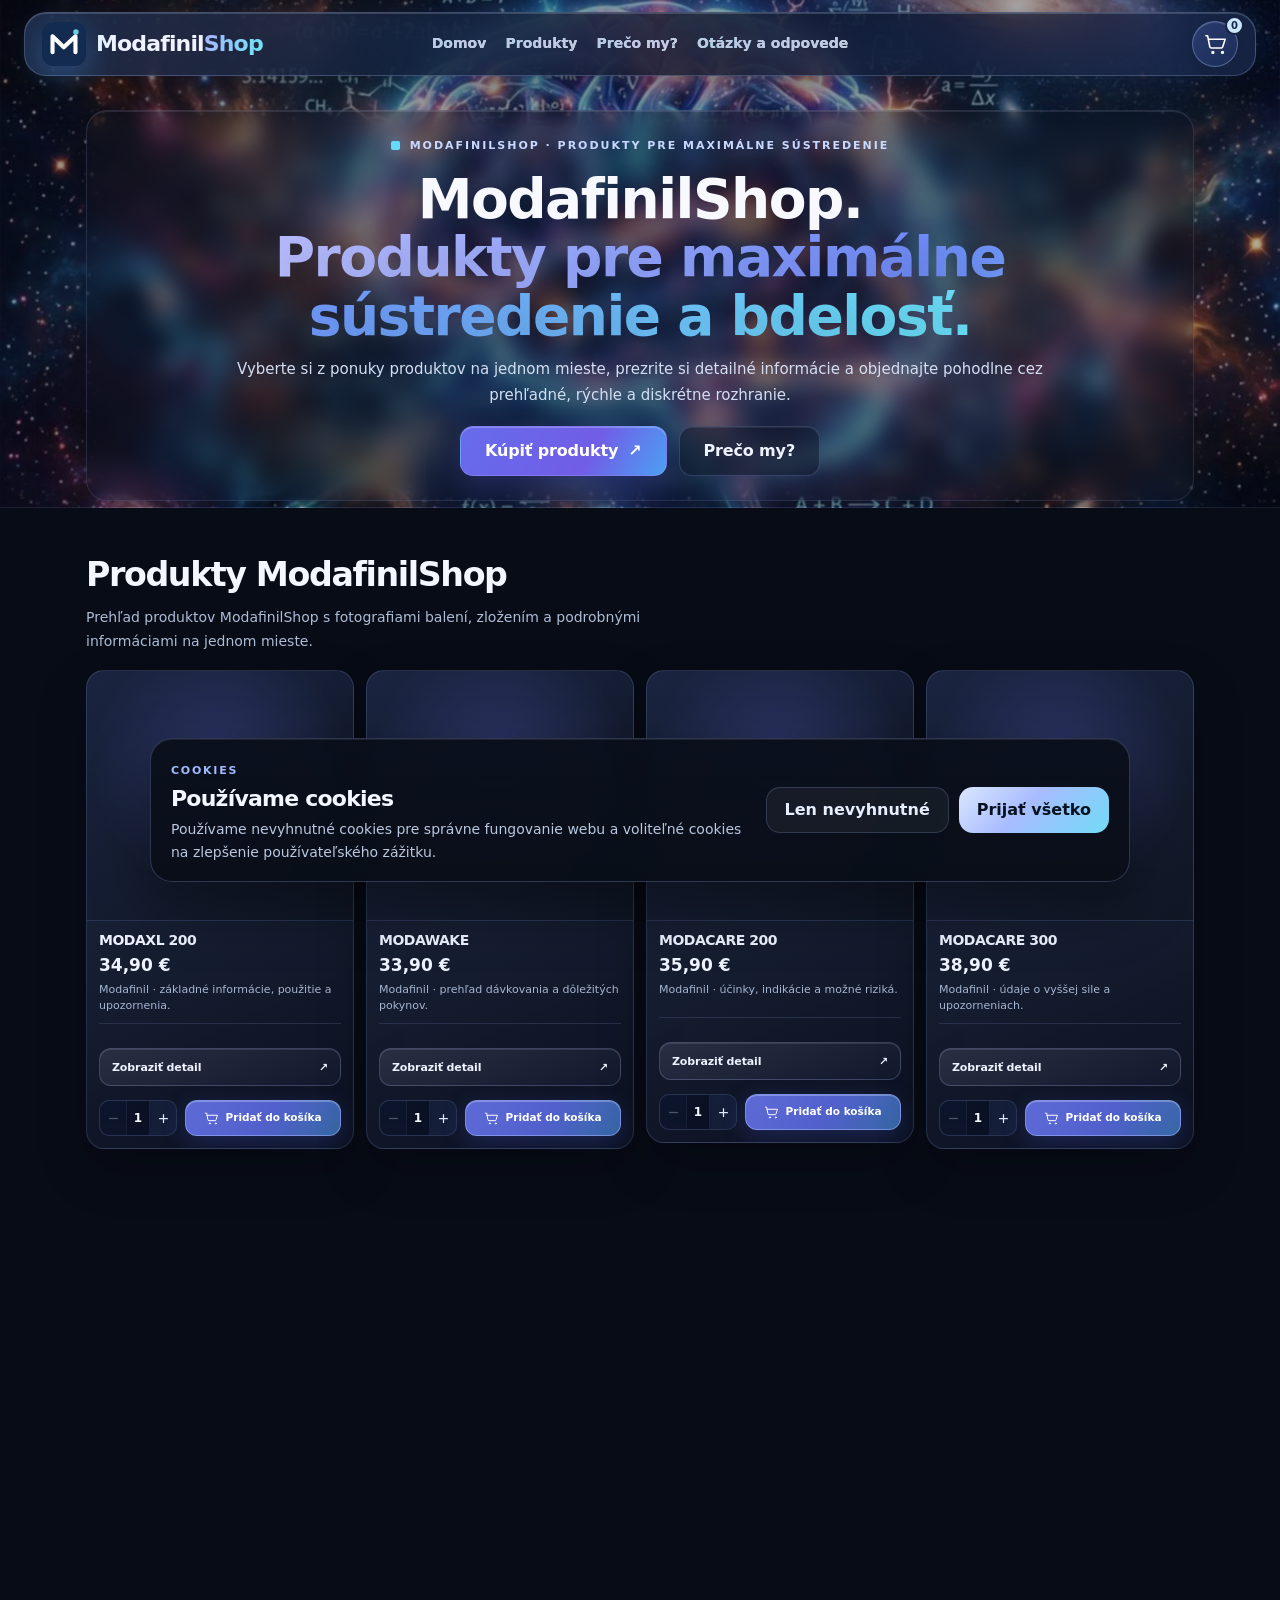
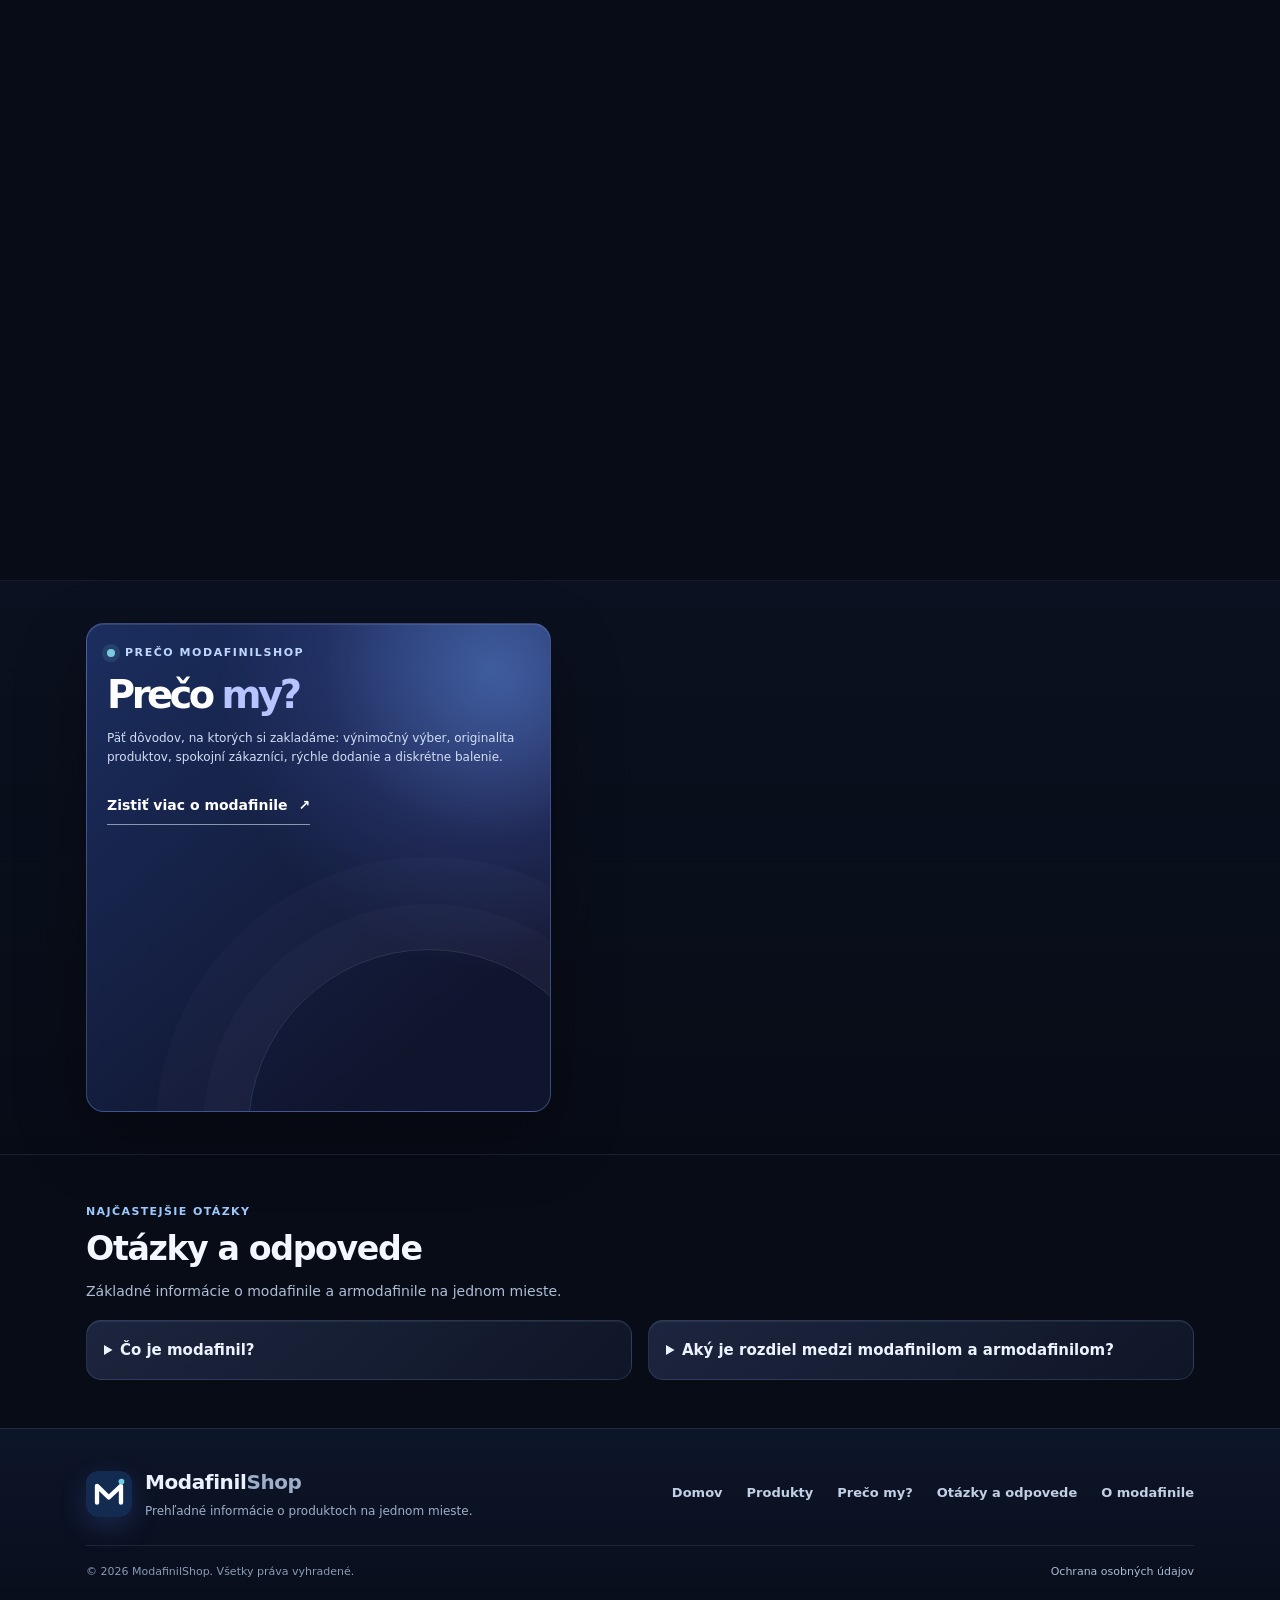
<file: index.html>
<!DOCTYPE html>

<html lang="sk">
<head>
<meta charset="utf-8"/>
<meta content="width=device-width, initial-scale=1.0" name="viewport"/>
<meta content="ModafinilShop: katalóg desiatich označení prípravkov, prehľad modafinilu a armodafinilu a informácie o bezpečnosti a právnom režime liekov." name="description"/>
<meta content="website" property="og:type"/>
<meta content="ModafinilShop" property="og:site_name"/>
<meta content="sk_SK" property="og:locale"/>
<meta content="ModafinilShop | Katalóg názvov prípravkov a informácie o modafinile" property="og:title"/>
<meta content="ModafinilShop: katalóg desiatich označení prípravkov, prehľad modafinilu a armodafinilu a informácie o bezpečnosti a právnom režime liekov." property="og:description"/>
<meta content="no-referrer" name="referrer"/>
<meta content="default-src 'self'; script-src 'self'; style-src 'self'; img-src 'self' data:; font-src 'self'; connect-src 'none'; object-src 'none'; base-uri 'self'; form-action 'self'" http-equiv="Content-Security-Policy"/>
<meta content="#070910" name="theme-color"/>
<title>ModafinilShop | Katalóg názvov prípravkov a informácie o modafinile</title>
<link href="assets/style.css" rel="stylesheet"/>
<link href="assets/clean.css" rel="stylesheet"/>
<link href="assets/images/favicon.png" rel="icon" type="image/png"/>
<link href="assets/dark-gloss.css" rel="stylesheet"/>
<link href="assets/cart-demo.css" rel="stylesheet"/>
<link href="assets/motion-effects.css" rel="stylesheet">
<link href="assets/cookie-consent.css" rel="stylesheet"/>
<link href="assets/premium-compact.css" rel="stylesheet"/></link></head>
<body class="information-site" data-cart-root="">
<header class="header">
<div class="container nav">
<a class="logo" href="index.html"><img alt="ModafinilShop logo" class="logo-image" src="assets/images/modafinilshop-mark.svg"/><span>Modafinil<span class="brand-accent">Shop</span></span></a>
<button aria-controls="site-navigation" aria-expanded="false" aria-label="Otvoriť menu" class="mobile-menu-toggle" data-action="toggle-menu" type="button"><svg aria-hidden="true" fill="none" height="22" stroke="currentColor" stroke-linecap="round" stroke-width="2" viewbox="0 0 24 24" width="22"><path d="M4 7h16M4 12h16M4 17h16"></path></svg></button>
<nav aria-label="Hlavná navigácia" class="nav-links" id="site-navigation">
<a href="index.html">Domov</a>
<a href="index.html#produkty">Produkty</a>
<a href="index.html#preco">Prečo my?</a>
<a href="index.html#faq">Otázky a odpovede</a>
</nav>
<button aria-controls="ms-cart-panel" aria-haspopup="dialog" aria-label="Otvoriť košík (0 kusov)" class="ms-cart-header" data-cart-open="" type="button"><svg aria-hidden="true" class="ms-cart-svg" fill="none" stroke="currentColor" stroke-linecap="round" stroke-linejoin="round" stroke-width="1.8" viewbox="0 0 24 24" xmlns="http://www.w3.org/2000/svg"><circle cx="9" cy="21" r="1"></circle><circle cx="20" cy="21" r="1"></circle><path d="M1 2h2l2.4 12.3a2 2 0 0 0 2 1.7h11a2 2 0 0 0 2-1.6L23 6H4"></path></svg><span class="ms-cart-count" data-cart-count="">0</span></button>
</div>
</header>
<div class="ms-top-scene">
<section class="hero hero-premium hero-vision hero-vision-single">
<div class="container hero-grid hero-grid-premium hero-grid-single">
<div class="hero-copy hero-copy-glass hero-copy-full"><div class="hero-eyebrow"><span aria-hidden="true" class="tiny-square"></span> MODAFINILSHOP · PRODUKTY PRE MAXIMÁLNE SÚSTREDENIE</div>
<h1>ModafinilShop.<br/><span class="hero-title-accent">Produkty pre maximálne sústredenie a bdelosť.</span></h1>
<p>Vyberte si z ponuky produktov na jednom mieste, prezrite si detailné informácie a objednajte pohodlne cez prehľadné, rýchle a diskrétne rozhranie.</p>
<div class="hero-buttons"><a class="btn btn-primary" href="#produkty">Kúpiť produkty <span aria-hidden="true">↗</span></a><a class="btn btn-secondary" href="#preco">Prečo my?</a></div></div>
</div>
</section>
</div>
<main>
<section class="section" id="produkty">
<div class="container">
<div class="section-head">
<div>
<h2 class="section-title">Produkty ModafinilShop</h2>
<p class="section-sub">Prehľad produktov ModafinilShop s fotografiami balení, zložením a podrobnými informáciami na jednom mieste.</p>
</div>
</div>
<div class="product-grid"><article class="card"><a aria-label="Otvoriť informačný profil MODAXL 200" href="products/modaxl-200.html"><div class="product-visual product-placeholder"><span class="badge">Označenie 200</span><img alt="MODAXL200 – fotografia balenia" decoding="async" height="320" loading="lazy" src="assets/images/modaxl-200-main.webp" width="400"/></div></a>
<div class="card-body"><h3>MODAXL 200</h3><div class="catalog-price">34,90 €</div><p>Modafinil · základné informácie, použitie a upozornenia.</p><div class="price-row"><span class="catalog-info"></span></div><div class="product-buy-row"><a class="btn btn-secondary catalog-detail-link" href="products/modaxl-200.html">Zobraziť detail <span aria-hidden="true">↗</span></a></div><div class="ms-card-purchase"><div aria-label="Počet kusov" class="ms-qty" data-qty-wrap="" data-slug="modaxl-200"><button aria-label="Znížiť počet kusov" data-qty-minus="" type="button"><svg aria-hidden="true" fill="none" stroke="currentColor" stroke-width="2" viewbox="0 0 24 24"><path d="M5 12h14"></path></svg></button><input aria-label="Počet kusov" data-qty-input="" inputmode="numeric" max="99" min="1" step="1" type="number" value="1"/><button aria-label="Zvýšiť počet kusov" data-qty-plus="" type="button"><svg aria-hidden="true" fill="none" stroke="currentColor" stroke-width="2" viewbox="0 0 24 24"><path d="M12 5v14M5 12h14"></path></svg></button></div><button class="ms-add-btn ms-add-btn-card" data-add-product="modaxl-200" type="button"><svg aria-hidden="true" class="ms-cart-svg" fill="none" stroke="currentColor" stroke-linecap="round" stroke-linejoin="round" stroke-width="1.8" viewbox="0 0 24 24" xmlns="http://www.w3.org/2000/svg"><circle cx="9" cy="21" r="1"></circle><circle cx="20" cy="21" r="1"></circle><path d="M1 2h2l2.4 12.3a2 2 0 0 0 2 1.7h11a2 2 0 0 0 2-1.6L23 6H4"></path></svg><span>Pridať do košíka</span></button></div></div></article><article class="card"><a aria-label="Otvoriť informačný profil MODAWAKE" href="products/modawake.html"><div class="product-visual product-placeholder"><span class="badge">Názov</span><img alt="MODAWAKE – fotografia balenia" decoding="async" height="320" loading="lazy" src="assets/images/modawake-main.webp" width="400"/></div></a>
<div class="card-body"><h3>MODAWAKE</h3><div class="catalog-price">33,90 €</div><p>Modafinil · prehľad dávkovania a dôležitých pokynov.</p><div class="price-row"><span class="catalog-info"></span></div><div class="product-buy-row"><a class="btn btn-secondary catalog-detail-link" href="products/modawake.html">Zobraziť detail <span aria-hidden="true">↗</span></a></div><div class="ms-card-purchase"><div aria-label="Počet kusov" class="ms-qty" data-qty-wrap="" data-slug="modawake"><button aria-label="Znížiť počet kusov" data-qty-minus="" type="button"><svg aria-hidden="true" fill="none" stroke="currentColor" stroke-width="2" viewbox="0 0 24 24"><path d="M5 12h14"></path></svg></button><input aria-label="Počet kusov" data-qty-input="" inputmode="numeric" max="99" min="1" step="1" type="number" value="1"/><button aria-label="Zvýšiť počet kusov" data-qty-plus="" type="button"><svg aria-hidden="true" fill="none" stroke="currentColor" stroke-width="2" viewbox="0 0 24 24"><path d="M12 5v14M5 12h14"></path></svg></button></div><button class="ms-add-btn ms-add-btn-card" data-add-product="modawake" type="button"><svg aria-hidden="true" class="ms-cart-svg" fill="none" stroke="currentColor" stroke-linecap="round" stroke-linejoin="round" stroke-width="1.8" viewbox="0 0 24 24" xmlns="http://www.w3.org/2000/svg"><circle cx="9" cy="21" r="1"></circle><circle cx="20" cy="21" r="1"></circle><path d="M1 2h2l2.4 12.3a2 2 0 0 0 2 1.7h11a2 2 0 0 0 2-1.6L23 6H4"></path></svg><span>Pridať do košíka</span></button></div></div></article><article class="card"><a aria-label="Otvoriť informačný profil MODACARE 200" href="products/modacare-200.html"><div class="product-visual product-placeholder"><span class="badge">Označenie 200</span><img alt="MODACARE200 – fotografia balenia" decoding="async" height="320" loading="lazy" src="assets/images/modacare-200-main.webp" width="400"/></div></a>
<div class="card-body"><h3>MODACARE 200</h3><div class="catalog-price">35,90 €</div><p>Modafinil · účinky, indikácie a možné riziká.</p><div class="price-row"><span class="catalog-info"></span></div><div class="product-buy-row"><a class="btn btn-secondary catalog-detail-link" href="products/modacare-200.html">Zobraziť detail <span aria-hidden="true">↗</span></a></div><div class="ms-card-purchase"><div aria-label="Počet kusov" class="ms-qty" data-qty-wrap="" data-slug="modacare-200"><button aria-label="Znížiť počet kusov" data-qty-minus="" type="button"><svg aria-hidden="true" fill="none" stroke="currentColor" stroke-width="2" viewbox="0 0 24 24"><path d="M5 12h14"></path></svg></button><input aria-label="Počet kusov" data-qty-input="" inputmode="numeric" max="99" min="1" step="1" type="number" value="1"/><button aria-label="Zvýšiť počet kusov" data-qty-plus="" type="button"><svg aria-hidden="true" fill="none" stroke="currentColor" stroke-width="2" viewbox="0 0 24 24"><path d="M12 5v14M5 12h14"></path></svg></button></div><button class="ms-add-btn ms-add-btn-card" data-add-product="modacare-200" type="button"><svg aria-hidden="true" class="ms-cart-svg" fill="none" stroke="currentColor" stroke-linecap="round" stroke-linejoin="round" stroke-width="1.8" viewbox="0 0 24 24" xmlns="http://www.w3.org/2000/svg"><circle cx="9" cy="21" r="1"></circle><circle cx="20" cy="21" r="1"></circle><path d="M1 2h2l2.4 12.3a2 2 0 0 0 2 1.7h11a2 2 0 0 0 2-1.6L23 6H4"></path></svg><span>Pridať do košíka</span></button></div></div></article><article class="card"><a aria-label="Otvoriť informačný profil MODACARE 300" href="products/modacare-300.html"><div class="product-visual product-placeholder"><span class="badge">Označenie 300</span><img alt="MODACARE300 – fotografia balenia" decoding="async" height="320" loading="lazy" src="assets/images/modacare-300-main.webp" width="400"/></div></a>
<div class="card-body"><h3>MODACARE 300</h3><div class="catalog-price">38,90 €</div><p>Modafinil · údaje o vyššej sile a upozorneniach.</p><div class="price-row"><span class="catalog-info"></span></div><div class="product-buy-row"><a class="btn btn-secondary catalog-detail-link" href="products/modacare-300.html">Zobraziť detail <span aria-hidden="true">↗</span></a></div><div class="ms-card-purchase"><div aria-label="Počet kusov" class="ms-qty" data-qty-wrap="" data-slug="modacare-300"><button aria-label="Znížiť počet kusov" data-qty-minus="" type="button"><svg aria-hidden="true" fill="none" stroke="currentColor" stroke-width="2" viewbox="0 0 24 24"><path d="M5 12h14"></path></svg></button><input aria-label="Počet kusov" data-qty-input="" inputmode="numeric" max="99" min="1" step="1" type="number" value="1"/><button aria-label="Zvýšiť počet kusov" data-qty-plus="" type="button"><svg aria-hidden="true" fill="none" stroke="currentColor" stroke-width="2" viewbox="0 0 24 24"><path d="M12 5v14M5 12h14"></path></svg></button></div><button class="ms-add-btn ms-add-btn-card" data-add-product="modacare-300" type="button"><svg aria-hidden="true" class="ms-cart-svg" fill="none" stroke="currentColor" stroke-linecap="round" stroke-linejoin="round" stroke-width="1.8" viewbox="0 0 24 24" xmlns="http://www.w3.org/2000/svg"><circle cx="9" cy="21" r="1"></circle><circle cx="20" cy="21" r="1"></circle><path d="M1 2h2l2.4 12.3a2 2 0 0 0 2 1.7h11a2 2 0 0 0 2-1.6L23 6H4"></path></svg><span>Pridať do košíka</span></button></div></div></article><article class="card"><a aria-label="Otvoriť informačný profil ARMODACARE 150" href="products/armodacare-150.html"><div class="product-visual product-placeholder"><span class="badge">Označenie 150</span><img alt="ARMODACARE150 – fotografia balenia" decoding="async" height="320" loading="lazy" src="assets/images/armodacare-150-main.webp" width="400"/></div></a>
<div class="card-body"><h3>ARMODACARE 150</h3><div class="catalog-price">36,90 €</div><p>Armodafinil · prehľad účinkov a lekárskeho využitia.</p><div class="price-row"><span class="catalog-info"></span></div><div class="product-buy-row"><a class="btn btn-secondary catalog-detail-link" href="products/armodacare-150.html">Zobraziť detail <span aria-hidden="true">↗</span></a></div><div class="ms-card-purchase"><div aria-label="Počet kusov" class="ms-qty" data-qty-wrap="" data-slug="armodacare-150"><button aria-label="Znížiť počet kusov" data-qty-minus="" type="button"><svg aria-hidden="true" fill="none" stroke="currentColor" stroke-width="2" viewbox="0 0 24 24"><path d="M5 12h14"></path></svg></button><input aria-label="Počet kusov" data-qty-input="" inputmode="numeric" max="99" min="1" step="1" type="number" value="1"/><button aria-label="Zvýšiť počet kusov" data-qty-plus="" type="button"><svg aria-hidden="true" fill="none" stroke="currentColor" stroke-width="2" viewbox="0 0 24 24"><path d="M12 5v14M5 12h14"></path></svg></button></div><button class="ms-add-btn ms-add-btn-card" data-add-product="armodacare-150" type="button"><svg aria-hidden="true" class="ms-cart-svg" fill="none" stroke="currentColor" stroke-linecap="round" stroke-linejoin="round" stroke-width="1.8" viewbox="0 0 24 24" xmlns="http://www.w3.org/2000/svg"><circle cx="9" cy="21" r="1"></circle><circle cx="20" cy="21" r="1"></circle><path d="M1 2h2l2.4 12.3a2 2 0 0 0 2 1.7h11a2 2 0 0 0 2-1.6L23 6H4"></path></svg><span>Pridať do košíka</span></button></div></div></article><article class="card"><a aria-label="Otvoriť informačný profil ARMODACARE 250" href="products/armodacare-250.html"><div class="product-visual product-placeholder"><span class="badge">Označenie 250</span><img alt="ARMODACARE250 – fotografia balenia" decoding="async" height="320" loading="lazy" src="assets/images/armodacare-250-main.webp" width="400"/></div></a>
<div class="card-body"><h3>ARMODACARE 250</h3><div class="catalog-price">39,90 €</div><p>Armodafinil · hlavné informácie vrátane bezpečnosti.</p><div class="price-row"><span class="catalog-info"></span></div><div class="product-buy-row"><a class="btn btn-secondary catalog-detail-link" href="products/armodacare-250.html">Zobraziť detail <span aria-hidden="true">↗</span></a></div><div class="ms-card-purchase"><div aria-label="Počet kusov" class="ms-qty" data-qty-wrap="" data-slug="armodacare-250"><button aria-label="Znížiť počet kusov" data-qty-minus="" type="button"><svg aria-hidden="true" fill="none" stroke="currentColor" stroke-width="2" viewbox="0 0 24 24"><path d="M5 12h14"></path></svg></button><input aria-label="Počet kusov" data-qty-input="" inputmode="numeric" max="99" min="1" step="1" type="number" value="1"/><button aria-label="Zvýšiť počet kusov" data-qty-plus="" type="button"><svg aria-hidden="true" fill="none" stroke="currentColor" stroke-width="2" viewbox="0 0 24 24"><path d="M12 5v14M5 12h14"></path></svg></button></div><button class="ms-add-btn ms-add-btn-card" data-add-product="armodacare-250" type="button"><svg aria-hidden="true" class="ms-cart-svg" fill="none" stroke="currentColor" stroke-linecap="round" stroke-linejoin="round" stroke-width="1.8" viewbox="0 0 24 24" xmlns="http://www.w3.org/2000/svg"><circle cx="9" cy="21" r="1"></circle><circle cx="20" cy="21" r="1"></circle><path d="M1 2h2l2.4 12.3a2 2 0 0 0 2 1.7h11a2 2 0 0 0 2-1.6L23 6H4"></path></svg><span>Pridať do košíka</span></button></div></div></article><article class="card"><a aria-label="Otvoriť informačný profil MODALERT 200" href="products/modalert-200.html"><div class="product-visual product-placeholder"><span class="badge">Označenie 200</span><img alt="MODALERT200 – fotografia balenia" decoding="async" height="320" loading="lazy" src="assets/images/modalert-200-main.webp" width="400"/></div></a>
<div class="card-body"><h3>MODALERT 200</h3><div class="catalog-price">37,90 €</div><p>Modafinil · použitie, dávkovanie a interakcie.</p><div class="price-row"><span class="catalog-info"></span></div><div class="product-buy-row"><a class="btn btn-secondary catalog-detail-link" href="products/modalert-200.html">Zobraziť detail <span aria-hidden="true">↗</span></a></div><div class="ms-card-purchase"><div aria-label="Počet kusov" class="ms-qty" data-qty-wrap="" data-slug="modalert-200"><button aria-label="Znížiť počet kusov" data-qty-minus="" type="button"><svg aria-hidden="true" fill="none" stroke="currentColor" stroke-width="2" viewbox="0 0 24 24"><path d="M5 12h14"></path></svg></button><input aria-label="Počet kusov" data-qty-input="" inputmode="numeric" max="99" min="1" step="1" type="number" value="1"/><button aria-label="Zvýšiť počet kusov" data-qty-plus="" type="button"><svg aria-hidden="true" fill="none" stroke="currentColor" stroke-width="2" viewbox="0 0 24 24"><path d="M12 5v14M5 12h14"></path></svg></button></div><button class="ms-add-btn ms-add-btn-card" data-add-product="modalert-200" type="button"><svg aria-hidden="true" class="ms-cart-svg" fill="none" stroke="currentColor" stroke-linecap="round" stroke-linejoin="round" stroke-width="1.8" viewbox="0 0 24 24" xmlns="http://www.w3.org/2000/svg"><circle cx="9" cy="21" r="1"></circle><circle cx="20" cy="21" r="1"></circle><path d="M1 2h2l2.4 12.3a2 2 0 0 0 2 1.7h11a2 2 0 0 0 2-1.6L23 6H4"></path></svg><span>Pridať do košíka</span></button></div></div></article><article class="card"><a aria-label="Otvoriť informačný profil WAKLERT" href="products/waklert.html"><div class="product-visual product-placeholder"><span class="badge">Názov</span><img alt="WAKLERT – fotografia balenia" decoding="async" height="320" loading="lazy" src="assets/images/waklert-main.webp" width="400"/></div></a>
<div class="card-body"><h3>WAKLERT</h3><div class="catalog-price">36,90 €</div><p>Armodafinil · informácie o užívaní a vedľajších účinkoch.</p><div class="price-row"><span class="catalog-info"></span></div><div class="product-buy-row"><a class="btn btn-secondary catalog-detail-link" href="products/waklert.html">Zobraziť detail <span aria-hidden="true">↗</span></a></div><div class="ms-card-purchase"><div aria-label="Počet kusov" class="ms-qty" data-qty-wrap="" data-slug="waklert"><button aria-label="Znížiť počet kusov" data-qty-minus="" type="button"><svg aria-hidden="true" fill="none" stroke="currentColor" stroke-width="2" viewbox="0 0 24 24"><path d="M5 12h14"></path></svg></button><input aria-label="Počet kusov" data-qty-input="" inputmode="numeric" max="99" min="1" step="1" type="number" value="1"/><button aria-label="Zvýšiť počet kusov" data-qty-plus="" type="button"><svg aria-hidden="true" fill="none" stroke="currentColor" stroke-width="2" viewbox="0 0 24 24"><path d="M12 5v14M5 12h14"></path></svg></button></div><button class="ms-add-btn ms-add-btn-card" data-add-product="waklert" type="button"><svg aria-hidden="true" class="ms-cart-svg" fill="none" stroke="currentColor" stroke-linecap="round" stroke-linejoin="round" stroke-width="1.8" viewbox="0 0 24 24" xmlns="http://www.w3.org/2000/svg"><circle cx="9" cy="21" r="1"></circle><circle cx="20" cy="21" r="1"></circle><path d="M1 2h2l2.4 12.3a2 2 0 0 0 2 1.7h11a2 2 0 0 0 2-1.6L23 6H4"></path></svg><span>Pridať do košíka</span></button></div></div></article><article class="card"><a aria-label="Otvoriť informačný profil MODVIGIL 200" href="products/modvigil-200.html"><div class="product-visual product-placeholder"><span class="badge">Označenie 200</span><img alt="MODVIGIL200 – fotografia balenia" decoding="async" height="320" loading="lazy" src="assets/images/modvigil-200-main.webp" width="400"/></div></a>
<div class="card-body"><h3>MODVIGIL 200</h3><div class="catalog-price">32,90 €</div><p>Modafinil · mechanizmus, užívanie a riziká.</p><div class="price-row"><span class="catalog-info"></span></div><div class="product-buy-row"><a class="btn btn-secondary catalog-detail-link" href="products/modvigil-200.html">Zobraziť detail <span aria-hidden="true">↗</span></a></div><div class="ms-card-purchase"><div aria-label="Počet kusov" class="ms-qty" data-qty-wrap="" data-slug="modvigil-200"><button aria-label="Znížiť počet kusov" data-qty-minus="" type="button"><svg aria-hidden="true" fill="none" stroke="currentColor" stroke-width="2" viewbox="0 0 24 24"><path d="M5 12h14"></path></svg></button><input aria-label="Počet kusov" data-qty-input="" inputmode="numeric" max="99" min="1" step="1" type="number" value="1"/><button aria-label="Zvýšiť počet kusov" data-qty-plus="" type="button"><svg aria-hidden="true" fill="none" stroke="currentColor" stroke-width="2" viewbox="0 0 24 24"><path d="M12 5v14M5 12h14"></path></svg></button></div><button class="ms-add-btn ms-add-btn-card" data-add-product="modvigil-200" type="button"><svg aria-hidden="true" class="ms-cart-svg" fill="none" stroke="currentColor" stroke-linecap="round" stroke-linejoin="round" stroke-width="1.8" viewbox="0 0 24 24" xmlns="http://www.w3.org/2000/svg"><circle cx="9" cy="21" r="1"></circle><circle cx="20" cy="21" r="1"></circle><path d="M1 2h2l2.4 12.3a2 2 0 0 0 2 1.7h11a2 2 0 0 0 2-1.6L23 6H4"></path></svg><span>Pridať do košíka</span></button></div></div></article><article class="card"><a aria-label="Otvoriť informačný profil ARTVIGIL" href="products/artvigil.html"><div class="product-visual product-placeholder"><span class="badge">Názov</span><img alt="ARTVIGIL – fotografia balenia" decoding="async" height="320" loading="lazy" src="assets/images/artvigil-main.webp" width="400"/></div></a>
<div class="card-body"><h3>ARTVIGIL</h3><div class="catalog-price">35,90 €</div><p>Armodafinil · medicínske informácie a upozornenia.</p><div class="price-row"><span class="catalog-info"></span></div><div class="product-buy-row"><a class="btn btn-secondary catalog-detail-link" href="products/artvigil.html">Zobraziť detail <span aria-hidden="true">↗</span></a></div><div class="ms-card-purchase"><div aria-label="Počet kusov" class="ms-qty" data-qty-wrap="" data-slug="artvigil"><button aria-label="Znížiť počet kusov" data-qty-minus="" type="button"><svg aria-hidden="true" fill="none" stroke="currentColor" stroke-width="2" viewbox="0 0 24 24"><path d="M5 12h14"></path></svg></button><input aria-label="Počet kusov" data-qty-input="" inputmode="numeric" max="99" min="1" step="1" type="number" value="1"/><button aria-label="Zvýšiť počet kusov" data-qty-plus="" type="button"><svg aria-hidden="true" fill="none" stroke="currentColor" stroke-width="2" viewbox="0 0 24 24"><path d="M12 5v14M5 12h14"></path></svg></button></div><button class="ms-add-btn ms-add-btn-card" data-add-product="artvigil" type="button"><svg aria-hidden="true" class="ms-cart-svg" fill="none" stroke="currentColor" stroke-linecap="round" stroke-linejoin="round" stroke-width="1.8" viewbox="0 0 24 24" xmlns="http://www.w3.org/2000/svg"><circle cx="9" cy="21" r="1"></circle><circle cx="20" cy="21" r="1"></circle><path d="M1 2h2l2.4 12.3a2 2 0 0 0 2 1.7h11a2 2 0 0 0 2-1.6L23 6H4"></path></svg><span>Pridať do košíka</span></button></div></div></article></div>
</div>
</section>
<section aria-labelledby="preco-nadpis" class="why-section" id="preco">
<div class="container">
<div class="why-layout">
<div class="why-intro">
<span class="why-kicker"><span aria-hidden="true" class="why-kicker-dot"></span> PREČO MODAFINILSHOP</span>
<h2 id="preco-nadpis">Prečo <span>my?</span></h2>
<p class="why-lead">Päť dôvodov, na ktorých si zakladáme: výnimočný výber, originalita produktov, spokojní zákazníci, rýchle dodanie a diskrétne balenie.</p>
<a class="why-link" href="modafinil-informacie.html">Zistiť viac o modafinile <span class="why-inline-icon">↗</span></a>
</div>
<div class="why-grid">
<article class="why-card">
<span class="why-icon why-icon-blue"><svg aria-hidden="true" class="bi bi-grid-3x3-gap" fill="none" focusable="false" stroke="currentColor" stroke-linecap="round" stroke-linejoin="round" stroke-width="1.7" viewbox="0 0 24 24"><rect height="8" rx="1.5" width="8" x="3" y="3"></rect><rect height="8" rx="1.5" width="8" x="13" y="3"></rect><rect height="8" rx="1.5" width="8" x="3" y="13"></rect><rect height="8" rx="1.5" width="8" x="13" y="13"></rect></svg></span>
<h3>Produkty, ktoré inde nenájdete</h3>
<p>Špecializovaný výber aj menej bežných značiek a variantov na jednom prehľadnom mieste.</p>
<span class="why-card-label">ŠPECIALIZOVANÝ VÝBER</span>
</article>
<article class="why-card">
<span class="why-icon why-icon-teal"><svg aria-hidden="true" class="bi bi-patch-check" fill="none" focusable="false" stroke="currentColor" stroke-linecap="round" stroke-linejoin="round" stroke-width="1.7" viewbox="0 0 24 24"><path d="m12 2 2.5 1.3 2.8-.2 1.3 2.5 2.4 1.5-.3 2.8 1.1 2.6-1.7 2.2-.2 2.8-2.7.9-1.7 2.2-2.7-.8-2.7.8-1.7-2.2-2.7-.9-.2-2.8-1.7-2.2 1.1-2.6-.3-2.8 2.4-1.5L6.7 3l2.8.2L12 2Z"></path><path d="m8.5 12 2.5 2.5 4.5-5"></path></svg></span>
<h3>Originálne produkty</h3>
<p>Dôraz na originalitu produktov, jasný pôvod a správne informácie o každom balení.</p>
<span class="why-card-label">ORIGINALITA A PÔVOD</span>
</article>
<article class="why-card">
<span class="why-icon why-icon-lavender"><svg aria-hidden="true" class="bi bi-people" fill="none" focusable="false" stroke="currentColor" stroke-linecap="round" stroke-linejoin="round" stroke-width="1.7" viewbox="0 0 24 24"><circle cx="9" cy="8" r="3"></circle><path d="M3 20v-2a6 6 0 0 1 12 0v2Z"></path><path d="M16 5a3 3 0 0 1 0 6M17 14a5 5 0 0 1 4 5v1"></path></svg></span>
<h3>Spokojní zákazníci</h3>
<p>Zakladáme si na dobrej komunikácii, spoľahlivom prístupe a spokojnosti našich zákazníkov.</p>
<span class="why-card-label">ZÁKAZNÍCKY PRÍSTUP</span>
</article>
<article class="why-card">
<span class="why-icon why-icon-sand"><svg aria-hidden="true" class="bi bi-truck" fill="none" focusable="false" stroke="currentColor" stroke-linecap="round" stroke-linejoin="round" stroke-width="1.7" viewbox="0 0 24 24"><path d="M2.5 5.5H14v11H2.5zM14 9h3.5l3.5 4v3.5H14z"></path><circle cx="6.5" cy="17.5" r="2"></circle><circle cx="17.5" cy="17.5" r="2"></circle><path d="M17.5 9v4h3.2"></path></svg></span>
<h3>Rýchle dodanie</h3>
<p>Záleží nám na rýchlom vybavení a jasných informáciách o doručení.</p>
<span class="why-card-label">EFEKTÍVNE VYBAVENIE</span>
</article>
<article class="why-card">
<span class="why-icon why-icon-blue"><svg aria-hidden="true" class="bi bi-shield-lock" fill="none" focusable="false" stroke="currentColor" stroke-linecap="round" stroke-linejoin="round" stroke-width="1.7" viewbox="0 0 24 24"><path d="M12 2 20 5v6c0 5-3.2 8.5-8 11-4.8-2.5-8-6-8-11V5l8-3Z"></path><rect height="5" rx="1" width="6" x="9" y="11"></rect><path d="M10.5 11V9a1.5 1.5 0 0 1 3 0v2"></path></svg></span>
<h3>Diskrétne balenie</h3>
<p>Dbáme na nenápadné balenie zásielok a rešpektovanie súkromia našich zákazníkov.</p>
<span class="why-card-label">DISKRÉTNOSŤ A SÚKROMIE</span>
</article>
</div>
</div>
</div>
</section>
<section aria-labelledby="faq-title" class="section faq-section" id="faq"><div class="container"><div class="section-head"><div><div class="eyebrow">NAJČASTEJŠIE OTÁZKY</div><h2 class="section-title" id="faq-title">Otázky a odpovede</h2><p class="section-sub">Základné informácie o modafinile a armodafinile na jednom mieste.</p></div></div><div class="faq-grid">
<details class="faq-item"><summary>Čo je modafinil?</summary><p>Modafinil je liečivo, ktoré sa používa pri vybraných poruchách bdelosti podľa rozhodnutia lekára. Nie je určené na svojvoľné zlepšovanie výkonu či sústredenia.</p></details>
<details class="faq-item"><summary>Aký je rozdiel medzi modafinilom a armodafinilom?</summary><p>Ide o príbuzné, ale nie identické liečivá. O vhodnosti konkrétneho lieku, jeho účinkoch a dávkovaní rozhoduje lekár; vzájomné zamieňanie nie je vhodné bez odbornej konzultácie.</p></details>


</div></div></section></main>
<footer class="footer footer-premium"><div class="container footer-premium-inner"><div class="footer-premium-top"><div class="footer-brand"><img alt="ModafinilShop logo" class="footer-logo" src="assets/images/modafinilshop-mark.svg"/><div class="footer-brand-text"><strong>Modafinil<span>Shop</span></strong><span>Prehľadné informácie o produktoch na jednom mieste.</span></div></div><nav class="footer-premium-nav" aria-label="Navigácia v pätičke"><a href="index.html">Domov</a><a href="index.html#produkty">Produkty</a><a href="index.html#preco">Prečo my?</a><a href="index.html#faq">Otázky a odpovede</a><a href="modafinil-informacie.html">O modafinile</a></nav></div><div class="footer-premium-bottom"><span>© 2026 ModafinilShop. Všetky práva vyhradené.</span><a href="ochrana-osobnych-udajov.html">Ochrana osobných údajov</a></div></div></footer>
<script defer="" src="assets/navigation.js"></script>
<div class="ms-cart-backdrop" data-cart-backdrop="" hidden=""></div>
<aside aria-labelledby="ms-cart-title" aria-modal="true" class="ms-cart-panel" id="ms-cart-panel" inert="" role="dialog">
<div class="ms-cart-top"><div><span class="ms-cart-overline">MODAFINILSHOP</span><h2 id="ms-cart-title">Váš košík <span data-cart-heading-count="">(0)</span></h2></div><button aria-label="Zavrieť košík" class="ms-cart-x" data-cart-close="" type="button"><svg aria-hidden="true" fill="none" stroke="currentColor" stroke-width="2" viewbox="0 0 24 24"><path d="M5 5l14 14M19 5 5 19"></path></svg></button></div>
<div class="ms-cart-note"><span class="ms-cart-dot"></span> Rýchly košík · skontrolujte vybrané produkty a pokračujte k objednávke</div>
<div aria-live="polite" class="ms-cart-scroll" data-cart-items=""></div>
<div class="ms-cart-bottom"><div class="ms-cart-summary"><span>Počet kusov spolu</span><strong data-cart-total="">0 ks</strong></div><p>Vybrané produkty si môžete skontrolovať tu a v ďalšom kroku pokračovať k objednávke.</p><div class="ms-cart-actions"><a class="ms-cart-checkout" href="checkout.html">Pokračovať k objednávke <span aria-hidden="true">→</span></a><button class="ms-cart-continue" data-cart-close="" type="button">Pokračovať v prehliadaní</button></div><button class="ms-cart-clear" data-cart-clear="" type="button">Vyprázdniť košík</button></div>
</aside>
<div aria-live="polite" class="ms-cart-toast" data-cart-toast="" role="status"></div>
<script defer="" src="assets/cart-demo.js"></script>
<script defer="" src="assets/motion-effects.js"></script>
<div class="cookie-consent" data-cookie-banner="" hidden=""><div class="cookie-card"><div><span class="cookie-eyebrow">COOKIES</span><h3>Používame cookies</h3><p>Používame nevyhnutné cookies pre správne fungovanie webu a voliteľné cookies na zlepšenie používateľského zážitku.</p></div><div class="cookie-actions"><button class="cookie-btn cookie-btn-secondary" data-cookie-reject="" type="button">Len nevyhnutné</button><button class="cookie-btn cookie-btn-primary" data-cookie-accept="" type="button">Prijať všetko</button></div></div></div>
<script defer="" src="assets/cookie-consent.js"></script>
</body>
</html>
</file>
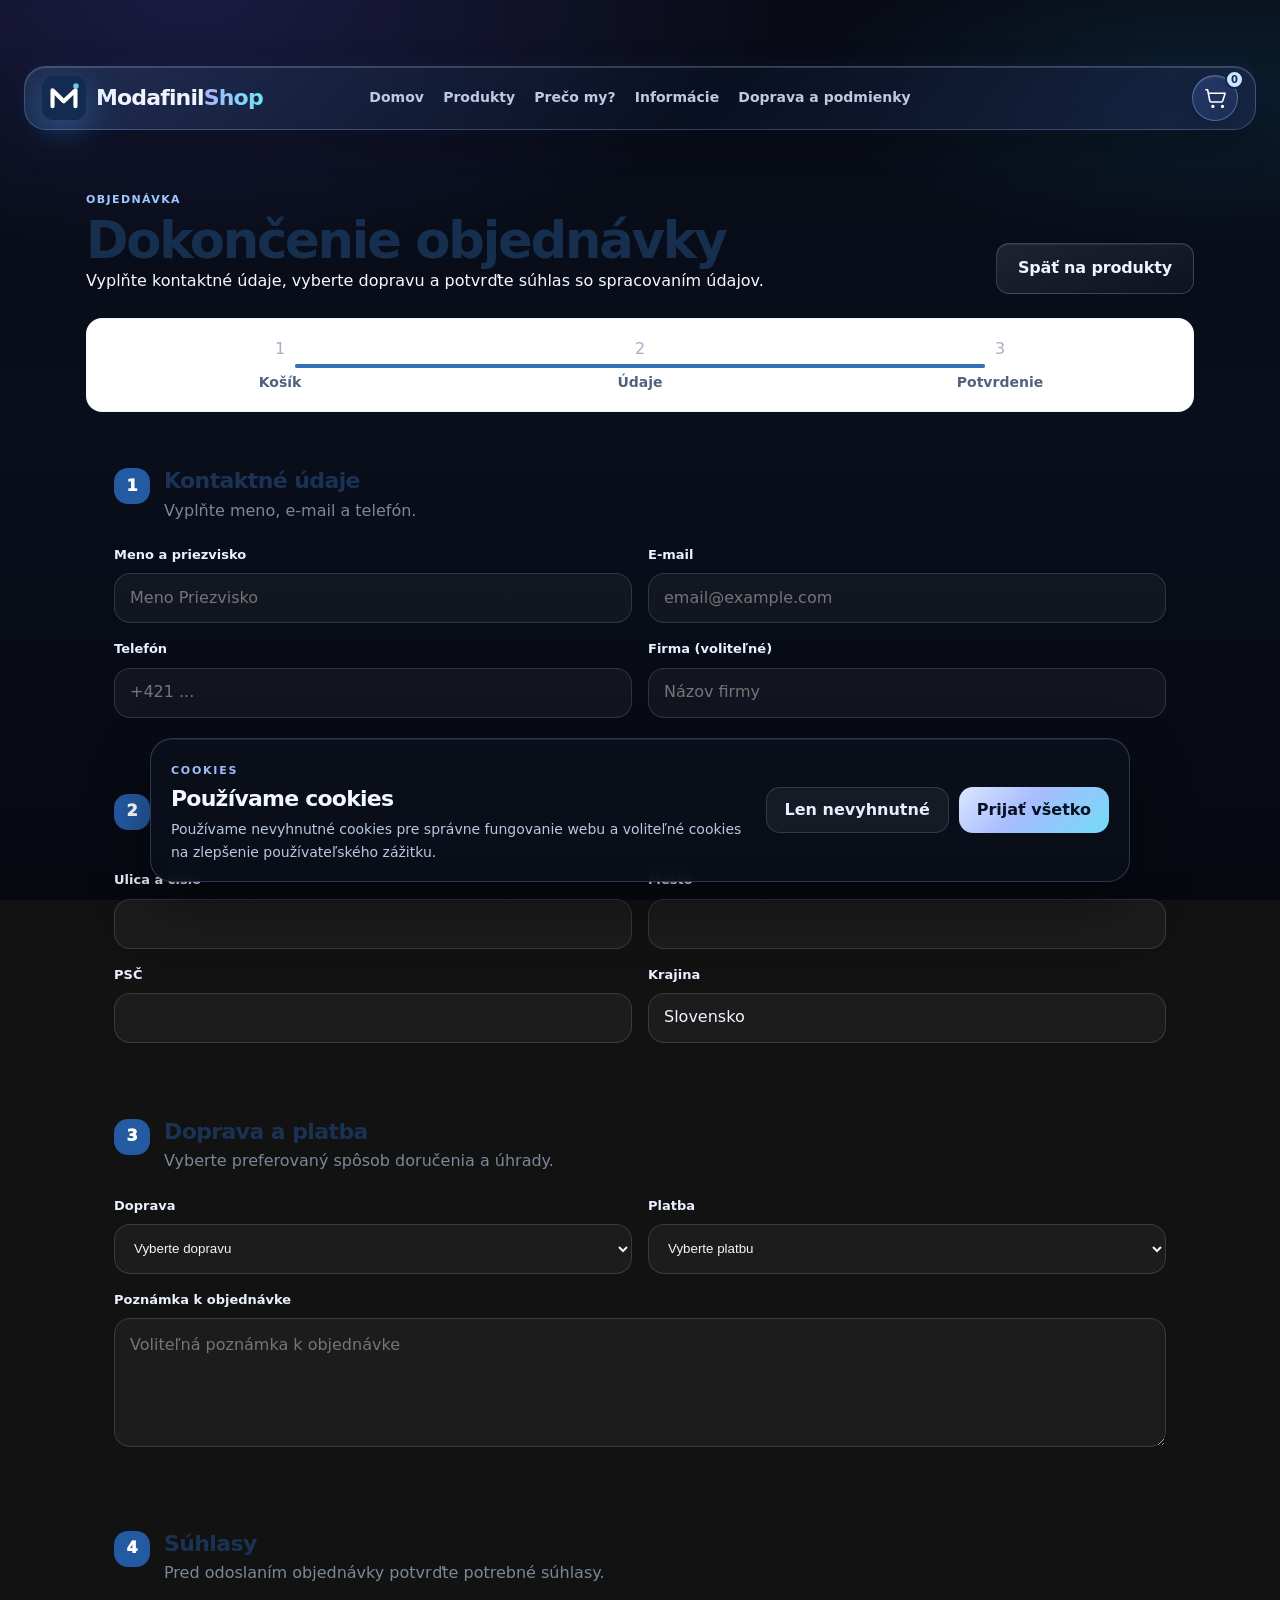
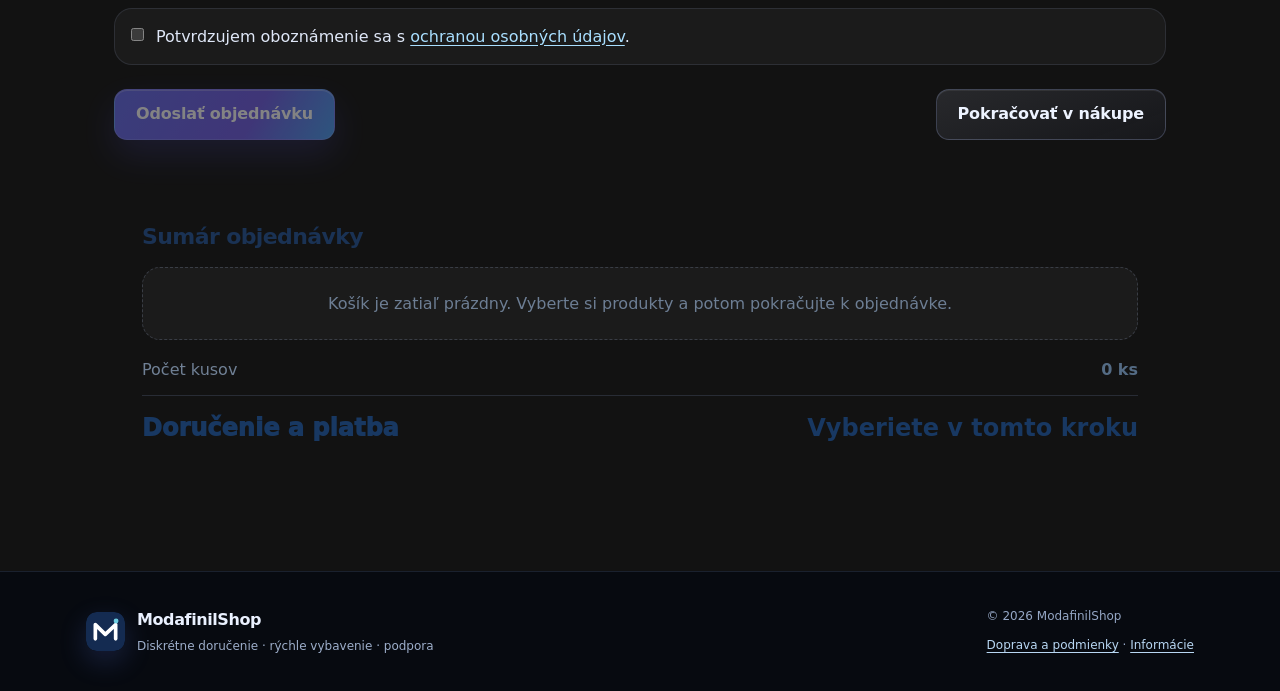
<file: checkout.html>
<!DOCTYPE html>
<html lang="sk"><head><meta charset="utf-8"/><meta name="viewport" content="width=device-width, initial-scale=1.0"/><meta name="description" content="Objednávka produktov ModafinilShop."/><meta http-equiv="Content-Security-Policy" content="default-src 'self'; script-src 'self'; style-src 'self'; img-src 'self' data:; font-src 'self'; connect-src 'none'; object-src 'none'; base-uri 'self'; form-action 'self'"/><meta name="theme-color" content="#070910"/><title>ModafinilShop | Objednávka</title><link href="assets/style.css" rel="stylesheet"/><link href="assets/clean.css" rel="stylesheet"/><link href="assets/dark-gloss.css" rel="stylesheet"/><link href="assets/cart-demo.css" rel="stylesheet"/><link href="assets/cookie-consent.css" rel="stylesheet"/><link href="assets/images/favicon.png" rel="icon" type="image/png"/><link rel="stylesheet" href="assets/premium-compact.css"></head><body class="information-site checkout-flow-page"><header class="header"><div class="container nav"><a class="logo" href="index.html"><img alt="ModafinilShop logo" class="logo-image" src="assets/images/modafinilshop-mark.svg"/><span>Modafinil<span class="brand-accent">Shop</span></span></a><button aria-controls="site-navigation" aria-expanded="false" aria-label="Otvoriť menu" class="mobile-menu-toggle" data-action="toggle-menu" type="button"><svg aria-hidden="true" fill="none" height="22" stroke="currentColor" stroke-linecap="round" stroke-width="2" viewBox="0 0 24 24" width="22"><path d="M4 7h16M4 12h16M4 17h16"></path></svg></button><nav aria-label="Hlavná navigácia" class="nav-links" id="site-navigation"><a href="index.html">Domov</a><a href="index.html#produkty">Produkty</a><a href="index.html#preco">Prečo my?</a><a href="modafinil-informacie.html">Informácie</a><a href="bezpecny-vydaj.html">Doprava a podmienky</a></nav><button type="button" class="ms-cart-header" data-cart-open aria-label="Otvoriť košík (0 kusov)" aria-controls="ms-cart-panel" aria-haspopup="dialog"><svg xmlns="http://www.w3.org/2000/svg" class="ms-cart-svg" viewBox="0 0 24 24" fill="none" stroke="currentColor" stroke-width="1.8" stroke-linecap="round" stroke-linejoin="round" aria-hidden="true"><circle cx="9" cy="21" r="1"/><circle cx="20" cy="21" r="1"/><path d="M1 2h2l2.4 12.3a2 2 0 0 0 2 1.7h11a2 2 0 0 0 2-1.6L23 6H4"/></svg><span class="ms-cart-count" data-cart-count>0</span></button></div></header><main class="section checkout-flow-page"><div class="container"><div class="checkout-flow-header"><div><span class="eyebrow">OBJEDNÁVKA</span><h1>Dokončenie objednávky</h1><p>Vyplňte kontaktné údaje, vyberte dopravu a potvrďte súhlas so spracovaním údajov.</p></div><a href="index.html#produkty" class="btn btn-secondary">Späť na produkty</a></div><div class="checkout-progress" data-step="3"><div class="progress-step is-active"><span>1</span><strong>Košík</strong></div><div class="progress-line"><span></span></div><div class="progress-step is-active"><span>2</span><strong>Údaje</strong></div><div class="progress-line"><span></span></div><div class="progress-step is-active"><span>3</span><strong>Potvrdenie</strong></div></div><div class="checkout-step-layout"><form class="checkout-main" data-checkout-form><section class="checkout-block"><div class="checkout-block-head"><div class="checkout-step">1</div><div><h2>Kontaktné údaje</h2><p>Vyplňte meno, e‑mail a telefón.</p></div></div><div class="form-grid"><div><label for="meno">Meno a priezvisko</label><input id="meno" name="meno" required placeholder="Meno Priezvisko"></div><div><label for="email">E‑mail</label><input id="email" name="email" type="email" required placeholder="email@example.com"></div><div><label for="telefon">Telefón</label><input id="telefon" name="telefon" required placeholder="+421 ..."></div><div><label for="firma">Firma (voliteľné)</label><input id="firma" name="firma" placeholder="Názov firmy"></div></div></section><section class="checkout-block"><div class="checkout-block-head"><div class="checkout-step">2</div><div><h2>Doručovacia adresa</h2><p>Zadajte adresu pre doručenie zásielky.</p></div></div><div class="form-grid"><div><label for="ulica">Ulica a číslo</label><input id="ulica" name="ulica" required></div><div><label for="mesto">Mesto</label><input id="mesto" name="mesto" required></div><div><label for="psc">PSČ</label><input id="psc" name="psc" required></div><div><label for="krajina">Krajina</label><input id="krajina" name="krajina" required value="Slovensko"></div></div></section><section class="checkout-block"><div class="checkout-block-head"><div class="checkout-step">3</div><div><h2>Doprava a platba</h2><p>Vyberte preferovaný spôsob doručenia a úhrady.</p></div></div><div class="form-grid"><div><label for="doprava">Doprava</label><select id="doprava" name="doprava" required><option value="">Vyberte dopravu</option><option>Packeta - výdajné miesto</option><option>Packeta - kuriér na adresu</option><option>Diskrétne doručenie kuriérom</option></select></div><div><label for="platba">Platba</label><select id="platba" name="platba" required><option value="">Vyberte platbu</option><option>Dobierka</option><option>Bankový prevod</option><option>Online platba kartou</option></select></div><div class="full"><label for="poznamka">Poznámka k objednávke</label><textarea id="poznamka" name="poznamka" rows="4" placeholder="Voliteľná poznámka k objednávke"></textarea></div></div></section><section class="checkout-block"><div class="checkout-block-head"><div class="checkout-step">4</div><div><h2>Súhlasy</h2><p>Pred odoslaním objednávky potvrďte potrebné súhlasy.</p></div></div><div class="consent-list"><label class="consent-item"><input type="checkbox" name="privacy_acknowledged" required><span>Potvrdzujem oboznámenie sa s <a href="ochrana-osobnych-udajov.html">ochranou osobných údajov</a>.</span></label></div><div class="checkout-nav-actions"><button type="submit" class="btn btn-primary">Odoslať objednávku</button><a href="index.html#produkty" class="btn btn-secondary">Pokračovať v nákupe</a></div></section></form><aside class="checkout-sidebar"><div class="checkout-block"><h2>Sumár objednávky</h2><div class="checkout-items" data-checkout-items></div><div class="checkout-total-list"><div class="checkout-total-row"><span>Počet kusov</span><strong data-checkout-total>0 ks</strong></div><div class="checkout-total-final"><span>Doručenie a platba</span><strong>Vyberiete v tomto kroku</strong></div></div></div><div class="checkout-block" data-checkout-success hidden><div class="checkout-block-head"><div class="checkout-step">✓</div><div><h2>Objednávka bola pripravená</h2><p>Formulár bol úspešne odoslaný v rámci prezentačného rozhrania. Ďakujeme za prejavený záujem.</p></div></div><div class="checkout-nav-actions"><a href="index.html" class="btn btn-primary">Späť na domov</a></div></div></aside></div></div></main><footer class="footer"><div class="container footer-grid"><div class="footer-brand"><img alt="ModafinilShop logo" class="footer-logo" src="assets/images/modafinilshop-mark.svg"/><div class="footer-brand-text"><strong>ModafinilShop</strong><span>Diskrétne doručenie · rýchle vybavenie · podpora</span></div></div><div class="footer-note"><span>© 2026 ModafinilShop</span><span><a href="bezpecny-vydaj.html">Doprava a podmienky</a> · <a href="modafinil-informacie.html">Informácie</a></span></div></div></footer><script defer src="assets/navigation.js"></script><div class="ms-cart-backdrop" data-cart-backdrop hidden></div><aside class="ms-cart-panel" id="ms-cart-panel" aria-labelledby="ms-cart-title" aria-modal="true" role="dialog" inert><div class="ms-cart-top"><div><span class="ms-cart-overline">MODAFINILSHOP</span><h2 id="ms-cart-title">Váš košík <span data-cart-heading-count>(0)</span></h2></div><button type="button" class="ms-cart-x" data-cart-close aria-label="Zavrieť košík"><svg viewBox="0 0 24 24" fill="none" stroke="currentColor" stroke-width="2" aria-hidden="true"><path d="M5 5l14 14M19 5 5 19"/></svg></button></div><div class="ms-cart-note"><span class="ms-cart-dot"></span> Rýchly košík · skontrolujte vybrané produkty a pokračujte k objednávke</div><div class="ms-cart-scroll" data-cart-items aria-live="polite"></div><div class="ms-cart-bottom"><div class="ms-cart-summary"><span>Počet kusov spolu</span><strong data-cart-total>0 ks</strong></div><p>Vybrané produkty si môžete skontrolovať tu a v ďalšom kroku pokračovať k objednávke.</p><div class="ms-cart-actions"><a class="ms-cart-checkout" href="checkout.html">Pokračovať k objednávke <span aria-hidden="true">→</span></a><button class="ms-cart-continue" data-cart-close type="button">Pokračovať v prehliadaní</button></div><button class="ms-cart-clear" data-cart-clear type="button">Vyprázdniť košík</button></div></aside><div class="ms-cart-toast" role="status" aria-live="polite" data-cart-toast></div><div class="cookie-consent" data-cookie-banner hidden><div class="cookie-card"><div><span class="cookie-eyebrow">COOKIES</span><h3>Používame cookies</h3><p>Používame nevyhnutné cookies pre správne fungovanie webu a voliteľné cookies na zlepšenie používateľského zážitku.</p></div><div class="cookie-actions"><button type="button" class="cookie-btn cookie-btn-secondary" data-cookie-reject>Len nevyhnutné</button><button type="button" class="cookie-btn cookie-btn-primary" data-cookie-accept>Prijať všetko</button></div></div></div><script defer src="assets/cart-demo.js"></script><script defer src="assets/checkout.js"></script><script defer src="assets/cookie-consent.js"></script></body></html>
</file>
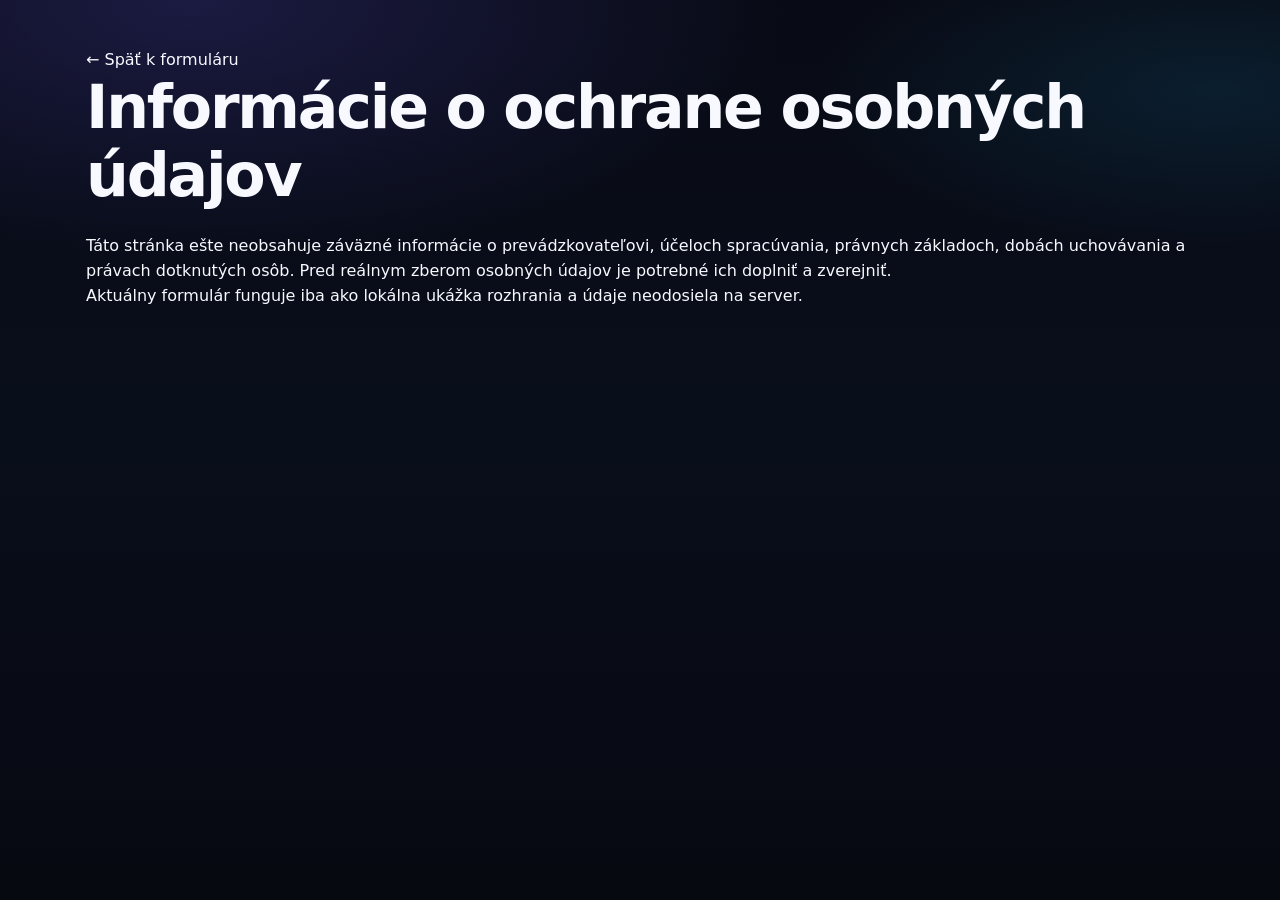
<file: ochrana-osobnych-udajov.html>
<!doctype html><html lang="sk"><head><meta charset="utf-8"><meta name="viewport" content="width=device-width,initial-scale=1"><title>Ochrana osobných údajov | ModafinilShop</title><link rel="stylesheet" href="assets/style.css"><link rel="stylesheet" href="assets/clean.css"><link rel="stylesheet" href="assets/dark-gloss.css"><link rel="stylesheet" href="assets/premium-compact.css"></head><body class="information-site"><main class="section"><div class="container" style="max-width:760px"><a href="checkout.html">← Späť k formuláru</a><h1>Informácie o ochrane osobných údajov</h1><p>Táto stránka ešte neobsahuje záväzné informácie o prevádzkovateľovi, účeloch spracúvania, právnych základoch, dobách uchovávania a právach dotknutých osôb. Pred reálnym zberom osobných údajov je potrebné ich doplniť a zverejniť.</p><p>Aktuálny formulár funguje iba ako lokálna ukážka rozhrania a údaje neodosiela na server.</p></div></main></body></html>
</file>
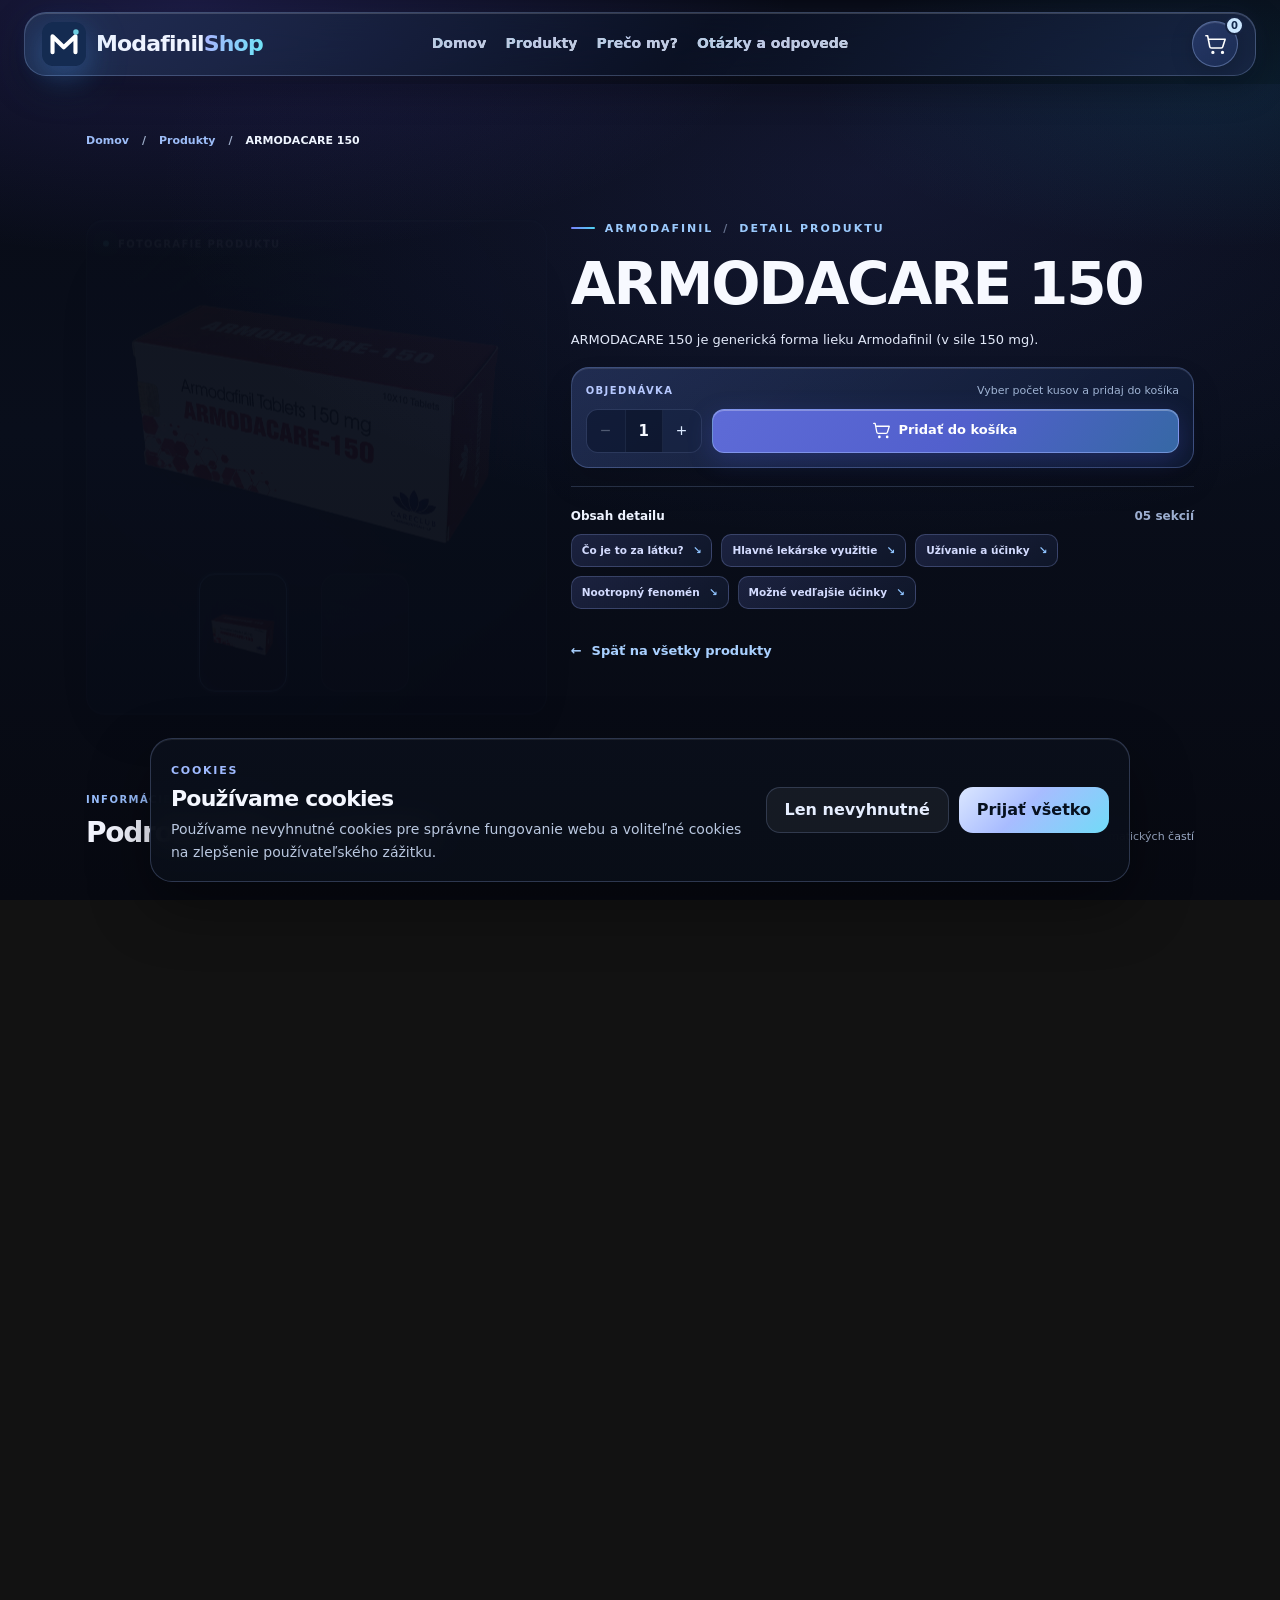
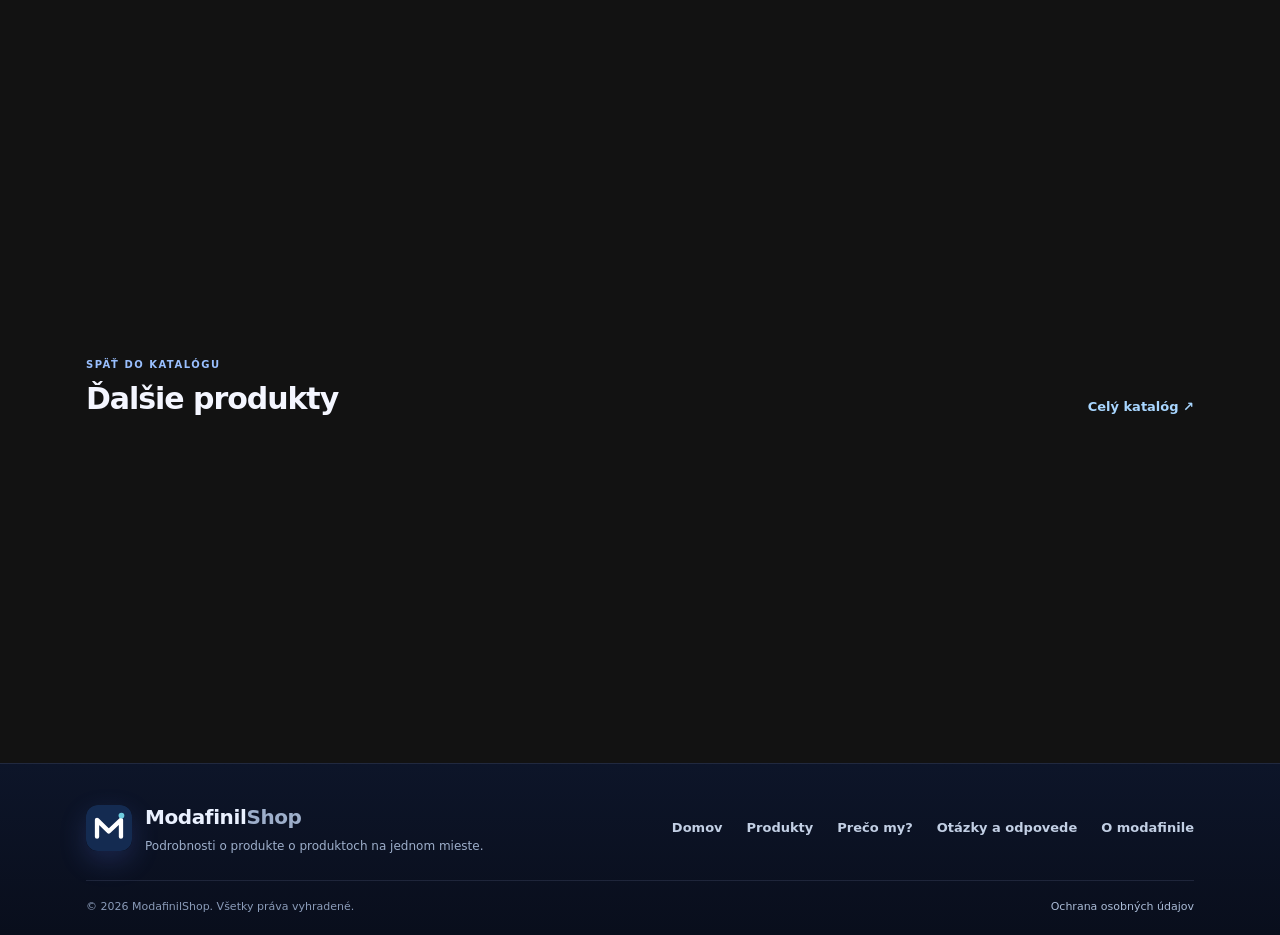
<file: products/armodacare-150.html>
<!doctype html>
<html lang="sk">
<head>
<meta charset="utf-8">
<meta name="viewport" content="width=device-width, initial-scale=1">
<meta name="description" content="ARMODACARE 150 je generická forma lieku Armodafinil (v sile 150 mg).">
<meta property="og:type" content="article">
<meta property="og:site_name" content="ModafinilShop">
<meta property="og:locale" content="sk_SK">
<meta property="og:title" content="ARMODACARE 150 – informácie o prípravku | ModafinilShop">
<meta property="og:description" content="ARMODACARE 150 je generická forma lieku Armodafinil (v sile 150 mg).">
<meta name="theme-color" content="#070910">
<meta name="referrer" content="no-referrer">
<meta http-equiv="Content-Security-Policy" content="default-src 'self'; script-src 'self'; style-src 'self'; img-src 'self' data:; font-src 'self'; connect-src 'none'; object-src 'none'; base-uri 'self'; form-action 'self'">
<title>ARMODACARE 150 – zloženie, použitie, dávkovanie a upozornenia | ModafinilShop</title>
<link rel="icon" href="../assets/images/favicon.png" type="image/png">
<link rel="stylesheet" href="../assets/style.css">
<link rel="stylesheet" href="../assets/clean.css">
<link rel="stylesheet" href="../assets/product-detail.css">
<link rel="stylesheet" href="../assets/dark-gloss.css">
<link href="../assets/cart-demo.css" rel="stylesheet"/>
<link href="../assets/motion-effects.css" rel="stylesheet"/>
<link href="../assets/cookie-consent.css" rel="stylesheet"/>
<link rel="stylesheet" href="../assets/photo-gallery.css"/>
<link rel="stylesheet" href="../assets/premium-compact.css"></head>
<body data-cart-root="../" class="information-site editorial-product-page">
<header class="header">
<div class="container nav">
<a class="logo" href="../index.html"><img alt="ModafinilShop logo" class="logo-image" src="../assets/images/modafinilshop-mark.svg"/><span>Modafinil<span class="brand-accent">Shop</span></span></a>
<button aria-controls="site-navigation" aria-expanded="false" aria-label="Otvoriť menu" class="mobile-menu-toggle" data-action="toggle-menu" type="button"><svg aria-hidden="true" fill="none" height="22" stroke="currentColor" stroke-linecap="round" stroke-width="2" viewbox="0 0 24 24" width="22"><path d="M4 7h16M4 12h16M4 17h16"></path></svg></button>
<nav aria-label="Hlavná navigácia" class="nav-links" id="site-navigation">
<a href="../index.html">Domov</a>
<a href="../index.html#produkty">Produkty</a>
<a href="../index.html#preco">Prečo my?</a>
<a href="../index.html#faq">Otázky a odpovede</a>

</nav>
<button type="button" class="ms-cart-header" data-cart-open aria-label="Otvoriť košík (0 kusov)" aria-controls="ms-cart-panel" aria-haspopup="dialog"><svg xmlns="http://www.w3.org/2000/svg" class="ms-cart-svg" viewBox="0 0 24 24" fill="none" stroke="currentColor" stroke-width="1.8" stroke-linecap="round" stroke-linejoin="round" aria-hidden="true"><circle cx="9" cy="21" r="1"/><circle cx="20" cy="21" r="1"/><path d="M1 2h2l2.4 12.3a2 2 0 0 0 2 1.7h11a2 2 0 0 0 2-1.6L23 6H4"/></svg><span class="ms-cart-count" data-cart-count>0</span></button>
</div>
</header>
<main id="obsah" class="pd-main">
<div class="container">
  <nav class="pd-crumbs" aria-label="Navigačná cesta"><a href="../index.html">Domov</a><span aria-hidden="true">/</span><a href="../index.html#produkty">Produkty</a><span aria-hidden="true">/</span><span aria-current="page">ARMODACARE 150</span></nav>
  <div class="pd-hero">
    <div class="pd-picture-col">
      <div class="pd-picture-card ms-photo-gallery"><div class="pd-photo-label"><span class="pd-photo-dot"></span> FOTOGRAFIE PRODUKTU</div><img class="ms-gallery-main" src="../assets/images/armodacare-150-main.webp" alt="ARMODACARE150 – fotografia balenia" width="400" height="320" decoding="async" fetchpriority="high"><div class="ms-photo-thumbs"><button class="ms-photo-thumb is-active" type="button" data-photo-src="../assets/images/armodacare-150-main.webp" aria-label="Zobraziť balenie produktu ARMODACARE150" aria-pressed="true"><img src="../assets/images/armodacare-150-main.webp" alt="Balenie ARMODACARE150" loading="lazy" decoding="async"></button><button class="ms-photo-thumb" type="button" data-photo-src="../assets/images/armodacare-150-blister.webp" aria-label="Zobraziť blister produktu ARMODACARE150" aria-pressed="false"><img src="../assets/images/armodacare-150-blister.webp" alt="Blister ARMODACARE150" loading="lazy" decoding="async"></button></div></div>
    </div>
    <div class="pd-intro-col">
       <div class="pd-kicker"><span class="pd-kicker-line"></span> ARMODAFINIL <span class="pd-kicker-sep">/</span> DETAIL PRODUKTU</div>
       <h1>ARMODACARE 150</h1>
       <div class="pd-intro-body"><p class="provided-line">ARMODACARE 150 je generická forma lieku Armodafinil (v sile 150 mg).</p></div>
<section class="ms-detail-purchase" aria-label="Pridanie do košíka"><div class="ms-detail-purchase-head"><span class="ms-detail-label">OBJEDNÁVKA</span><span class="ms-detail-sub">Vyber počet kusov a pridaj do košíka</span></div><div class="ms-detail-purchase-row"><div class="ms-qty" data-qty-wrap data-slug="armodacare-150" aria-label="Počet kusov"><button type="button" data-qty-minus aria-label="Znížiť počet kusov"><svg viewBox="0 0 24 24" fill="none" stroke="currentColor" stroke-width="2" aria-hidden="true"><path d="M5 12h14"/></svg></button><input type="number" inputmode="numeric" min="1" max="99" step="1" value="1" data-qty-input aria-label="Počet kusov"/><button type="button" data-qty-plus aria-label="Zvýšiť počet kusov"><svg viewBox="0 0 24 24" fill="none" stroke="currentColor" stroke-width="2" aria-hidden="true"><path d="M12 5v14M5 12h14"/></svg></button></div><button type="button" class="ms-add-btn ms-add-btn-detail" data-add-product="armodacare-150"><svg xmlns="http://www.w3.org/2000/svg" class="ms-cart-svg" viewBox="0 0 24 24" fill="none" stroke="currentColor" stroke-width="1.8" stroke-linecap="round" stroke-linejoin="round" aria-hidden="true"><circle cx="9" cy="21" r="1"/><circle cx="20" cy="21" r="1"/><path d="M1 2h2l2.4 12.3a2 2 0 0 0 2 1.7h11a2 2 0 0 0 2-1.6L23 6H4"/></svg><span>Pridať do košíka</span></button></div></section>
       <div class="pd-nav-area"><div class="pd-nav-title">Obsah detailu <span>05 sekcií</span></div><nav class="pd-jump" aria-label="Sekcie profilu"><a href="#info-1" class="jump-chip">Čo je to za látku?<span aria-hidden="true">↘</span></a><a href="#info-2" class="jump-chip">Hlavné lekárske využitie<span aria-hidden="true">↘</span></a><a href="#info-3" class="jump-chip">Užívanie a účinky<span aria-hidden="true">↘</span></a><a href="#info-4" class="jump-chip">Nootropný fenomén<span aria-hidden="true">↘</span></a><a href="#info-5" class="jump-chip">Možné vedľajšie účinky<span aria-hidden="true">↘</span></a></nav></div>
       <a href="../index.html#produkty" class="pd-back-link"><span aria-hidden="true">←</span> Späť na všetky produkty</a>
    </div>
  </div>
  <section class="pd-content" aria-labelledby="pd-overview-title">
    <div class="pd-content-heading"><div><span class="pd-mini-overline">INFORMÁCIE O PRODUKTE</span><h2 id="pd-overview-title">Podrobnosti o produkte</h2></div><span class="pd-content-counter">5 tematických častí</span></div>
    <div class="pd-matrix"><section class="detail-section-row" id="info-1" aria-labelledby="section-name-1">
          <div class="detail-row-label"><span class="detail-icon"><svg class="detail-svg" aria-hidden="true" viewBox="0 0 24 24" fill="none" stroke="currentColor" stroke-width="1.65" stroke-linecap="round" stroke-linejoin="round"><path d="M2 12h4l3-6 4 12 3-6h6"/></svg></span>
            <h3 id="section-name-1" class="provided-line">​Čo je to za látku?</h3></div>
          <div class="detail-row-body"><p class="provided-line">​Armodafinil je liek na podporu bdělosti (tzv. eugeroik). Ide o čistý R-enantiomér známeho modafinilu. To znamená, že obsahuje aktívnejšiu zložku modafinilu, vďaka čomu má často dlhší a stabilnejší účinok. </p></div>
        </section><section class="detail-section-row" id="info-2" aria-labelledby="section-name-2">
          <div class="detail-row-label"><span class="detail-icon"><svg class="detail-svg" aria-hidden="true" viewBox="0 0 24 24" fill="none" stroke="currentColor" stroke-width="1.65" stroke-linecap="round" stroke-linejoin="round"><path d="M9 3h6v5h5v6h-5v7H9v-7H4V8h5z"/></svg></span>
            <h3 id="section-name-2" class="provided-line">​Hlavné lekárske využitie</h3></div>
          <div class="detail-row-body"><p class="provided-line">​Liek sa primárne predpisuje dospelým ľuďom, ktorí trpia nadmernou denný ospalosťou spojenou s:</p>
<p class="provided-line provided-bullet">• ​Narkolepsiou (chronická porucha spánku spôsobiaca náhle záchvaty spánku).</p>
<p class="provided-line provided-bullet">• ​Obštruktívnym spánkovým apnoe (OSA) (ako doplnková liečba na zvládnutie zvyškovej ospalosťou napriek používaniu dýchacích prístrojov).</p>
<p class="provided-line provided-bullet">• ​Poruchou spánku u ľudí pracujúcich na zmeny (Shift Work Sleep Disorder – SWSD).</p></div>
        </section><section class="detail-section-row" id="info-3" aria-labelledby="section-name-3">
          <div class="detail-row-label"><span class="detail-icon"><svg class="detail-svg" aria-hidden="true" viewBox="0 0 24 24" fill="none" stroke="currentColor" stroke-width="1.65" stroke-linecap="round" stroke-linejoin="round"><circle cx="12" cy="12" r="9"/><path d="M12 7v6l4 2"/></svg></span>
            <h3 id="section-name-3" class="provided-line">​Užívanie a účinky</h3></div>
          <div class="detail-row-body"><p class="provided-line provided-bullet">• ​Dávkovanie: Sila 150 mg sa často používa ako štandardná udržiavacia alebo začiatočná dávka.</p>
<p class="provided-line provided-bullet">• ​Časovanie: Zvyčajne sa užíva ráno jednorazovo, aby potlačil únavu počas dňa. V prípade práce na zmeny sa užíva približne hodinu pred začiatkom pracovnej zmeny.</p>
<p class="provided-line provided-bullet">• ​Trvanie: Účinok zvyčajne pretrváva 10 až 12 hodín. Nesmie sa užívať neskôr popoludní alebo večer, pretože môže spôsobiť nespavosť.</p></div>
        </section><section class="detail-section-row" id="info-4" aria-labelledby="section-name-4">
          <div class="detail-row-label"><span class="detail-icon"><svg class="detail-svg" aria-hidden="true" viewBox="0 0 24 24" fill="none" stroke="currentColor" stroke-width="1.65" stroke-linecap="round" stroke-linejoin="round"><path d="M2 12h4l3-6 4 12 3-6h6"/></svg></span>
            <h3 id="section-name-4" class="provided-line">​Nootropný fenomén</h3></div>
          <div class="detail-row-body"><p class="provided-line">​Vzhľadom na to, že zlepšuje bdelosť, koncentráciu a kognitívne funkcie, sa armodafinil (vrátane značiek ako Armodacare, Waklert či Artvigil) často neoficiálne vyhľadáva aj ako tzv. smart drug (nootropikum) študentmi, manažérami či ľuďmi pracujúcimi pod tlakom na zvýšenie produktivity. </p></div>
        </section><section class="detail-section-row" id="info-5" aria-labelledby="section-name-5">
          <div class="detail-row-label"><span class="detail-icon"><svg class="detail-svg" aria-hidden="true" viewBox="0 0 24 24" fill="none" stroke="currentColor" stroke-width="1.65" stroke-linecap="round" stroke-linejoin="round"><path d="M12 3 2.5 20h19L12 3Z"/><path d="M12 9v5m0 3h.01"/></svg></span>
            <h3 id="section-name-5" class="provided-line">​Možné vedľajšie účinky</h3></div>
          <div class="detail-row-body"><p class="provided-line">​Hoci ho mnohí dobre znášajú, môžu sa objaviť vedľajšie účinky typické pre stimulanty:</p>
<p class="provided-line provided-bullet">• ​Bolesť hlavy</p>
<p class="provided-line provided-bullet">• ​Nespavosť alebo problémy so zaspávaním</p>
<p class="provided-line provided-bullet">• ​Nervozita, úzkosť alebo búšenie srdca</p>
<p class="provided-line provided-bullet">• ​Nevoľnosť, sucho v ústach alebo závraty.</p></div>
        </section></div>
  </section>
  <section class="pd-related" aria-labelledby="related-heading"><div class="pd-related-heading"><div><span class="pd-mini-overline">SPÄŤ DO KATALÓGU</span><h2 id="related-heading">Ďalšie produkty</h2></div><a href="../index.html#produkty">Celý katalóg <span aria-hidden="true">↗</span></a></div><div class="pd-related-cards"><a class="pd-related-card" href="modaxl-200.html"><div class="pd-related-card-media"><img src="../assets/images/modaxl-200-main.webp" alt="MODAXL 200" loading="lazy" decoding="async"></div><div class="pd-related-card-body"><strong>MODAXL 200</strong><span class="pd-related-card-price">34,90 €</span><span class="pd-related-card-cta">Zobraziť detail <span aria-hidden="true">↗</span></span></div></a><a class="pd-related-card" href="modawake.html"><div class="pd-related-card-media"><img src="../assets/images/modawake-main.webp" alt="MODAWAKE" loading="lazy" decoding="async"></div><div class="pd-related-card-body"><strong>MODAWAKE</strong><span class="pd-related-card-price">33,90 €</span><span class="pd-related-card-cta">Zobraziť detail <span aria-hidden="true">↗</span></span></div></a><a class="pd-related-card" href="modacare-200.html"><div class="pd-related-card-media"><img src="../assets/images/modacare-200-main.webp" alt="MODACARE 200" loading="lazy" decoding="async"></div><div class="pd-related-card-body"><strong>MODACARE 200</strong><span class="pd-related-card-price">35,90 €</span><span class="pd-related-card-cta">Zobraziť detail <span aria-hidden="true">↗</span></span></div></a><a class="pd-related-card" href="modacare-300.html"><div class="pd-related-card-media"><img src="../assets/images/modacare-300-main.webp" alt="MODACARE 300" loading="lazy" decoding="async"></div><div class="pd-related-card-body"><strong>MODACARE 300</strong><span class="pd-related-card-price">38,90 €</span><span class="pd-related-card-cta">Zobraziť detail <span aria-hidden="true">↗</span></span></div></a></div></section>
</div></main>
<footer class="footer footer-premium"><div class="container footer-premium-inner"><div class="footer-premium-top"><div class="footer-brand"><img alt="ModafinilShop logo" class="footer-logo" src="../assets/images/modafinilshop-mark.svg"/><div class="footer-brand-text"><strong>Modafinil<span>Shop</span></strong><span>Podrobnosti o produkte o produktoch na jednom mieste.</span></div></div><nav class="footer-premium-nav" aria-label="Navigácia v pätičke"><a href="../index.html">Domov</a><a href="../index.html#produkty">Produkty</a><a href="../index.html#preco">Prečo my?</a><a href="../index.html#faq">Otázky a odpovede</a><a href="../modafinil-informacie.html">O modafinile</a></nav></div><div class="footer-premium-bottom"><span>© 2026 ModafinilShop. Všetky práva vyhradené.</span><a href="../ochrana-osobnych-udajov.html">Ochrana osobných údajov</a></div></div></footer>
<script defer src="../assets/navigation.js"></script>
<div class="ms-cart-backdrop" data-cart-backdrop hidden></div>
<aside class="ms-cart-panel" id="ms-cart-panel" aria-labelledby="ms-cart-title" aria-modal="true" role="dialog" inert>
  <div class="ms-cart-top"><div><span class="ms-cart-overline">MODAFINILSHOP</span><h2 id="ms-cart-title">Váš košík <span data-cart-heading-count>(0)</span></h2></div><button type="button" class="ms-cart-x" data-cart-close aria-label="Zavrieť košík"><svg viewBox="0 0 24 24" fill="none" stroke="currentColor" stroke-width="2" aria-hidden="true"><path d="M5 5l14 14M19 5 5 19"/></svg></button></div>
  <div class="ms-cart-note"><span class="ms-cart-dot"></span> Rýchly košík · skontrolujte vybrané produkty a pokračujte k objednávke</div>
  <div class="ms-cart-scroll" data-cart-items aria-live="polite"></div>
  <div class="ms-cart-bottom"><div class="ms-cart-summary"><span>Počet kusov spolu</span><strong data-cart-total>0 ks</strong></div><p>Vybrané produkty si môžete skontrolovať tu a v ďalšom kroku pokračovať k objednávke.</p><div class="ms-cart-actions"><a class="ms-cart-checkout" href="../checkout.html">Pokračovať k objednávke <span aria-hidden="true">→</span></a><button class="ms-cart-continue" data-cart-close type="button">Pokračovať v prehliadaní</button></div><button class="ms-cart-clear" data-cart-clear type="button">Vyprázdniť košík</button></div>
</aside>
<div class="ms-cart-toast" role="status" aria-live="polite" data-cart-toast></div>
<script defer src="../assets/cart-demo.js"></script>
<script defer src="../assets/motion-effects.js"></script>
<script defer src="../assets/photo-gallery.js"></script>
<div class="cookie-consent" data-cookie-banner hidden><div class="cookie-card"><div><span class="cookie-eyebrow">COOKIES</span><h3>Používame cookies</h3><p>Používame nevyhnutné cookies pre správne fungovanie webu a voliteľné cookies na zlepšenie používateľského zážitku.</p></div><div class="cookie-actions"><button type="button" class="cookie-btn cookie-btn-secondary" data-cookie-reject>Len nevyhnutné</button><button type="button" class="cookie-btn cookie-btn-primary" data-cookie-accept>Prijať všetko</button></div></div></div>
<script defer src="../assets/cookie-consent.js"></script>
</body></html>
</file>
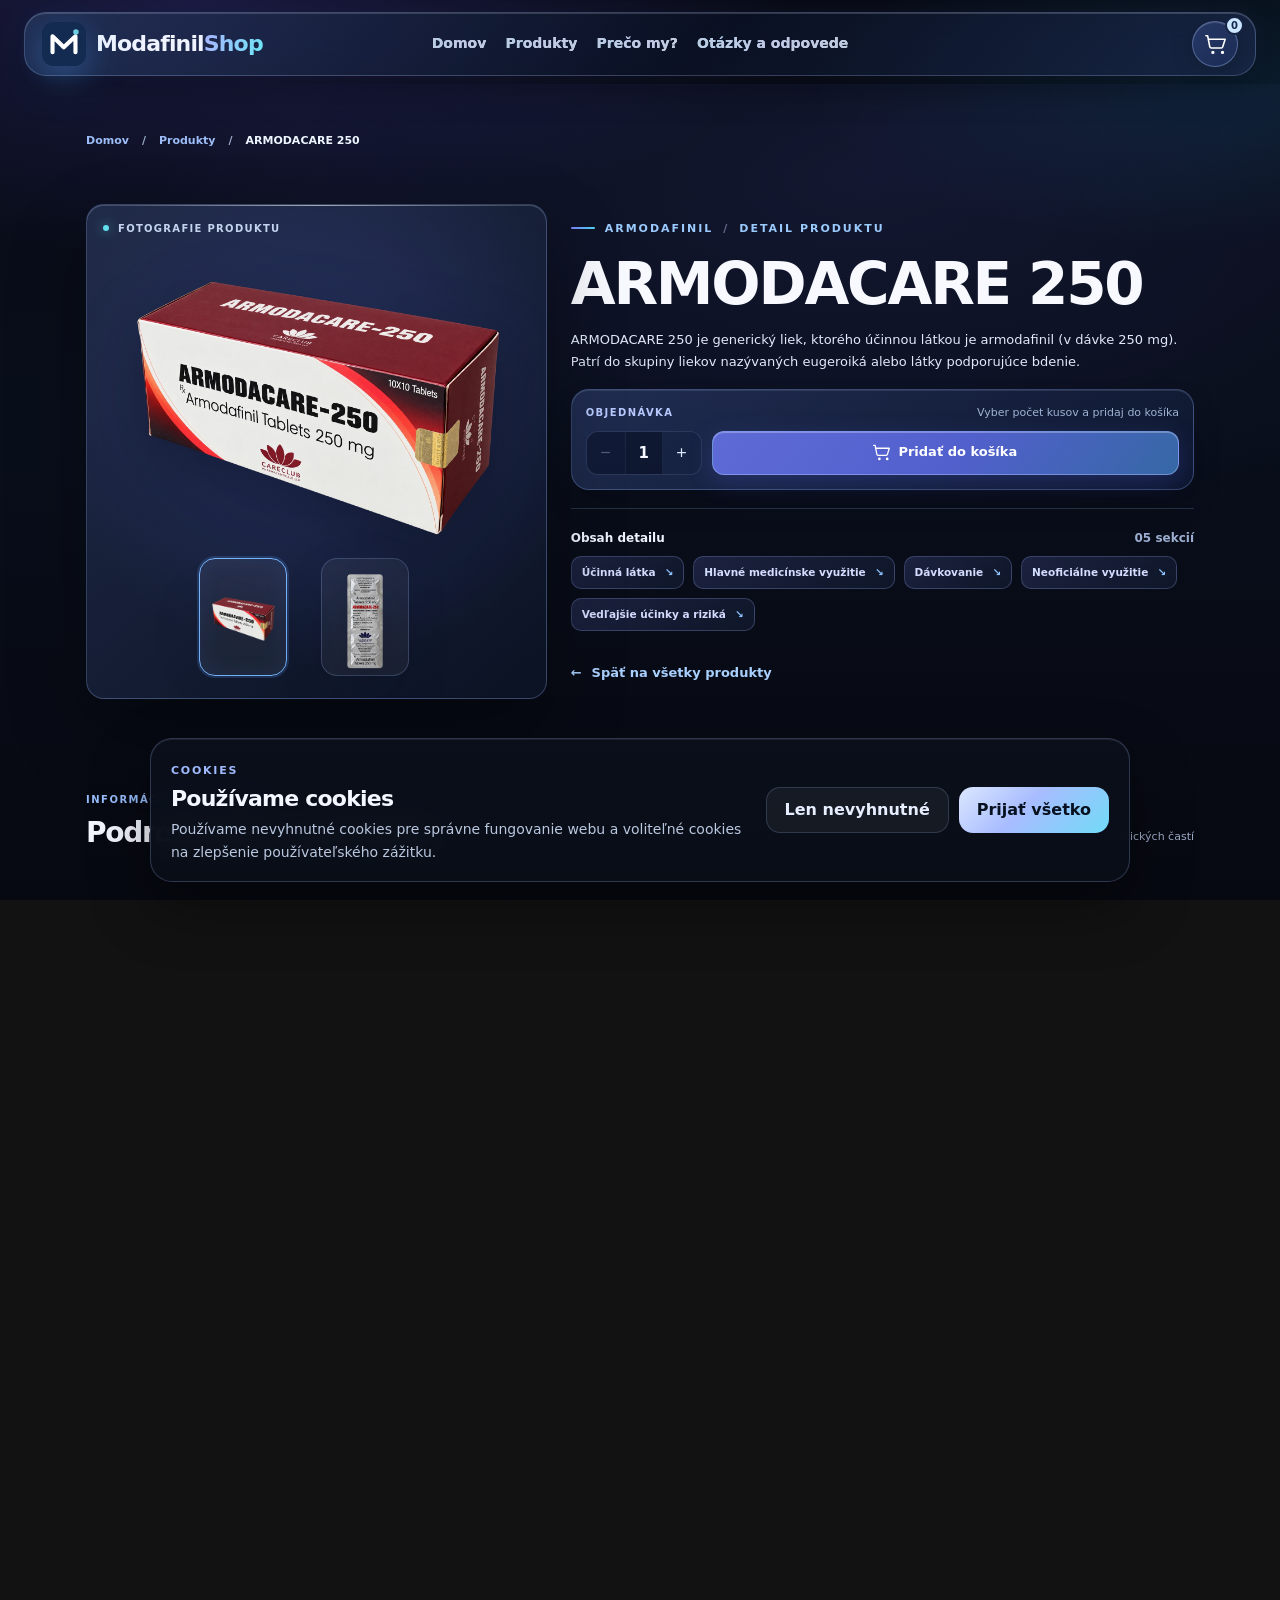
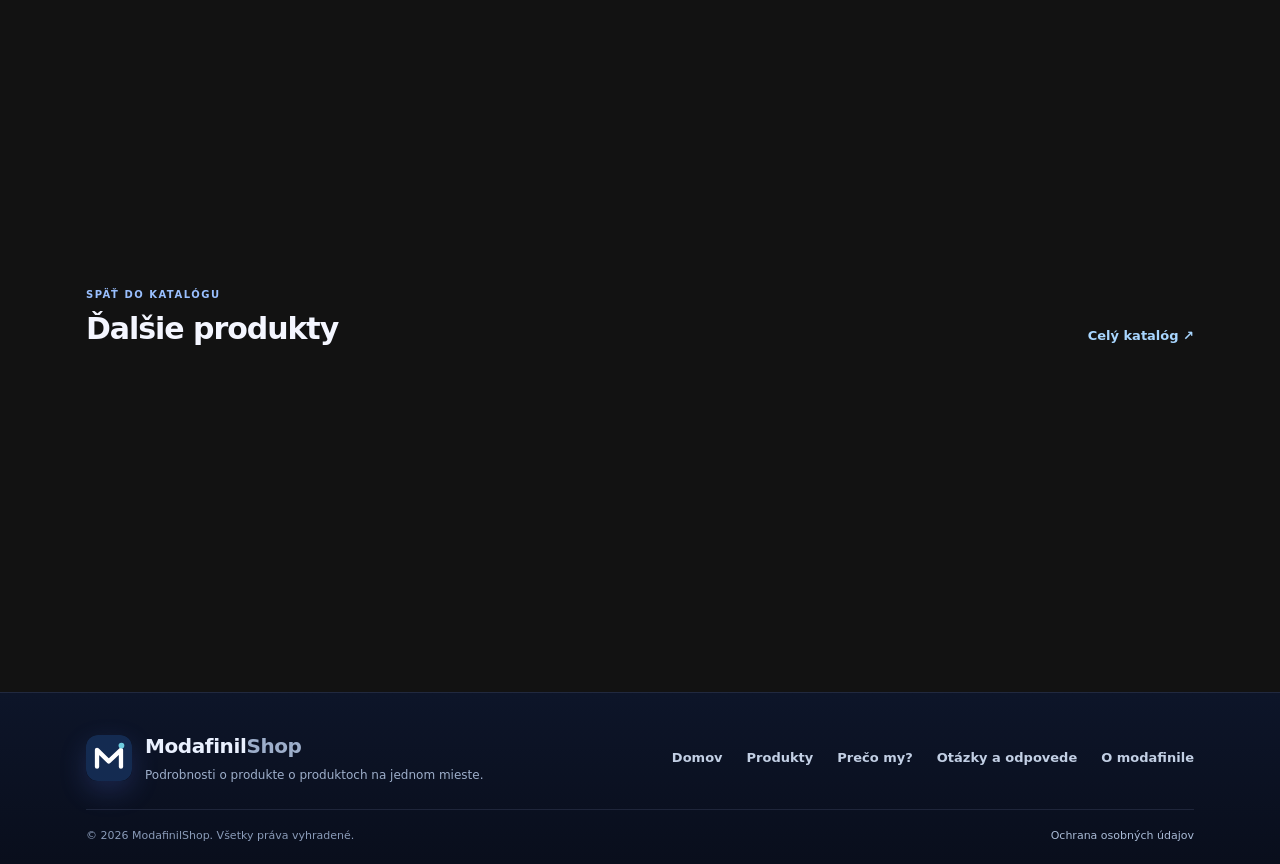
<file: products/armodacare-250.html>
<!doctype html>
<html lang="sk">
<head>
<meta charset="utf-8">
<meta name="viewport" content="width=device-width, initial-scale=1">
<meta name="description" content="ARMODACARE 250 je generický liek, ktorého účinnou látkou je armodafinil (v dávke 250 mg). Patrí do skupiny liekov nazývaných eugeroiká alebo látky">
<meta property="og:type" content="article">
<meta property="og:site_name" content="ModafinilShop">
<meta property="og:locale" content="sk_SK">
<meta property="og:title" content="ARMODACARE 250 – informácie o prípravku | ModafinilShop">
<meta property="og:description" content="ARMODACARE 250 je generický liek, ktorého účinnou látkou je armodafinil (v dávke 250 mg). Patrí do skupiny liekov nazývaných eugeroiká alebo látky">
<meta name="theme-color" content="#070910">
<meta name="referrer" content="no-referrer">
<meta http-equiv="Content-Security-Policy" content="default-src 'self'; script-src 'self'; style-src 'self'; img-src 'self' data:; font-src 'self'; connect-src 'none'; object-src 'none'; base-uri 'self'; form-action 'self'">
<title>ARMODACARE 250 – zloženie, použitie, dávkovanie a upozornenia | ModafinilShop</title>
<link rel="icon" href="../assets/images/favicon.png" type="image/png">
<link rel="stylesheet" href="../assets/style.css">
<link rel="stylesheet" href="../assets/clean.css">
<link rel="stylesheet" href="../assets/product-detail.css">
<link rel="stylesheet" href="../assets/dark-gloss.css">
<link href="../assets/cart-demo.css" rel="stylesheet"/>
<link href="../assets/motion-effects.css" rel="stylesheet"/>
<link href="../assets/cookie-consent.css" rel="stylesheet"/>
<link rel="stylesheet" href="../assets/photo-gallery.css"/>
<link rel="stylesheet" href="../assets/premium-compact.css"></head>
<body data-cart-root="../" class="information-site editorial-product-page">
<header class="header">
<div class="container nav">
<a class="logo" href="../index.html"><img alt="ModafinilShop logo" class="logo-image" src="../assets/images/modafinilshop-mark.svg"/><span>Modafinil<span class="brand-accent">Shop</span></span></a>
<button aria-controls="site-navigation" aria-expanded="false" aria-label="Otvoriť menu" class="mobile-menu-toggle" data-action="toggle-menu" type="button"><svg aria-hidden="true" fill="none" height="22" stroke="currentColor" stroke-linecap="round" stroke-width="2" viewbox="0 0 24 24" width="22"><path d="M4 7h16M4 12h16M4 17h16"></path></svg></button>
<nav aria-label="Hlavná navigácia" class="nav-links" id="site-navigation">
<a href="../index.html">Domov</a>
<a href="../index.html#produkty">Produkty</a>
<a href="../index.html#preco">Prečo my?</a>
<a href="../index.html#faq">Otázky a odpovede</a>

</nav>
<button type="button" class="ms-cart-header" data-cart-open aria-label="Otvoriť košík (0 kusov)" aria-controls="ms-cart-panel" aria-haspopup="dialog"><svg xmlns="http://www.w3.org/2000/svg" class="ms-cart-svg" viewBox="0 0 24 24" fill="none" stroke="currentColor" stroke-width="1.8" stroke-linecap="round" stroke-linejoin="round" aria-hidden="true"><circle cx="9" cy="21" r="1"/><circle cx="20" cy="21" r="1"/><path d="M1 2h2l2.4 12.3a2 2 0 0 0 2 1.7h11a2 2 0 0 0 2-1.6L23 6H4"/></svg><span class="ms-cart-count" data-cart-count>0</span></button>
</div>
</header>
<main id="obsah" class="pd-main">
<div class="container">
  <nav class="pd-crumbs" aria-label="Navigačná cesta"><a href="../index.html">Domov</a><span aria-hidden="true">/</span><a href="../index.html#produkty">Produkty</a><span aria-hidden="true">/</span><span aria-current="page">ARMODACARE 250</span></nav>
  <div class="pd-hero">
    <div class="pd-picture-col">
      <div class="pd-picture-card ms-photo-gallery"><div class="pd-photo-label"><span class="pd-photo-dot"></span> FOTOGRAFIE PRODUKTU</div><img class="ms-gallery-main" src="../assets/images/armodacare-250-main.webp" alt="ARMODACARE250 – fotografia balenia" width="400" height="320" decoding="async" fetchpriority="high"><div class="ms-photo-thumbs"><button class="ms-photo-thumb is-active" type="button" data-photo-src="../assets/images/armodacare-250-main.webp" aria-label="Zobraziť balenie produktu ARMODACARE250" aria-pressed="true"><img src="../assets/images/armodacare-250-main.webp" alt="Balenie ARMODACARE250" loading="lazy" decoding="async"></button><button class="ms-photo-thumb" type="button" data-photo-src="../assets/images/armodacare-250-blister.webp" aria-label="Zobraziť blister produktu ARMODACARE250" aria-pressed="false"><img src="../assets/images/armodacare-250-blister.webp" alt="Blister ARMODACARE250" loading="lazy" decoding="async"></button></div></div>
    </div>
    <div class="pd-intro-col">
       <div class="pd-kicker"><span class="pd-kicker-line"></span> ARMODAFINIL <span class="pd-kicker-sep">/</span> DETAIL PRODUKTU</div>
       <h1>ARMODACARE 250</h1>
       <div class="pd-intro-body"><p class="provided-line">ARMODACARE 250 je generický liek, ktorého účinnou látkou je armodafinil (v dávke 250 mg). Patrí do skupiny liekov nazývaných eugeroiká alebo látky podporujúce bdenie. </p></div>
<section class="ms-detail-purchase" aria-label="Pridanie do košíka"><div class="ms-detail-purchase-head"><span class="ms-detail-label">OBJEDNÁVKA</span><span class="ms-detail-sub">Vyber počet kusov a pridaj do košíka</span></div><div class="ms-detail-purchase-row"><div class="ms-qty" data-qty-wrap data-slug="armodacare-250" aria-label="Počet kusov"><button type="button" data-qty-minus aria-label="Znížiť počet kusov"><svg viewBox="0 0 24 24" fill="none" stroke="currentColor" stroke-width="2" aria-hidden="true"><path d="M5 12h14"/></svg></button><input type="number" inputmode="numeric" min="1" max="99" step="1" value="1" data-qty-input aria-label="Počet kusov"/><button type="button" data-qty-plus aria-label="Zvýšiť počet kusov"><svg viewBox="0 0 24 24" fill="none" stroke="currentColor" stroke-width="2" aria-hidden="true"><path d="M12 5v14M5 12h14"/></svg></button></div><button type="button" class="ms-add-btn ms-add-btn-detail" data-add-product="armodacare-250"><svg xmlns="http://www.w3.org/2000/svg" class="ms-cart-svg" viewBox="0 0 24 24" fill="none" stroke="currentColor" stroke-width="1.8" stroke-linecap="round" stroke-linejoin="round" aria-hidden="true"><circle cx="9" cy="21" r="1"/><circle cx="20" cy="21" r="1"/><path d="M1 2h2l2.4 12.3a2 2 0 0 0 2 1.7h11a2 2 0 0 0 2-1.6L23 6H4"/></svg><span>Pridať do košíka</span></button></div></section>
       <div class="pd-nav-area"><div class="pd-nav-title">Obsah detailu <span>05 sekcií</span></div><nav class="pd-jump" aria-label="Sekcie profilu"><a href="#info-1" class="jump-chip">Účinná látka<span aria-hidden="true">↘</span></a><a href="#info-2" class="jump-chip">Hlavné medicínske využitie<span aria-hidden="true">↘</span></a><a href="#info-3" class="jump-chip">Dávkovanie<span aria-hidden="true">↘</span></a><a href="#info-4" class="jump-chip">Neoficiálne využitie<span aria-hidden="true">↘</span></a><a href="#info-5" class="jump-chip">Vedľajšie účinky a riziká<span aria-hidden="true">↘</span></a></nav></div>
       <a href="../index.html#produkty" class="pd-back-link"><span aria-hidden="true">←</span> Späť na všetky produkty</a>
    </div>
  </div>
  <section class="pd-content" aria-labelledby="pd-overview-title">
    <div class="pd-content-heading"><div><span class="pd-mini-overline">INFORMÁCIE O PRODUKTE</span><h2 id="pd-overview-title">Podrobnosti o produkte</h2></div><span class="pd-content-counter">5 tematických častí</span></div>
    <div class="pd-matrix"><section class="detail-section-row" id="info-1" aria-labelledby="section-name-1">
          <div class="detail-row-label"><span class="detail-icon"><svg class="detail-svg" aria-hidden="true" viewBox="0 0 24 24" fill="none" stroke="currentColor" stroke-width="1.65" stroke-linecap="round" stroke-linejoin="round"><path d="M4 5.5A2.5 2.5 0 0 1 6.5 3H20v16H6.5A2.5 2.5 0 0 0 4 21V5.5Z"/><path d="M4 17a3 3 0 0 1 2.5-1H20"/></svg></span>
            <h3 id="section-name-1" class="supplemental-heading">Účinná látka</h3></div>
          <div class="detail-row-body"><div class="provided-gap" aria-hidden="true"></div>
<p class="provided-line provided-bullet">• Čo je to účinná látka: Armodafinil je čistý R-enancjomer modafinilu. Oproti klasickému modafinilu má tendenciu pôsobiť stabilnejšie a dlhšie počas celého dňa.</p></div>
        </section><section class="detail-section-row" id="info-2" aria-labelledby="section-name-2">
          <div class="detail-row-label"><span class="detail-icon"><svg class="detail-svg" aria-hidden="true" viewBox="0 0 24 24" fill="none" stroke="currentColor" stroke-width="1.65" stroke-linecap="round" stroke-linejoin="round"><path d="M9 3h6v5h5v6h-5v7H9v-7H4V8h5z"/></svg></span>
            <h3 id="section-name-2" class="supplemental-heading">Hlavné medicínske využitie</h3></div>
          <div class="detail-row-body"><p class="provided-line provided-bullet">•  ​Hlavné medicínske využitie: Predpisuje sa primárne na liečbu nadmernej dennej spojenej s poruchami spánku, ako sú: </p>
<p class="provided-line provided-bullet nested">◦ ​Narkolepsia (ochorenie charakterizované nekontrolovateľnými záchvatmi spánku).</p>
<p class="provided-line provided-bullet nested">◦ ​Obtruktívne spánkové apnoe (OSA) (ako doplnok k primárnej liečbe, napr. CPAP prístroju).                                                               </p>
<p class="provided-line provided-bullet nested">◦ Poruchy spánku pri práci na zmeny (SWSD).</p></div>
        </section><section class="detail-section-row" id="info-3" aria-labelledby="section-name-3">
          <div class="detail-row-label"><span class="detail-icon"><svg class="detail-svg" aria-hidden="true" viewBox="0 0 24 24" fill="none" stroke="currentColor" stroke-width="1.65" stroke-linecap="round" stroke-linejoin="round"><circle cx="12" cy="12" r="9"/><path d="M12 7v6l4 2"/></svg></span>
            <h3 id="section-name-3" class="supplemental-heading">Dávkovanie</h3></div>
          <div class="detail-row-body"><p class="provided-line provided-bullet nested">◦  ​Dávkovanie: Dávka 250 mg predstavuje zvyčajne maximálnu dennú terapeutickú dávku. Zvyčajne sa užíva 1-krát denne ráno (alebo hodinu pred začiatkom pracovnej zmeny). </p></div>
        </section><section class="detail-section-row" id="info-4" aria-labelledby="section-name-4">
          <div class="detail-row-label"><span class="detail-icon"><svg class="detail-svg" aria-hidden="true" viewBox="0 0 24 24" fill="none" stroke="currentColor" stroke-width="1.65" stroke-linecap="round" stroke-linejoin="round"><path d="M9 3h6v5h5v6h-5v7H9v-7H4V8h5z"/></svg></span>
            <h3 id="section-name-4" class="supplemental-heading">Neoficiálne využitie</h3></div>
          <div class="detail-row-body"><p class="provided-line provided-bullet nested">◦ ​Neoficiálne využitie (off-label): Niektorí ľuďom ho vyhľadávajú alebo ho lekári predpisujú na zlepšenie koncentrácie, zvládanie únavy pri ADHD, syndróme chronického únavového syndrómu alebo pri rezistentnej depresii.</p></div>
        </section><section class="detail-section-row" id="info-5" aria-labelledby="section-name-5">
          <div class="detail-row-label"><span class="detail-icon"><svg class="detail-svg" aria-hidden="true" viewBox="0 0 24 24" fill="none" stroke="currentColor" stroke-width="1.65" stroke-linecap="round" stroke-linejoin="round"><path d="M12 3 2.5 20h19L12 3Z"/><path d="M12 9v5m0 3h.01"/></svg></span>
            <h3 id="section-name-5" class="supplemental-heading">Vedľajšie účinky a riziká</h3></div>
          <div class="detail-row-body"><p class="provided-line provided-bullet nested">◦  ​Vedľajšie účinky a riziká:</p>
<p class="provided-line provided-bullet nested nested-two">▪ ​Medzi bežné patria bolesti hlavy, nespavosť, úzkosť, sucho v ústach, nevoľnosť či búšenie srdca.</p>
<p class="provided-line provided-bullet nested nested-two">▪ ​Závažnejšie, hoci zriedkavé, sú kožné reakcie (syndróm precitlivenosti) alebo psychické nežiaduce účinky (podráždenosť, paranoja, úzkostné stavy).</p>
<p class="provided-line provided-bullet nested nested-two">▪ ​Hoci nemá taký silný potenciál závislosti ako klasické amfetamínové stimulanty, stále ide o silnú psychoaktívnu látku.</p></div>
        </section></div>
  </section>
  <section class="pd-related" aria-labelledby="related-heading"><div class="pd-related-heading"><div><span class="pd-mini-overline">SPÄŤ DO KATALÓGU</span><h2 id="related-heading">Ďalšie produkty</h2></div><a href="../index.html#produkty">Celý katalóg <span aria-hidden="true">↗</span></a></div><div class="pd-related-cards"><a class="pd-related-card" href="modaxl-200.html"><div class="pd-related-card-media"><img src="../assets/images/modaxl-200-main.webp" alt="MODAXL 200" loading="lazy" decoding="async"></div><div class="pd-related-card-body"><strong>MODAXL 200</strong><span class="pd-related-card-price">34,90 €</span><span class="pd-related-card-cta">Zobraziť detail <span aria-hidden="true">↗</span></span></div></a><a class="pd-related-card" href="modawake.html"><div class="pd-related-card-media"><img src="../assets/images/modawake-main.webp" alt="MODAWAKE" loading="lazy" decoding="async"></div><div class="pd-related-card-body"><strong>MODAWAKE</strong><span class="pd-related-card-price">33,90 €</span><span class="pd-related-card-cta">Zobraziť detail <span aria-hidden="true">↗</span></span></div></a><a class="pd-related-card" href="modacare-200.html"><div class="pd-related-card-media"><img src="../assets/images/modacare-200-main.webp" alt="MODACARE 200" loading="lazy" decoding="async"></div><div class="pd-related-card-body"><strong>MODACARE 200</strong><span class="pd-related-card-price">35,90 €</span><span class="pd-related-card-cta">Zobraziť detail <span aria-hidden="true">↗</span></span></div></a><a class="pd-related-card" href="modacare-300.html"><div class="pd-related-card-media"><img src="../assets/images/modacare-300-main.webp" alt="MODACARE 300" loading="lazy" decoding="async"></div><div class="pd-related-card-body"><strong>MODACARE 300</strong><span class="pd-related-card-price">38,90 €</span><span class="pd-related-card-cta">Zobraziť detail <span aria-hidden="true">↗</span></span></div></a></div></section>
</div></main>
<footer class="footer footer-premium"><div class="container footer-premium-inner"><div class="footer-premium-top"><div class="footer-brand"><img alt="ModafinilShop logo" class="footer-logo" src="../assets/images/modafinilshop-mark.svg"/><div class="footer-brand-text"><strong>Modafinil<span>Shop</span></strong><span>Podrobnosti o produkte o produktoch na jednom mieste.</span></div></div><nav class="footer-premium-nav" aria-label="Navigácia v pätičke"><a href="../index.html">Domov</a><a href="../index.html#produkty">Produkty</a><a href="../index.html#preco">Prečo my?</a><a href="../index.html#faq">Otázky a odpovede</a><a href="../modafinil-informacie.html">O modafinile</a></nav></div><div class="footer-premium-bottom"><span>© 2026 ModafinilShop. Všetky práva vyhradené.</span><a href="../ochrana-osobnych-udajov.html">Ochrana osobných údajov</a></div></div></footer>
<script defer src="../assets/navigation.js"></script>
<div class="ms-cart-backdrop" data-cart-backdrop hidden></div>
<aside class="ms-cart-panel" id="ms-cart-panel" aria-labelledby="ms-cart-title" aria-modal="true" role="dialog" inert>
  <div class="ms-cart-top"><div><span class="ms-cart-overline">MODAFINILSHOP</span><h2 id="ms-cart-title">Váš košík <span data-cart-heading-count>(0)</span></h2></div><button type="button" class="ms-cart-x" data-cart-close aria-label="Zavrieť košík"><svg viewBox="0 0 24 24" fill="none" stroke="currentColor" stroke-width="2" aria-hidden="true"><path d="M5 5l14 14M19 5 5 19"/></svg></button></div>
  <div class="ms-cart-note"><span class="ms-cart-dot"></span> Rýchly košík · skontrolujte vybrané produkty a pokračujte k objednávke</div>
  <div class="ms-cart-scroll" data-cart-items aria-live="polite"></div>
  <div class="ms-cart-bottom"><div class="ms-cart-summary"><span>Počet kusov spolu</span><strong data-cart-total>0 ks</strong></div><p>Vybrané produkty si môžete skontrolovať tu a v ďalšom kroku pokračovať k objednávke.</p><div class="ms-cart-actions"><a class="ms-cart-checkout" href="../checkout.html">Pokračovať k objednávke <span aria-hidden="true">→</span></a><button class="ms-cart-continue" data-cart-close type="button">Pokračovať v prehliadaní</button></div><button class="ms-cart-clear" data-cart-clear type="button">Vyprázdniť košík</button></div>
</aside>
<div class="ms-cart-toast" role="status" aria-live="polite" data-cart-toast></div>
<script defer src="../assets/cart-demo.js"></script>
<script defer src="../assets/motion-effects.js"></script>
<script defer src="../assets/photo-gallery.js"></script>
<div class="cookie-consent" data-cookie-banner hidden><div class="cookie-card"><div><span class="cookie-eyebrow">COOKIES</span><h3>Používame cookies</h3><p>Používame nevyhnutné cookies pre správne fungovanie webu a voliteľné cookies na zlepšenie používateľského zážitku.</p></div><div class="cookie-actions"><button type="button" class="cookie-btn cookie-btn-secondary" data-cookie-reject>Len nevyhnutné</button><button type="button" class="cookie-btn cookie-btn-primary" data-cookie-accept>Prijať všetko</button></div></div></div>
<script defer src="../assets/cookie-consent.js"></script>
</body></html>
</file>
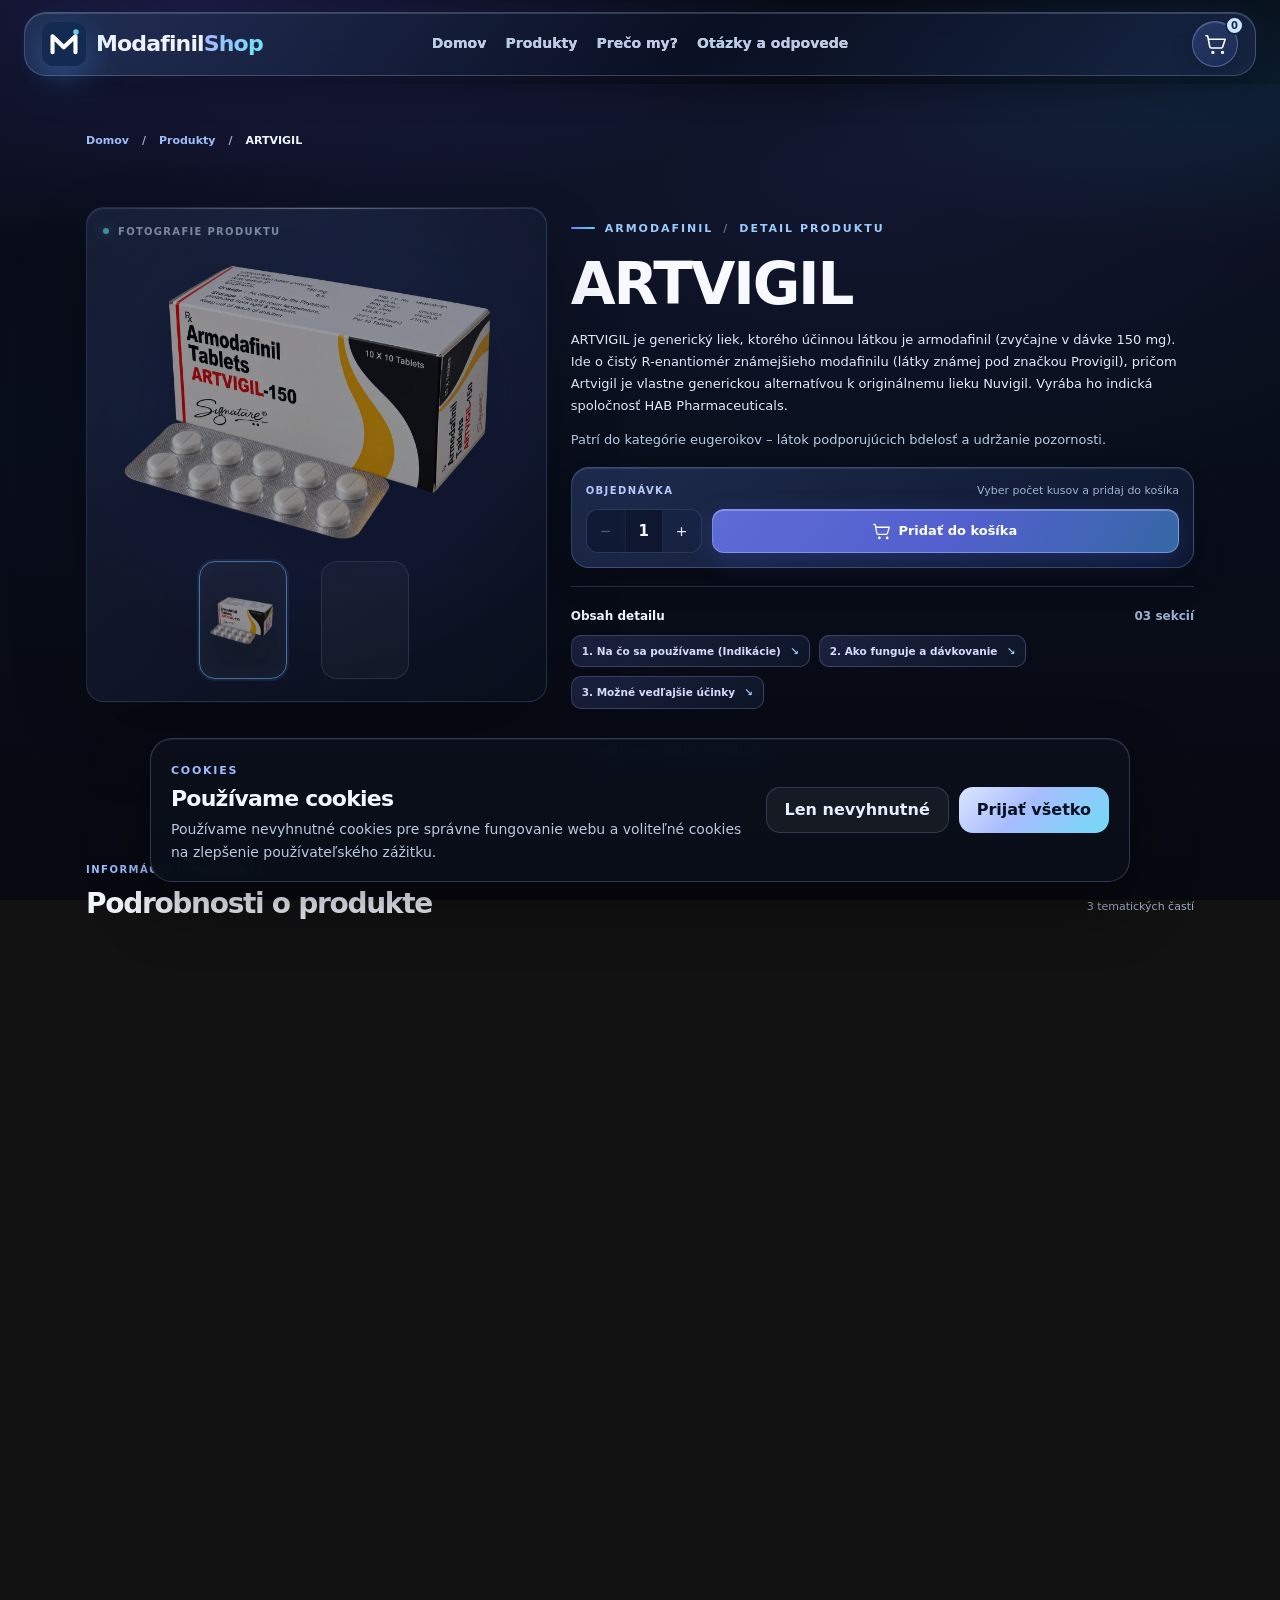
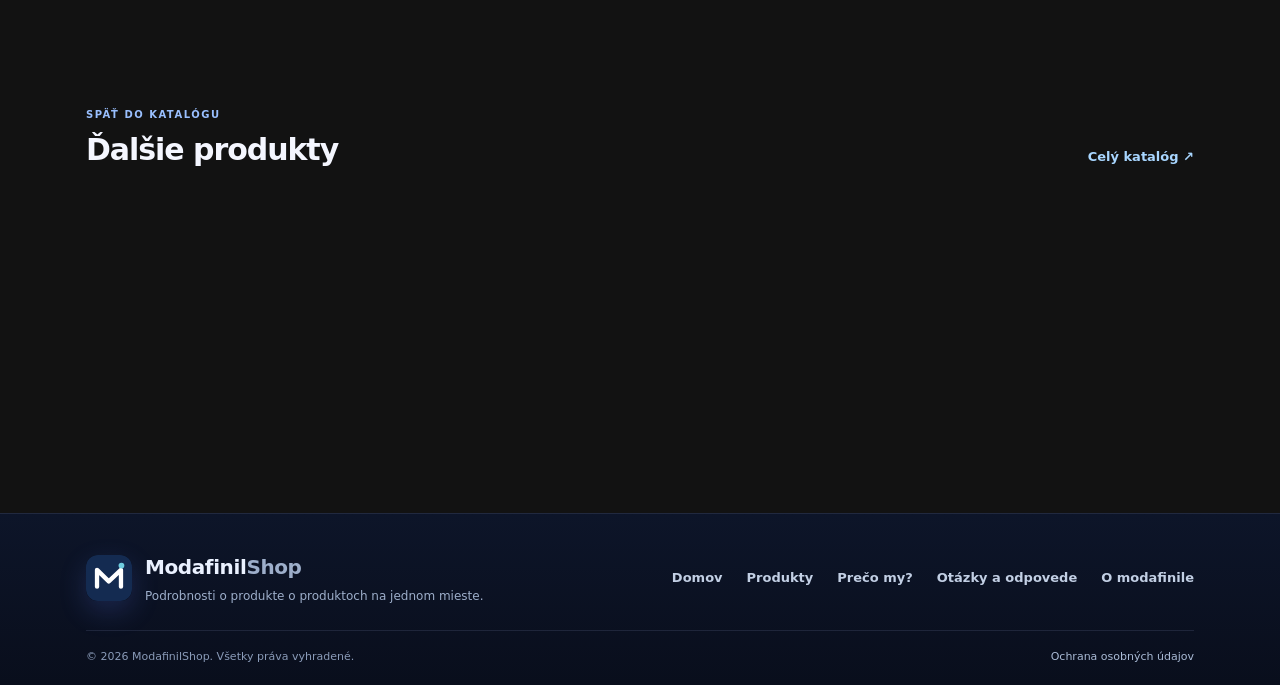
<file: products/artvigil.html>
<!doctype html>
<html lang="sk">
<head>
<meta charset="utf-8">
<meta name="viewport" content="width=device-width, initial-scale=1">
<meta name="description" content="ARTVIGIL je generický liek, ktorého účinnou látkou je armodafinil (zvyčajne v dávke 150 mg). Ide o čistý R-enantiomér známejšieho modafinilu (látky známej">
<meta property="og:type" content="article">
<meta property="og:site_name" content="ModafinilShop">
<meta property="og:locale" content="sk_SK">
<meta property="og:title" content="ARTVIGIL – informácie o prípravku | ModafinilShop">
<meta property="og:description" content="ARTVIGIL je generický liek, ktorého účinnou látkou je armodafinil (zvyčajne v dávke 150 mg). Ide o čistý R-enantiomér známejšieho modafinilu (látky známej">
<meta name="theme-color" content="#070910">
<meta name="referrer" content="no-referrer">
<meta http-equiv="Content-Security-Policy" content="default-src 'self'; script-src 'self'; style-src 'self'; img-src 'self' data:; font-src 'self'; connect-src 'none'; object-src 'none'; base-uri 'self'; form-action 'self'">
<title>ARTVIGIL – zloženie, použitie, dávkovanie a upozornenia | ModafinilShop</title>
<link rel="icon" href="../assets/images/favicon.png" type="image/png">
<link rel="stylesheet" href="../assets/style.css">
<link rel="stylesheet" href="../assets/clean.css">
<link rel="stylesheet" href="../assets/product-detail.css">
<link rel="stylesheet" href="../assets/dark-gloss.css">
<link href="../assets/cart-demo.css" rel="stylesheet"/>
<link href="../assets/motion-effects.css" rel="stylesheet"/>
<link href="../assets/cookie-consent.css" rel="stylesheet"/>
<link rel="stylesheet" href="../assets/photo-gallery.css"/>
<link rel="stylesheet" href="../assets/premium-compact.css"></head>
<body data-cart-root="../" class="information-site editorial-product-page">
<header class="header">
<div class="container nav">
<a class="logo" href="../index.html"><img alt="ModafinilShop logo" class="logo-image" src="../assets/images/modafinilshop-mark.svg"/><span>Modafinil<span class="brand-accent">Shop</span></span></a>
<button aria-controls="site-navigation" aria-expanded="false" aria-label="Otvoriť menu" class="mobile-menu-toggle" data-action="toggle-menu" type="button"><svg aria-hidden="true" fill="none" height="22" stroke="currentColor" stroke-linecap="round" stroke-width="2" viewbox="0 0 24 24" width="22"><path d="M4 7h16M4 12h16M4 17h16"></path></svg></button>
<nav aria-label="Hlavná navigácia" class="nav-links" id="site-navigation">
<a href="../index.html">Domov</a>
<a href="../index.html#produkty">Produkty</a>
<a href="../index.html#preco">Prečo my?</a>
<a href="../index.html#faq">Otázky a odpovede</a>

</nav>
<button type="button" class="ms-cart-header" data-cart-open aria-label="Otvoriť košík (0 kusov)" aria-controls="ms-cart-panel" aria-haspopup="dialog"><svg xmlns="http://www.w3.org/2000/svg" class="ms-cart-svg" viewBox="0 0 24 24" fill="none" stroke="currentColor" stroke-width="1.8" stroke-linecap="round" stroke-linejoin="round" aria-hidden="true"><circle cx="9" cy="21" r="1"/><circle cx="20" cy="21" r="1"/><path d="M1 2h2l2.4 12.3a2 2 0 0 0 2 1.7h11a2 2 0 0 0 2-1.6L23 6H4"/></svg><span class="ms-cart-count" data-cart-count>0</span></button>
</div>
</header>
<main id="obsah" class="pd-main">
<div class="container">
  <nav class="pd-crumbs" aria-label="Navigačná cesta"><a href="../index.html">Domov</a><span aria-hidden="true">/</span><a href="../index.html#produkty">Produkty</a><span aria-hidden="true">/</span><span aria-current="page">ARTVIGIL</span></nav>
  <div class="pd-hero">
    <div class="pd-picture-col">
      <div class="pd-picture-card ms-photo-gallery"><div class="pd-photo-label"><span class="pd-photo-dot"></span> FOTOGRAFIE PRODUKTU</div><img class="ms-gallery-main" src="../assets/images/artvigil-main.webp" alt="ARTVIGIL – fotografia balenia" width="400" height="320" decoding="async" fetchpriority="high"><div class="ms-photo-thumbs"><button class="ms-photo-thumb is-active" type="button" data-photo-src="../assets/images/artvigil-main.webp" aria-label="Zobraziť balenie produktu ARTVIGIL" aria-pressed="true"><img src="../assets/images/artvigil-main.webp" alt="Balenie ARTVIGIL" loading="lazy" decoding="async"></button><button class="ms-photo-thumb" type="button" data-photo-src="../assets/images/artvigil-blister.webp" aria-label="Zobraziť blister produktu ARTVIGIL" aria-pressed="false"><img src="../assets/images/artvigil-blister.webp" alt="Blister ARTVIGIL" loading="lazy" decoding="async"></button></div></div>
    </div>
    <div class="pd-intro-col">
       <div class="pd-kicker"><span class="pd-kicker-line"></span> ARMODAFINIL <span class="pd-kicker-sep">/</span> DETAIL PRODUKTU</div>
       <h1>ARTVIGIL</h1>
       <div class="pd-intro-body"><p class="provided-line">ARTVIGIL je generický liek, ktorého účinnou látkou je armodafinil (zvyčajne v dávke 150 mg). Ide o čistý R-enantiomér známejšieho modafinilu (látky známej pod značkou Provigil), pričom Artvigil je vlastne generickou alternatívou k originálnemu lieku Nuvigil. Vyrába ho indická spoločnosť HAB Pharmaceuticals. </p>
<p class="provided-line">​Patrí do kategórie eugeroikov – látok podporujúcich bdelosť a udržanie pozornosti. </p></div>
<section class="ms-detail-purchase" aria-label="Pridanie do košíka"><div class="ms-detail-purchase-head"><span class="ms-detail-label">OBJEDNÁVKA</span><span class="ms-detail-sub">Vyber počet kusov a pridaj do košíka</span></div><div class="ms-detail-purchase-row"><div class="ms-qty" data-qty-wrap data-slug="artvigil" aria-label="Počet kusov"><button type="button" data-qty-minus aria-label="Znížiť počet kusov"><svg viewBox="0 0 24 24" fill="none" stroke="currentColor" stroke-width="2" aria-hidden="true"><path d="M5 12h14"/></svg></button><input type="number" inputmode="numeric" min="1" max="99" step="1" value="1" data-qty-input aria-label="Počet kusov"/><button type="button" data-qty-plus aria-label="Zvýšiť počet kusov"><svg viewBox="0 0 24 24" fill="none" stroke="currentColor" stroke-width="2" aria-hidden="true"><path d="M12 5v14M5 12h14"/></svg></button></div><button type="button" class="ms-add-btn ms-add-btn-detail" data-add-product="artvigil"><svg xmlns="http://www.w3.org/2000/svg" class="ms-cart-svg" viewBox="0 0 24 24" fill="none" stroke="currentColor" stroke-width="1.8" stroke-linecap="round" stroke-linejoin="round" aria-hidden="true"><circle cx="9" cy="21" r="1"/><circle cx="20" cy="21" r="1"/><path d="M1 2h2l2.4 12.3a2 2 0 0 0 2 1.7h11a2 2 0 0 0 2-1.6L23 6H4"/></svg><span>Pridať do košíka</span></button></div></section>
       <div class="pd-nav-area"><div class="pd-nav-title">Obsah detailu <span>03 sekcií</span></div><nav class="pd-jump" aria-label="Sekcie profilu"><a href="#info-1" class="jump-chip">1. Na čo sa používame (Indikácie)<span aria-hidden="true">↘</span></a><a href="#info-2" class="jump-chip">2. Ako funguje a dávkovanie<span aria-hidden="true">↘</span></a><a href="#info-3" class="jump-chip">3. Možné vedľajšie účinky<span aria-hidden="true">↘</span></a></nav></div>
       <a href="../index.html#produkty" class="pd-back-link"><span aria-hidden="true">←</span> Späť na všetky produkty</a>
    </div>
  </div>
  <section class="pd-content" aria-labelledby="pd-overview-title">
    <div class="pd-content-heading"><div><span class="pd-mini-overline">INFORMÁCIE O PRODUKTE</span><h2 id="pd-overview-title">Podrobnosti o produkte</h2></div><span class="pd-content-counter">3 tematických častí</span></div>
    <div class="pd-matrix"><section class="detail-section-row" id="info-1" aria-labelledby="section-name-1">
          <div class="detail-row-label"><span class="detail-icon"><svg class="detail-svg" aria-hidden="true" viewBox="0 0 24 24" fill="none" stroke="currentColor" stroke-width="1.65" stroke-linecap="round" stroke-linejoin="round"><circle cx="12" cy="12" r="9"/><path d="M12 7v6l4 2"/></svg></span>
            <h3 id="section-name-1" class="provided-line">​1. Na čo sa používame (Indikácie)</h3></div>
          <div class="detail-row-body"><p class="provided-line provided-bullet">•  ​Lekárske využitie: Primárne sa predpisuje ľuďom trpiacim nadmernou dennou spavosťou, ktorá súvisí s poruchami ako sú narkolepsia, obštruktívne spánkové apnoe (OSA) alebo porucha spánku pri práci na zmeny (SWSD). </p>
<p class="provided-line provided-bullet">• ​Off-label použitie: V niektorých komunitách sa využívajú aj bez predpisu ako tzv. nootropikum (liek na zvýšenie produktivity, koncentrácie a bdelosti) u študentov alebo ľudí s náročnými povolaniami, hoci toto použitie nie je oficiálne schválené.</p></div>
        </section><section class="detail-section-row" id="info-2" aria-labelledby="section-name-2">
          <div class="detail-row-label"><span class="detail-icon"><svg class="detail-svg" aria-hidden="true" viewBox="0 0 24 24" fill="none" stroke="currentColor" stroke-width="1.65" stroke-linecap="round" stroke-linejoin="round"><circle cx="12" cy="12" r="9"/><path d="M12 7v6l4 2"/></svg></span>
            <h3 id="section-name-2" class="provided-line">​2. Ako funguje a dávkovanie</h3></div>
          <div class="detail-row-body"><p class="provided-line provided-bullet">• ​Mechanizmus: Ovplyvňuje hladiny niektorých prenášačov v mozgu (najmä dopamínu a norepinefrínu), čím znižuje pocit únavy a udržuje bdelosť.</p>
<p class="provided-line provided-bullet">• ​Dávka 150 mg: Dávka 150 mg je štandardná denná liečebná dávka armodafinilu (často ekvivalentná silnejšej dávke klasického modafinilu, keďže účinkuje dlhšie a stabilnejšie počas dňa).</p>
<p class="provided-line provided-bullet">•  ​Užívanie: Zvyčajne sa užíva raz denne ráno, prípadne hodinu pred začiatkom nočnej zmeny, aby sa predišlo nespavosti v noci. </p></div>
        </section><section class="detail-section-row" id="info-3" aria-labelledby="section-name-3">
          <div class="detail-row-label"><span class="detail-icon"><svg class="detail-svg" aria-hidden="true" viewBox="0 0 24 24" fill="none" stroke="currentColor" stroke-width="1.65" stroke-linecap="round" stroke-linejoin="round"><path d="M12 3 2.5 20h19L12 3Z"/><path d="M12 9v5m0 3h.01"/></svg></span>
            <h3 id="section-name-3" class="provided-line">​3. Možné vedľajšie účinky</h3></div>
          <div class="detail-row-body"><p class="provided-line">​Podobne ako iné stimulanty centrálnej nervovej sústavy môže mať vedľajšie účinky, medzi ktoré patria:</p>
<p class="provided-line provided-bullet">• ​Časté: Bolesť hlavy, nespavosť, úzkosť, sucho v ústach, nevoľnosť či závraty.</p>
<p class="provided-line provided-bullet">• ​Menej časté/Vážnejšie: Zvýšený krvný tlak, búšenie srdca, výkyvy nálad, zmeny správania alebo v ojedinelých prípadoch vážne kožné reakcie.</p></div>
        </section></div>
  </section>
  <section class="pd-related" aria-labelledby="related-heading"><div class="pd-related-heading"><div><span class="pd-mini-overline">SPÄŤ DO KATALÓGU</span><h2 id="related-heading">Ďalšie produkty</h2></div><a href="../index.html#produkty">Celý katalóg <span aria-hidden="true">↗</span></a></div><div class="pd-related-cards"><a class="pd-related-card" href="modaxl-200.html"><div class="pd-related-card-media"><img src="../assets/images/modaxl-200-main.webp" alt="MODAXL 200" loading="lazy" decoding="async"></div><div class="pd-related-card-body"><strong>MODAXL 200</strong><span class="pd-related-card-price">34,90 €</span><span class="pd-related-card-cta">Zobraziť detail <span aria-hidden="true">↗</span></span></div></a><a class="pd-related-card" href="modawake.html"><div class="pd-related-card-media"><img src="../assets/images/modawake-main.webp" alt="MODAWAKE" loading="lazy" decoding="async"></div><div class="pd-related-card-body"><strong>MODAWAKE</strong><span class="pd-related-card-price">33,90 €</span><span class="pd-related-card-cta">Zobraziť detail <span aria-hidden="true">↗</span></span></div></a><a class="pd-related-card" href="modacare-200.html"><div class="pd-related-card-media"><img src="../assets/images/modacare-200-main.webp" alt="MODACARE 200" loading="lazy" decoding="async"></div><div class="pd-related-card-body"><strong>MODACARE 200</strong><span class="pd-related-card-price">35,90 €</span><span class="pd-related-card-cta">Zobraziť detail <span aria-hidden="true">↗</span></span></div></a><a class="pd-related-card" href="modacare-300.html"><div class="pd-related-card-media"><img src="../assets/images/modacare-300-main.webp" alt="MODACARE 300" loading="lazy" decoding="async"></div><div class="pd-related-card-body"><strong>MODACARE 300</strong><span class="pd-related-card-price">38,90 €</span><span class="pd-related-card-cta">Zobraziť detail <span aria-hidden="true">↗</span></span></div></a></div></section>
</div></main>
<footer class="footer footer-premium"><div class="container footer-premium-inner"><div class="footer-premium-top"><div class="footer-brand"><img alt="ModafinilShop logo" class="footer-logo" src="../assets/images/modafinilshop-mark.svg"/><div class="footer-brand-text"><strong>Modafinil<span>Shop</span></strong><span>Podrobnosti o produkte o produktoch na jednom mieste.</span></div></div><nav class="footer-premium-nav" aria-label="Navigácia v pätičke"><a href="../index.html">Domov</a><a href="../index.html#produkty">Produkty</a><a href="../index.html#preco">Prečo my?</a><a href="../index.html#faq">Otázky a odpovede</a><a href="../modafinil-informacie.html">O modafinile</a></nav></div><div class="footer-premium-bottom"><span>© 2026 ModafinilShop. Všetky práva vyhradené.</span><a href="../ochrana-osobnych-udajov.html">Ochrana osobných údajov</a></div></div></footer>
<script defer src="../assets/navigation.js"></script>
<div class="ms-cart-backdrop" data-cart-backdrop hidden></div>
<aside class="ms-cart-panel" id="ms-cart-panel" aria-labelledby="ms-cart-title" aria-modal="true" role="dialog" inert>
  <div class="ms-cart-top"><div><span class="ms-cart-overline">MODAFINILSHOP</span><h2 id="ms-cart-title">Váš košík <span data-cart-heading-count>(0)</span></h2></div><button type="button" class="ms-cart-x" data-cart-close aria-label="Zavrieť košík"><svg viewBox="0 0 24 24" fill="none" stroke="currentColor" stroke-width="2" aria-hidden="true"><path d="M5 5l14 14M19 5 5 19"/></svg></button></div>
  <div class="ms-cart-note"><span class="ms-cart-dot"></span> Rýchly košík · skontrolujte vybrané produkty a pokračujte k objednávke</div>
  <div class="ms-cart-scroll" data-cart-items aria-live="polite"></div>
  <div class="ms-cart-bottom"><div class="ms-cart-summary"><span>Počet kusov spolu</span><strong data-cart-total>0 ks</strong></div><p>Vybrané produkty si môžete skontrolovať tu a v ďalšom kroku pokračovať k objednávke.</p><div class="ms-cart-actions"><a class="ms-cart-checkout" href="../checkout.html">Pokračovať k objednávke <span aria-hidden="true">→</span></a><button class="ms-cart-continue" data-cart-close type="button">Pokračovať v prehliadaní</button></div><button class="ms-cart-clear" data-cart-clear type="button">Vyprázdniť košík</button></div>
</aside>
<div class="ms-cart-toast" role="status" aria-live="polite" data-cart-toast></div>
<script defer src="../assets/cart-demo.js"></script>
<script defer src="../assets/motion-effects.js"></script>
<script defer src="../assets/photo-gallery.js"></script>
<div class="cookie-consent" data-cookie-banner hidden><div class="cookie-card"><div><span class="cookie-eyebrow">COOKIES</span><h3>Používame cookies</h3><p>Používame nevyhnutné cookies pre správne fungovanie webu a voliteľné cookies na zlepšenie používateľského zážitku.</p></div><div class="cookie-actions"><button type="button" class="cookie-btn cookie-btn-secondary" data-cookie-reject>Len nevyhnutné</button><button type="button" class="cookie-btn cookie-btn-primary" data-cookie-accept>Prijať všetko</button></div></div></div>
<script defer src="../assets/cookie-consent.js"></script>
</body></html>
</file>
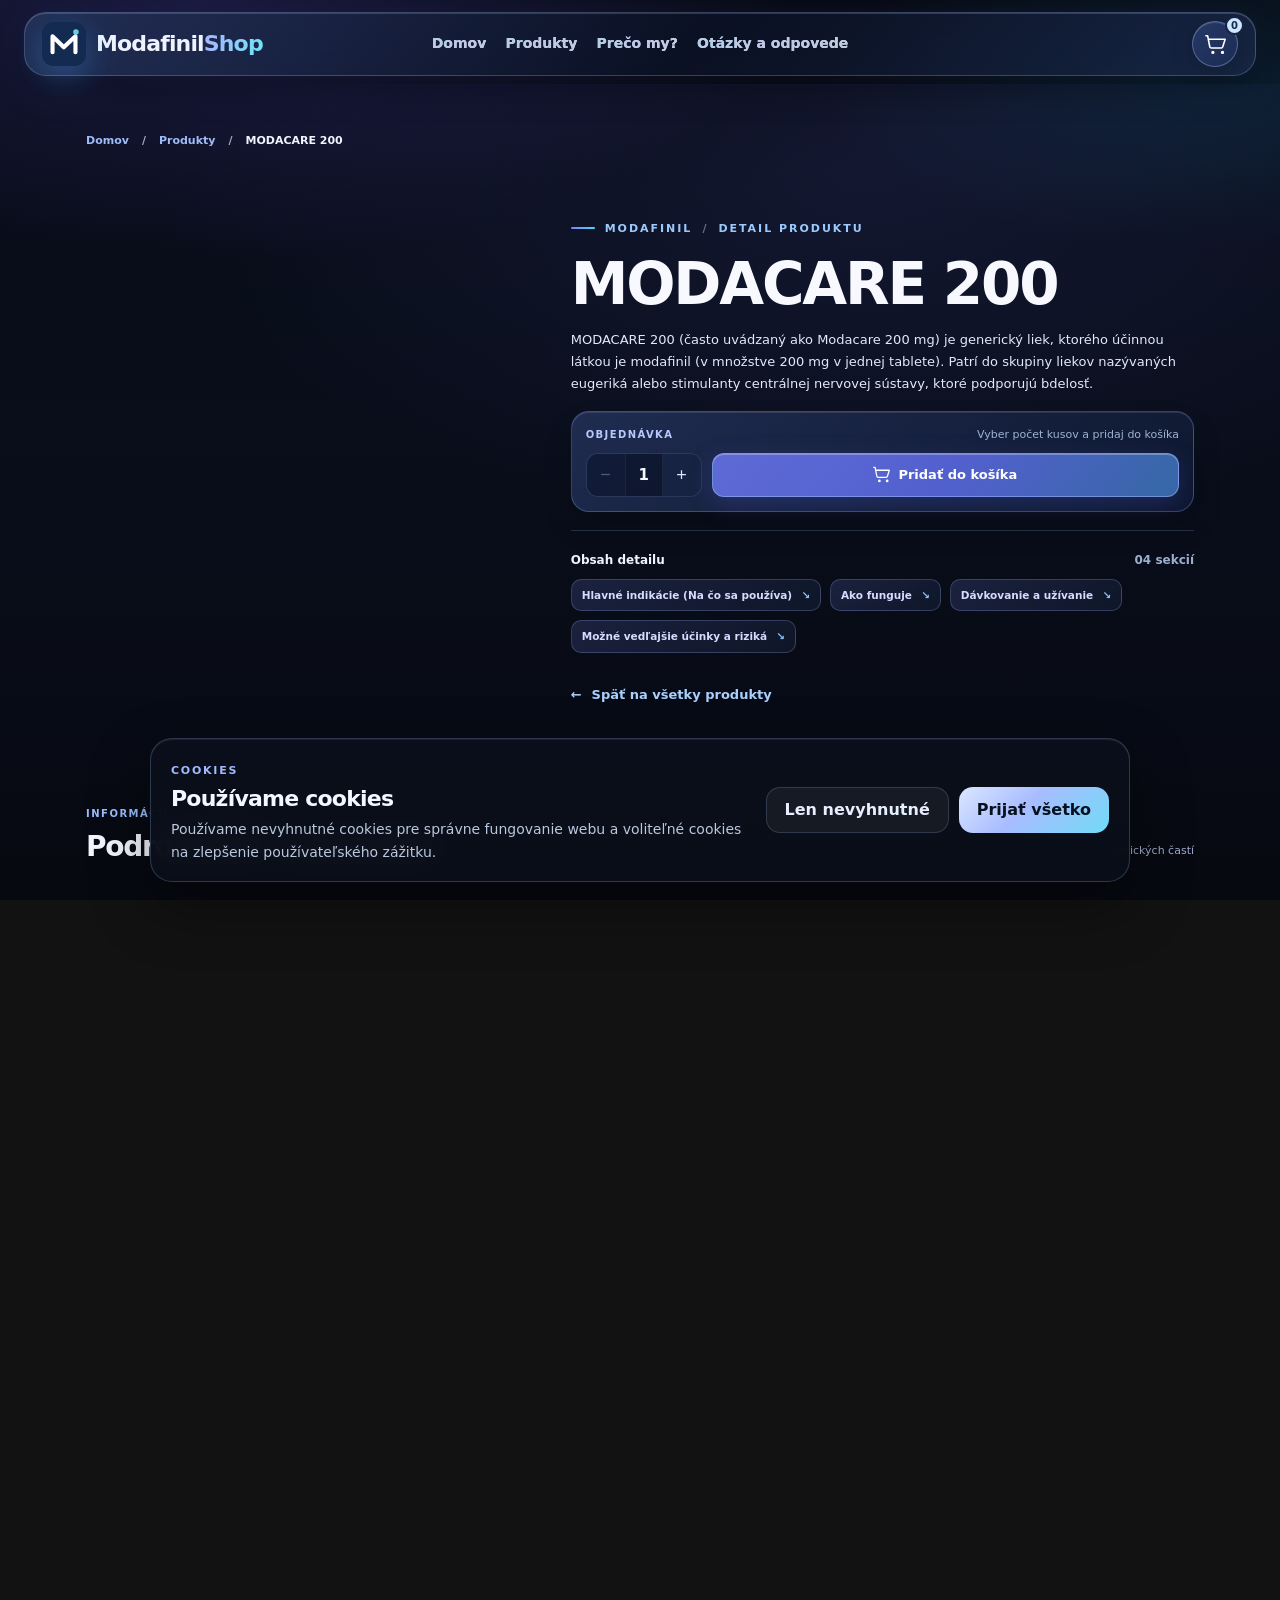
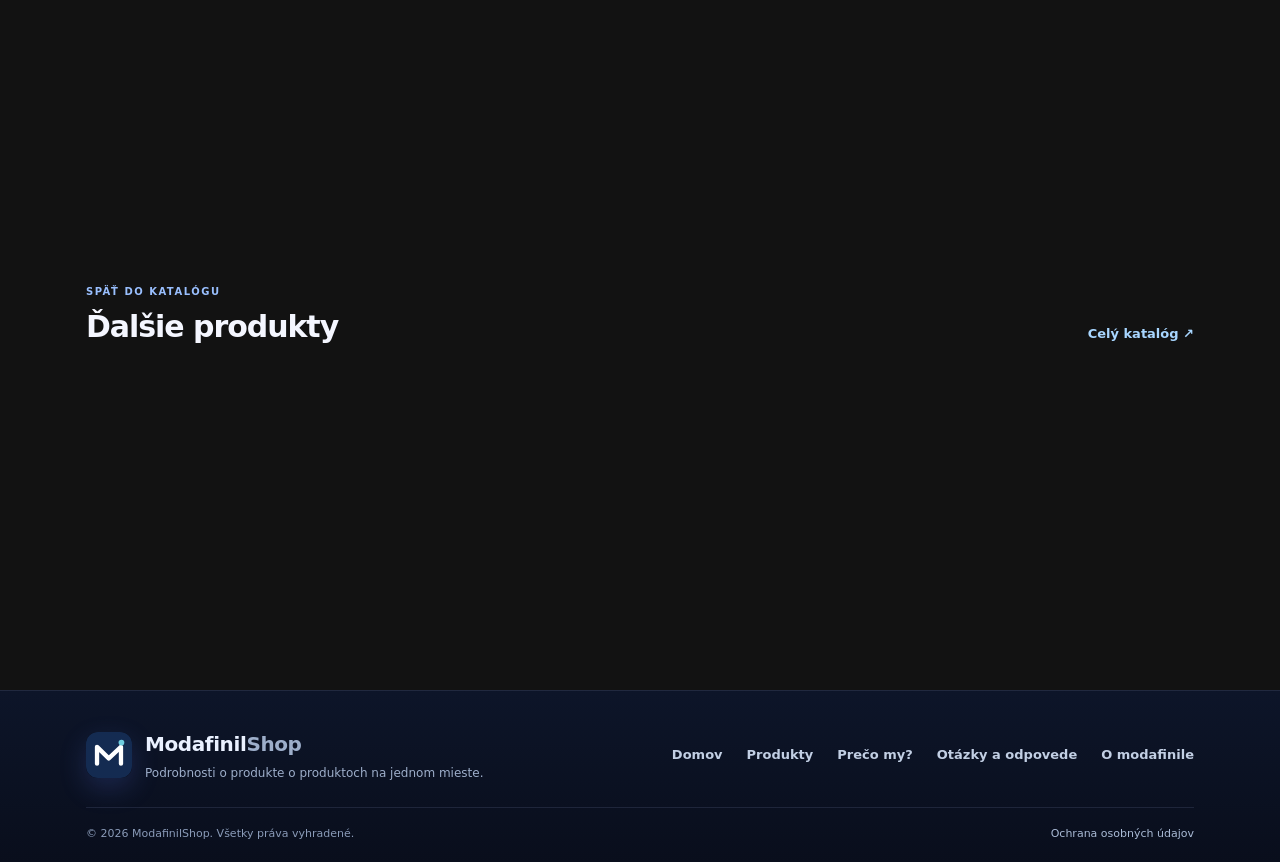
<file: products/modacare-200.html>
<!doctype html>
<html lang="sk">
<head>
<meta charset="utf-8">
<meta name="viewport" content="width=device-width, initial-scale=1">
<meta name="description" content="MODACARE 200 (často uvádzaný ako Modacare 200 mg) je generický liek, ktorého účinnou látkou je modafinil (v množstve 200 mg v jednej tablete). Patrí do">
<meta property="og:type" content="article">
<meta property="og:site_name" content="ModafinilShop">
<meta property="og:locale" content="sk_SK">
<meta property="og:title" content="MODACARE 200 – informácie o prípravku | ModafinilShop">
<meta property="og:description" content="MODACARE 200 (často uvádzaný ako Modacare 200 mg) je generický liek, ktorého účinnou látkou je modafinil (v množstve 200 mg v jednej tablete). Patrí do">
<meta name="theme-color" content="#070910">
<meta name="referrer" content="no-referrer">
<meta http-equiv="Content-Security-Policy" content="default-src 'self'; script-src 'self'; style-src 'self'; img-src 'self' data:; font-src 'self'; connect-src 'none'; object-src 'none'; base-uri 'self'; form-action 'self'">
<title>MODACARE 200 – zloženie, použitie, dávkovanie a upozornenia | ModafinilShop</title>
<link rel="icon" href="../assets/images/favicon.png" type="image/png">
<link rel="stylesheet" href="../assets/style.css">
<link rel="stylesheet" href="../assets/clean.css">
<link rel="stylesheet" href="../assets/product-detail.css">
<link rel="stylesheet" href="../assets/dark-gloss.css">
<link href="../assets/cart-demo.css" rel="stylesheet"/>
<link href="../assets/motion-effects.css" rel="stylesheet"/>
<link href="../assets/cookie-consent.css" rel="stylesheet"/>
<link rel="stylesheet" href="../assets/photo-gallery.css"/>
<link rel="stylesheet" href="../assets/premium-compact.css"></head>
<body data-cart-root="../" class="information-site editorial-product-page">
<header class="header">
<div class="container nav">
<a class="logo" href="../index.html"><img alt="ModafinilShop logo" class="logo-image" src="../assets/images/modafinilshop-mark.svg"/><span>Modafinil<span class="brand-accent">Shop</span></span></a>
<button aria-controls="site-navigation" aria-expanded="false" aria-label="Otvoriť menu" class="mobile-menu-toggle" data-action="toggle-menu" type="button"><svg aria-hidden="true" fill="none" height="22" stroke="currentColor" stroke-linecap="round" stroke-width="2" viewbox="0 0 24 24" width="22"><path d="M4 7h16M4 12h16M4 17h16"></path></svg></button>
<nav aria-label="Hlavná navigácia" class="nav-links" id="site-navigation">
<a href="../index.html">Domov</a>
<a href="../index.html#produkty">Produkty</a>
<a href="../index.html#preco">Prečo my?</a>
<a href="../index.html#faq">Otázky a odpovede</a>

</nav>
<button type="button" class="ms-cart-header" data-cart-open aria-label="Otvoriť košík (0 kusov)" aria-controls="ms-cart-panel" aria-haspopup="dialog"><svg xmlns="http://www.w3.org/2000/svg" class="ms-cart-svg" viewBox="0 0 24 24" fill="none" stroke="currentColor" stroke-width="1.8" stroke-linecap="round" stroke-linejoin="round" aria-hidden="true"><circle cx="9" cy="21" r="1"/><circle cx="20" cy="21" r="1"/><path d="M1 2h2l2.4 12.3a2 2 0 0 0 2 1.7h11a2 2 0 0 0 2-1.6L23 6H4"/></svg><span class="ms-cart-count" data-cart-count>0</span></button>
</div>
</header>
<main id="obsah" class="pd-main">
<div class="container">
  <nav class="pd-crumbs" aria-label="Navigačná cesta"><a href="../index.html">Domov</a><span aria-hidden="true">/</span><a href="../index.html#produkty">Produkty</a><span aria-hidden="true">/</span><span aria-current="page">MODACARE 200</span></nav>
  <div class="pd-hero">
    <div class="pd-picture-col">
      <div class="pd-picture-card ms-photo-gallery"><div class="pd-photo-label"><span class="pd-photo-dot"></span> FOTOGRAFIE PRODUKTU</div><img class="ms-gallery-main" src="../assets/images/modacare-200-main.webp" alt="MODACARE200 – fotografia balenia" width="400" height="320" decoding="async" fetchpriority="high"><div class="ms-photo-thumbs"><button class="ms-photo-thumb is-active" type="button" data-photo-src="../assets/images/modacare-200-main.webp" aria-label="Zobraziť balenie produktu MODACARE200" aria-pressed="true"><img src="../assets/images/modacare-200-main.webp" alt="Balenie MODACARE200" loading="lazy" decoding="async"></button><button class="ms-photo-thumb" type="button" data-photo-src="../assets/images/modacare-200-blister.webp" aria-label="Zobraziť blister produktu MODACARE200" aria-pressed="false"><img src="../assets/images/modacare-200-blister.webp" alt="Blister MODACARE200" loading="lazy" decoding="async"></button></div></div>
    </div>
    <div class="pd-intro-col">
       <div class="pd-kicker"><span class="pd-kicker-line"></span> MODAFINIL <span class="pd-kicker-sep">/</span> DETAIL PRODUKTU</div>
       <h1>MODACARE 200</h1>
       <div class="pd-intro-body"><p class="provided-line">MODACARE 200 (často uvádzaný ako Modacare 200 mg) je generický liek, ktorého účinnou látkou je modafinil (v množstve 200 mg v jednej tablete). Patrí do skupiny liekov nazývaných eugeriká alebo stimulanty centrálnej nervovej sústavy, ktoré podporujú bdelosť.</p></div>
<section class="ms-detail-purchase" aria-label="Pridanie do košíka"><div class="ms-detail-purchase-head"><span class="ms-detail-label">OBJEDNÁVKA</span><span class="ms-detail-sub">Vyber počet kusov a pridaj do košíka</span></div><div class="ms-detail-purchase-row"><div class="ms-qty" data-qty-wrap data-slug="modacare-200" aria-label="Počet kusov"><button type="button" data-qty-minus aria-label="Znížiť počet kusov"><svg viewBox="0 0 24 24" fill="none" stroke="currentColor" stroke-width="2" aria-hidden="true"><path d="M5 12h14"/></svg></button><input type="number" inputmode="numeric" min="1" max="99" step="1" value="1" data-qty-input aria-label="Počet kusov"/><button type="button" data-qty-plus aria-label="Zvýšiť počet kusov"><svg viewBox="0 0 24 24" fill="none" stroke="currentColor" stroke-width="2" aria-hidden="true"><path d="M12 5v14M5 12h14"/></svg></button></div><button type="button" class="ms-add-btn ms-add-btn-detail" data-add-product="modacare-200"><svg xmlns="http://www.w3.org/2000/svg" class="ms-cart-svg" viewBox="0 0 24 24" fill="none" stroke="currentColor" stroke-width="1.8" stroke-linecap="round" stroke-linejoin="round" aria-hidden="true"><circle cx="9" cy="21" r="1"/><circle cx="20" cy="21" r="1"/><path d="M1 2h2l2.4 12.3a2 2 0 0 0 2 1.7h11a2 2 0 0 0 2-1.6L23 6H4"/></svg><span>Pridať do košíka</span></button></div></section>
       <div class="pd-nav-area"><div class="pd-nav-title">Obsah detailu <span>04 sekcií</span></div><nav class="pd-jump" aria-label="Sekcie profilu"><a href="#info-1" class="jump-chip">Hlavné indikácie (Na čo sa používa)<span aria-hidden="true">↘</span></a><a href="#info-2" class="jump-chip">Ako funguje<span aria-hidden="true">↘</span></a><a href="#info-3" class="jump-chip">Dávkovanie a užívanie<span aria-hidden="true">↘</span></a><a href="#info-4" class="jump-chip">Možné vedľajšie účinky a riziká<span aria-hidden="true">↘</span></a></nav></div>
       <a href="../index.html#produkty" class="pd-back-link"><span aria-hidden="true">←</span> Späť na všetky produkty</a>
    </div>
  </div>
  <section class="pd-content" aria-labelledby="pd-overview-title">
    <div class="pd-content-heading"><div><span class="pd-mini-overline">INFORMÁCIE O PRODUKTE</span><h2 id="pd-overview-title">Podrobnosti o produkte</h2></div><span class="pd-content-counter">4 tematických častí</span></div>
    <div class="pd-matrix"><section class="detail-section-row" id="info-1" aria-labelledby="section-name-1">
          <div class="detail-row-label"><span class="detail-icon"><svg class="detail-svg" aria-hidden="true" viewBox="0 0 24 24" fill="none" stroke="currentColor" stroke-width="1.65" stroke-linecap="round" stroke-linejoin="round"><circle cx="12" cy="12" r="9"/><path d="M12 7v6l4 2"/></svg></span>
            <h3 id="section-name-1" class="provided-line">​Hlavné indikácie (Na čo sa používa)</h3></div>
          <div class="detail-row-body"><p class="provided-line provided-bullet">•  ​Lekárske využitie: Primárne je určený na liečbu nadmernej dennej spánok spojenou s poruchami spánku, ako sú: </p>
<p class="provided-line provided-bullet nested">◦ ​Narkolepsia (chronická porucha spánku spôsobiaca náhle záchvaty spánku).</p>
<p class="provided-line provided-bullet nested">◦ ​Obštruktívne spánkové apnoe (ako doplnková liečba na zvládnutie zvyškovej ospalosti).</p>
<p class="provided-line provided-bullet nested">◦ ​Poruchy spánku pri práci na zmeny (shift work sleep disorder) u ľudí s nepravidelným pracovným časom.</p>
<p class="provided-line provided-bullet nested">◦ ​Neoficiálne využitie (Off-label): V komunite často funguje ako tzv. nootropikum („inteligentný liek“). Zdraví ľudia ho občas vyhľadávajú na zlepšenie sústredenia, bdelosti, kognitívnych funkcií či produktivity pri dlhodobej únave.</p></div>
        </section><section class="detail-section-row" id="info-2" aria-labelledby="section-name-2">
          <div class="detail-row-label"><span class="detail-icon"><svg class="detail-svg" aria-hidden="true" viewBox="0 0 24 24" fill="none" stroke="currentColor" stroke-width="1.65" stroke-linecap="round" stroke-linejoin="round"><path d="M2 12h4l3-6 4 12 3-6h6"/></svg></span>
            <h3 id="section-name-2" class="provided-line">Ako funguje</h3></div>
          <div class="detail-row-body"><p class="provided-line provided-bullet">• ​Ovplyvňuje hladinu niektorých neurotransmiterov v mozgu (najmä dopamínu, noradrenalínu a histamínu) a pomáha znižovať vplyv látok, ktoré v tele vyvolávajú spánok (napr. adenozín).</p>
<p class="provided-line provided-bullet">•  ​Zvyčajne začína pôsobiť za 30 až 60 minút od užitia a jeho účinok pretrváva zhruba 8 až 12 hodín. </p></div>
        </section><section class="detail-section-row" id="info-3" aria-labelledby="section-name-3">
          <div class="detail-row-label"><span class="detail-icon"><svg class="detail-svg" aria-hidden="true" viewBox="0 0 24 24" fill="none" stroke="currentColor" stroke-width="1.65" stroke-linecap="round" stroke-linejoin="round"><circle cx="12" cy="12" r="9"/><path d="M12 7v6l4 2"/></svg></span>
            <h3 id="section-name-3" class="provided-line">Dávkovanie a užívanie</h3></div>
          <div class="detail-row-body"><p class="provided-line provided-bullet">• ​Štandardná dávka: Pre dospelých je bežná dávka 200 mg denne.</p>
<p class="provided-line provided-bullet">• ​Časovanie: Užíva sa zvyčajne ráno, aby sa predišlo problémom so spánkom v noci. Pri práci na zmeny sa užíva približne hodinu pred začiatkom pracovnej zmeny.</p>
<p class="provided-line provided-bullet">• ​Upozornenie: Nemal by sa užívať neskôr popoludní alebo večer, pretože môže spôsobiť nespavosť.</p></div>
        </section><section class="detail-section-row" id="info-4" aria-labelledby="section-name-4">
          <div class="detail-row-label"><span class="detail-icon"><svg class="detail-svg" aria-hidden="true" viewBox="0 0 24 24" fill="none" stroke="currentColor" stroke-width="1.65" stroke-linecap="round" stroke-linejoin="round"><path d="M12 3 2.5 20h19L12 3Z"/><path d="M12 9v5m0 3h.01"/></svg></span>
            <h3 id="section-name-4" class="provided-line">Možné vedľajšie účinky a riziká</h3></div>
          <div class="detail-row-body"><p class="provided-line">​Hoci je vo všeobecnosti dobre znášaný, ako každý liek môže vyvolať nežiaduce účinky: </p>
<p class="provided-line provided-bullet">• ​Časté účinky: Bolesť hlavy, závraty, nevoľnosť, nervozita, úzkosť alebo sucho v ústach.</p>
<p class="provided-line provided-bullet">• ​Kardiovaskulárny systém: Môže mierne zvýšiť krvný tlak alebo srdcovú frekvenciu.</p>
<p class="provided-line provided-bullet">• ​Interakcie: Modafinil môže ovplyvňovať účinnosť niektorých liekov vrátane hormonálnej antikoncepcie (znižuje jej spoľahlivosť) či iných stimulantov a kofeínu.</p></div>
        </section></div>
  </section>
  <section class="pd-related" aria-labelledby="related-heading"><div class="pd-related-heading"><div><span class="pd-mini-overline">SPÄŤ DO KATALÓGU</span><h2 id="related-heading">Ďalšie produkty</h2></div><a href="../index.html#produkty">Celý katalóg <span aria-hidden="true">↗</span></a></div><div class="pd-related-cards"><a class="pd-related-card" href="modaxl-200.html"><div class="pd-related-card-media"><img src="../assets/images/modaxl-200-main.webp" alt="MODAXL 200" loading="lazy" decoding="async"></div><div class="pd-related-card-body"><strong>MODAXL 200</strong><span class="pd-related-card-price">34,90 €</span><span class="pd-related-card-cta">Zobraziť detail <span aria-hidden="true">↗</span></span></div></a><a class="pd-related-card" href="modawake.html"><div class="pd-related-card-media"><img src="../assets/images/modawake-main.webp" alt="MODAWAKE" loading="lazy" decoding="async"></div><div class="pd-related-card-body"><strong>MODAWAKE</strong><span class="pd-related-card-price">33,90 €</span><span class="pd-related-card-cta">Zobraziť detail <span aria-hidden="true">↗</span></span></div></a><a class="pd-related-card" href="modacare-300.html"><div class="pd-related-card-media"><img src="../assets/images/modacare-300-main.webp" alt="MODACARE 300" loading="lazy" decoding="async"></div><div class="pd-related-card-body"><strong>MODACARE 300</strong><span class="pd-related-card-price">38,90 €</span><span class="pd-related-card-cta">Zobraziť detail <span aria-hidden="true">↗</span></span></div></a><a class="pd-related-card" href="armodacare-150.html"><div class="pd-related-card-media"><img src="../assets/images/armodacare-150-main.webp" alt="ARMODACARE 150" loading="lazy" decoding="async"></div><div class="pd-related-card-body"><strong>ARMODACARE 150</strong><span class="pd-related-card-price">36,90 €</span><span class="pd-related-card-cta">Zobraziť detail <span aria-hidden="true">↗</span></span></div></a></div></section>
</div></main>
<footer class="footer footer-premium"><div class="container footer-premium-inner"><div class="footer-premium-top"><div class="footer-brand"><img alt="ModafinilShop logo" class="footer-logo" src="../assets/images/modafinilshop-mark.svg"/><div class="footer-brand-text"><strong>Modafinil<span>Shop</span></strong><span>Podrobnosti o produkte o produktoch na jednom mieste.</span></div></div><nav class="footer-premium-nav" aria-label="Navigácia v pätičke"><a href="../index.html">Domov</a><a href="../index.html#produkty">Produkty</a><a href="../index.html#preco">Prečo my?</a><a href="../index.html#faq">Otázky a odpovede</a><a href="../modafinil-informacie.html">O modafinile</a></nav></div><div class="footer-premium-bottom"><span>© 2026 ModafinilShop. Všetky práva vyhradené.</span><a href="../ochrana-osobnych-udajov.html">Ochrana osobných údajov</a></div></div></footer>
<script defer src="../assets/navigation.js"></script>
<div class="ms-cart-backdrop" data-cart-backdrop hidden></div>
<aside class="ms-cart-panel" id="ms-cart-panel" aria-labelledby="ms-cart-title" aria-modal="true" role="dialog" inert>
  <div class="ms-cart-top"><div><span class="ms-cart-overline">MODAFINILSHOP</span><h2 id="ms-cart-title">Váš košík <span data-cart-heading-count>(0)</span></h2></div><button type="button" class="ms-cart-x" data-cart-close aria-label="Zavrieť košík"><svg viewBox="0 0 24 24" fill="none" stroke="currentColor" stroke-width="2" aria-hidden="true"><path d="M5 5l14 14M19 5 5 19"/></svg></button></div>
  <div class="ms-cart-note"><span class="ms-cart-dot"></span> Rýchly košík · skontrolujte vybrané produkty a pokračujte k objednávke</div>
  <div class="ms-cart-scroll" data-cart-items aria-live="polite"></div>
  <div class="ms-cart-bottom"><div class="ms-cart-summary"><span>Počet kusov spolu</span><strong data-cart-total>0 ks</strong></div><p>Vybrané produkty si môžete skontrolovať tu a v ďalšom kroku pokračovať k objednávke.</p><div class="ms-cart-actions"><a class="ms-cart-checkout" href="../checkout.html">Pokračovať k objednávke <span aria-hidden="true">→</span></a><button class="ms-cart-continue" data-cart-close type="button">Pokračovať v prehliadaní</button></div><button class="ms-cart-clear" data-cart-clear type="button">Vyprázdniť košík</button></div>
</aside>
<div class="ms-cart-toast" role="status" aria-live="polite" data-cart-toast></div>
<script defer src="../assets/cart-demo.js"></script>
<script defer src="../assets/motion-effects.js"></script>
<script defer src="../assets/photo-gallery.js"></script>
<div class="cookie-consent" data-cookie-banner hidden><div class="cookie-card"><div><span class="cookie-eyebrow">COOKIES</span><h3>Používame cookies</h3><p>Používame nevyhnutné cookies pre správne fungovanie webu a voliteľné cookies na zlepšenie používateľského zážitku.</p></div><div class="cookie-actions"><button type="button" class="cookie-btn cookie-btn-secondary" data-cookie-reject>Len nevyhnutné</button><button type="button" class="cookie-btn cookie-btn-primary" data-cookie-accept>Prijať všetko</button></div></div></div>
<script defer src="../assets/cookie-consent.js"></script>
</body></html>
</file>
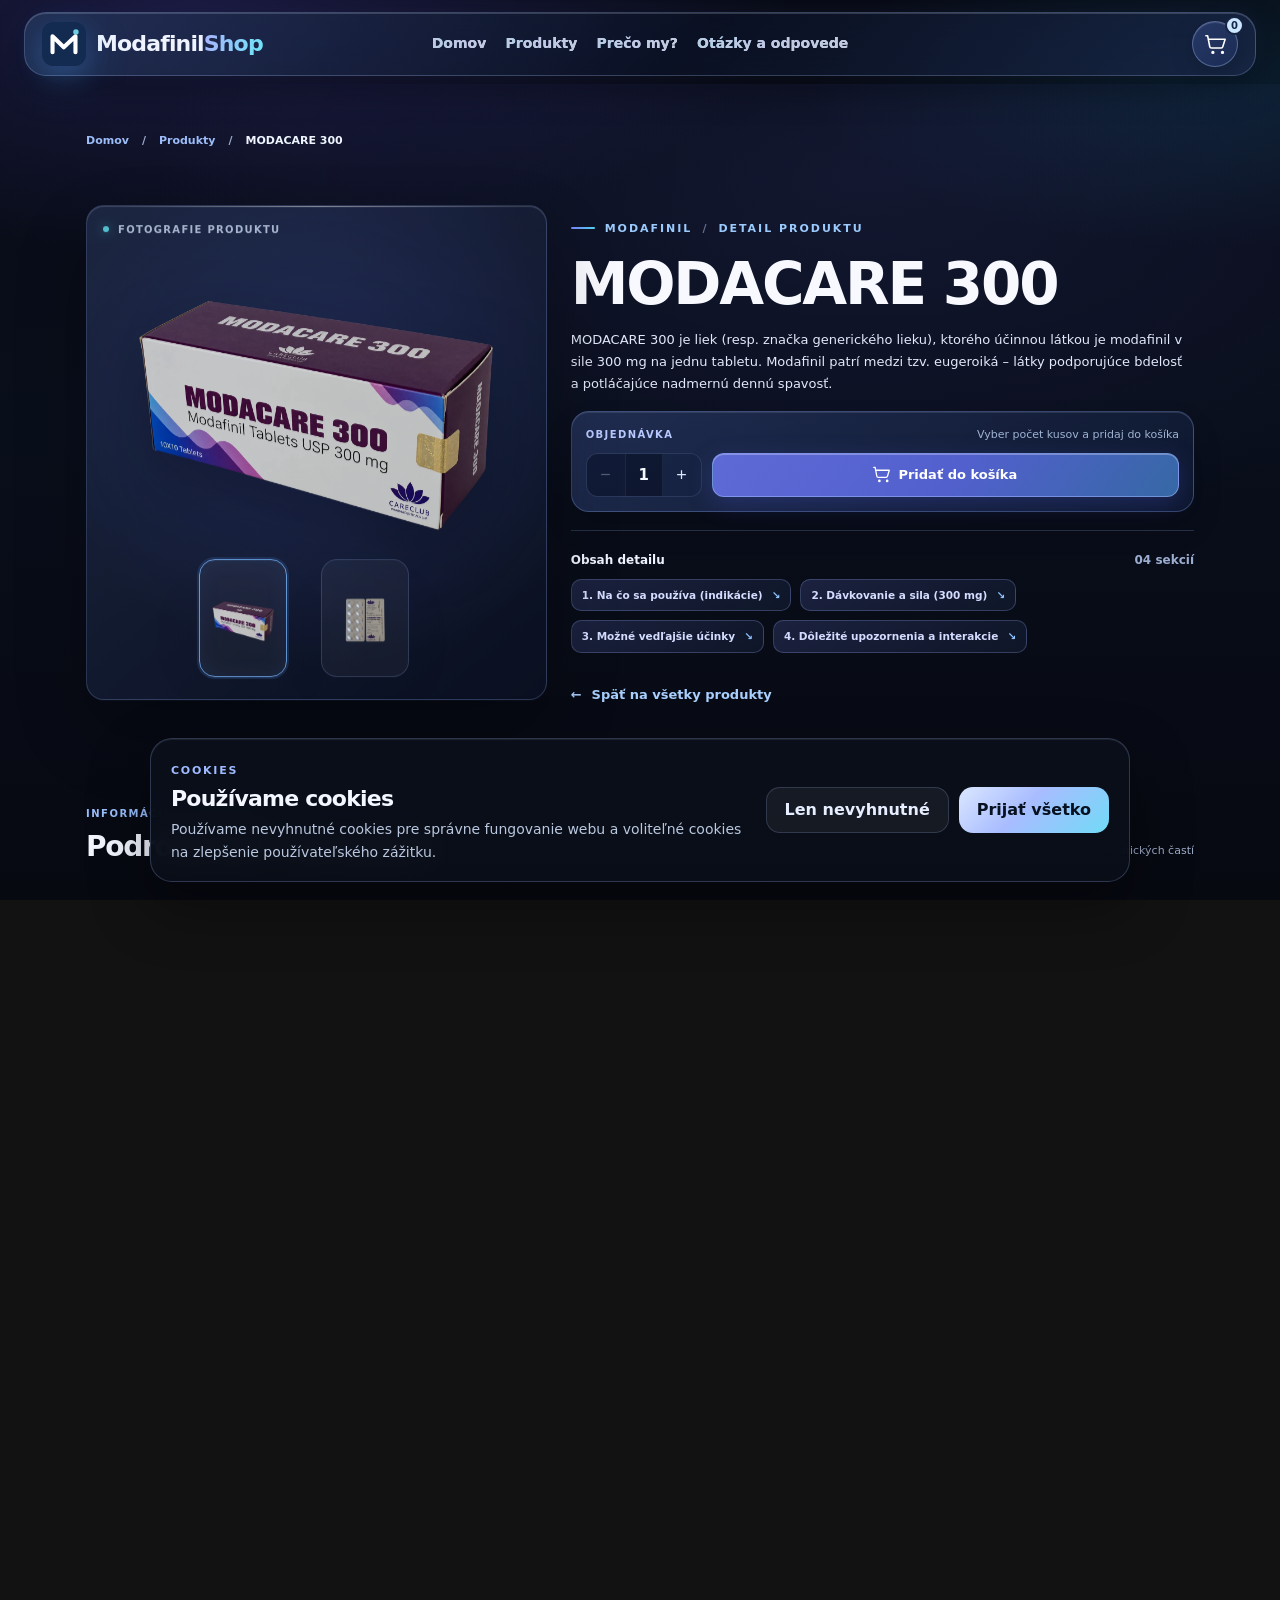
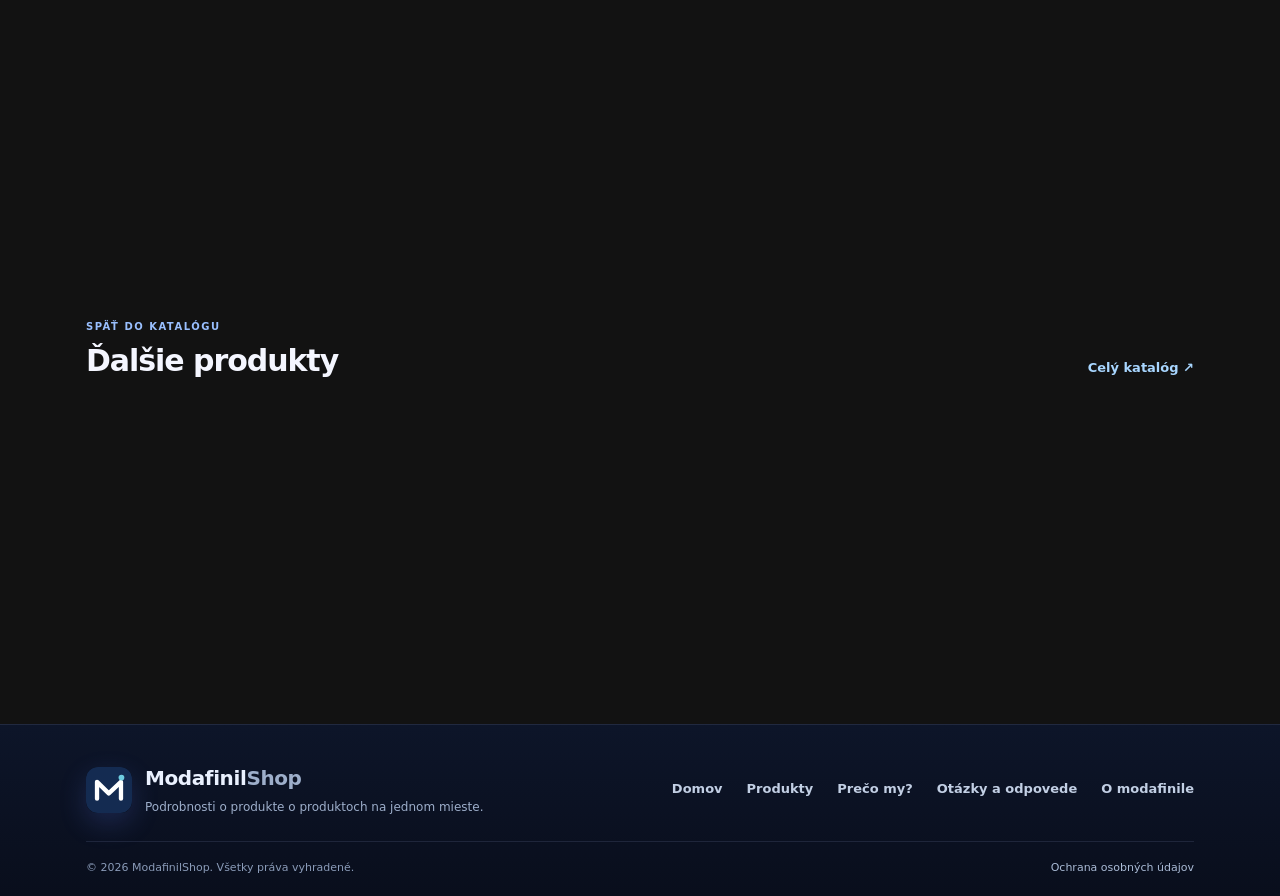
<file: products/modacare-300.html>
<!doctype html>
<html lang="sk">
<head>
<meta charset="utf-8">
<meta name="viewport" content="width=device-width, initial-scale=1">
<meta name="description" content="MODACARE 300 je liek (resp. značka generického lieku), ktorého účinnou látkou je modafinil v sile 300 mg na jednu tabletu. Modafinil patrí medzi tzv.">
<meta property="og:type" content="article">
<meta property="og:site_name" content="ModafinilShop">
<meta property="og:locale" content="sk_SK">
<meta property="og:title" content="MODACARE 300 – informácie o prípravku | ModafinilShop">
<meta property="og:description" content="MODACARE 300 je liek (resp. značka generického lieku), ktorého účinnou látkou je modafinil v sile 300 mg na jednu tabletu. Modafinil patrí medzi tzv.">
<meta name="theme-color" content="#070910">
<meta name="referrer" content="no-referrer">
<meta http-equiv="Content-Security-Policy" content="default-src 'self'; script-src 'self'; style-src 'self'; img-src 'self' data:; font-src 'self'; connect-src 'none'; object-src 'none'; base-uri 'self'; form-action 'self'">
<title>MODACARE 300 – zloženie, použitie, dávkovanie a upozornenia | ModafinilShop</title>
<link rel="icon" href="../assets/images/favicon.png" type="image/png">
<link rel="stylesheet" href="../assets/style.css">
<link rel="stylesheet" href="../assets/clean.css">
<link rel="stylesheet" href="../assets/product-detail.css">
<link rel="stylesheet" href="../assets/dark-gloss.css">
<link href="../assets/cart-demo.css" rel="stylesheet"/>
<link href="../assets/motion-effects.css" rel="stylesheet"/>
<link href="../assets/cookie-consent.css" rel="stylesheet"/>
<link rel="stylesheet" href="../assets/photo-gallery.css"/>
<link rel="stylesheet" href="../assets/premium-compact.css"></head>
<body data-cart-root="../" class="information-site editorial-product-page">
<header class="header">
<div class="container nav">
<a class="logo" href="../index.html"><img alt="ModafinilShop logo" class="logo-image" src="../assets/images/modafinilshop-mark.svg"/><span>Modafinil<span class="brand-accent">Shop</span></span></a>
<button aria-controls="site-navigation" aria-expanded="false" aria-label="Otvoriť menu" class="mobile-menu-toggle" data-action="toggle-menu" type="button"><svg aria-hidden="true" fill="none" height="22" stroke="currentColor" stroke-linecap="round" stroke-width="2" viewbox="0 0 24 24" width="22"><path d="M4 7h16M4 12h16M4 17h16"></path></svg></button>
<nav aria-label="Hlavná navigácia" class="nav-links" id="site-navigation">
<a href="../index.html">Domov</a>
<a href="../index.html#produkty">Produkty</a>
<a href="../index.html#preco">Prečo my?</a>
<a href="../index.html#faq">Otázky a odpovede</a>

</nav>
<button type="button" class="ms-cart-header" data-cart-open aria-label="Otvoriť košík (0 kusov)" aria-controls="ms-cart-panel" aria-haspopup="dialog"><svg xmlns="http://www.w3.org/2000/svg" class="ms-cart-svg" viewBox="0 0 24 24" fill="none" stroke="currentColor" stroke-width="1.8" stroke-linecap="round" stroke-linejoin="round" aria-hidden="true"><circle cx="9" cy="21" r="1"/><circle cx="20" cy="21" r="1"/><path d="M1 2h2l2.4 12.3a2 2 0 0 0 2 1.7h11a2 2 0 0 0 2-1.6L23 6H4"/></svg><span class="ms-cart-count" data-cart-count>0</span></button>
</div>
</header>
<main id="obsah" class="pd-main">
<div class="container">
  <nav class="pd-crumbs" aria-label="Navigačná cesta"><a href="../index.html">Domov</a><span aria-hidden="true">/</span><a href="../index.html#produkty">Produkty</a><span aria-hidden="true">/</span><span aria-current="page">MODACARE 300</span></nav>
  <div class="pd-hero">
    <div class="pd-picture-col">
      <div class="pd-picture-card ms-photo-gallery"><div class="pd-photo-label"><span class="pd-photo-dot"></span> FOTOGRAFIE PRODUKTU</div><img class="ms-gallery-main" src="../assets/images/modacare-300-main.webp" alt="MODACARE300 – fotografia balenia" width="400" height="320" decoding="async" fetchpriority="high"><div class="ms-photo-thumbs"><button class="ms-photo-thumb is-active" type="button" data-photo-src="../assets/images/modacare-300-main.webp" aria-label="Zobraziť balenie produktu MODACARE300" aria-pressed="true"><img src="../assets/images/modacare-300-main.webp" alt="Balenie MODACARE300" loading="lazy" decoding="async"></button><button class="ms-photo-thumb" type="button" data-photo-src="../assets/images/modacare-300-blister.webp" aria-label="Zobraziť blister produktu MODACARE300" aria-pressed="false"><img src="../assets/images/modacare-300-blister.webp" alt="Blister MODACARE300" loading="lazy" decoding="async"></button></div></div>
    </div>
    <div class="pd-intro-col">
       <div class="pd-kicker"><span class="pd-kicker-line"></span> MODAFINIL <span class="pd-kicker-sep">/</span> DETAIL PRODUKTU</div>
       <h1>MODACARE 300</h1>
       <div class="pd-intro-body"><p class="provided-line">MODACARE 300 je liek (resp. značka generického lieku), ktorého účinnou látkou je modafinil v sile 300 mg na jednu tabletu. Modafinil patrí medzi tzv. eugeroiká – látky podporujúce bdelosť a potláčajúce nadmernú dennú spavosť.</p></div>
<section class="ms-detail-purchase" aria-label="Pridanie do košíka"><div class="ms-detail-purchase-head"><span class="ms-detail-label">OBJEDNÁVKA</span><span class="ms-detail-sub">Vyber počet kusov a pridaj do košíka</span></div><div class="ms-detail-purchase-row"><div class="ms-qty" data-qty-wrap data-slug="modacare-300" aria-label="Počet kusov"><button type="button" data-qty-minus aria-label="Znížiť počet kusov"><svg viewBox="0 0 24 24" fill="none" stroke="currentColor" stroke-width="2" aria-hidden="true"><path d="M5 12h14"/></svg></button><input type="number" inputmode="numeric" min="1" max="99" step="1" value="1" data-qty-input aria-label="Počet kusov"/><button type="button" data-qty-plus aria-label="Zvýšiť počet kusov"><svg viewBox="0 0 24 24" fill="none" stroke="currentColor" stroke-width="2" aria-hidden="true"><path d="M12 5v14M5 12h14"/></svg></button></div><button type="button" class="ms-add-btn ms-add-btn-detail" data-add-product="modacare-300"><svg xmlns="http://www.w3.org/2000/svg" class="ms-cart-svg" viewBox="0 0 24 24" fill="none" stroke="currentColor" stroke-width="1.8" stroke-linecap="round" stroke-linejoin="round" aria-hidden="true"><circle cx="9" cy="21" r="1"/><circle cx="20" cy="21" r="1"/><path d="M1 2h2l2.4 12.3a2 2 0 0 0 2 1.7h11a2 2 0 0 0 2-1.6L23 6H4"/></svg><span>Pridať do košíka</span></button></div></section>
       <div class="pd-nav-area"><div class="pd-nav-title">Obsah detailu <span>04 sekcií</span></div><nav class="pd-jump" aria-label="Sekcie profilu"><a href="#info-1" class="jump-chip">1. Na čo sa používa (indikácie)<span aria-hidden="true">↘</span></a><a href="#info-2" class="jump-chip">2. Dávkovanie a sila (300 mg)<span aria-hidden="true">↘</span></a><a href="#info-3" class="jump-chip">3. Možné vedľajšie účinky<span aria-hidden="true">↘</span></a><a href="#info-4" class="jump-chip">4. Dôležité upozornenia a interakcie<span aria-hidden="true">↘</span></a></nav></div>
       <a href="../index.html#produkty" class="pd-back-link"><span aria-hidden="true">←</span> Späť na všetky produkty</a>
    </div>
  </div>
  <section class="pd-content" aria-labelledby="pd-overview-title">
    <div class="pd-content-heading"><div><span class="pd-mini-overline">INFORMÁCIE O PRODUKTE</span><h2 id="pd-overview-title">Podrobnosti o produkte</h2></div><span class="pd-content-counter">4 tematických častí</span></div>
    <div class="pd-matrix"><section class="detail-section-row" id="info-1" aria-labelledby="section-name-1">
          <div class="detail-row-label"><span class="detail-icon"><svg class="detail-svg" aria-hidden="true" viewBox="0 0 24 24" fill="none" stroke="currentColor" stroke-width="1.65" stroke-linecap="round" stroke-linejoin="round"><circle cx="12" cy="12" r="9"/><path d="M12 7v6l4 2"/></svg></span>
            <h3 id="section-name-1" class="provided-line">​1. Na čo sa používa (indikácie)</h3></div>
          <div class="detail-row-body"><p class="provided-line provided-bullet">• ​Narkolepsia: Chronická porucha spánku charakterizovaná nekontrolovanými návalmi spánku počas dňa.</p>
<p class="provided-line provided-bullet">• ​Obštrukčné spánkové apnoe (OSA): Na zmiernenie zostatkovej dennej únavy napriek používaniu dýchacích prístrojov (napr. CPAP).</p>
<p class="provided-line provided-bullet">• ​Poruchy spánku pri práci na zmeny (SWSD): Pomáha udržať bdelosť ľuďom pracujúcim v nočných alebo rotujúcich zmenách.</p></div>
        </section><section class="detail-section-row" id="info-2" aria-labelledby="section-name-2">
          <div class="detail-row-label"><span class="detail-icon"><svg class="detail-svg" aria-hidden="true" viewBox="0 0 24 24" fill="none" stroke="currentColor" stroke-width="1.65" stroke-linecap="round" stroke-linejoin="round"><circle cx="12" cy="12" r="9"/><path d="M12 7v6l4 2"/></svg></span>
            <h3 id="section-name-2" class="provided-line">​2. Dávkovanie a sila (300 mg)</h3></div>
          <div class="detail-row-body"><p class="provided-line provided-bullet">• ​Bežná štandardná začiatočná dávka modafinilu pre väčšinu schválených indikácií je 200 mg denne (užíva sa zvyčajne ráno, prípadne hodinu pred začiatkom pracovnej zmeny).</p>
<p class="provided-line provided-bullet">• ​Sila 300 mg až 400 mg predstavuje vyššiu dennú dávku, ktorá sa zvyčajne predpisuje len vtedy, ak štandardná dávka 200 mg neprináša dostatočný účinok a pacient ju dobre znáša. Užívanie takto vysokej jednorazovej dávky by malo byť vždy konzultované s lekárom.</p></div>
        </section><section class="detail-section-row" id="info-3" aria-labelledby="section-name-3">
          <div class="detail-row-label"><span class="detail-icon"><svg class="detail-svg" aria-hidden="true" viewBox="0 0 24 24" fill="none" stroke="currentColor" stroke-width="1.65" stroke-linecap="round" stroke-linejoin="round"><path d="M12 3 2.5 20h19L12 3Z"/><path d="M12 9v5m0 3h.01"/></svg></span>
            <h3 id="section-name-3" class="provided-line">​3. Možné vedľajšie účinky</h3></div>
          <div class="detail-row-body"><p class="provided-line">​Podobne ako iné lieky s obsahom modafinilu, aj Modacare 300 môže vykazovať vedľajšie účinky, medzi ktoré patria: </p>
<p class="provided-line provided-bullet">• ​Bolesť hlavy (najčastejší príznak)</p>
<p class="provided-line provided-bullet">• ​Nervozita, úzkosť alebo vnútorný nepokoj</p>
<p class="provided-line provided-bullet">• ​Nespavosť (najmä ak sa užije neskoro v priebehu dňa)</p>
<p class="provided-line provided-bullet">• ​Tráviace ťažkosti (nevoľnosť, hnačka)</p>
<p class="provided-line provided-bullet">• ​Zvýšený krvný tlak alebo rýchlejšia srdcová frekvencia.</p></div>
        </section><section class="detail-section-row" id="info-4" aria-labelledby="section-name-4">
          <div class="detail-row-label"><span class="detail-icon"><svg class="detail-svg" aria-hidden="true" viewBox="0 0 24 24" fill="none" stroke="currentColor" stroke-width="1.65" stroke-linecap="round" stroke-linejoin="round"><path d="M12 2 20 5v6c0 5.5-3 8.5-8 11-5-2.5-8-5.5-8-11V5l8-3Z"/><path d="m9 12 2 2 4-4"/></svg></span>
            <h3 id="section-name-4" class="provided-line">​4. Dôležité upozornenia a interakcie</h3></div>
          <div class="detail-row-body"><p class="provided-line provided-bullet">• ​Hormonálna antikoncepcia: Modafinil môže znižovať účinnosť hormonálnych antikoncepčných prípravkov (piluliek, náplastí), preto je nutné používať aj doplnkové, nehormonálne metódy ochrany.</p>
<p class="provided-line provided-bullet">• ​Kofeín a alkohol: Kombinácia s väčším množstvom kofeínu alebo s alkoholom sa dôrazne neodporúča, pretože môže viesť k nadmernej stimulácii srdca, zvýšeniu tlaku alebo zosilneniu nežiaducich účinkov.</p></div>
        </section></div>
  </section>
  <section class="pd-related" aria-labelledby="related-heading"><div class="pd-related-heading"><div><span class="pd-mini-overline">SPÄŤ DO KATALÓGU</span><h2 id="related-heading">Ďalšie produkty</h2></div><a href="../index.html#produkty">Celý katalóg <span aria-hidden="true">↗</span></a></div><div class="pd-related-cards"><a class="pd-related-card" href="modaxl-200.html"><div class="pd-related-card-media"><img src="../assets/images/modaxl-200-main.webp" alt="MODAXL 200" loading="lazy" decoding="async"></div><div class="pd-related-card-body"><strong>MODAXL 200</strong><span class="pd-related-card-price">34,90 €</span><span class="pd-related-card-cta">Zobraziť detail <span aria-hidden="true">↗</span></span></div></a><a class="pd-related-card" href="modawake.html"><div class="pd-related-card-media"><img src="../assets/images/modawake-main.webp" alt="MODAWAKE" loading="lazy" decoding="async"></div><div class="pd-related-card-body"><strong>MODAWAKE</strong><span class="pd-related-card-price">33,90 €</span><span class="pd-related-card-cta">Zobraziť detail <span aria-hidden="true">↗</span></span></div></a><a class="pd-related-card" href="modacare-200.html"><div class="pd-related-card-media"><img src="../assets/images/modacare-200-main.webp" alt="MODACARE 200" loading="lazy" decoding="async"></div><div class="pd-related-card-body"><strong>MODACARE 200</strong><span class="pd-related-card-price">35,90 €</span><span class="pd-related-card-cta">Zobraziť detail <span aria-hidden="true">↗</span></span></div></a><a class="pd-related-card" href="armodacare-150.html"><div class="pd-related-card-media"><img src="../assets/images/armodacare-150-main.webp" alt="ARMODACARE 150" loading="lazy" decoding="async"></div><div class="pd-related-card-body"><strong>ARMODACARE 150</strong><span class="pd-related-card-price">36,90 €</span><span class="pd-related-card-cta">Zobraziť detail <span aria-hidden="true">↗</span></span></div></a></div></section>
</div></main>
<footer class="footer footer-premium"><div class="container footer-premium-inner"><div class="footer-premium-top"><div class="footer-brand"><img alt="ModafinilShop logo" class="footer-logo" src="../assets/images/modafinilshop-mark.svg"/><div class="footer-brand-text"><strong>Modafinil<span>Shop</span></strong><span>Podrobnosti o produkte o produktoch na jednom mieste.</span></div></div><nav class="footer-premium-nav" aria-label="Navigácia v pätičke"><a href="../index.html">Domov</a><a href="../index.html#produkty">Produkty</a><a href="../index.html#preco">Prečo my?</a><a href="../index.html#faq">Otázky a odpovede</a><a href="../modafinil-informacie.html">O modafinile</a></nav></div><div class="footer-premium-bottom"><span>© 2026 ModafinilShop. Všetky práva vyhradené.</span><a href="../ochrana-osobnych-udajov.html">Ochrana osobných údajov</a></div></div></footer>
<script defer src="../assets/navigation.js"></script>
<div class="ms-cart-backdrop" data-cart-backdrop hidden></div>
<aside class="ms-cart-panel" id="ms-cart-panel" aria-labelledby="ms-cart-title" aria-modal="true" role="dialog" inert>
  <div class="ms-cart-top"><div><span class="ms-cart-overline">MODAFINILSHOP</span><h2 id="ms-cart-title">Váš košík <span data-cart-heading-count>(0)</span></h2></div><button type="button" class="ms-cart-x" data-cart-close aria-label="Zavrieť košík"><svg viewBox="0 0 24 24" fill="none" stroke="currentColor" stroke-width="2" aria-hidden="true"><path d="M5 5l14 14M19 5 5 19"/></svg></button></div>
  <div class="ms-cart-note"><span class="ms-cart-dot"></span> Rýchly košík · skontrolujte vybrané produkty a pokračujte k objednávke</div>
  <div class="ms-cart-scroll" data-cart-items aria-live="polite"></div>
  <div class="ms-cart-bottom"><div class="ms-cart-summary"><span>Počet kusov spolu</span><strong data-cart-total>0 ks</strong></div><p>Vybrané produkty si môžete skontrolovať tu a v ďalšom kroku pokračovať k objednávke.</p><div class="ms-cart-actions"><a class="ms-cart-checkout" href="../checkout.html">Pokračovať k objednávke <span aria-hidden="true">→</span></a><button class="ms-cart-continue" data-cart-close type="button">Pokračovať v prehliadaní</button></div><button class="ms-cart-clear" data-cart-clear type="button">Vyprázdniť košík</button></div>
</aside>
<div class="ms-cart-toast" role="status" aria-live="polite" data-cart-toast></div>
<script defer src="../assets/cart-demo.js"></script>
<script defer src="../assets/motion-effects.js"></script>
<script defer src="../assets/photo-gallery.js"></script>
<div class="cookie-consent" data-cookie-banner hidden><div class="cookie-card"><div><span class="cookie-eyebrow">COOKIES</span><h3>Používame cookies</h3><p>Používame nevyhnutné cookies pre správne fungovanie webu a voliteľné cookies na zlepšenie používateľského zážitku.</p></div><div class="cookie-actions"><button type="button" class="cookie-btn cookie-btn-secondary" data-cookie-reject>Len nevyhnutné</button><button type="button" class="cookie-btn cookie-btn-primary" data-cookie-accept>Prijať všetko</button></div></div></div>
<script defer src="../assets/cookie-consent.js"></script>
</body></html>
</file>
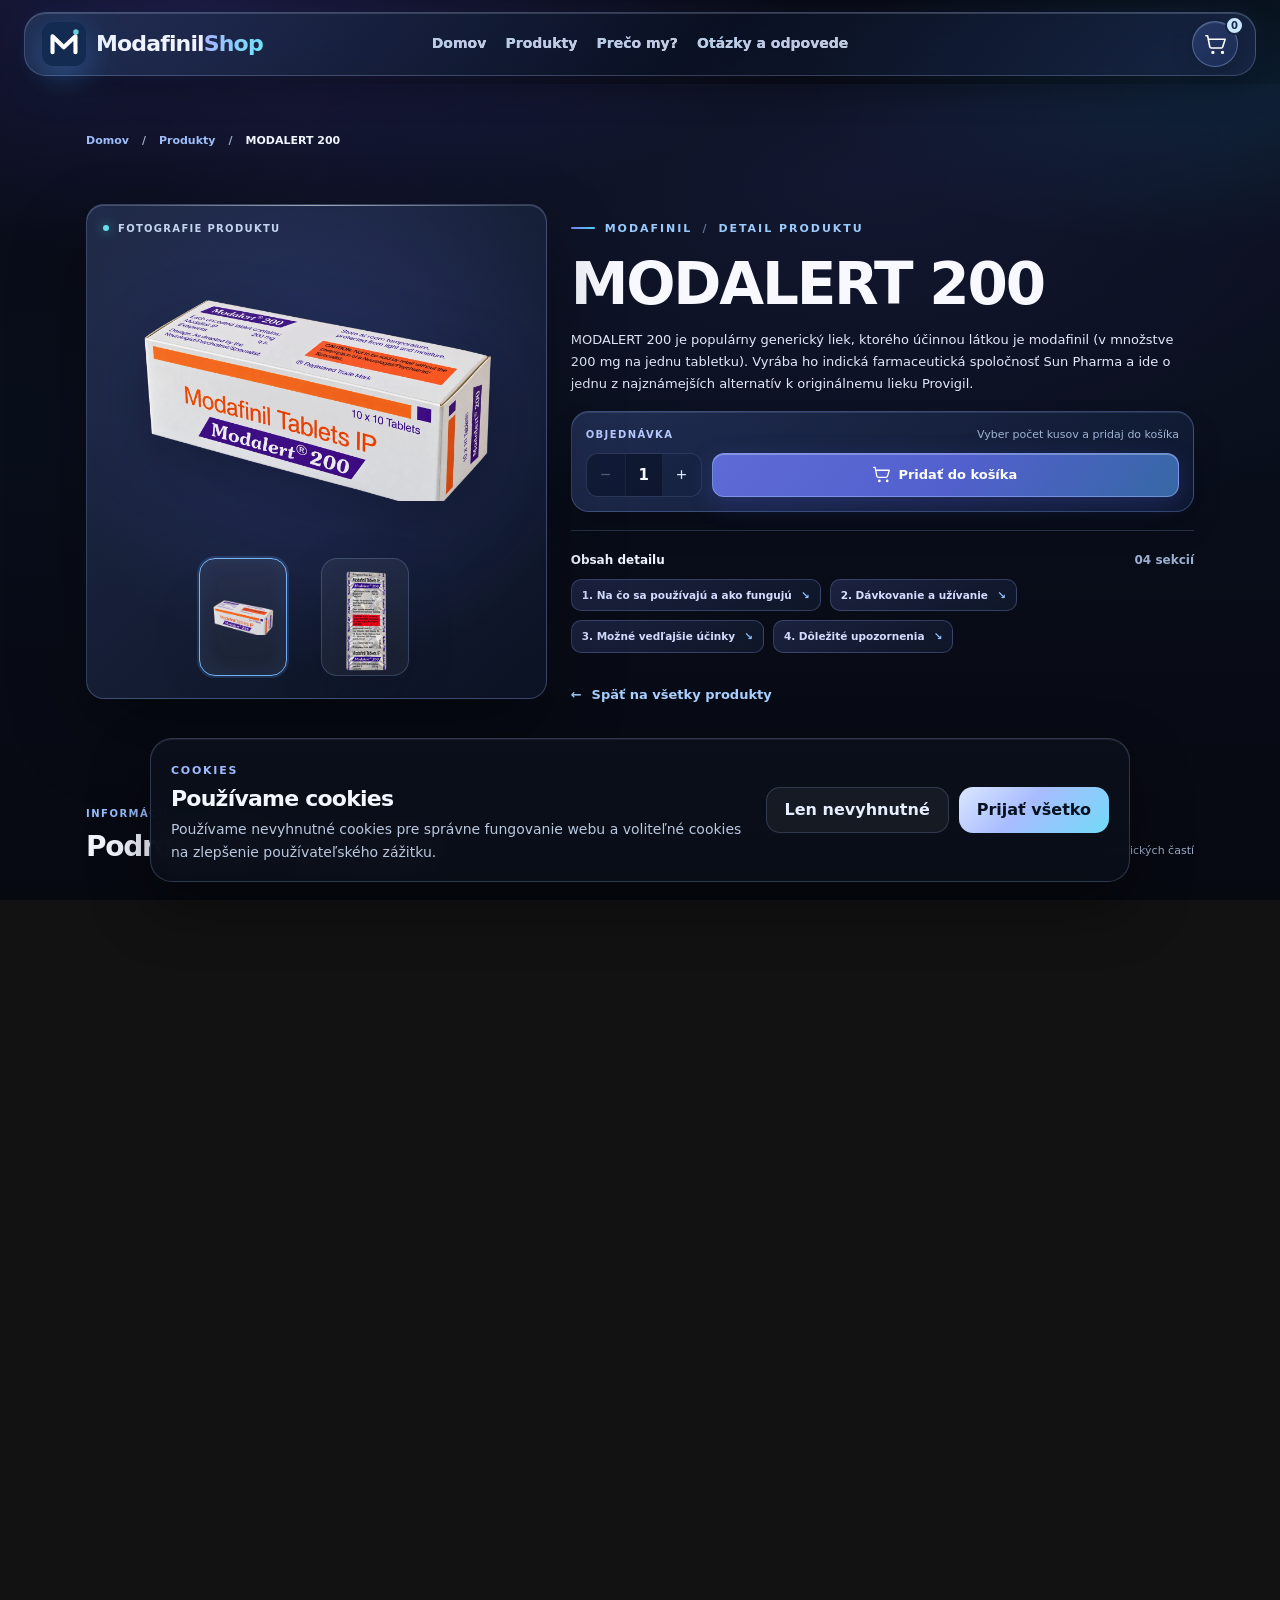
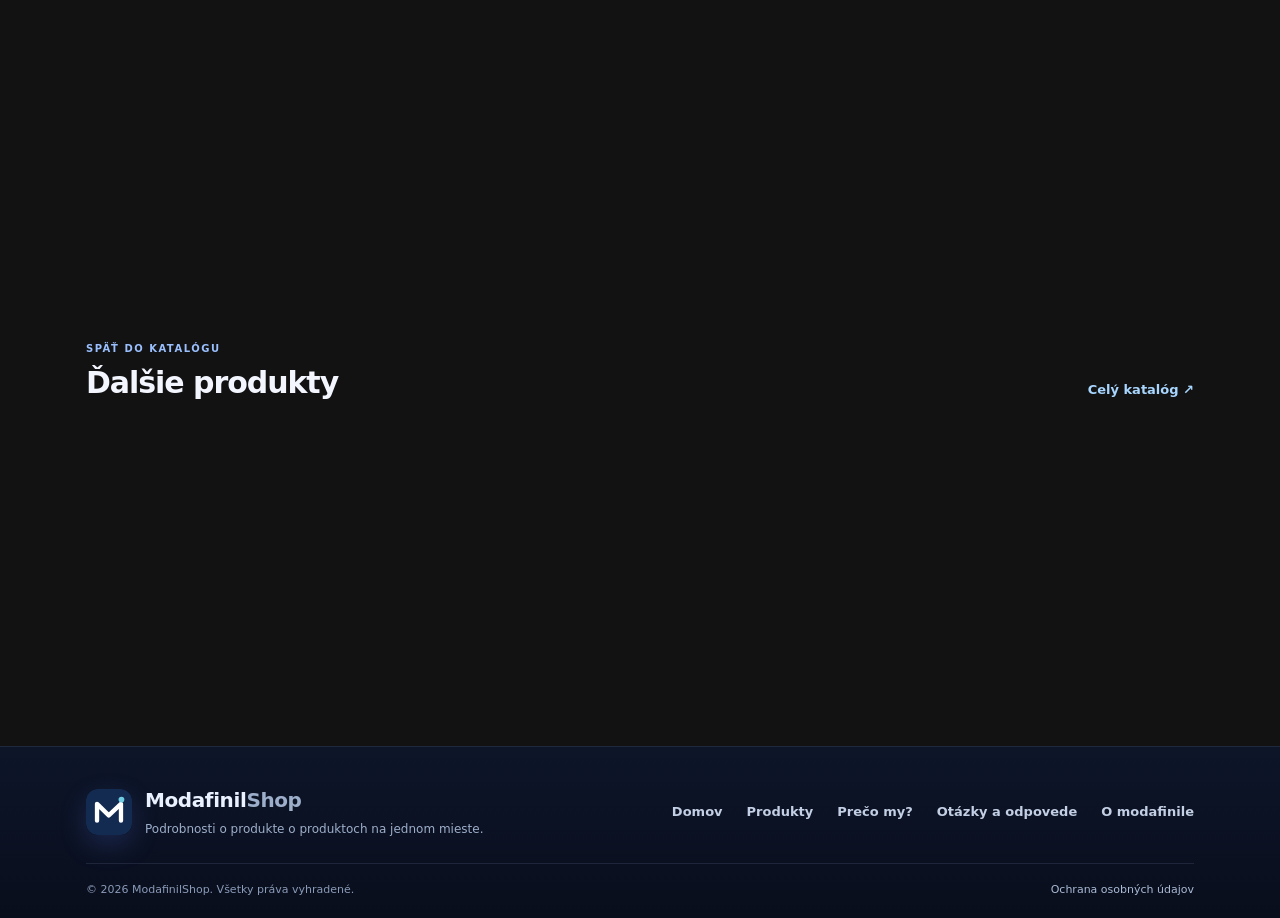
<file: products/modalert-200.html>
<!doctype html>
<html lang="sk">
<head>
<meta charset="utf-8">
<meta name="viewport" content="width=device-width, initial-scale=1">
<meta name="description" content="MODALERT 200 je populárny generický liek, ktorého účinnou látkou je modafinil (v množstve 200 mg na jednu tabletku). Vyrába ho indická farmaceutická">
<meta property="og:type" content="article">
<meta property="og:site_name" content="ModafinilShop">
<meta property="og:locale" content="sk_SK">
<meta property="og:title" content="MODALERT 200 – informácie o prípravku | ModafinilShop">
<meta property="og:description" content="MODALERT 200 je populárny generický liek, ktorého účinnou látkou je modafinil (v množstve 200 mg na jednu tabletku). Vyrába ho indická farmaceutická">
<meta name="theme-color" content="#070910">
<meta name="referrer" content="no-referrer">
<meta http-equiv="Content-Security-Policy" content="default-src 'self'; script-src 'self'; style-src 'self'; img-src 'self' data:; font-src 'self'; connect-src 'none'; object-src 'none'; base-uri 'self'; form-action 'self'">
<title>MODALERT 200 – zloženie, použitie, dávkovanie a upozornenia | ModafinilShop</title>
<link rel="icon" href="../assets/images/favicon.png" type="image/png">
<link rel="stylesheet" href="../assets/style.css">
<link rel="stylesheet" href="../assets/clean.css">
<link rel="stylesheet" href="../assets/product-detail.css">
<link rel="stylesheet" href="../assets/dark-gloss.css">
<link href="../assets/cart-demo.css" rel="stylesheet"/>
<link href="../assets/motion-effects.css" rel="stylesheet"/>
<link href="../assets/cookie-consent.css" rel="stylesheet"/>
<link rel="stylesheet" href="../assets/photo-gallery.css"/>
<link rel="stylesheet" href="../assets/premium-compact.css"></head>
<body data-cart-root="../" class="information-site editorial-product-page">
<header class="header">
<div class="container nav">
<a class="logo" href="../index.html"><img alt="ModafinilShop logo" class="logo-image" src="../assets/images/modafinilshop-mark.svg"/><span>Modafinil<span class="brand-accent">Shop</span></span></a>
<button aria-controls="site-navigation" aria-expanded="false" aria-label="Otvoriť menu" class="mobile-menu-toggle" data-action="toggle-menu" type="button"><svg aria-hidden="true" fill="none" height="22" stroke="currentColor" stroke-linecap="round" stroke-width="2" viewbox="0 0 24 24" width="22"><path d="M4 7h16M4 12h16M4 17h16"></path></svg></button>
<nav aria-label="Hlavná navigácia" class="nav-links" id="site-navigation">
<a href="../index.html">Domov</a>
<a href="../index.html#produkty">Produkty</a>
<a href="../index.html#preco">Prečo my?</a>
<a href="../index.html#faq">Otázky a odpovede</a>

</nav>
<button type="button" class="ms-cart-header" data-cart-open aria-label="Otvoriť košík (0 kusov)" aria-controls="ms-cart-panel" aria-haspopup="dialog"><svg xmlns="http://www.w3.org/2000/svg" class="ms-cart-svg" viewBox="0 0 24 24" fill="none" stroke="currentColor" stroke-width="1.8" stroke-linecap="round" stroke-linejoin="round" aria-hidden="true"><circle cx="9" cy="21" r="1"/><circle cx="20" cy="21" r="1"/><path d="M1 2h2l2.4 12.3a2 2 0 0 0 2 1.7h11a2 2 0 0 0 2-1.6L23 6H4"/></svg><span class="ms-cart-count" data-cart-count>0</span></button>
</div>
</header>
<main id="obsah" class="pd-main">
<div class="container">
  <nav class="pd-crumbs" aria-label="Navigačná cesta"><a href="../index.html">Domov</a><span aria-hidden="true">/</span><a href="../index.html#produkty">Produkty</a><span aria-hidden="true">/</span><span aria-current="page">MODALERT 200</span></nav>
  <div class="pd-hero">
    <div class="pd-picture-col">
      <div class="pd-picture-card ms-photo-gallery"><div class="pd-photo-label"><span class="pd-photo-dot"></span> FOTOGRAFIE PRODUKTU</div><img class="ms-gallery-main" src="../assets/images/modalert-200-main.webp" alt="MODALERT200 – fotografia balenia" width="400" height="320" decoding="async" fetchpriority="high"><div class="ms-photo-thumbs"><button class="ms-photo-thumb is-active" type="button" data-photo-src="../assets/images/modalert-200-main.webp" aria-label="Zobraziť balenie produktu MODALERT200" aria-pressed="true"><img src="../assets/images/modalert-200-main.webp" alt="Balenie MODALERT200" loading="lazy" decoding="async"></button><button class="ms-photo-thumb" type="button" data-photo-src="../assets/images/modalert-200-blister.webp" aria-label="Zobraziť blister produktu MODALERT200" aria-pressed="false"><img src="../assets/images/modalert-200-blister.webp" alt="Blister MODALERT200" loading="lazy" decoding="async"></button></div></div>
    </div>
    <div class="pd-intro-col">
       <div class="pd-kicker"><span class="pd-kicker-line"></span> MODAFINIL <span class="pd-kicker-sep">/</span> DETAIL PRODUKTU</div>
       <h1>MODALERT 200</h1>
       <div class="pd-intro-body"><p class="provided-line">MODALERT 200 je populárny generický liek, ktorého účinnou látkou je modafinil (v množstve 200 mg na jednu tabletku). Vyrába ho indická farmaceutická spoločnosť Sun Pharma a ide o jednu z najznámejších alternatív k originálnemu lieku Provigil.</p></div>
<section class="ms-detail-purchase" aria-label="Pridanie do košíka"><div class="ms-detail-purchase-head"><span class="ms-detail-label">OBJEDNÁVKA</span><span class="ms-detail-sub">Vyber počet kusov a pridaj do košíka</span></div><div class="ms-detail-purchase-row"><div class="ms-qty" data-qty-wrap data-slug="modalert-200" aria-label="Počet kusov"><button type="button" data-qty-minus aria-label="Znížiť počet kusov"><svg viewBox="0 0 24 24" fill="none" stroke="currentColor" stroke-width="2" aria-hidden="true"><path d="M5 12h14"/></svg></button><input type="number" inputmode="numeric" min="1" max="99" step="1" value="1" data-qty-input aria-label="Počet kusov"/><button type="button" data-qty-plus aria-label="Zvýšiť počet kusov"><svg viewBox="0 0 24 24" fill="none" stroke="currentColor" stroke-width="2" aria-hidden="true"><path d="M12 5v14M5 12h14"/></svg></button></div><button type="button" class="ms-add-btn ms-add-btn-detail" data-add-product="modalert-200"><svg xmlns="http://www.w3.org/2000/svg" class="ms-cart-svg" viewBox="0 0 24 24" fill="none" stroke="currentColor" stroke-width="1.8" stroke-linecap="round" stroke-linejoin="round" aria-hidden="true"><circle cx="9" cy="21" r="1"/><circle cx="20" cy="21" r="1"/><path d="M1 2h2l2.4 12.3a2 2 0 0 0 2 1.7h11a2 2 0 0 0 2-1.6L23 6H4"/></svg><span>Pridať do košíka</span></button></div></section>
       <div class="pd-nav-area"><div class="pd-nav-title">Obsah detailu <span>04 sekcií</span></div><nav class="pd-jump" aria-label="Sekcie profilu"><a href="#info-1" class="jump-chip">1. Na čo sa používajú a ako fungujú<span aria-hidden="true">↘</span></a><a href="#info-2" class="jump-chip">2. Dávkovanie a užívanie<span aria-hidden="true">↘</span></a><a href="#info-3" class="jump-chip">3. Možné vedľajšie účinky<span aria-hidden="true">↘</span></a><a href="#info-4" class="jump-chip">4. Dôležité upozornenia<span aria-hidden="true">↘</span></a></nav></div>
       <a href="../index.html#produkty" class="pd-back-link"><span aria-hidden="true">←</span> Späť na všetky produkty</a>
    </div>
  </div>
  <section class="pd-content" aria-labelledby="pd-overview-title">
    <div class="pd-content-heading"><div><span class="pd-mini-overline">INFORMÁCIE O PRODUKTE</span><h2 id="pd-overview-title">Podrobnosti o produkte</h2></div><span class="pd-content-counter">4 tematických častí</span></div>
    <div class="pd-matrix"><section class="detail-section-row" id="info-1" aria-labelledby="section-name-1">
          <div class="detail-row-label"><span class="detail-icon"><svg class="detail-svg" aria-hidden="true" viewBox="0 0 24 24" fill="none" stroke="currentColor" stroke-width="1.65" stroke-linecap="round" stroke-linejoin="round"><circle cx="12" cy="12" r="9"/><path d="M12 7v6l4 2"/></svg></span>
            <h3 id="section-name-1" class="provided-line">1. Na čo sa používajú a ako fungujú</h3></div>
          <div class="detail-row-body"><p class="provided-line provided-bullet">•  ​Podpora bdelosti (eugeroikum): Modafinil je primárne určený na liečbu nadmernej dennej ospalosti spojenej s poruchami, ako sú narkolepsia, obštrukčné spánkové apnoe alebo syndróm práce na zmeny. </p>
<p class="provided-line provided-bullet">• ​Nootropikum (&quot;inteligentná tabletka&quot;): Vďaka schopnosti výrazne zvyšovať sústredenie, bdelosť, bleskovú reakciu a potláčať únavu sa často (často neoficiálne) používa aj medzi študentmi, manažérmi či ľuďmi pracujúcimi pod tlakom na zlepšenie kognitívneho výkonu.</p>
<p class="provided-line provided-bullet">• ​Mechanizmus: Ovplyvňuje hladiny niektorých neurotransmiterov v mozgu (napr. dopamín, noradrenalín, orexín či histamin), čím udržiava myseľ aktívnu bez typického prudkého „nakopnutia“ a následného kolapsu, aký spôsobujú bežné amfetamíny alebo nadmerné množstvo kofeínu.</p></div>
        </section><section class="detail-section-row" id="info-2" aria-labelledby="section-name-2">
          <div class="detail-row-label"><span class="detail-icon"><svg class="detail-svg" aria-hidden="true" viewBox="0 0 24 24" fill="none" stroke="currentColor" stroke-width="1.65" stroke-linecap="round" stroke-linejoin="round"><circle cx="12" cy="12" r="9"/><path d="M12 7v6l4 2"/></svg></span>
            <h3 id="section-name-2" class="provided-line">​2. Dávkovanie a užívanie</h3></div>
          <div class="detail-row-body"><p class="provided-line provided-bullet">•  ​Množstvo: Jedna tableta obsahuje 200 mg modafinilu. Pre začiatočníkov sa často odporúča začať s polovičnou dávkou (100 mg), nakoľko 200 mg môže byť pre nováčikov príliš silné. </p>
<p class="provided-line provided-bullet">•  ​Načasovanie: Užíva sa zvyčajne ráno, prípadne hodinu pred začiatkom pracovnej zmeny. Keďže jeho polčas rozpadu je pomerne dlhý (okolo 12 až 15 hodín), neodporúča sa užívať ho popoludní ani večer, pretože môže spôsobiť vážnu nespavosť. </p></div>
        </section><section class="detail-section-row" id="info-3" aria-labelledby="section-name-3">
          <div class="detail-row-label"><span class="detail-icon"><svg class="detail-svg" aria-hidden="true" viewBox="0 0 24 24" fill="none" stroke="currentColor" stroke-width="1.65" stroke-linecap="round" stroke-linejoin="round"><path d="M12 3 2.5 20h19L12 3Z"/><path d="M12 9v5m0 3h.01"/></svg></span>
            <h3 id="section-name-3" class="provided-line">​3. Možné vedľajšie účinky</h3></div>
          <div class="detail-row-body"><p class="provided-line">​Hoci je zvyčajne dobre znášaný, môžu sa objaviť vedľajšie účinky, medzi ktoré patria: </p>
<p class="provided-line provided-bullet">• ​Bolesť hlavy a závraty</p>
<p class="provided-line provided-bullet">• ​Sucho v ústach</p>
<p class="provided-line provided-bullet">• ​Nervozita, úzkosť alebo mierne búšenie srdca</p>
<p class="provided-line provided-bullet">• ​Poruchy spánku (ak sa užije neskoro)</p>
<p class="provided-line provided-bullet">• ​Zriedkavo kožné vyrážky alebo závažnejšie alergické reakcie</p></div>
        </section><section class="detail-section-row" id="info-4" aria-labelledby="section-name-4">
          <div class="detail-row-label"><span class="detail-icon"><svg class="detail-svg" aria-hidden="true" viewBox="0 0 24 24" fill="none" stroke="currentColor" stroke-width="1.65" stroke-linecap="round" stroke-linejoin="round"><path d="M12 2 20 5v6c0 5.5-3 8.5-8 11-5-2.5-8-5.5-8-11V5l8-3Z"/><path d="m9 12 2 2 4-4"/></svg></span>
            <h3 id="section-name-4" class="provided-line">​4. Dôležité upozornenia</h3></div>
          <div class="detail-row-body"><p class="provided-line provided-bullet">• ​Interakcie: Môže znižovať účinnosť hormonálnej antikoncepcie a negatívne reagovať s niektorými liekmi (napr. antidepresívami či liekmi na krvný tlak).</p>
<p class="provided-line provided-bullet">• ​Kofeín a alkohol: Kombinácia s kávou, energetickými nápojmi alebo alkoholom sa neodporúča, pretože znásobuje nervozitu, búšenie srdca a zaťažuje organizmus.</p></div>
        </section></div>
  </section>
  <section class="pd-related" aria-labelledby="related-heading"><div class="pd-related-heading"><div><span class="pd-mini-overline">SPÄŤ DO KATALÓGU</span><h2 id="related-heading">Ďalšie produkty</h2></div><a href="../index.html#produkty">Celý katalóg <span aria-hidden="true">↗</span></a></div><div class="pd-related-cards"><a class="pd-related-card" href="modaxl-200.html"><div class="pd-related-card-media"><img src="../assets/images/modaxl-200-main.webp" alt="MODAXL 200" loading="lazy" decoding="async"></div><div class="pd-related-card-body"><strong>MODAXL 200</strong><span class="pd-related-card-price">34,90 €</span><span class="pd-related-card-cta">Zobraziť detail <span aria-hidden="true">↗</span></span></div></a><a class="pd-related-card" href="modawake.html"><div class="pd-related-card-media"><img src="../assets/images/modawake-main.webp" alt="MODAWAKE" loading="lazy" decoding="async"></div><div class="pd-related-card-body"><strong>MODAWAKE</strong><span class="pd-related-card-price">33,90 €</span><span class="pd-related-card-cta">Zobraziť detail <span aria-hidden="true">↗</span></span></div></a><a class="pd-related-card" href="modacare-200.html"><div class="pd-related-card-media"><img src="../assets/images/modacare-200-main.webp" alt="MODACARE 200" loading="lazy" decoding="async"></div><div class="pd-related-card-body"><strong>MODACARE 200</strong><span class="pd-related-card-price">35,90 €</span><span class="pd-related-card-cta">Zobraziť detail <span aria-hidden="true">↗</span></span></div></a><a class="pd-related-card" href="modacare-300.html"><div class="pd-related-card-media"><img src="../assets/images/modacare-300-main.webp" alt="MODACARE 300" loading="lazy" decoding="async"></div><div class="pd-related-card-body"><strong>MODACARE 300</strong><span class="pd-related-card-price">38,90 €</span><span class="pd-related-card-cta">Zobraziť detail <span aria-hidden="true">↗</span></span></div></a></div></section>
</div></main>
<footer class="footer footer-premium"><div class="container footer-premium-inner"><div class="footer-premium-top"><div class="footer-brand"><img alt="ModafinilShop logo" class="footer-logo" src="../assets/images/modafinilshop-mark.svg"/><div class="footer-brand-text"><strong>Modafinil<span>Shop</span></strong><span>Podrobnosti o produkte o produktoch na jednom mieste.</span></div></div><nav class="footer-premium-nav" aria-label="Navigácia v pätičke"><a href="../index.html">Domov</a><a href="../index.html#produkty">Produkty</a><a href="../index.html#preco">Prečo my?</a><a href="../index.html#faq">Otázky a odpovede</a><a href="../modafinil-informacie.html">O modafinile</a></nav></div><div class="footer-premium-bottom"><span>© 2026 ModafinilShop. Všetky práva vyhradené.</span><a href="../ochrana-osobnych-udajov.html">Ochrana osobných údajov</a></div></div></footer>
<script defer src="../assets/navigation.js"></script>
<div class="ms-cart-backdrop" data-cart-backdrop hidden></div>
<aside class="ms-cart-panel" id="ms-cart-panel" aria-labelledby="ms-cart-title" aria-modal="true" role="dialog" inert>
  <div class="ms-cart-top"><div><span class="ms-cart-overline">MODAFINILSHOP</span><h2 id="ms-cart-title">Váš košík <span data-cart-heading-count>(0)</span></h2></div><button type="button" class="ms-cart-x" data-cart-close aria-label="Zavrieť košík"><svg viewBox="0 0 24 24" fill="none" stroke="currentColor" stroke-width="2" aria-hidden="true"><path d="M5 5l14 14M19 5 5 19"/></svg></button></div>
  <div class="ms-cart-note"><span class="ms-cart-dot"></span> Rýchly košík · skontrolujte vybrané produkty a pokračujte k objednávke</div>
  <div class="ms-cart-scroll" data-cart-items aria-live="polite"></div>
  <div class="ms-cart-bottom"><div class="ms-cart-summary"><span>Počet kusov spolu</span><strong data-cart-total>0 ks</strong></div><p>Vybrané produkty si môžete skontrolovať tu a v ďalšom kroku pokračovať k objednávke.</p><div class="ms-cart-actions"><a class="ms-cart-checkout" href="../checkout.html">Pokračovať k objednávke <span aria-hidden="true">→</span></a><button class="ms-cart-continue" data-cart-close type="button">Pokračovať v prehliadaní</button></div><button class="ms-cart-clear" data-cart-clear type="button">Vyprázdniť košík</button></div>
</aside>
<div class="ms-cart-toast" role="status" aria-live="polite" data-cart-toast></div>
<script defer src="../assets/cart-demo.js"></script>
<script defer src="../assets/motion-effects.js"></script>
<script defer src="../assets/photo-gallery.js"></script>
<div class="cookie-consent" data-cookie-banner hidden><div class="cookie-card"><div><span class="cookie-eyebrow">COOKIES</span><h3>Používame cookies</h3><p>Používame nevyhnutné cookies pre správne fungovanie webu a voliteľné cookies na zlepšenie používateľského zážitku.</p></div><div class="cookie-actions"><button type="button" class="cookie-btn cookie-btn-secondary" data-cookie-reject>Len nevyhnutné</button><button type="button" class="cookie-btn cookie-btn-primary" data-cookie-accept>Prijať všetko</button></div></div></div>
<script defer src="../assets/cookie-consent.js"></script>
</body></html>
</file>
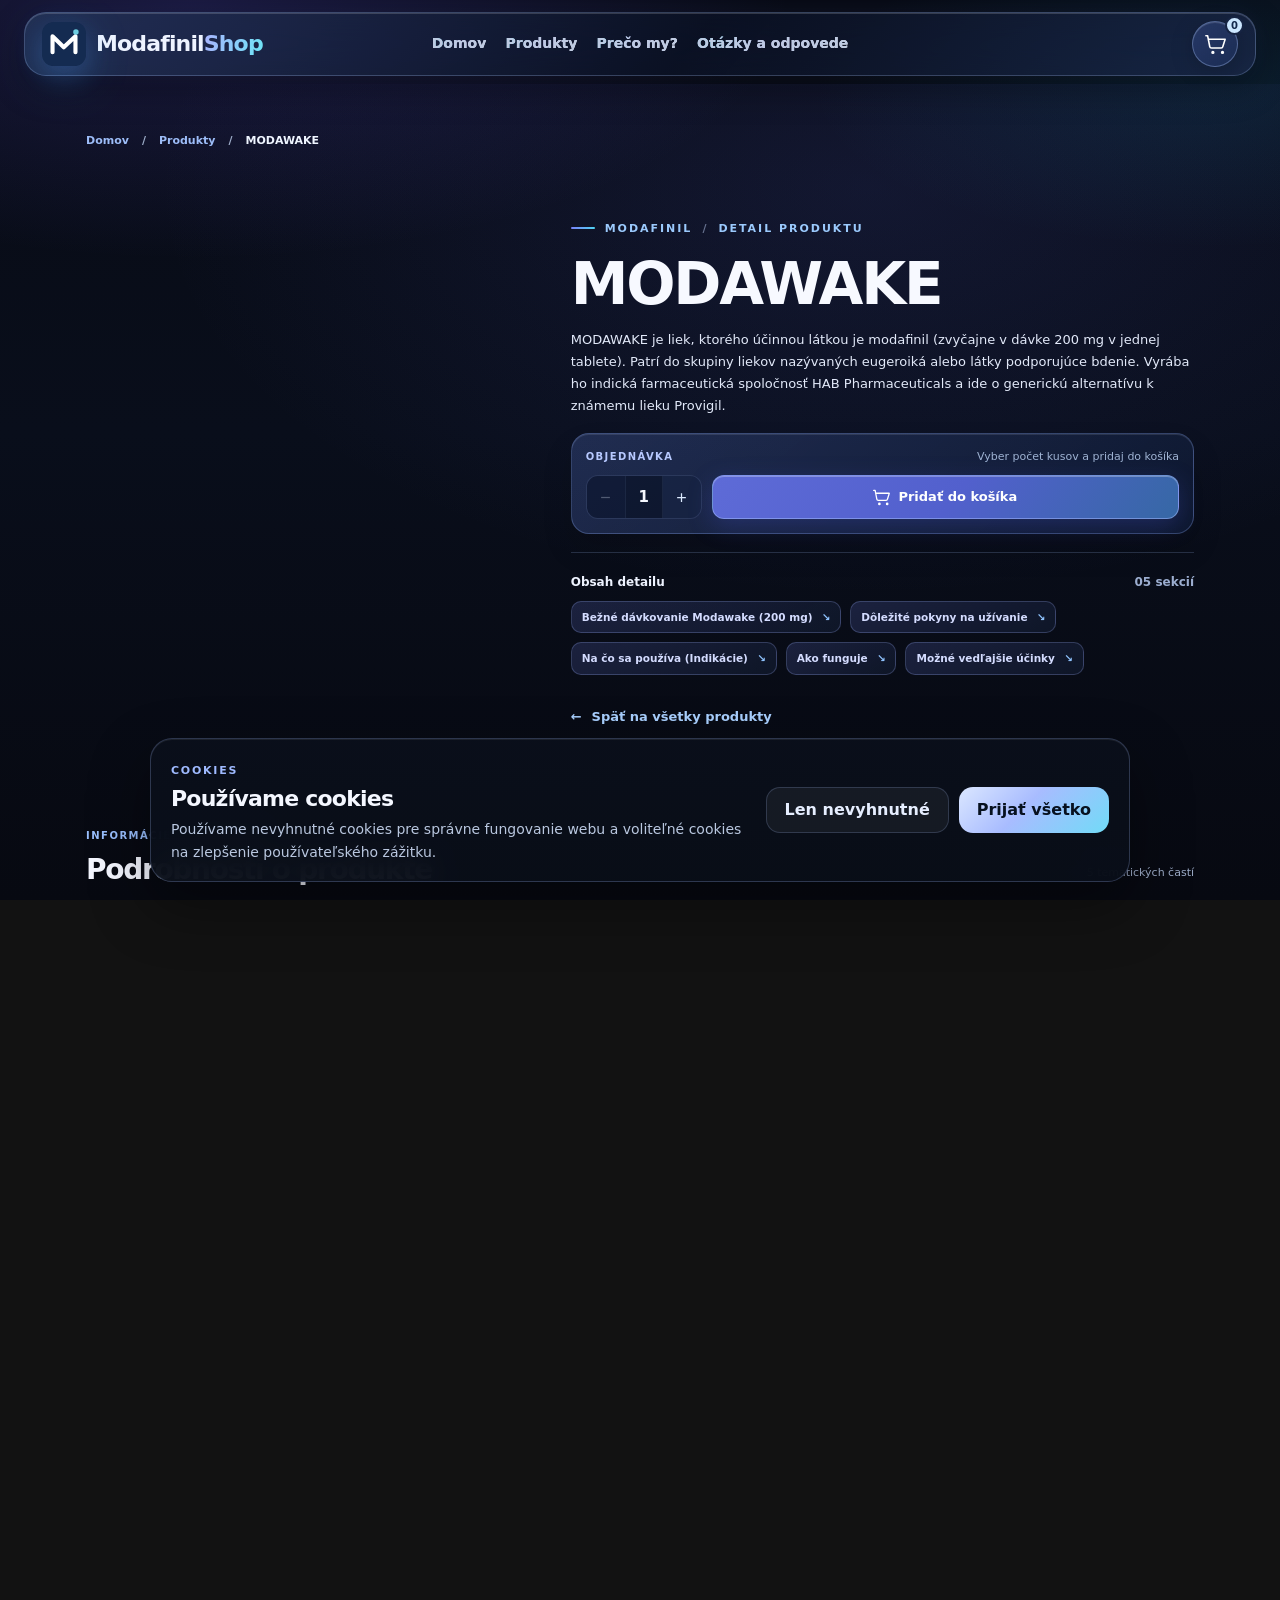
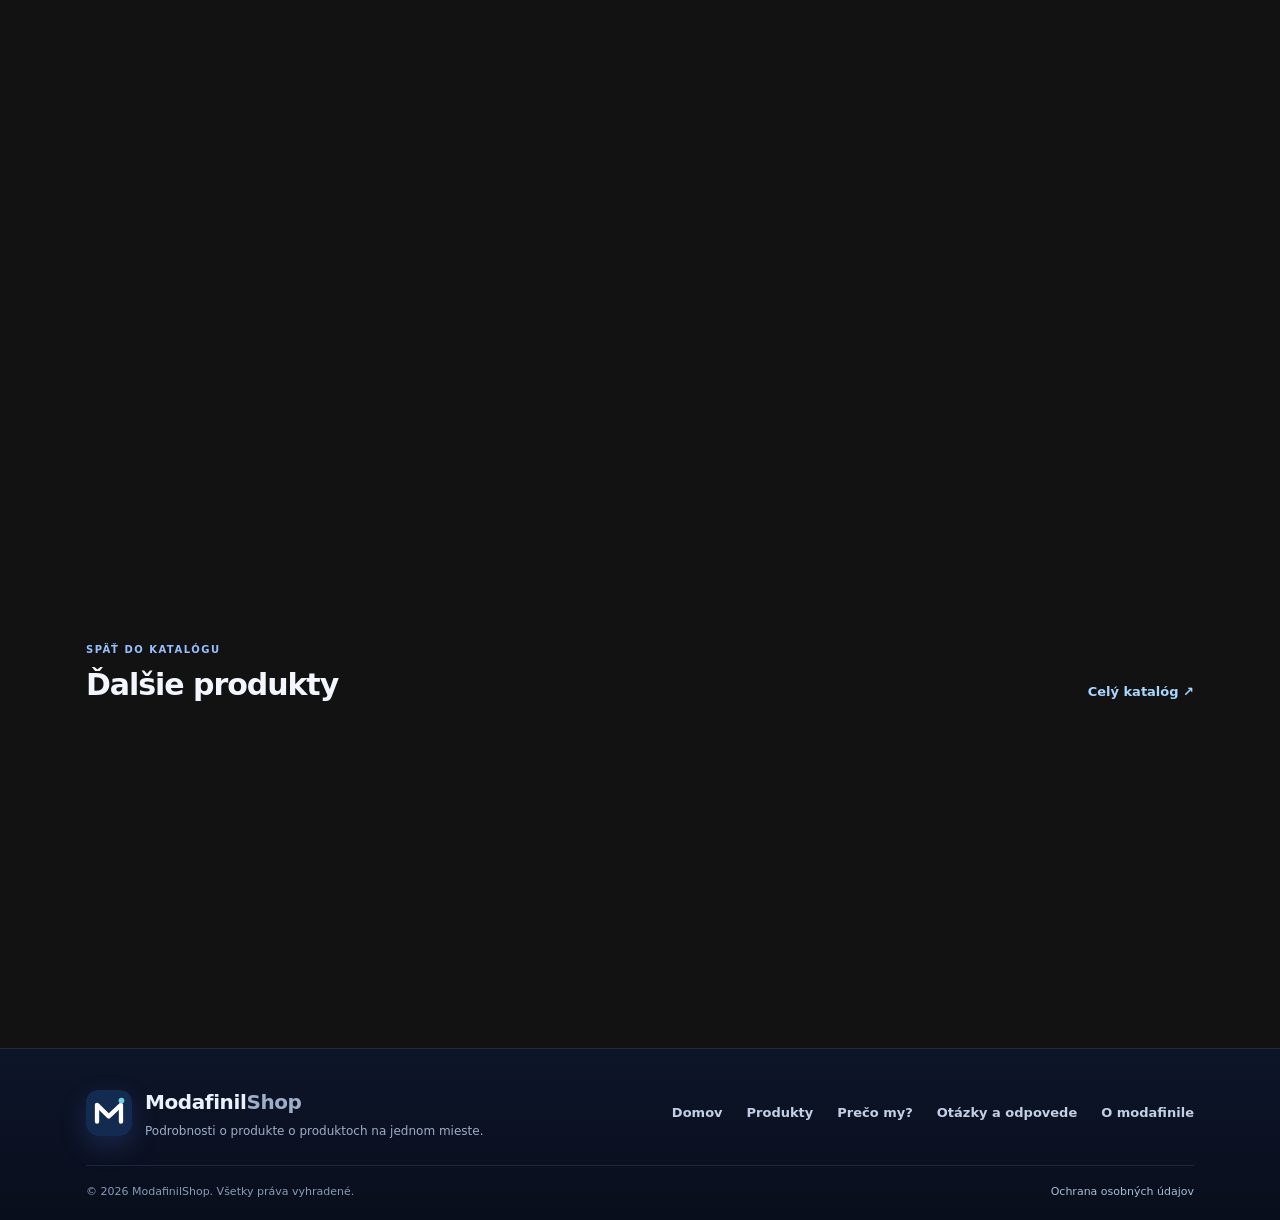
<file: products/modawake.html>
<!doctype html>
<html lang="sk">
<head>
<meta charset="utf-8">
<meta name="viewport" content="width=device-width, initial-scale=1">
<meta name="description" content="MODAWAKE je liek, ktorého účinnou látkou je modafinil (zvyčajne v dávke 200 mg v jednej tablete). Patrí do skupiny liekov nazývaných eugeroiká alebo látky">
<meta property="og:type" content="article">
<meta property="og:site_name" content="ModafinilShop">
<meta property="og:locale" content="sk_SK">
<meta property="og:title" content="MODAWAKE – informácie o prípravku | ModafinilShop">
<meta property="og:description" content="MODAWAKE je liek, ktorého účinnou látkou je modafinil (zvyčajne v dávke 200 mg v jednej tablete). Patrí do skupiny liekov nazývaných eugeroiká alebo látky">
<meta name="theme-color" content="#070910">
<meta name="referrer" content="no-referrer">
<meta http-equiv="Content-Security-Policy" content="default-src 'self'; script-src 'self'; style-src 'self'; img-src 'self' data:; font-src 'self'; connect-src 'none'; object-src 'none'; base-uri 'self'; form-action 'self'">
<title>MODAWAKE – zloženie, použitie, dávkovanie a upozornenia | ModafinilShop</title>
<link rel="icon" href="../assets/images/favicon.png" type="image/png">
<link rel="stylesheet" href="../assets/style.css">
<link rel="stylesheet" href="../assets/clean.css">
<link rel="stylesheet" href="../assets/product-detail.css">
<link rel="stylesheet" href="../assets/dark-gloss.css">
<link href="../assets/cart-demo.css" rel="stylesheet"/>
<link href="../assets/motion-effects.css" rel="stylesheet"/>
<link href="../assets/cookie-consent.css" rel="stylesheet"/>
<link rel="stylesheet" href="../assets/photo-gallery.css"/>
<link rel="stylesheet" href="../assets/premium-compact.css"></head>
<body data-cart-root="../" class="information-site editorial-product-page">
<header class="header">
<div class="container nav">
<a class="logo" href="../index.html"><img alt="ModafinilShop logo" class="logo-image" src="../assets/images/modafinilshop-mark.svg"/><span>Modafinil<span class="brand-accent">Shop</span></span></a>
<button aria-controls="site-navigation" aria-expanded="false" aria-label="Otvoriť menu" class="mobile-menu-toggle" data-action="toggle-menu" type="button"><svg aria-hidden="true" fill="none" height="22" stroke="currentColor" stroke-linecap="round" stroke-width="2" viewbox="0 0 24 24" width="22"><path d="M4 7h16M4 12h16M4 17h16"></path></svg></button>
<nav aria-label="Hlavná navigácia" class="nav-links" id="site-navigation">
<a href="../index.html">Domov</a>
<a href="../index.html#produkty">Produkty</a>
<a href="../index.html#preco">Prečo my?</a>
<a href="../index.html#faq">Otázky a odpovede</a>

</nav>
<button type="button" class="ms-cart-header" data-cart-open aria-label="Otvoriť košík (0 kusov)" aria-controls="ms-cart-panel" aria-haspopup="dialog"><svg xmlns="http://www.w3.org/2000/svg" class="ms-cart-svg" viewBox="0 0 24 24" fill="none" stroke="currentColor" stroke-width="1.8" stroke-linecap="round" stroke-linejoin="round" aria-hidden="true"><circle cx="9" cy="21" r="1"/><circle cx="20" cy="21" r="1"/><path d="M1 2h2l2.4 12.3a2 2 0 0 0 2 1.7h11a2 2 0 0 0 2-1.6L23 6H4"/></svg><span class="ms-cart-count" data-cart-count>0</span></button>
</div>
</header>
<main id="obsah" class="pd-main">
<div class="container">
  <nav class="pd-crumbs" aria-label="Navigačná cesta"><a href="../index.html">Domov</a><span aria-hidden="true">/</span><a href="../index.html#produkty">Produkty</a><span aria-hidden="true">/</span><span aria-current="page">MODAWAKE</span></nav>
  <div class="pd-hero">
    <div class="pd-picture-col">
      <div class="pd-picture-card ms-photo-gallery"><div class="pd-photo-label"><span class="pd-photo-dot"></span> FOTOGRAFIE PRODUKTU</div><img class="ms-gallery-main" src="../assets/images/modawake-main.webp" alt="MODAWAKE – fotografia balenia" width="400" height="320" decoding="async" fetchpriority="high"><div class="ms-photo-thumbs"><button class="ms-photo-thumb is-active" type="button" data-photo-src="../assets/images/modawake-main.webp" aria-label="Zobraziť balenie produktu MODAWAKE" aria-pressed="true"><img src="../assets/images/modawake-main.webp" alt="Balenie MODAWAKE" loading="lazy" decoding="async"></button><button class="ms-photo-thumb" type="button" data-photo-src="../assets/images/modawake-blister.webp" aria-label="Zobraziť blister produktu MODAWAKE" aria-pressed="false"><img src="../assets/images/modawake-blister.webp" alt="Blister MODAWAKE" loading="lazy" decoding="async"></button></div></div>
    </div>
    <div class="pd-intro-col">
       <div class="pd-kicker"><span class="pd-kicker-line"></span> MODAFINIL <span class="pd-kicker-sep">/</span> DETAIL PRODUKTU</div>
       <h1>MODAWAKE</h1>
       <div class="pd-intro-body"><p class="provided-line">MODAWAKE je liek, ktorého účinnou látkou je modafinil (zvyčajne v dávke 200 mg v jednej tablete). Patrí do skupiny liekov nazývaných eugeroiká alebo látky podporujúce bdenie. Vyrába ho indická farmaceutická spoločnosť HAB Pharmaceuticals a ide o generickú alternatívu k známemu lieku Provigil.</p></div>
<section class="ms-detail-purchase" aria-label="Pridanie do košíka"><div class="ms-detail-purchase-head"><span class="ms-detail-label">OBJEDNÁVKA</span><span class="ms-detail-sub">Vyber počet kusov a pridaj do košíka</span></div><div class="ms-detail-purchase-row"><div class="ms-qty" data-qty-wrap data-slug="modawake" aria-label="Počet kusov"><button type="button" data-qty-minus aria-label="Znížiť počet kusov"><svg viewBox="0 0 24 24" fill="none" stroke="currentColor" stroke-width="2" aria-hidden="true"><path d="M5 12h14"/></svg></button><input type="number" inputmode="numeric" min="1" max="99" step="1" value="1" data-qty-input aria-label="Počet kusov"/><button type="button" data-qty-plus aria-label="Zvýšiť počet kusov"><svg viewBox="0 0 24 24" fill="none" stroke="currentColor" stroke-width="2" aria-hidden="true"><path d="M12 5v14M5 12h14"/></svg></button></div><button type="button" class="ms-add-btn ms-add-btn-detail" data-add-product="modawake"><svg xmlns="http://www.w3.org/2000/svg" class="ms-cart-svg" viewBox="0 0 24 24" fill="none" stroke="currentColor" stroke-width="1.8" stroke-linecap="round" stroke-linejoin="round" aria-hidden="true"><circle cx="9" cy="21" r="1"/><circle cx="20" cy="21" r="1"/><path d="M1 2h2l2.4 12.3a2 2 0 0 0 2 1.7h11a2 2 0 0 0 2-1.6L23 6H4"/></svg><span>Pridať do košíka</span></button></div></section>
       <div class="pd-nav-area"><div class="pd-nav-title">Obsah detailu <span>05 sekcií</span></div><nav class="pd-jump" aria-label="Sekcie profilu"><a href="#info-1" class="jump-chip">Bežné dávkovanie Modawake (200 mg)<span aria-hidden="true">↘</span></a><a href="#info-2" class="jump-chip">Dôležité pokyny na užívanie<span aria-hidden="true">↘</span></a><a href="#info-3" class="jump-chip">Na čo sa používa (Indikácie)<span aria-hidden="true">↘</span></a><a href="#info-4" class="jump-chip">Ako funguje<span aria-hidden="true">↘</span></a><a href="#info-5" class="jump-chip">Možné vedľajšie účinky<span aria-hidden="true">↘</span></a></nav></div>
       <a href="../index.html#produkty" class="pd-back-link"><span aria-hidden="true">←</span> Späť na všetky produkty</a>
    </div>
  </div>
  <section class="pd-content" aria-labelledby="pd-overview-title">
    <div class="pd-content-heading"><div><span class="pd-mini-overline">INFORMÁCIE O PRODUKTE</span><h2 id="pd-overview-title">Podrobnosti o produkte</h2></div><span class="pd-content-counter">5 tematických častí</span></div>
    <div class="pd-matrix"><section class="detail-section-row" id="info-1" aria-labelledby="section-name-1">
          <div class="detail-row-label"><span class="detail-icon"><svg class="detail-svg" aria-hidden="true" viewBox="0 0 24 24" fill="none" stroke="currentColor" stroke-width="1.65" stroke-linecap="round" stroke-linejoin="round"><circle cx="12" cy="12" r="9"/><path d="M12 7v6l4 2"/></svg></span>
            <h3 id="section-name-1" class="provided-line">​      Bežné dávkovanie Modawake (200 mg)</h3></div>
          <div class="detail-row-body"><p class="provided-line provided-bullet">•  ​Základná dávka: Štandardná denná dávka pre dospelých je 100 mg až 200 mg užitá naraz. Keďže tablety Modawake majú zvyčajne 200 mg, často sa delia na polovicu (100 mg). </p>
<p class="provided-line provided-bullet">•  ​Čas užitia: Užíva sa ráno po prebudení, aby podporil bdelosť počas celého dňa. </p>
<p class="provided-line provided-bullet">•  ​Práca na zmeny: Pri syndróme spánkovej deprivácie z práce na zmeny sa užíva približne 1 hodinu pred začiatkom pracovnej zmeny. </p></div>
        </section><section class="detail-section-row" id="info-2" aria-labelledby="section-name-2">
          <div class="detail-row-label"><span class="detail-icon"><svg class="detail-svg" aria-hidden="true" viewBox="0 0 24 24" fill="none" stroke="currentColor" stroke-width="1.65" stroke-linecap="round" stroke-linejoin="round"><circle cx="12" cy="12" r="9"/><path d="M12 7v6l4 2"/></svg></span>
            <h3 id="section-name-2" class="provided-line">​Dôležité pokyny na užívanie</h3></div>
          <div class="detail-row-body"><p class="provided-line provided-bullet">•  ​Vyhnite sa neskorému užitiu: Neužívajte modafinil popoludní alebo večer (zvyčajne po 12:00 alebo 14:00), pretože jeho polčas je dlhý a môže spôsobiť vážnu nespavosť a problémy so zaspávaním v noci. </p>
<p class="provided-line provided-bullet">• ​S jedlom alebo bez: Jedlo výrazne neovplyvňuje vstrebávanie lieku, ale užitie po ľahkom jedle môže pomôcť ľuďom s citlivejším žalúdkom.</p>
<p class="provided-line provided-bullet">• ​Pravidelný pitný režim: Počas dňa nezabúdajte piť dostatok vody, keďže stimulanty môžu maskovať únavu a viesť k dehydratácii.</p>
<p class="provided-line provided-bullet">• ​Neprekračujte dávku: Vyššie dávky ako 400 mg denne neprinášajú výrazné zlepšenie účinku, ale dramaticky zvyšujú riziko vedľajších účinkov (úzkosť, búšenie srdca, bolesti hlavy).</p></div>
        </section><section class="detail-section-row" id="info-3" aria-labelledby="section-name-3">
          <div class="detail-row-label"><span class="detail-icon"><svg class="detail-svg" aria-hidden="true" viewBox="0 0 24 24" fill="none" stroke="currentColor" stroke-width="1.65" stroke-linecap="round" stroke-linejoin="round"><circle cx="12" cy="12" r="9"/><path d="M12 7v6l4 2"/></svg></span>
            <h3 id="section-name-3" class="provided-line">Na čo sa používa (Indikácie)</h3></div>
          <div class="detail-row-body"><p class="provided-line provided-bullet">•  ​Lekárske využitie: Primárne je určený pre ľudí trpiacich poruchami spánku, ktoré spôsobujú nadmernú dennú spavosť. Ide napríklad o narkolepsiu, obštruktívne spánkové apnoe (OSA) alebo syndróm spánkovej deprivácie pri práci na zmeny (shift work sleep disorder). </p>
<p class="provided-line provided-bullet">•  ​Neoficiálne využitie (Off-label): V komunite študentov, manažérov či ľudí s náročnými povolaniami sa modafinil často využije ako nootropikum (&quot;smart drug&quot;) na zlepšenie koncentrácie, bdelosti, produktivity a zvládanie dlhodobej únavy. </p></div>
        </section><section class="detail-section-row" id="info-4" aria-labelledby="section-name-4">
          <div class="detail-row-label"><span class="detail-icon"><svg class="detail-svg" aria-hidden="true" viewBox="0 0 24 24" fill="none" stroke="currentColor" stroke-width="1.65" stroke-linecap="round" stroke-linejoin="round"><path d="M2 12h4l3-6 4 12 3-6h6"/></svg></span>
            <h3 id="section-name-4" class="provided-line">​Ako funguje</h3></div>
          <div class="detail-row-body"><p class="provided-line provided-bullet">• ​Zvyšuje bdelosť a potláča pocit únavy tým, že ovplyvňuje hladiny určitých neurotransmiterov v mozgu (napr. dopamín, noradrenalín, orexín).</p>
<p class="provided-line provided-bullet">• ​Účinok nastupuje zvyčajne do 1 až 2 hodín a v závislosti od metabolizmu človeka trvá 10 až 12 hodín.</p></div>
        </section><section class="detail-section-row" id="info-5" aria-labelledby="section-name-5">
          <div class="detail-row-label"><span class="detail-icon"><svg class="detail-svg" aria-hidden="true" viewBox="0 0 24 24" fill="none" stroke="currentColor" stroke-width="1.65" stroke-linecap="round" stroke-linejoin="round"><path d="M12 3 2.5 20h19L12 3Z"/><path d="M12 9v5m0 3h.01"/></svg></span>
            <h3 id="section-name-5" class="provided-line">​Možné vedľajšie účinky</h3></div>
          <div class="detail-row-body"><p class="provided-line">​Hoci je všeobecne dobre znášaný, môže vyvolať nežiaduce účinky, najmä pri vyšších dávkach alebo citlivosti organizmu:</p>
<p class="provided-line provided-bullet">• ​Bolesť hlavy a závraty</p>
<p class="provided-line provided-bullet">• ​Nervozita, úzkosť, vnútorný nepokoj</p>
<p class="provided-line provided-bullet">• ​Poruchy spánku (nespavosť, ak sa užije neskoro popoludní alebo večer)</p>
<p class="provided-line provided-bullet">• ​Tráviace ťažkosti (nevoľnosť, bolesť žalúdka)</p>
<p class="provided-line provided-bullet">• ​Zvýšený tep alebo mierny nárast krvného tlaku</p></div>
        </section></div>
  </section>
  <section class="pd-related" aria-labelledby="related-heading"><div class="pd-related-heading"><div><span class="pd-mini-overline">SPÄŤ DO KATALÓGU</span><h2 id="related-heading">Ďalšie produkty</h2></div><a href="../index.html#produkty">Celý katalóg <span aria-hidden="true">↗</span></a></div><div class="pd-related-cards"><a class="pd-related-card" href="modaxl-200.html"><div class="pd-related-card-media"><img src="../assets/images/modaxl-200-main.webp" alt="MODAXL 200" loading="lazy" decoding="async"></div><div class="pd-related-card-body"><strong>MODAXL 200</strong><span class="pd-related-card-price">34,90 €</span><span class="pd-related-card-cta">Zobraziť detail <span aria-hidden="true">↗</span></span></div></a><a class="pd-related-card" href="modacare-200.html"><div class="pd-related-card-media"><img src="../assets/images/modacare-200-main.webp" alt="MODACARE 200" loading="lazy" decoding="async"></div><div class="pd-related-card-body"><strong>MODACARE 200</strong><span class="pd-related-card-price">35,90 €</span><span class="pd-related-card-cta">Zobraziť detail <span aria-hidden="true">↗</span></span></div></a><a class="pd-related-card" href="modacare-300.html"><div class="pd-related-card-media"><img src="../assets/images/modacare-300-main.webp" alt="MODACARE 300" loading="lazy" decoding="async"></div><div class="pd-related-card-body"><strong>MODACARE 300</strong><span class="pd-related-card-price">38,90 €</span><span class="pd-related-card-cta">Zobraziť detail <span aria-hidden="true">↗</span></span></div></a><a class="pd-related-card" href="armodacare-150.html"><div class="pd-related-card-media"><img src="../assets/images/armodacare-150-main.webp" alt="ARMODACARE 150" loading="lazy" decoding="async"></div><div class="pd-related-card-body"><strong>ARMODACARE 150</strong><span class="pd-related-card-price">36,90 €</span><span class="pd-related-card-cta">Zobraziť detail <span aria-hidden="true">↗</span></span></div></a></div></section>
</div></main>
<footer class="footer footer-premium"><div class="container footer-premium-inner"><div class="footer-premium-top"><div class="footer-brand"><img alt="ModafinilShop logo" class="footer-logo" src="../assets/images/modafinilshop-mark.svg"/><div class="footer-brand-text"><strong>Modafinil<span>Shop</span></strong><span>Podrobnosti o produkte o produktoch na jednom mieste.</span></div></div><nav class="footer-premium-nav" aria-label="Navigácia v pätičke"><a href="../index.html">Domov</a><a href="../index.html#produkty">Produkty</a><a href="../index.html#preco">Prečo my?</a><a href="../index.html#faq">Otázky a odpovede</a><a href="../modafinil-informacie.html">O modafinile</a></nav></div><div class="footer-premium-bottom"><span>© 2026 ModafinilShop. Všetky práva vyhradené.</span><a href="../ochrana-osobnych-udajov.html">Ochrana osobných údajov</a></div></div></footer>
<script defer src="../assets/navigation.js"></script>
<div class="ms-cart-backdrop" data-cart-backdrop hidden></div>
<aside class="ms-cart-panel" id="ms-cart-panel" aria-labelledby="ms-cart-title" aria-modal="true" role="dialog" inert>
  <div class="ms-cart-top"><div><span class="ms-cart-overline">MODAFINILSHOP</span><h2 id="ms-cart-title">Váš košík <span data-cart-heading-count>(0)</span></h2></div><button type="button" class="ms-cart-x" data-cart-close aria-label="Zavrieť košík"><svg viewBox="0 0 24 24" fill="none" stroke="currentColor" stroke-width="2" aria-hidden="true"><path d="M5 5l14 14M19 5 5 19"/></svg></button></div>
  <div class="ms-cart-note"><span class="ms-cart-dot"></span> Rýchly košík · skontrolujte vybrané produkty a pokračujte k objednávke</div>
  <div class="ms-cart-scroll" data-cart-items aria-live="polite"></div>
  <div class="ms-cart-bottom"><div class="ms-cart-summary"><span>Počet kusov spolu</span><strong data-cart-total>0 ks</strong></div><p>Vybrané produkty si môžete skontrolovať tu a v ďalšom kroku pokračovať k objednávke.</p><div class="ms-cart-actions"><a class="ms-cart-checkout" href="../checkout.html">Pokračovať k objednávke <span aria-hidden="true">→</span></a><button class="ms-cart-continue" data-cart-close type="button">Pokračovať v prehliadaní</button></div><button class="ms-cart-clear" data-cart-clear type="button">Vyprázdniť košík</button></div>
</aside>
<div class="ms-cart-toast" role="status" aria-live="polite" data-cart-toast></div>
<script defer src="../assets/cart-demo.js"></script>
<script defer src="../assets/motion-effects.js"></script>
<script defer src="../assets/photo-gallery.js"></script>
<div class="cookie-consent" data-cookie-banner hidden><div class="cookie-card"><div><span class="cookie-eyebrow">COOKIES</span><h3>Používame cookies</h3><p>Používame nevyhnutné cookies pre správne fungovanie webu a voliteľné cookies na zlepšenie používateľského zážitku.</p></div><div class="cookie-actions"><button type="button" class="cookie-btn cookie-btn-secondary" data-cookie-reject>Len nevyhnutné</button><button type="button" class="cookie-btn cookie-btn-primary" data-cookie-accept>Prijať všetko</button></div></div></div>
<script defer src="../assets/cookie-consent.js"></script>
</body></html>
</file>
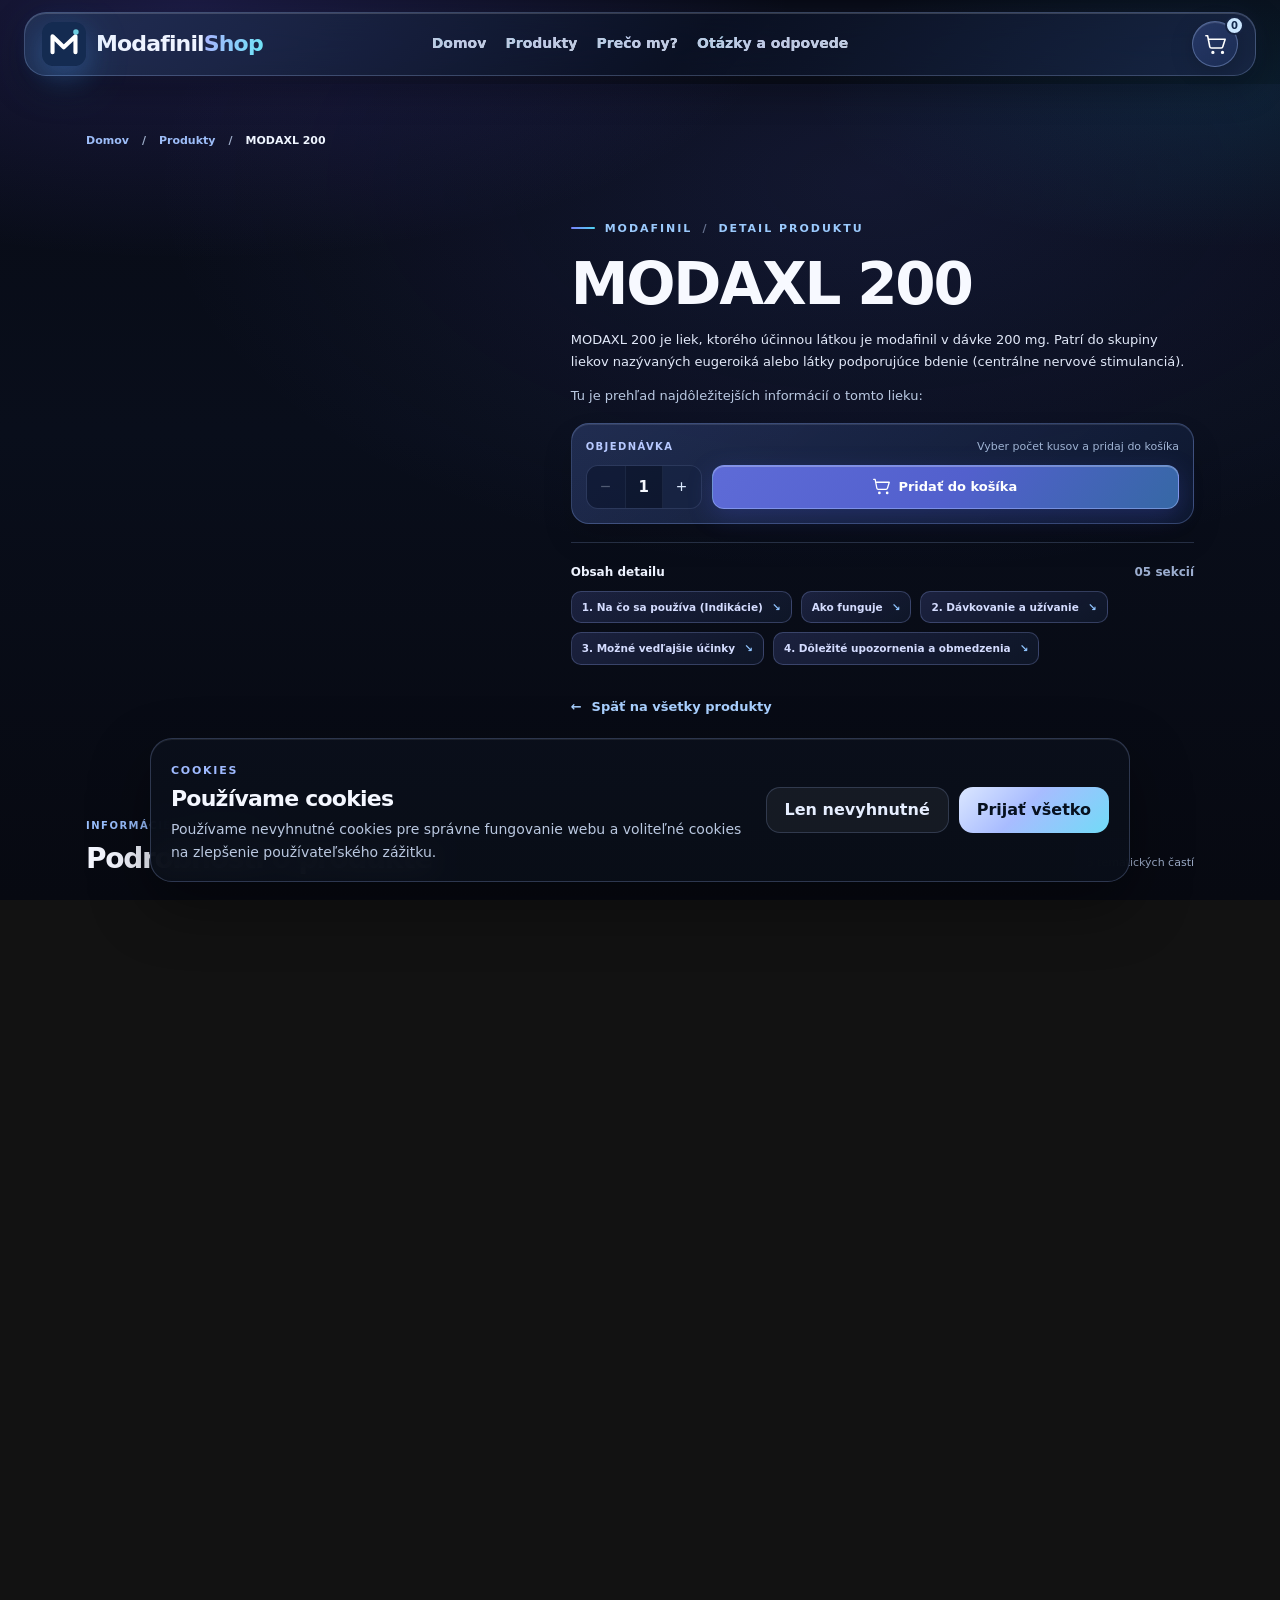
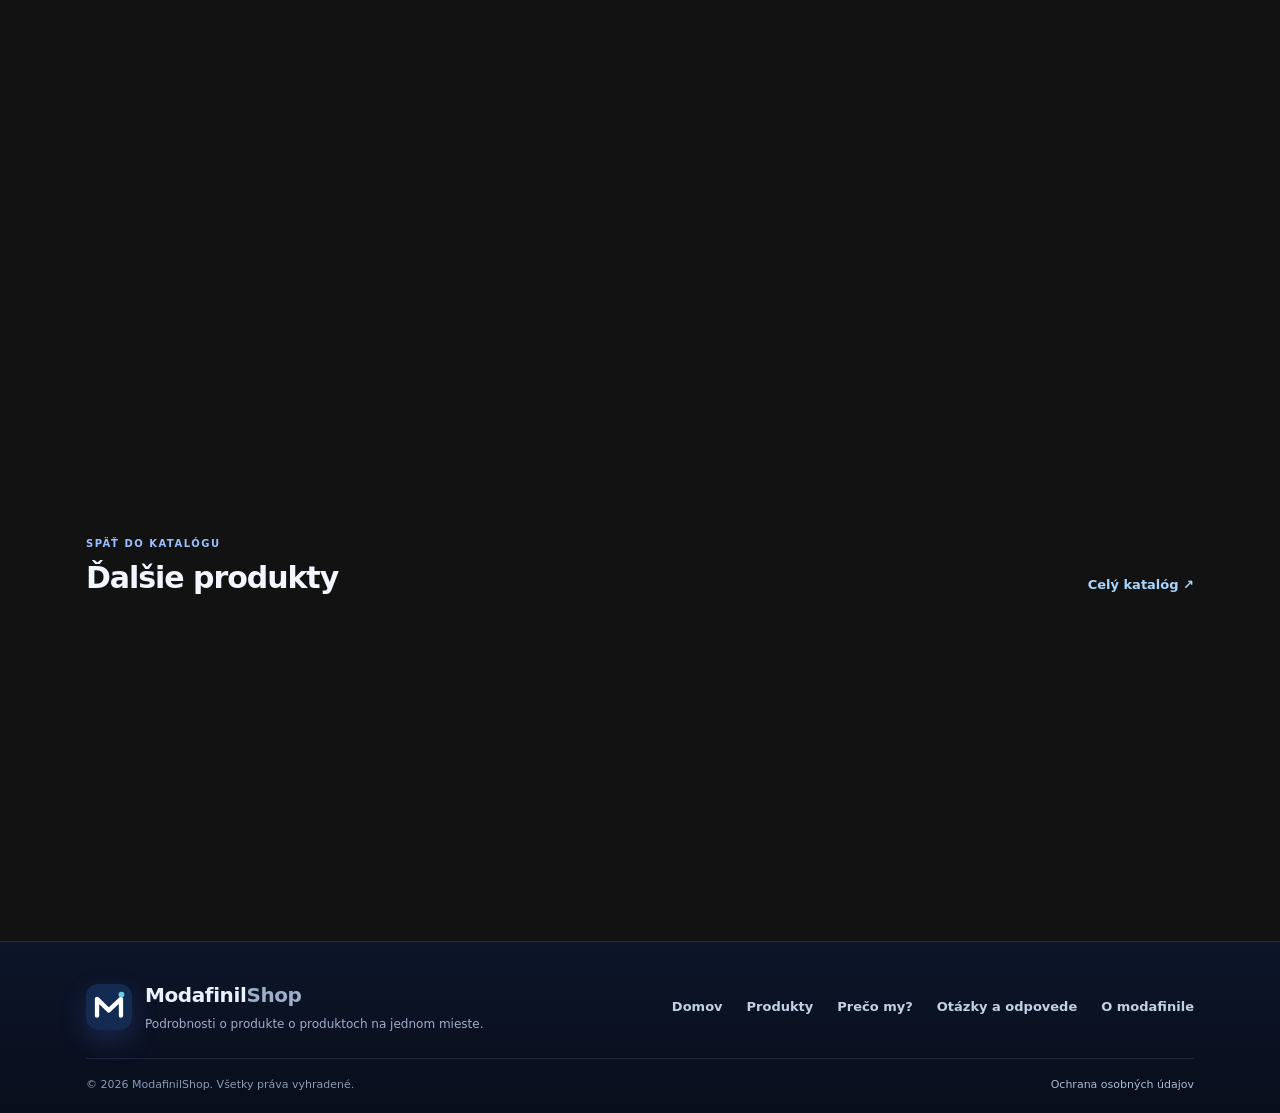
<file: products/modaxl-200.html>
<!doctype html>
<html lang="sk">
<head>
<meta charset="utf-8">
<meta name="viewport" content="width=device-width, initial-scale=1">
<meta name="description" content="MODAXL 200 je liek, ktorého účinnou látkou je modafinil v dávke 200 mg. Patrí do skupiny liekov nazývaných eugeroiká alebo látky podporujúce bdenie">
<meta property="og:type" content="article">
<meta property="og:site_name" content="ModafinilShop">
<meta property="og:locale" content="sk_SK">
<meta property="og:title" content="MODAXL 200 – informácie o prípravku | ModafinilShop">
<meta property="og:description" content="MODAXL 200 je liek, ktorého účinnou látkou je modafinil v dávke 200 mg. Patrí do skupiny liekov nazývaných eugeroiká alebo látky podporujúce bdenie">
<meta name="theme-color" content="#070910">
<meta name="referrer" content="no-referrer">
<meta http-equiv="Content-Security-Policy" content="default-src 'self'; script-src 'self'; style-src 'self'; img-src 'self' data:; font-src 'self'; connect-src 'none'; object-src 'none'; base-uri 'self'; form-action 'self'">
<title>MODAXL 200 – zloženie, použitie, dávkovanie a upozornenia | ModafinilShop</title>
<link rel="icon" href="../assets/images/favicon.png" type="image/png">
<link rel="stylesheet" href="../assets/style.css">
<link rel="stylesheet" href="../assets/clean.css">
<link rel="stylesheet" href="../assets/product-detail.css">
<link rel="stylesheet" href="../assets/dark-gloss.css">
<link href="../assets/cart-demo.css" rel="stylesheet"/>
<link href="../assets/motion-effects.css" rel="stylesheet"/>
<link href="../assets/cookie-consent.css" rel="stylesheet"/>
<link rel="stylesheet" href="../assets/photo-gallery.css"/>
<link rel="stylesheet" href="../assets/premium-compact.css"></head>
<body data-cart-root="../" class="information-site editorial-product-page">
<header class="header">
<div class="container nav">
<a class="logo" href="../index.html"><img alt="ModafinilShop logo" class="logo-image" src="../assets/images/modafinilshop-mark.svg"/><span>Modafinil<span class="brand-accent">Shop</span></span></a>
<button aria-controls="site-navigation" aria-expanded="false" aria-label="Otvoriť menu" class="mobile-menu-toggle" data-action="toggle-menu" type="button"><svg aria-hidden="true" fill="none" height="22" stroke="currentColor" stroke-linecap="round" stroke-width="2" viewbox="0 0 24 24" width="22"><path d="M4 7h16M4 12h16M4 17h16"></path></svg></button>
<nav aria-label="Hlavná navigácia" class="nav-links" id="site-navigation">
<a href="../index.html">Domov</a>
<a href="../index.html#produkty">Produkty</a>
<a href="../index.html#preco">Prečo my?</a>
<a href="../index.html#faq">Otázky a odpovede</a>

</nav>
<button type="button" class="ms-cart-header" data-cart-open aria-label="Otvoriť košík (0 kusov)" aria-controls="ms-cart-panel" aria-haspopup="dialog"><svg xmlns="http://www.w3.org/2000/svg" class="ms-cart-svg" viewBox="0 0 24 24" fill="none" stroke="currentColor" stroke-width="1.8" stroke-linecap="round" stroke-linejoin="round" aria-hidden="true"><circle cx="9" cy="21" r="1"/><circle cx="20" cy="21" r="1"/><path d="M1 2h2l2.4 12.3a2 2 0 0 0 2 1.7h11a2 2 0 0 0 2-1.6L23 6H4"/></svg><span class="ms-cart-count" data-cart-count>0</span></button>
</div>
</header>
<main id="obsah" class="pd-main">
<div class="container">
  <nav class="pd-crumbs" aria-label="Navigačná cesta"><a href="../index.html">Domov</a><span aria-hidden="true">/</span><a href="../index.html#produkty">Produkty</a><span aria-hidden="true">/</span><span aria-current="page">MODAXL 200</span></nav>
  <div class="pd-hero">
    <div class="pd-picture-col">
      <div class="pd-picture-card ms-photo-gallery"><div class="pd-photo-label"><span class="pd-photo-dot"></span> FOTOGRAFIE PRODUKTU</div><img class="ms-gallery-main" src="../assets/images/modaxl-200-main.webp" alt="MODAXL200 – fotografia balenia" width="400" height="320" decoding="async" fetchpriority="high"><div class="ms-photo-thumbs"><button class="ms-photo-thumb is-active" type="button" data-photo-src="../assets/images/modaxl-200-main.webp" aria-label="Zobraziť balenie produktu MODAXL200" aria-pressed="true"><img src="../assets/images/modaxl-200-main.webp" alt="Balenie MODAXL200" loading="lazy" decoding="async"></button><button class="ms-photo-thumb" type="button" data-photo-src="../assets/images/modaxl-200-blister.webp" aria-label="Zobraziť blister produktu MODAXL200" aria-pressed="false"><img src="../assets/images/modaxl-200-blister.webp" alt="Blister MODAXL200" loading="lazy" decoding="async"></button></div></div>
    </div>
    <div class="pd-intro-col">
       <div class="pd-kicker"><span class="pd-kicker-line"></span> MODAFINIL <span class="pd-kicker-sep">/</span> DETAIL PRODUKTU</div>
       <h1>MODAXL 200</h1>
       <div class="pd-intro-body"><p class="provided-line">MODAXL 200 je liek, ktorého účinnou látkou je modafinil v dávke 200 mg. Patrí do skupiny liekov nazývaných eugeroiká alebo látky podporujúce bdenie (centrálne nervové stimulanciá). </p>
<p class="provided-line">​Tu je prehľad najdôležitejších informácií o tomto lieku: </p></div>
<section class="ms-detail-purchase" aria-label="Pridanie do košíka"><div class="ms-detail-purchase-head"><span class="ms-detail-label">OBJEDNÁVKA</span><span class="ms-detail-sub">Vyber počet kusov a pridaj do košíka</span></div><div class="ms-detail-purchase-row"><div class="ms-qty" data-qty-wrap data-slug="modaxl-200" aria-label="Počet kusov"><button type="button" data-qty-minus aria-label="Znížiť počet kusov"><svg viewBox="0 0 24 24" fill="none" stroke="currentColor" stroke-width="2" aria-hidden="true"><path d="M5 12h14"/></svg></button><input type="number" inputmode="numeric" min="1" max="99" step="1" value="1" data-qty-input aria-label="Počet kusov"/><button type="button" data-qty-plus aria-label="Zvýšiť počet kusov"><svg viewBox="0 0 24 24" fill="none" stroke="currentColor" stroke-width="2" aria-hidden="true"><path d="M12 5v14M5 12h14"/></svg></button></div><button type="button" class="ms-add-btn ms-add-btn-detail" data-add-product="modaxl-200"><svg xmlns="http://www.w3.org/2000/svg" class="ms-cart-svg" viewBox="0 0 24 24" fill="none" stroke="currentColor" stroke-width="1.8" stroke-linecap="round" stroke-linejoin="round" aria-hidden="true"><circle cx="9" cy="21" r="1"/><circle cx="20" cy="21" r="1"/><path d="M1 2h2l2.4 12.3a2 2 0 0 0 2 1.7h11a2 2 0 0 0 2-1.6L23 6H4"/></svg><span>Pridať do košíka</span></button></div></section>
       <div class="pd-nav-area"><div class="pd-nav-title">Obsah detailu <span>05 sekcií</span></div><nav class="pd-jump" aria-label="Sekcie profilu"><a href="#info-1" class="jump-chip">1. Na čo sa používa (Indikácie)<span aria-hidden="true">↘</span></a><a href="#info-2" class="jump-chip">Ako funguje<span aria-hidden="true">↘</span></a><a href="#info-3" class="jump-chip">2. Dávkovanie a užívanie<span aria-hidden="true">↘</span></a><a href="#info-4" class="jump-chip">3. Možné vedľajšie účinky<span aria-hidden="true">↘</span></a><a href="#info-5" class="jump-chip">4. Dôležité upozornenia a obmedzenia<span aria-hidden="true">↘</span></a></nav></div>
       <a href="../index.html#produkty" class="pd-back-link"><span aria-hidden="true">←</span> Späť na všetky produkty</a>
    </div>
  </div>
  <section class="pd-content" aria-labelledby="pd-overview-title">
    <div class="pd-content-heading"><div><span class="pd-mini-overline">INFORMÁCIE O PRODUKTE</span><h2 id="pd-overview-title">Podrobnosti o produkte</h2></div><span class="pd-content-counter">5 tematických častí</span></div>
    <div class="pd-matrix"><section class="detail-section-row" id="info-1" aria-labelledby="section-name-1">
          <div class="detail-row-label"><span class="detail-icon"><svg class="detail-svg" aria-hidden="true" viewBox="0 0 24 24" fill="none" stroke="currentColor" stroke-width="1.65" stroke-linecap="round" stroke-linejoin="round"><circle cx="12" cy="12" r="9"/><path d="M12 7v6l4 2"/></svg></span>
            <h3 id="section-name-1" class="provided-line">​1. Na čo sa používa (Indikácie)</h3></div>
          <div class="detail-row-body"><p class="provided-line">​Modafinil sa primárne predpisuje na liečbu nadmernej dennej sennosti, ktorá súvisí s vážnymi poruchami spánku: </p>
<p class="provided-line provided-bullet">• ​Narkolepsia: Chronická porucha spánku charakterizovaná náhlymi a nekontrolovateľnými záchvatmi spánku počas dňa.</p>
<p class="provided-line provided-bullet">• ​Obturatívny bezdech senný (OSA): Pomáha bojovať proti dennej únave u ľudí, ktorých spánok v noci narúša zástava dýchania (zvyčajne sa používa popri liečbe prístrojom CPAP).</p>
<p class="provided-line provided-bullet">• ​Zaburzenia spánku v dôsledku práce na zmeny (SWSD): Pre ľudí, ktorí pracujú v noci alebo v rotujúcich zmenách a trpia nadmernou ospalosťou počas pracovnej doby.                                                                         </p></div>
        </section><section class="detail-section-row" id="info-2" aria-labelledby="section-name-2">
          <div class="detail-row-label"><span class="detail-icon"><svg class="detail-svg" aria-hidden="true" viewBox="0 0 24 24" fill="none" stroke="currentColor" stroke-width="1.65" stroke-linecap="round" stroke-linejoin="round"><path d="M2 12h4l3-6 4 12 3-6h6"/></svg></span>
            <h3 id="section-name-2" class="provided-line">Ako funguje</h3></div>
          <div class="detail-row-body"><p class="provided-line provided-bullet">• ​Ovplyvňuje hladinu niektorých neurotransmiterov v mozgu (najmä dopamínu, noradrenalínu a histamínu) a pomáha znižovať vplyv látok, ktoré v tele vyvolávajú spánok (napr. adenozín).</p></div>
        </section><section class="detail-section-row" id="info-3" aria-labelledby="section-name-3">
          <div class="detail-row-label"><span class="detail-icon"><svg class="detail-svg" aria-hidden="true" viewBox="0 0 24 24" fill="none" stroke="currentColor" stroke-width="1.65" stroke-linecap="round" stroke-linejoin="round"><circle cx="12" cy="12" r="9"/><path d="M12 7v6l4 2"/></svg></span>
            <h3 id="section-name-3" class="provided-line">2. Dávkovanie a užívanie</h3></div>
          <div class="detail-row-body"><p class="provided-line provided-bullet">• ​Dávka 200 mg je štandardná začiatočná a udržiavacia denná dávka pre dospelých.</p>
<p class="provided-line provided-bullet">• ​Užvyčajne sa užíva raz denne ráno hneď po prebudení.</p>
<p class="provided-line provided-bullet">• ​V prípade práce na zmeny sa užíva približne hodinu pred začiatkom pracovnej smeny.</p>
<p class="provided-line provided-bullet">• ​Tabletky sa môžu užívať s jedlom alebo bez neho. Nemali by sa užívať neskôr popoludní alebo večer, pretože môžu spôsobiť nespavosť.</p></div>
        </section><section class="detail-section-row" id="info-4" aria-labelledby="section-name-4">
          <div class="detail-row-label"><span class="detail-icon"><svg class="detail-svg" aria-hidden="true" viewBox="0 0 24 24" fill="none" stroke="currentColor" stroke-width="1.65" stroke-linecap="round" stroke-linejoin="round"><path d="M12 3 2.5 20h19L12 3Z"/><path d="M12 9v5m0 3h.01"/></svg></span>
            <h3 id="section-name-4" class="provided-line">​3. Možné vedľajšie účinky</h3></div>
          <div class="detail-row-body"><p class="provided-line">​Podobne ako iné lieky, aj Modaxl 200 môže vykazovať nežiaduce účinky (hoci nie každý ich pociťuje): </p>
<p class="provided-line provided-bullet">• ​Najčastejšie: Bolesť hlavy, nervozita, úzkosť, nespavosť, závraty, nevoľnosť, hnačka alebo búšenie srdca.</p>
<p class="provided-line provided-bullet">• ​Psychické účinky: Zvýšená podráždenosť, zmätenosť, zmeny nálad či depresívne stavy.</p>
<p class="provided-line provided-bullet">• ​Vážne (zriedkavé) reakcie: Alergické reakcie a závažné kožné vyrážky, ktoré vyžadujú okamžité prerušenie liečby a lekársku pomoc.</p></div>
        </section><section class="detail-section-row" id="info-5" aria-labelledby="section-name-5">
          <div class="detail-row-label"><span class="detail-icon"><svg class="detail-svg" aria-hidden="true" viewBox="0 0 24 24" fill="none" stroke="currentColor" stroke-width="1.65" stroke-linecap="round" stroke-linejoin="round"><path d="M12 2 20 5v6c0 5.5-3 8.5-8 11-5-2.5-8-5.5-8-11V5l8-3Z"/><path d="m9 12 2 2 4-4"/></svg></span>
            <h3 id="section-name-5" class="provided-line">​4. Dôležité upozornenia a obmedzenia</h3></div>
          <div class="detail-row-body"><p class="provided-line provided-bullet">• ​Kardiovaskulárny systém: Opatrnosť je nutná u ľudí s vysokým krvným tlakom, srdcovými ochoreniami alebo po infarkte.</p>
<p class="provided-line provided-bullet">• ​Interakcie: Modafinil môže znižovať účinnosť hormonálnej antikoncepcie (ženy by mali zvážiť alternatívne alebo dodatočné metódy). Nemal by sa kombinovať s alkoholom.</p>
<p class="provided-line provided-bullet">• ​Nenahrádza spánok: Modafinil iba potláča únavu a zvyšuje bdelosť, no nenahrádzka potrebu plnohodnotného spánku pre regeneráciu organizmu.</p></div>
        </section></div>
  </section>
  <section class="pd-related" aria-labelledby="related-heading"><div class="pd-related-heading"><div><span class="pd-mini-overline">SPÄŤ DO KATALÓGU</span><h2 id="related-heading">Ďalšie produkty</h2></div><a href="../index.html#produkty">Celý katalóg <span aria-hidden="true">↗</span></a></div><div class="pd-related-cards"><a class="pd-related-card" href="modawake.html"><div class="pd-related-card-media"><img src="../assets/images/modawake-main.webp" alt="MODAWAKE" loading="lazy" decoding="async"></div><div class="pd-related-card-body"><strong>MODAWAKE</strong><span class="pd-related-card-price">33,90 €</span><span class="pd-related-card-cta">Zobraziť detail <span aria-hidden="true">↗</span></span></div></a><a class="pd-related-card" href="modacare-200.html"><div class="pd-related-card-media"><img src="../assets/images/modacare-200-main.webp" alt="MODACARE 200" loading="lazy" decoding="async"></div><div class="pd-related-card-body"><strong>MODACARE 200</strong><span class="pd-related-card-price">35,90 €</span><span class="pd-related-card-cta">Zobraziť detail <span aria-hidden="true">↗</span></span></div></a><a class="pd-related-card" href="modacare-300.html"><div class="pd-related-card-media"><img src="../assets/images/modacare-300-main.webp" alt="MODACARE 300" loading="lazy" decoding="async"></div><div class="pd-related-card-body"><strong>MODACARE 300</strong><span class="pd-related-card-price">38,90 €</span><span class="pd-related-card-cta">Zobraziť detail <span aria-hidden="true">↗</span></span></div></a><a class="pd-related-card" href="armodacare-150.html"><div class="pd-related-card-media"><img src="../assets/images/armodacare-150-main.webp" alt="ARMODACARE 150" loading="lazy" decoding="async"></div><div class="pd-related-card-body"><strong>ARMODACARE 150</strong><span class="pd-related-card-price">36,90 €</span><span class="pd-related-card-cta">Zobraziť detail <span aria-hidden="true">↗</span></span></div></a></div></section>
</div></main>
<footer class="footer footer-premium"><div class="container footer-premium-inner"><div class="footer-premium-top"><div class="footer-brand"><img alt="ModafinilShop logo" class="footer-logo" src="../assets/images/modafinilshop-mark.svg"/><div class="footer-brand-text"><strong>Modafinil<span>Shop</span></strong><span>Podrobnosti o produkte o produktoch na jednom mieste.</span></div></div><nav class="footer-premium-nav" aria-label="Navigácia v pätičke"><a href="../index.html">Domov</a><a href="../index.html#produkty">Produkty</a><a href="../index.html#preco">Prečo my?</a><a href="../index.html#faq">Otázky a odpovede</a><a href="../modafinil-informacie.html">O modafinile</a></nav></div><div class="footer-premium-bottom"><span>© 2026 ModafinilShop. Všetky práva vyhradené.</span><a href="../ochrana-osobnych-udajov.html">Ochrana osobných údajov</a></div></div></footer>
<script defer src="../assets/navigation.js"></script>
<div class="ms-cart-backdrop" data-cart-backdrop hidden></div>
<aside class="ms-cart-panel" id="ms-cart-panel" aria-labelledby="ms-cart-title" aria-modal="true" role="dialog" inert>
  <div class="ms-cart-top"><div><span class="ms-cart-overline">MODAFINILSHOP</span><h2 id="ms-cart-title">Váš košík <span data-cart-heading-count>(0)</span></h2></div><button type="button" class="ms-cart-x" data-cart-close aria-label="Zavrieť košík"><svg viewBox="0 0 24 24" fill="none" stroke="currentColor" stroke-width="2" aria-hidden="true"><path d="M5 5l14 14M19 5 5 19"/></svg></button></div>
  <div class="ms-cart-note"><span class="ms-cart-dot"></span> Rýchly košík · skontrolujte vybrané produkty a pokračujte k objednávke</div>
  <div class="ms-cart-scroll" data-cart-items aria-live="polite"></div>
  <div class="ms-cart-bottom"><div class="ms-cart-summary"><span>Počet kusov spolu</span><strong data-cart-total>0 ks</strong></div><p>Vybrané produkty si môžete skontrolovať tu a v ďalšom kroku pokračovať k objednávke.</p><div class="ms-cart-actions"><a class="ms-cart-checkout" href="../checkout.html">Pokračovať k objednávke <span aria-hidden="true">→</span></a><button class="ms-cart-continue" data-cart-close type="button">Pokračovať v prehliadaní</button></div><button class="ms-cart-clear" data-cart-clear type="button">Vyprázdniť košík</button></div>
</aside>
<div class="ms-cart-toast" role="status" aria-live="polite" data-cart-toast></div>
<script defer src="../assets/cart-demo.js"></script>
<script defer src="../assets/motion-effects.js"></script>
<script defer src="../assets/photo-gallery.js"></script>
<div class="cookie-consent" data-cookie-banner hidden><div class="cookie-card"><div><span class="cookie-eyebrow">COOKIES</span><h3>Používame cookies</h3><p>Používame nevyhnutné cookies pre správne fungovanie webu a voliteľné cookies na zlepšenie používateľského zážitku.</p></div><div class="cookie-actions"><button type="button" class="cookie-btn cookie-btn-secondary" data-cookie-reject>Len nevyhnutné</button><button type="button" class="cookie-btn cookie-btn-primary" data-cookie-accept>Prijať všetko</button></div></div></div>
<script defer src="../assets/cookie-consent.js"></script>
</body></html>
</file>
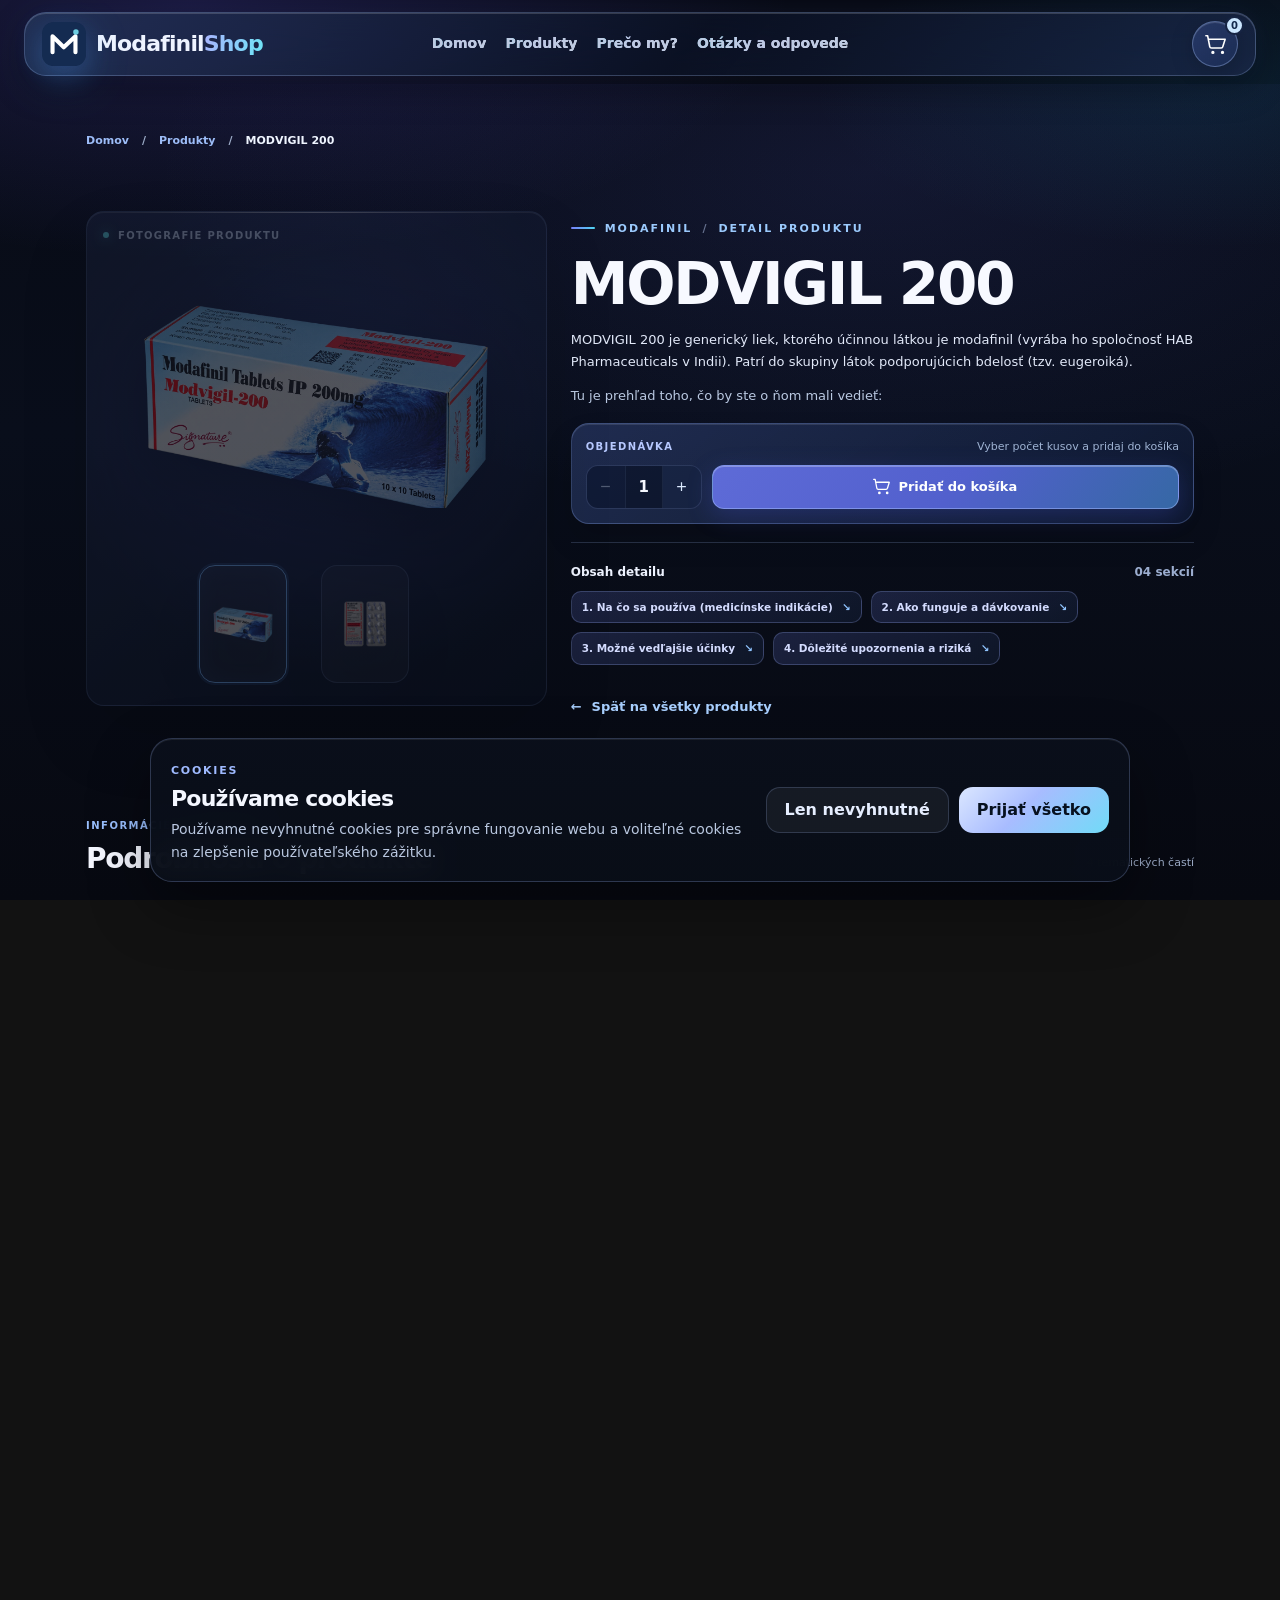
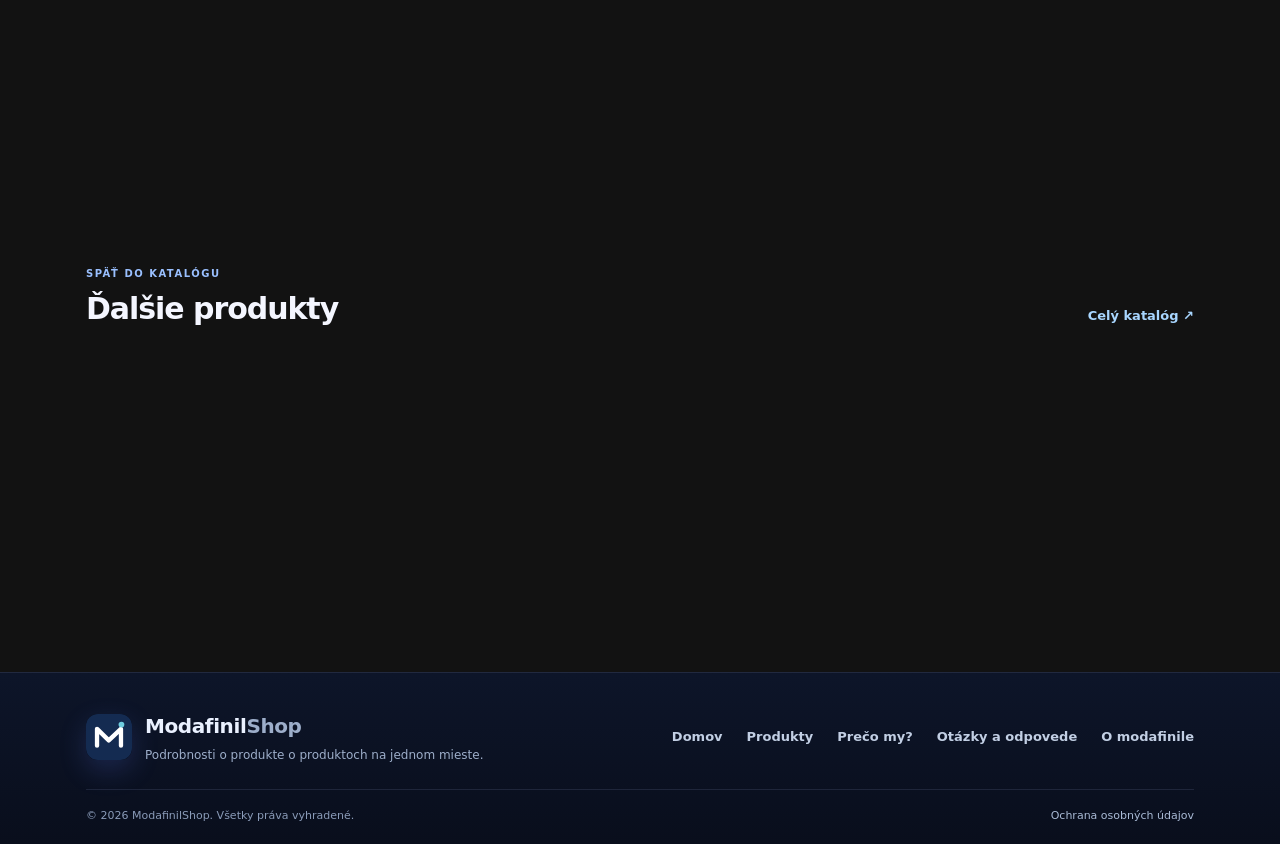
<file: products/modvigil-200.html>
<!doctype html>
<html lang="sk">
<head>
<meta charset="utf-8">
<meta name="viewport" content="width=device-width, initial-scale=1">
<meta name="description" content="MODVIGIL 200 je generický liek, ktorého účinnou látkou je modafinil (vyrába ho spoločnosť HAB Pharmaceuticals v Indii). Patrí do skupiny látok podporujúcich">
<meta property="og:type" content="article">
<meta property="og:site_name" content="ModafinilShop">
<meta property="og:locale" content="sk_SK">
<meta property="og:title" content="MODVIGIL 200 – informácie o prípravku | ModafinilShop">
<meta property="og:description" content="MODVIGIL 200 je generický liek, ktorého účinnou látkou je modafinil (vyrába ho spoločnosť HAB Pharmaceuticals v Indii). Patrí do skupiny látok podporujúcich">
<meta name="theme-color" content="#070910">
<meta name="referrer" content="no-referrer">
<meta http-equiv="Content-Security-Policy" content="default-src 'self'; script-src 'self'; style-src 'self'; img-src 'self' data:; font-src 'self'; connect-src 'none'; object-src 'none'; base-uri 'self'; form-action 'self'">
<title>MODVIGIL 200 – zloženie, použitie, dávkovanie a upozornenia | ModafinilShop</title>
<link rel="icon" href="../assets/images/favicon.png" type="image/png">
<link rel="stylesheet" href="../assets/style.css">
<link rel="stylesheet" href="../assets/clean.css">
<link rel="stylesheet" href="../assets/product-detail.css">
<link rel="stylesheet" href="../assets/dark-gloss.css">
<link href="../assets/cart-demo.css" rel="stylesheet"/>
<link href="../assets/motion-effects.css" rel="stylesheet"/>
<link href="../assets/cookie-consent.css" rel="stylesheet"/>
<link rel="stylesheet" href="../assets/photo-gallery.css"/>
<link rel="stylesheet" href="../assets/premium-compact.css"></head>
<body data-cart-root="../" class="information-site editorial-product-page">
<header class="header">
<div class="container nav">
<a class="logo" href="../index.html"><img alt="ModafinilShop logo" class="logo-image" src="../assets/images/modafinilshop-mark.svg"/><span>Modafinil<span class="brand-accent">Shop</span></span></a>
<button aria-controls="site-navigation" aria-expanded="false" aria-label="Otvoriť menu" class="mobile-menu-toggle" data-action="toggle-menu" type="button"><svg aria-hidden="true" fill="none" height="22" stroke="currentColor" stroke-linecap="round" stroke-width="2" viewbox="0 0 24 24" width="22"><path d="M4 7h16M4 12h16M4 17h16"></path></svg></button>
<nav aria-label="Hlavná navigácia" class="nav-links" id="site-navigation">
<a href="../index.html">Domov</a>
<a href="../index.html#produkty">Produkty</a>
<a href="../index.html#preco">Prečo my?</a>
<a href="../index.html#faq">Otázky a odpovede</a>

</nav>
<button type="button" class="ms-cart-header" data-cart-open aria-label="Otvoriť košík (0 kusov)" aria-controls="ms-cart-panel" aria-haspopup="dialog"><svg xmlns="http://www.w3.org/2000/svg" class="ms-cart-svg" viewBox="0 0 24 24" fill="none" stroke="currentColor" stroke-width="1.8" stroke-linecap="round" stroke-linejoin="round" aria-hidden="true"><circle cx="9" cy="21" r="1"/><circle cx="20" cy="21" r="1"/><path d="M1 2h2l2.4 12.3a2 2 0 0 0 2 1.7h11a2 2 0 0 0 2-1.6L23 6H4"/></svg><span class="ms-cart-count" data-cart-count>0</span></button>
</div>
</header>
<main id="obsah" class="pd-main">
<div class="container">
  <nav class="pd-crumbs" aria-label="Navigačná cesta"><a href="../index.html">Domov</a><span aria-hidden="true">/</span><a href="../index.html#produkty">Produkty</a><span aria-hidden="true">/</span><span aria-current="page">MODVIGIL 200</span></nav>
  <div class="pd-hero">
    <div class="pd-picture-col">
      <div class="pd-picture-card ms-photo-gallery"><div class="pd-photo-label"><span class="pd-photo-dot"></span> FOTOGRAFIE PRODUKTU</div><img class="ms-gallery-main" src="../assets/images/modvigil-200-main.webp" alt="MODVIGIL200 – fotografia balenia" width="400" height="320" decoding="async" fetchpriority="high"><div class="ms-photo-thumbs"><button class="ms-photo-thumb is-active" type="button" data-photo-src="../assets/images/modvigil-200-main.webp" aria-label="Zobraziť balenie produktu MODVIGIL200" aria-pressed="true"><img src="../assets/images/modvigil-200-main.webp" alt="Balenie MODVIGIL200" loading="lazy" decoding="async"></button><button class="ms-photo-thumb" type="button" data-photo-src="../assets/images/modvigil-200-blister.webp" aria-label="Zobraziť blister produktu MODVIGIL200" aria-pressed="false"><img src="../assets/images/modvigil-200-blister.webp" alt="Blister MODVIGIL200" loading="lazy" decoding="async"></button></div></div>
    </div>
    <div class="pd-intro-col">
       <div class="pd-kicker"><span class="pd-kicker-line"></span> MODAFINIL <span class="pd-kicker-sep">/</span> DETAIL PRODUKTU</div>
       <h1>MODVIGIL 200</h1>
       <div class="pd-intro-body"><p class="provided-line">MODVIGIL 200 je generický liek, ktorého účinnou látkou je modafinil (vyrába ho spoločnosť HAB Pharmaceuticals v Indii). Patrí do skupiny látok podporujúcich bdelosť (tzv. eugeroiká). </p>
<p class="provided-line">​Tu je prehľad toho, čo by ste o ňom mali vedieť:</p></div>
<section class="ms-detail-purchase" aria-label="Pridanie do košíka"><div class="ms-detail-purchase-head"><span class="ms-detail-label">OBJEDNÁVKA</span><span class="ms-detail-sub">Vyber počet kusov a pridaj do košíka</span></div><div class="ms-detail-purchase-row"><div class="ms-qty" data-qty-wrap data-slug="modvigil-200" aria-label="Počet kusov"><button type="button" data-qty-minus aria-label="Znížiť počet kusov"><svg viewBox="0 0 24 24" fill="none" stroke="currentColor" stroke-width="2" aria-hidden="true"><path d="M5 12h14"/></svg></button><input type="number" inputmode="numeric" min="1" max="99" step="1" value="1" data-qty-input aria-label="Počet kusov"/><button type="button" data-qty-plus aria-label="Zvýšiť počet kusov"><svg viewBox="0 0 24 24" fill="none" stroke="currentColor" stroke-width="2" aria-hidden="true"><path d="M12 5v14M5 12h14"/></svg></button></div><button type="button" class="ms-add-btn ms-add-btn-detail" data-add-product="modvigil-200"><svg xmlns="http://www.w3.org/2000/svg" class="ms-cart-svg" viewBox="0 0 24 24" fill="none" stroke="currentColor" stroke-width="1.8" stroke-linecap="round" stroke-linejoin="round" aria-hidden="true"><circle cx="9" cy="21" r="1"/><circle cx="20" cy="21" r="1"/><path d="M1 2h2l2.4 12.3a2 2 0 0 0 2 1.7h11a2 2 0 0 0 2-1.6L23 6H4"/></svg><span>Pridať do košíka</span></button></div></section>
       <div class="pd-nav-area"><div class="pd-nav-title">Obsah detailu <span>04 sekcií</span></div><nav class="pd-jump" aria-label="Sekcie profilu"><a href="#info-1" class="jump-chip">1. Na čo sa používa (medicínske indikácie)<span aria-hidden="true">↘</span></a><a href="#info-2" class="jump-chip">2. Ako funguje a dávkovanie<span aria-hidden="true">↘</span></a><a href="#info-3" class="jump-chip">3. Možné vedľajšie účinky<span aria-hidden="true">↘</span></a><a href="#info-4" class="jump-chip">4. Dôležité upozornenia a riziká<span aria-hidden="true">↘</span></a></nav></div>
       <a href="../index.html#produkty" class="pd-back-link"><span aria-hidden="true">←</span> Späť na všetky produkty</a>
    </div>
  </div>
  <section class="pd-content" aria-labelledby="pd-overview-title">
    <div class="pd-content-heading"><div><span class="pd-mini-overline">INFORMÁCIE O PRODUKTE</span><h2 id="pd-overview-title">Podrobnosti o produkte</h2></div><span class="pd-content-counter">4 tematických častí</span></div>
    <div class="pd-matrix"><section class="detail-section-row" id="info-1" aria-labelledby="section-name-1">
          <div class="detail-row-label"><span class="detail-icon"><svg class="detail-svg" aria-hidden="true" viewBox="0 0 24 24" fill="none" stroke="currentColor" stroke-width="1.65" stroke-linecap="round" stroke-linejoin="round"><circle cx="12" cy="12" r="9"/><path d="M12 7v6l4 2"/></svg></span>
            <h3 id="section-name-1" class="provided-line">​1. Na čo sa používa (medicínske indikácie)</h3></div>
          <div class="detail-row-body"><p class="provided-line provided-bullet">•  ​Lekárske predpisy: Oficiálne je schválený na liečbu nadmernej dennej spálivosti spojenej s poruchami spánku, ako sú narkolepsia, syndróm spánkového apnoe (OSA) alebo porucha spánku u ľudí pracujúcich na zmeny (shift work sleep disorder). </p>
<p class="provided-line provided-bullet">•  ​Off-label použitie (nootropikum): Mnoho ľudí ho – často neoficiálne – užíva ako tzv. inteligentnú drogu (nootropikum) na zvýšenie produktivity, sústredenia, bdelosti a pamäti počas dlhých študijných alebo pracovných blokov.</p></div>
        </section><section class="detail-section-row" id="info-2" aria-labelledby="section-name-2">
          <div class="detail-row-label"><span class="detail-icon"><svg class="detail-svg" aria-hidden="true" viewBox="0 0 24 24" fill="none" stroke="currentColor" stroke-width="1.65" stroke-linecap="round" stroke-linejoin="round"><circle cx="12" cy="12" r="9"/><path d="M12 7v6l4 2"/></svg></span>
            <h3 id="section-name-2" class="provided-line">​2. Ako funguje a dávkovanie</h3></div>
          <div class="detail-row-body"><p class="provided-line provided-bullet">• ​Mechanizmus: Ovplyvňuje hladiny niektorých neurotransmiterov v mozgu (napr. dopamín, noradrenalín, orexín), čím potláča pocit únavy a navodzuje bdelosť.</p>
<p class="provided-line provided-bullet">•  ​Dávkovanie: Štandardná dávka jednej tablety býva 200 mg. Pri spánkových poruchách sa užíva ráno, pri práci na zmeny zvyčajne hodinu pred začiatkom smeny. Účinok nastupuje do 30 až 60 minút a môže trvať 10 až 12 hodín. </p></div>
        </section><section class="detail-section-row" id="info-3" aria-labelledby="section-name-3">
          <div class="detail-row-label"><span class="detail-icon"><svg class="detail-svg" aria-hidden="true" viewBox="0 0 24 24" fill="none" stroke="currentColor" stroke-width="1.65" stroke-linecap="round" stroke-linejoin="round"><path d="M12 3 2.5 20h19L12 3Z"/><path d="M12 9v5m0 3h.01"/></svg></span>
            <h3 id="section-name-3" class="provided-line">​3. Možné vedľajšie účinky</h3></div>
          <div class="detail-row-body"><p class="provided-line">​Hoci je zvyčajne dobre znášaný, môže spôsobiť nežiaduce účinky:</p>
<p class="provided-line provided-bullet">• ​Bolesť hlavy (najčastejšia)</p>
<p class="provided-line provided-bullet">• ​Nervozita, úzkosť alebo nespavosť</p>
<p class="provided-line provided-bullet">• ​Nevoľnosť, tráviace ťažkosti</p>
<p class="provided-line provided-bullet">• ​Zvýšený krvný tlak alebo búšenie srdca</p></div>
        </section><section class="detail-section-row" id="info-4" aria-labelledby="section-name-4">
          <div class="detail-row-label"><span class="detail-icon"><svg class="detail-svg" aria-hidden="true" viewBox="0 0 24 24" fill="none" stroke="currentColor" stroke-width="1.65" stroke-linecap="round" stroke-linejoin="round"><path d="M12 3 2.5 20h19L12 3Z"/><path d="M12 9v5m0 3h.01"/></svg></span>
            <h3 id="section-name-4" class="provided-line">​4. Dôležité upozornenia a riziká</h3></div>
          <div class="detail-row-body"><p class="provided-line provided-bullet">• ​Nie je náhradou spánku: Dlhodobé potláčanie spánku pomocou liekov môže viesť k vyčerpaniu organizmu.</p>
<p class="provided-line provided-bullet">• ​Interakcie a zdravie: Modafinil môže ovplyvňovať účinnosť iných liekov (napr. hormonálnej antikoncepcie) a nie je vhodný pre ľudí s kardiovaskulárnymi problémami, úzkostnými poruchami alebo problémami s pečeňou.</p></div>
        </section></div>
  </section>
  <section class="pd-related" aria-labelledby="related-heading"><div class="pd-related-heading"><div><span class="pd-mini-overline">SPÄŤ DO KATALÓGU</span><h2 id="related-heading">Ďalšie produkty</h2></div><a href="../index.html#produkty">Celý katalóg <span aria-hidden="true">↗</span></a></div><div class="pd-related-cards"><a class="pd-related-card" href="modaxl-200.html"><div class="pd-related-card-media"><img src="../assets/images/modaxl-200-main.webp" alt="MODAXL 200" loading="lazy" decoding="async"></div><div class="pd-related-card-body"><strong>MODAXL 200</strong><span class="pd-related-card-price">34,90 €</span><span class="pd-related-card-cta">Zobraziť detail <span aria-hidden="true">↗</span></span></div></a><a class="pd-related-card" href="modawake.html"><div class="pd-related-card-media"><img src="../assets/images/modawake-main.webp" alt="MODAWAKE" loading="lazy" decoding="async"></div><div class="pd-related-card-body"><strong>MODAWAKE</strong><span class="pd-related-card-price">33,90 €</span><span class="pd-related-card-cta">Zobraziť detail <span aria-hidden="true">↗</span></span></div></a><a class="pd-related-card" href="modacare-200.html"><div class="pd-related-card-media"><img src="../assets/images/modacare-200-main.webp" alt="MODACARE 200" loading="lazy" decoding="async"></div><div class="pd-related-card-body"><strong>MODACARE 200</strong><span class="pd-related-card-price">35,90 €</span><span class="pd-related-card-cta">Zobraziť detail <span aria-hidden="true">↗</span></span></div></a><a class="pd-related-card" href="modacare-300.html"><div class="pd-related-card-media"><img src="../assets/images/modacare-300-main.webp" alt="MODACARE 300" loading="lazy" decoding="async"></div><div class="pd-related-card-body"><strong>MODACARE 300</strong><span class="pd-related-card-price">38,90 €</span><span class="pd-related-card-cta">Zobraziť detail <span aria-hidden="true">↗</span></span></div></a></div></section>
</div></main>
<footer class="footer footer-premium"><div class="container footer-premium-inner"><div class="footer-premium-top"><div class="footer-brand"><img alt="ModafinilShop logo" class="footer-logo" src="../assets/images/modafinilshop-mark.svg"/><div class="footer-brand-text"><strong>Modafinil<span>Shop</span></strong><span>Podrobnosti o produkte o produktoch na jednom mieste.</span></div></div><nav class="footer-premium-nav" aria-label="Navigácia v pätičke"><a href="../index.html">Domov</a><a href="../index.html#produkty">Produkty</a><a href="../index.html#preco">Prečo my?</a><a href="../index.html#faq">Otázky a odpovede</a><a href="../modafinil-informacie.html">O modafinile</a></nav></div><div class="footer-premium-bottom"><span>© 2026 ModafinilShop. Všetky práva vyhradené.</span><a href="../ochrana-osobnych-udajov.html">Ochrana osobných údajov</a></div></div></footer>
<script defer src="../assets/navigation.js"></script>
<div class="ms-cart-backdrop" data-cart-backdrop hidden></div>
<aside class="ms-cart-panel" id="ms-cart-panel" aria-labelledby="ms-cart-title" aria-modal="true" role="dialog" inert>
  <div class="ms-cart-top"><div><span class="ms-cart-overline">MODAFINILSHOP</span><h2 id="ms-cart-title">Váš košík <span data-cart-heading-count>(0)</span></h2></div><button type="button" class="ms-cart-x" data-cart-close aria-label="Zavrieť košík"><svg viewBox="0 0 24 24" fill="none" stroke="currentColor" stroke-width="2" aria-hidden="true"><path d="M5 5l14 14M19 5 5 19"/></svg></button></div>
  <div class="ms-cart-note"><span class="ms-cart-dot"></span> Rýchly košík · skontrolujte vybrané produkty a pokračujte k objednávke</div>
  <div class="ms-cart-scroll" data-cart-items aria-live="polite"></div>
  <div class="ms-cart-bottom"><div class="ms-cart-summary"><span>Počet kusov spolu</span><strong data-cart-total>0 ks</strong></div><p>Vybrané produkty si môžete skontrolovať tu a v ďalšom kroku pokračovať k objednávke.</p><div class="ms-cart-actions"><a class="ms-cart-checkout" href="../checkout.html">Pokračovať k objednávke <span aria-hidden="true">→</span></a><button class="ms-cart-continue" data-cart-close type="button">Pokračovať v prehliadaní</button></div><button class="ms-cart-clear" data-cart-clear type="button">Vyprázdniť košík</button></div>
</aside>
<div class="ms-cart-toast" role="status" aria-live="polite" data-cart-toast></div>
<script defer src="../assets/cart-demo.js"></script>
<script defer src="../assets/motion-effects.js"></script>
<script defer src="../assets/photo-gallery.js"></script>
<div class="cookie-consent" data-cookie-banner hidden><div class="cookie-card"><div><span class="cookie-eyebrow">COOKIES</span><h3>Používame cookies</h3><p>Používame nevyhnutné cookies pre správne fungovanie webu a voliteľné cookies na zlepšenie používateľského zážitku.</p></div><div class="cookie-actions"><button type="button" class="cookie-btn cookie-btn-secondary" data-cookie-reject>Len nevyhnutné</button><button type="button" class="cookie-btn cookie-btn-primary" data-cookie-accept>Prijať všetko</button></div></div></div>
<script defer src="../assets/cookie-consent.js"></script>
</body></html>
</file>
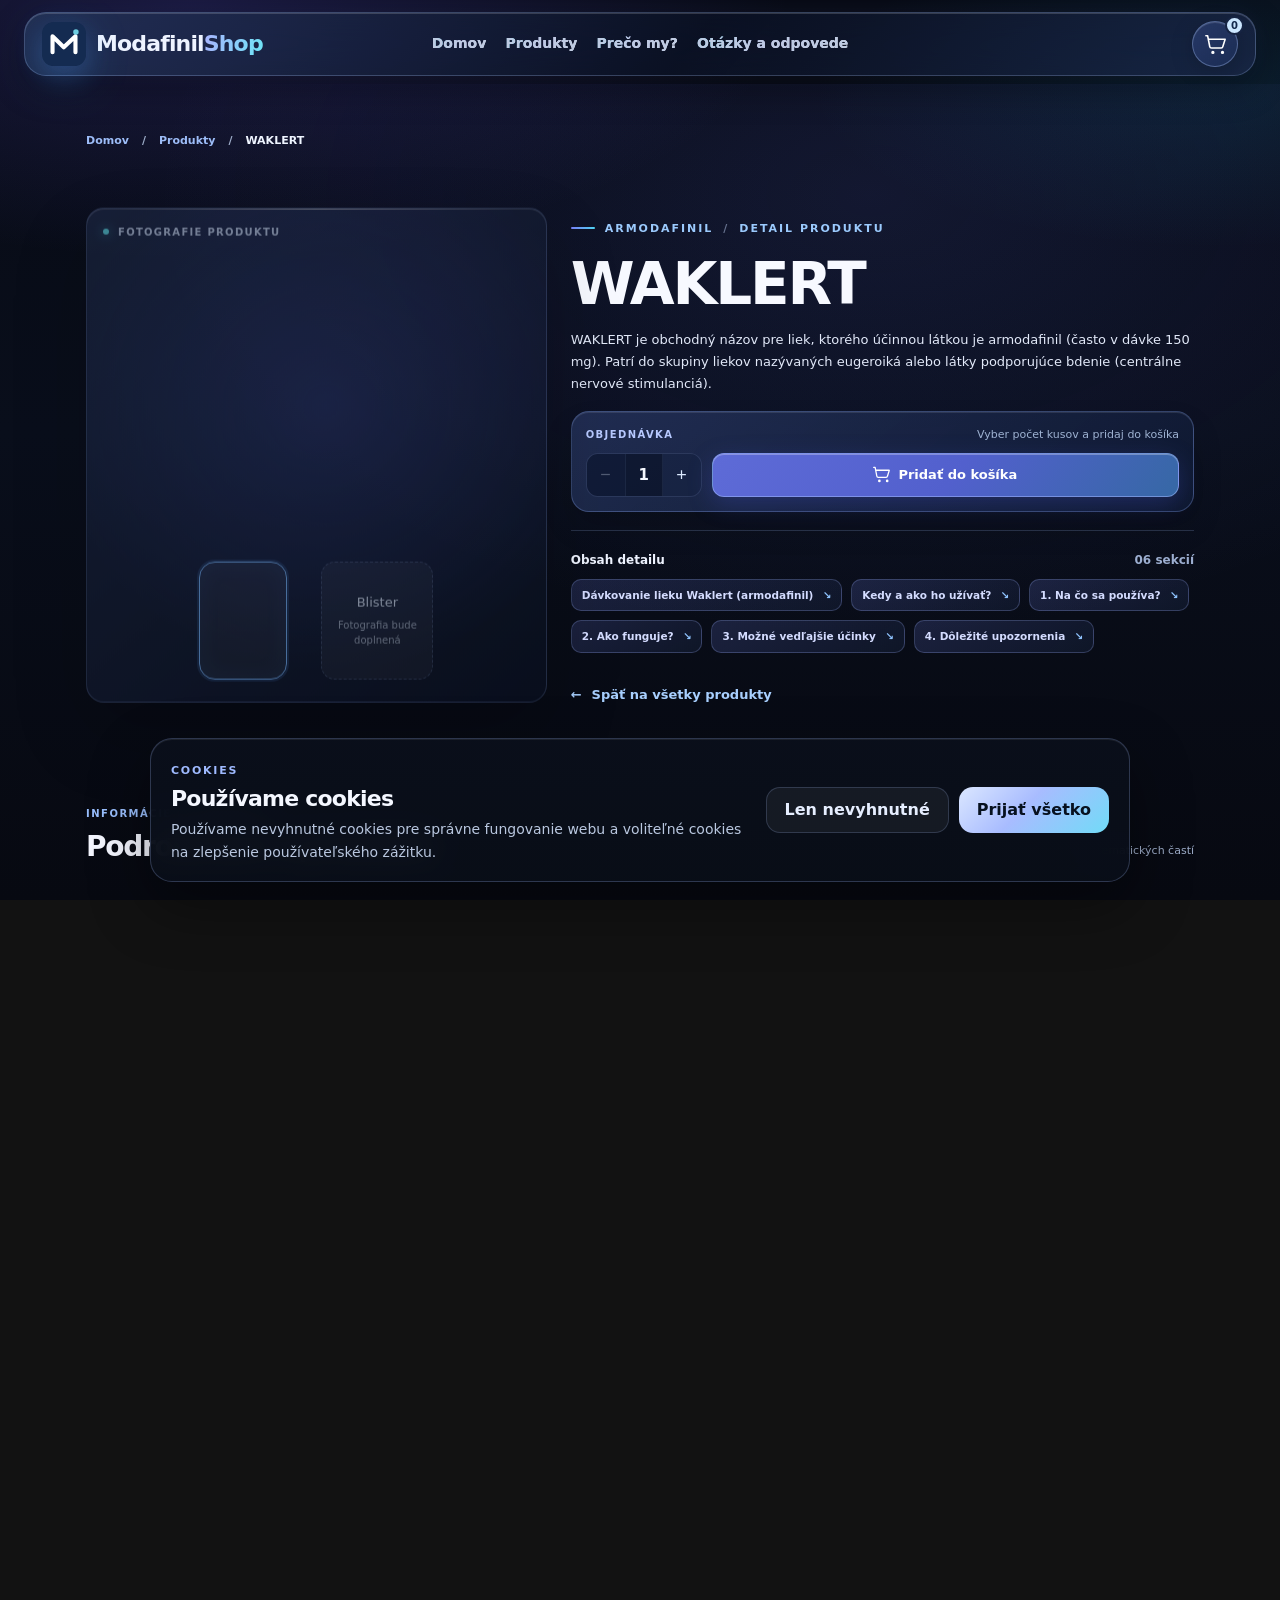
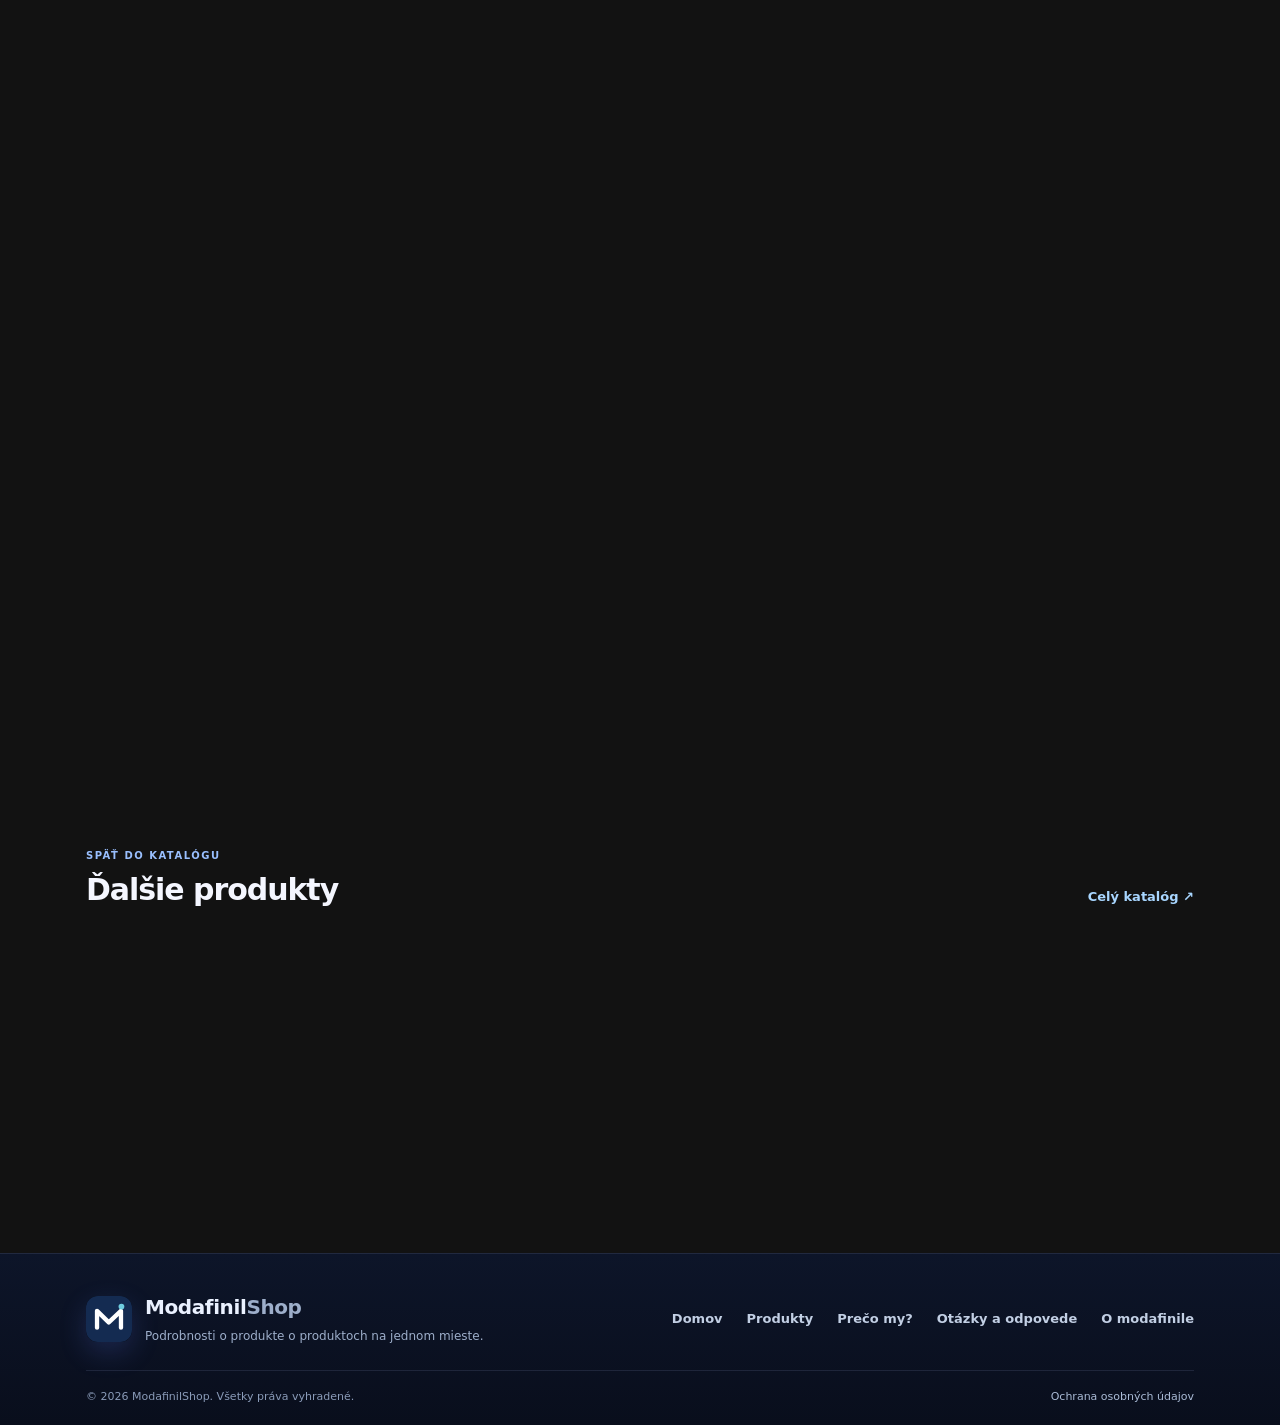
<file: products/waklert.html>
<!doctype html>
<html lang="sk">
<head>
<meta charset="utf-8">
<meta name="viewport" content="width=device-width, initial-scale=1">
<meta name="description" content="WAKLERT je obchodný názov pre liek, ktorého účinnou látkou je armodafinil (často v dávke 150 mg). Patrí do skupiny liekov nazývaných eugeroiká alebo látky">
<meta property="og:type" content="article">
<meta property="og:site_name" content="ModafinilShop">
<meta property="og:locale" content="sk_SK">
<meta property="og:title" content="WAKLERT – informácie o prípravku | ModafinilShop">
<meta property="og:description" content="WAKLERT je obchodný názov pre liek, ktorého účinnou látkou je armodafinil (často v dávke 150 mg). Patrí do skupiny liekov nazývaných eugeroiká alebo látky">
<meta name="theme-color" content="#070910">
<meta name="referrer" content="no-referrer">
<meta http-equiv="Content-Security-Policy" content="default-src 'self'; script-src 'self'; style-src 'self'; img-src 'self' data:; font-src 'self'; connect-src 'none'; object-src 'none'; base-uri 'self'; form-action 'self'">
<title>WAKLERT – zloženie, použitie, dávkovanie a upozornenia | ModafinilShop</title>
<link rel="icon" href="../assets/images/favicon.png" type="image/png">
<link rel="stylesheet" href="../assets/style.css">
<link rel="stylesheet" href="../assets/clean.css">
<link rel="stylesheet" href="../assets/product-detail.css">
<link rel="stylesheet" href="../assets/dark-gloss.css">
<link href="../assets/cart-demo.css" rel="stylesheet"/>
<link href="../assets/motion-effects.css" rel="stylesheet"/>
<link href="../assets/cookie-consent.css" rel="stylesheet"/>
<link rel="stylesheet" href="../assets/photo-gallery.css"/>
<link rel="stylesheet" href="../assets/premium-compact.css"></head>
<body data-cart-root="../" class="information-site editorial-product-page">
<header class="header">
<div class="container nav">
<a class="logo" href="../index.html"><img alt="ModafinilShop logo" class="logo-image" src="../assets/images/modafinilshop-mark.svg"/><span>Modafinil<span class="brand-accent">Shop</span></span></a>
<button aria-controls="site-navigation" aria-expanded="false" aria-label="Otvoriť menu" class="mobile-menu-toggle" data-action="toggle-menu" type="button"><svg aria-hidden="true" fill="none" height="22" stroke="currentColor" stroke-linecap="round" stroke-width="2" viewbox="0 0 24 24" width="22"><path d="M4 7h16M4 12h16M4 17h16"></path></svg></button>
<nav aria-label="Hlavná navigácia" class="nav-links" id="site-navigation">
<a href="../index.html">Domov</a>
<a href="../index.html#produkty">Produkty</a>
<a href="../index.html#preco">Prečo my?</a>
<a href="../index.html#faq">Otázky a odpovede</a>

</nav>
<button type="button" class="ms-cart-header" data-cart-open aria-label="Otvoriť košík (0 kusov)" aria-controls="ms-cart-panel" aria-haspopup="dialog"><svg xmlns="http://www.w3.org/2000/svg" class="ms-cart-svg" viewBox="0 0 24 24" fill="none" stroke="currentColor" stroke-width="1.8" stroke-linecap="round" stroke-linejoin="round" aria-hidden="true"><circle cx="9" cy="21" r="1"/><circle cx="20" cy="21" r="1"/><path d="M1 2h2l2.4 12.3a2 2 0 0 0 2 1.7h11a2 2 0 0 0 2-1.6L23 6H4"/></svg><span class="ms-cart-count" data-cart-count>0</span></button>
</div>
</header>
<main id="obsah" class="pd-main">
<div class="container">
  <nav class="pd-crumbs" aria-label="Navigačná cesta"><a href="../index.html">Domov</a><span aria-hidden="true">/</span><a href="../index.html#produkty">Produkty</a><span aria-hidden="true">/</span><span aria-current="page">WAKLERT</span></nav>
  <div class="pd-hero">
    <div class="pd-picture-col">
      <div class="pd-picture-card ms-photo-gallery"><div class="pd-photo-label"><span class="pd-photo-dot"></span> FOTOGRAFIE PRODUKTU</div><img class="ms-gallery-main" src="../assets/images/waklert-main.webp" alt="WAKLERT – fotografia balenia" width="400" height="320" decoding="async" fetchpriority="high"><div class="ms-photo-thumbs"><button class="ms-photo-thumb is-active" type="button" data-photo-src="../assets/images/waklert-main.webp" aria-label="Zobraziť balenie produktu WAKLERT" aria-pressed="true"><img src="../assets/images/waklert-main.webp" alt="Balenie WAKLERT" loading="lazy" decoding="async"></button><div class="ms-photo-missing" aria-label="Fotografia blistra sa pripravuje"><span>Blister</span><small>Fotografia bude doplnená</small></div></div></div>
    </div>
    <div class="pd-intro-col">
       <div class="pd-kicker"><span class="pd-kicker-line"></span> ARMODAFINIL <span class="pd-kicker-sep">/</span> DETAIL PRODUKTU</div>
       <h1>WAKLERT</h1>
       <div class="pd-intro-body"><p class="provided-line">WAKLERT je obchodný názov pre liek, ktorého účinnou látkou je armodafinil (často v dávke 150 mg). Patrí do skupiny liekov nazývaných eugeroiká alebo látky podporujúce bdenie (centrálne nervové stimulanciá). </p></div>
<section class="ms-detail-purchase" aria-label="Pridanie do košíka"><div class="ms-detail-purchase-head"><span class="ms-detail-label">OBJEDNÁVKA</span><span class="ms-detail-sub">Vyber počet kusov a pridaj do košíka</span></div><div class="ms-detail-purchase-row"><div class="ms-qty" data-qty-wrap data-slug="waklert" aria-label="Počet kusov"><button type="button" data-qty-minus aria-label="Znížiť počet kusov"><svg viewBox="0 0 24 24" fill="none" stroke="currentColor" stroke-width="2" aria-hidden="true"><path d="M5 12h14"/></svg></button><input type="number" inputmode="numeric" min="1" max="99" step="1" value="1" data-qty-input aria-label="Počet kusov"/><button type="button" data-qty-plus aria-label="Zvýšiť počet kusov"><svg viewBox="0 0 24 24" fill="none" stroke="currentColor" stroke-width="2" aria-hidden="true"><path d="M12 5v14M5 12h14"/></svg></button></div><button type="button" class="ms-add-btn ms-add-btn-detail" data-add-product="waklert"><svg xmlns="http://www.w3.org/2000/svg" class="ms-cart-svg" viewBox="0 0 24 24" fill="none" stroke="currentColor" stroke-width="1.8" stroke-linecap="round" stroke-linejoin="round" aria-hidden="true"><circle cx="9" cy="21" r="1"/><circle cx="20" cy="21" r="1"/><path d="M1 2h2l2.4 12.3a2 2 0 0 0 2 1.7h11a2 2 0 0 0 2-1.6L23 6H4"/></svg><span>Pridať do košíka</span></button></div></section>
       <div class="pd-nav-area"><div class="pd-nav-title">Obsah detailu <span>06 sekcií</span></div><nav class="pd-jump" aria-label="Sekcie profilu"><a href="#info-1" class="jump-chip">Dávkovanie lieku Waklert (armodafinil)<span aria-hidden="true">↘</span></a><a href="#info-2" class="jump-chip">Kedy a ako ho užívať?<span aria-hidden="true">↘</span></a><a href="#info-3" class="jump-chip">1. Na čo sa používa?<span aria-hidden="true">↘</span></a><a href="#info-4" class="jump-chip">2. Ako funguje?<span aria-hidden="true">↘</span></a><a href="#info-5" class="jump-chip">3. Možné vedľajšie účinky<span aria-hidden="true">↘</span></a><a href="#info-6" class="jump-chip">4. Dôležité upozornenia<span aria-hidden="true">↘</span></a></nav></div>
       <a href="../index.html#produkty" class="pd-back-link"><span aria-hidden="true">←</span> Späť na všetky produkty</a>
    </div>
  </div>
  <section class="pd-content" aria-labelledby="pd-overview-title">
    <div class="pd-content-heading"><div><span class="pd-mini-overline">INFORMÁCIE O PRODUKTE</span><h2 id="pd-overview-title">Podrobnosti o produkte</h2></div><span class="pd-content-counter">6 tematických častí</span></div>
    <div class="pd-matrix"><section class="detail-section-row" id="info-1" aria-labelledby="section-name-1">
          <div class="detail-row-label"><span class="detail-icon"><svg class="detail-svg" aria-hidden="true" viewBox="0 0 24 24" fill="none" stroke="currentColor" stroke-width="1.65" stroke-linecap="round" stroke-linejoin="round"><circle cx="12" cy="12" r="9"/><path d="M12 7v6l4 2"/></svg></span>
            <h3 id="section-name-1" class="provided-line">     Dávkovanie lieku Waklert (armodafinil)</h3></div>
          <div class="detail-row-body"><p class="provided-line">​Bežná terapeutická dávka lieku Waklert pre dospelých je 150 mg raz denne. Keďže ide o silný liek viazaný na lekársky predpis, presný spôsob užívania vždy určuje lekár podľa individuálnych potrieb a diagnózy pacienta.</p></div>
        </section><section class="detail-section-row" id="info-2" aria-labelledby="section-name-2">
          <div class="detail-row-label"><span class="detail-icon"><svg class="detail-svg" aria-hidden="true" viewBox="0 0 24 24" fill="none" stroke="currentColor" stroke-width="1.65" stroke-linecap="round" stroke-linejoin="round"><circle cx="12" cy="12" r="9"/><path d="M12 7v6l4 2"/></svg></span>
            <h3 id="section-name-2" class="provided-line">​Kedy a ako ho užívať?</h3></div>
          <div class="detail-row-body"><p class="provided-line provided-bullet">•  ​Načasovanie pri poruchách cez deň (narkolepsia, spánkové apnoe): Užíva sa zvyčajne ráno naraz, hneď po prebudení. </p>
<p class="provided-line provided-bullet">•  ​Načasovanie pri práci na zmeny (SWD): Užíva sa približne 1 hodinu pred začiatkom pracovnej smeny, aby zabezpečil bdelosť počas celej doby, kedy potrebujete pracovať. </p>
<p class="provided-line provided-bullet">• ​S jedlom alebo bez? Waklert sa môže užívať s jedlom alebo nalačno. Jedlo nemá zásadný vplyv na jeho celkovú účinnosť, hoci ťažké a mastné jedlá môžu mierne oddialiť nástup jeho účinku.</p></div>
        </section><section class="detail-section-row" id="info-3" aria-labelledby="section-name-3">
          <div class="detail-row-label"><span class="detail-icon"><svg class="detail-svg" aria-hidden="true" viewBox="0 0 24 24" fill="none" stroke="currentColor" stroke-width="1.65" stroke-linecap="round" stroke-linejoin="round"><circle cx="12" cy="12" r="9"/><path d="M12 7v6l4 2"/></svg></span>
            <h3 id="section-name-3" class="provided-line">1. Na čo sa používa?</h3></div>
          <div class="detail-row-body"><p class="provided-line">​Waklert je primárne predpisovaný ľuďom, ktorí trpia nadmernou denný ospalosťou súvisiacou s,diagnostikovanými poruchami spánku:</p>
<p class="provided-line provided-bullet">• ​Narkolepsia: Chronická porucha spánku spôsobujúca náhłe záchvaty spánku počas dňa.</p>
<p class="provided-line provided-bullet">• ​Syndróm spánkového apnoe (OSA): Nadmerná ospalosť napriek používaniu dýchacích prístrojov (CPAP).</p>
<p class="provided-line provided-bullet">• ​Porucha spánku u ľudí pracujúcich na zmeny (SWD): Problémy s bdením počas nočných zmien alebo nepravidelného pracovného času.</p>
<p class="provided-line">​Poznámka: Často sa (off-label) zvykne využívať aj ako tzv. &quot;smart drug&quot; alebo nootropikum na zvýšenie produktivity, sústredenia a bdelosti u zdravých ľudí, hoci to nie je jeho primárny a schválený účel.</p></div>
        </section><section class="detail-section-row" id="info-4" aria-labelledby="section-name-4">
          <div class="detail-row-label"><span class="detail-icon"><svg class="detail-svg" aria-hidden="true" viewBox="0 0 24 24" fill="none" stroke="currentColor" stroke-width="1.65" stroke-linecap="round" stroke-linejoin="round"><path d="M2 12h4l3-6 4 12 3-6h6"/></svg></span>
            <h3 id="section-name-4" class="provided-line">​2. Ako funguje?</h3></div>
          <div class="detail-row-body"><p class="provided-line provided-bullet">• ​Čistý R-enantiomer: Armodafinil je čistý R-izomér modafinilu. To znamená, že účinkuje dlhšie a rovnomernejšie v priebehu dňa než bežný modafinil.</p>
<p class="provided-line provided-bullet">•  ​Mechanizmus: Ovplyvňuje hladiny určitých neurotransmiterov v mozgu (napr. dopamín, noradrenalín, orexín), čím potláča pocit únavy, zlepšuje bdelosť, kognitívne funkcie a koncentráciu. Účinok obvykle trvá 12 až 15 hodín. </p></div>
        </section><section class="detail-section-row" id="info-5" aria-labelledby="section-name-5">
          <div class="detail-row-label"><span class="detail-icon"><svg class="detail-svg" aria-hidden="true" viewBox="0 0 24 24" fill="none" stroke="currentColor" stroke-width="1.65" stroke-linecap="round" stroke-linejoin="round"><path d="M12 3 2.5 20h19L12 3Z"/><path d="M12 9v5m0 3h.01"/></svg></span>
            <h3 id="section-name-5" class="provided-line">​3. Možné vedľajšie účinky</h3></div>
          <div class="detail-row-body"><p class="provided-line">​Riadne užívanie býva väčšinou dobre tolerované, ale môžu sa objaviť nasledujúce nežiaduce účinky:</p>
<p class="provided-line provided-bullet">• ​Bolesť hlavy</p>
<p class="provided-line provided-bullet">• ​Nevoľnosť alebo závraty</p>
<p class="provided-line provided-bullet">• ​Nespavosť (najmä ak sa užije neskoro popoludní)</p>
<p class="provided-line provided-bullet">• ​Sucho v ústach</p>
<p class="provided-line provided-bullet">• ​Úzkosť, nervozita alebo búšenie srdca</p></div>
        </section><section class="detail-section-row" id="info-6" aria-labelledby="section-name-6">
          <div class="detail-row-label"><span class="detail-icon"><svg class="detail-svg" aria-hidden="true" viewBox="0 0 24 24" fill="none" stroke="currentColor" stroke-width="1.65" stroke-linecap="round" stroke-linejoin="round"><path d="M12 2 20 5v6c0 5.5-3 8.5-8 11-5-2.5-8-5.5-8-11V5l8-3Z"/><path d="m9 12 2 2 4-4"/></svg></span>
            <h3 id="section-name-6" class="provided-line">​4. Dôležité upozornenia</h3></div>
          <div class="detail-row-body"><p class="provided-line provided-bullet">• ​Čas užitia: Zvyčajne sa užíva ráno (alebo približne hodinu pred začiatkom nočnej smeny), aby nespôsoboval problémy s večerným zaspávaním.</p>
<p class="provided-line provided-bullet">• ​Nenahráda spánok: Waklert potláča únavu, ale nenahrádza potrebu plnohodnotného spánku. Dlhodobé spánkové manko môže viesť k vyčerpaniu organizmu.</p>
<p class="provided-line provided-bullet">• ​Interakcie: Môže znižovať účinnosť hormonálnej antikoncepcie a nemal by sa kombinovať s alkoholom alebo nadmerným množstvom kofeínu.</p></div>
        </section></div>
  </section>
  <section class="pd-related" aria-labelledby="related-heading"><div class="pd-related-heading"><div><span class="pd-mini-overline">SPÄŤ DO KATALÓGU</span><h2 id="related-heading">Ďalšie produkty</h2></div><a href="../index.html#produkty">Celý katalóg <span aria-hidden="true">↗</span></a></div><div class="pd-related-cards"><a class="pd-related-card" href="modaxl-200.html"><div class="pd-related-card-media"><img src="../assets/images/modaxl-200-main.webp" alt="MODAXL 200" loading="lazy" decoding="async"></div><div class="pd-related-card-body"><strong>MODAXL 200</strong><span class="pd-related-card-price">34,90 €</span><span class="pd-related-card-cta">Zobraziť detail <span aria-hidden="true">↗</span></span></div></a><a class="pd-related-card" href="modawake.html"><div class="pd-related-card-media"><img src="../assets/images/modawake-main.webp" alt="MODAWAKE" loading="lazy" decoding="async"></div><div class="pd-related-card-body"><strong>MODAWAKE</strong><span class="pd-related-card-price">33,90 €</span><span class="pd-related-card-cta">Zobraziť detail <span aria-hidden="true">↗</span></span></div></a><a class="pd-related-card" href="modacare-200.html"><div class="pd-related-card-media"><img src="../assets/images/modacare-200-main.webp" alt="MODACARE 200" loading="lazy" decoding="async"></div><div class="pd-related-card-body"><strong>MODACARE 200</strong><span class="pd-related-card-price">35,90 €</span><span class="pd-related-card-cta">Zobraziť detail <span aria-hidden="true">↗</span></span></div></a><a class="pd-related-card" href="modacare-300.html"><div class="pd-related-card-media"><img src="../assets/images/modacare-300-main.webp" alt="MODACARE 300" loading="lazy" decoding="async"></div><div class="pd-related-card-body"><strong>MODACARE 300</strong><span class="pd-related-card-price">38,90 €</span><span class="pd-related-card-cta">Zobraziť detail <span aria-hidden="true">↗</span></span></div></a></div></section>
</div></main>
<footer class="footer footer-premium"><div class="container footer-premium-inner"><div class="footer-premium-top"><div class="footer-brand"><img alt="ModafinilShop logo" class="footer-logo" src="../assets/images/modafinilshop-mark.svg"/><div class="footer-brand-text"><strong>Modafinil<span>Shop</span></strong><span>Podrobnosti o produkte o produktoch na jednom mieste.</span></div></div><nav class="footer-premium-nav" aria-label="Navigácia v pätičke"><a href="../index.html">Domov</a><a href="../index.html#produkty">Produkty</a><a href="../index.html#preco">Prečo my?</a><a href="../index.html#faq">Otázky a odpovede</a><a href="../modafinil-informacie.html">O modafinile</a></nav></div><div class="footer-premium-bottom"><span>© 2026 ModafinilShop. Všetky práva vyhradené.</span><a href="../ochrana-osobnych-udajov.html">Ochrana osobných údajov</a></div></div></footer>
<script defer src="../assets/navigation.js"></script>
<div class="ms-cart-backdrop" data-cart-backdrop hidden></div>
<aside class="ms-cart-panel" id="ms-cart-panel" aria-labelledby="ms-cart-title" aria-modal="true" role="dialog" inert>
  <div class="ms-cart-top"><div><span class="ms-cart-overline">MODAFINILSHOP</span><h2 id="ms-cart-title">Váš košík <span data-cart-heading-count>(0)</span></h2></div><button type="button" class="ms-cart-x" data-cart-close aria-label="Zavrieť košík"><svg viewBox="0 0 24 24" fill="none" stroke="currentColor" stroke-width="2" aria-hidden="true"><path d="M5 5l14 14M19 5 5 19"/></svg></button></div>
  <div class="ms-cart-note"><span class="ms-cart-dot"></span> Rýchly košík · skontrolujte vybrané produkty a pokračujte k objednávke</div>
  <div class="ms-cart-scroll" data-cart-items aria-live="polite"></div>
  <div class="ms-cart-bottom"><div class="ms-cart-summary"><span>Počet kusov spolu</span><strong data-cart-total>0 ks</strong></div><p>Vybrané produkty si môžete skontrolovať tu a v ďalšom kroku pokračovať k objednávke.</p><div class="ms-cart-actions"><a class="ms-cart-checkout" href="../checkout.html">Pokračovať k objednávke <span aria-hidden="true">→</span></a><button class="ms-cart-continue" data-cart-close type="button">Pokračovať v prehliadaní</button></div><button class="ms-cart-clear" data-cart-clear type="button">Vyprázdniť košík</button></div>
</aside>
<div class="ms-cart-toast" role="status" aria-live="polite" data-cart-toast></div>
<script defer src="../assets/cart-demo.js"></script>
<script defer src="../assets/motion-effects.js"></script>
<script defer src="../assets/photo-gallery.js"></script>
<div class="cookie-consent" data-cookie-banner hidden><div class="cookie-card"><div><span class="cookie-eyebrow">COOKIES</span><h3>Používame cookies</h3><p>Používame nevyhnutné cookies pre správne fungovanie webu a voliteľné cookies na zlepšenie používateľského zážitku.</p></div><div class="cookie-actions"><button type="button" class="cookie-btn cookie-btn-secondary" data-cookie-reject>Len nevyhnutné</button><button type="button" class="cookie-btn cookie-btn-primary" data-cookie-accept>Prijať všetko</button></div></div></div>
<script defer src="../assets/cookie-consent.js"></script>
</body></html>
</file>
<file: assets/style.css>
:root{
  --bg:#070910; --panel:#0d111b; --line:rgba(255,255,255,.08); --text:#f7f9ff; --muted:#98a3b8;
  --muted2:#c9d2e7; --accent:#6676ff; --accent2:#22d3ee; --success:#2dd4bf; --radius:24px; --shadow:0 26px 80px rgba(0,0,0,.42);
}
*{box-sizing:border-box;margin:0;padding:0} html{scroll-behavior:smooth}
body{font-family:Inter, ui-sans-serif, system-ui, -apple-system, Segoe UI, Arial, sans-serif;background:radial-gradient(circle at 18% -4%,rgba(102,118,255,.22),transparent 34%),radial-gradient(circle at 92% 10%,rgba(34,211,238,.12),transparent 30%),linear-gradient(180deg,#070910 0%,#090d15 42%,#070910 100%);color:var(--text);min-height:100vh}
a{color:inherit;text-decoration:none} button,input,textarea{font:inherit}
.container{width:min(1180px,calc(100% - 38px));margin:0 auto}
.header{position:sticky;top:0;z-index:50;background:rgba(7,9,16,.78);border-bottom:1px solid var(--line);backdrop-filter:blur(18px)}
.nav{height:78px;display:flex;align-items:center;justify-content:space-between;gap:22px}
.logo{display:flex;align-items:center;gap:12px;font-weight:950;letter-spacing:.4px}.logo span{font-size:22px}
.logo-mark{width:42px;height:42px;border-radius:14px;background:linear-gradient(135deg,var(--accent),var(--accent2));box-shadow:0 14px 40px rgba(102,118,255,.36);position:relative}
.logo-mark:after{content:"";position:absolute;left:18px;top:9px;width:6px;height:24px;border-radius:99px;background:white;box-shadow:-9px 9px 0 -1px white,9px 9px 0 -1px white}
.nav-links{display:flex;gap:28px;color:var(--muted2);font-weight:700}.nav-links a:hover{color:#fff}
.hero{padding:96px 0 72px}.hero-grid{display:grid;grid-template-columns:1.08fr .92fr;gap:46px;align-items:start}
.kicker{display:inline-flex;align-items:center;gap:10px;color:#e3e7fb;border:1px solid var(--line);background:rgba(255,255,255,.045);padding:10px 14px;border-radius:999px;font-weight:900;margin-bottom:22px}
.kicker-dot{width:8px;height:8px;border-radius:999px;background:var(--success);box-shadow:0 0 22px var(--success)}
h1{font-size:clamp(44px,6vw,82px);line-height:.98;letter-spacing:-3px;margin-bottom:24px}
h2,h3,h4{line-height:1.1}
.hero p{color:var(--muted2);font-size:19px;line-height:1.78;max-width:680px}
.hero-buttons{display:flex;gap:14px;margin-top:34px;flex-wrap:wrap}
.btn{border:0;border-radius:16px;padding:15px 22px;font-weight:950;cursor:pointer;display:inline-flex;align-items:center;justify-content:center;gap:10px;transition:.2s ease}
.btn-primary{background:linear-gradient(135deg,var(--accent),#8b5cf6);color:white;box-shadow:0 18px 44px rgba(102,118,255,.30)}
.btn-secondary{background:rgba(255,255,255,.055);color:white;border:1px solid var(--line)} .btn:hover{transform:translateY(-1px)}
.hero-card{min-height:520px;border-radius:36px;border:1px solid var(--line);background:radial-gradient(circle at 50% 18%,rgba(102,118,255,.36),transparent 28%),linear-gradient(180deg,rgba(255,255,255,.065),rgba(255,255,255,.025));box-shadow:var(--shadow);position:relative;overflow:hidden;padding:26px}
.hero-card:before{content:"";position:absolute;left:50%;top:43%;width:230px;height:310px;transform:translate(-50%,-50%) rotate(8deg);border-radius:42px;background:linear-gradient(160deg,#f4f7ff,#95a2ff 62%,#4f60db);opacity:.92;box-shadow:0 34px 100px rgba(102,118,255,.28)}
.hero-card:after{content:"V";position:absolute;left:50%;top:43%;transform:translate(-50%,-50%);font-size:74px;font-weight:950;color:#121827;letter-spacing:-5px}
.float-panel{position:absolute;left:26px;right:26px;bottom:26px;border:1px solid var(--line);border-radius:26px;padding:22px;background:rgba(9,12,20,.82);backdrop-filter:blur(20px)}
.float-panel h3{font-size:22px;margin-bottom:8px}.float-panel p{color:var(--muted);line-height:1.65}
.stats{display:grid;grid-template-columns:repeat(3,1fr);gap:14px;margin-top:18px}.stat{border:1px solid var(--line);background:rgba(255,255,255,.035);border-radius:18px;padding:16px}
.stat strong{display:block;font-size:22px}.stat span{color:var(--muted);font-size:13px}
.section{padding:70px 0}.section-head{display:flex;justify-content:space-between;align-items:end;gap:24px;margin-bottom:30px}
.section-title{font-size:clamp(32px,4vw,52px);letter-spacing:-1.5px}.section-sub{color:var(--muted);line-height:1.75;max-width:620px}
.product-grid{display:grid;grid-template-columns:repeat(3,1fr);gap:22px}
.card{border:1px solid var(--line);border-radius:var(--radius);background:linear-gradient(180deg,rgba(255,255,255,.068),rgba(255,255,255,.026));overflow:hidden;box-shadow:0 18px 54px rgba(0,0,0,.24);transition:.25s ease}
.card:hover{transform:translateY(-7px);border-color:rgba(102,118,255,.58);box-shadow:0 28px 80px rgba(0,0,0,.36)}
.product-visual{position:relative;display:flex;align-items:center;justify-content:center;height:250px;padding:16px;background:radial-gradient(circle at 50% 32%,rgba(102,118,255,.36),transparent 33%),linear-gradient(135deg,#172033,#0b0f19)}
.product-visual img{width:100%;height:100%;object-fit:contain;filter:drop-shadow(0 18px 26px rgba(0,0,0,.25))}
.badge{position:absolute;top:16px;left:16px;z-index:3;padding:8px 12px;border-radius:999px;background:rgba(7,9,16,.72);border:1px solid var(--line);font-size:13px;font-weight:950;color:#eef2ff}
.card-body{padding:22px}.card-body h3{font-size:25px;margin-bottom:8px}.card-body p{color:var(--muted);line-height:1.65;margin-bottom:18px}
.price-row{display:flex;align-items:center;justify-content:space-between;gap:14px;margin-top:18px}.price{font-size:22px;font-weight:950;color:#eef2ff}.small-link{color:#c2caff;font-weight:900}
.card-actions{display:grid;grid-template-columns:1fr 1fr;gap:10px;margin-top:18px}
.mini-btn{padding:12px 13px;border-radius:14px;border:1px solid var(--line);background:rgba(255,255,255,.045);color:white;font-weight:950;cursor:pointer;text-align:center}.mini-btn.accent{background:var(--accent);border-color:transparent}
.panel{border:1px solid var(--line);border-radius:30px;background:linear-gradient(180deg,rgba(255,255,255,.055),rgba(255,255,255,.024));box-shadow:var(--shadow)}
.features{display:grid;grid-template-columns:repeat(3,1fr);gap:18px}.feature{padding:28px}
.feature-icon{width:46px;height:46px;border-radius:16px;background:rgba(102,118,255,.16);border:1px solid rgba(102,118,255,.28);margin-bottom:18px}
.feature h3{font-size:21px;margin-bottom:10px}.feature p{color:var(--muted);line-height:1.72}
.cart-page,.checkout-page,.product-page{padding:70px 0}
.table{width:100%;border-collapse:collapse}.table th,.table td{padding:18px;border-bottom:1px solid var(--line);text-align:left}
.table th{color:var(--muted);font-size:13px;text-transform:uppercase;letter-spacing:.08em}
.qty{display:inline-flex;align-items:center;gap:10px}.qty button{width:32px;height:32px;border-radius:10px;border:1px solid var(--line);background:rgba(255,255,255,.05);color:white;cursor:pointer}
.summary{padding:28px;margin-top:24px;display:grid;gap:16px}.summary-row{display:flex;justify-content:space-between;color:var(--muted2)} .summary-total{font-size:26px;font-weight:950;color:white}
.form-grid{display:grid;grid-template-columns:1fr 1fr;gap:16px}.field{display:grid;gap:8px}.field label{color:var(--muted2);font-weight:800}
.field input,.field textarea{width:100%;padding:15px 16px;border-radius:15px;border:1px solid var(--line);background:rgba(255,255,255,.045);color:white;outline:none}.field textarea{min-height:120px;resize:vertical}.full{grid-column:1/-1}
.notice{padding:18px;border-radius:18px;border:1px solid rgba(45,212,191,.25);background:rgba(45,212,191,.08);color:#c9fff7;line-height:1.7;margin-bottom:22px}
.warning{padding:18px;border-radius:18px;border:1px solid rgba(102,118,255,.25);background:rgba(102,118,255,.08);color:#dce2ff;line-height:1.7;margin-top:20px}
.product-detail-grid{display:grid;grid-template-columns:.92fr 1.08fr;gap:34px;align-items:start}
.detail-visual{height:560px;border-radius:34px;display:flex;align-items:center;justify-content:center;padding:20px;background:linear-gradient(180deg,rgba(255,255,255,.08),rgba(255,255,255,.03))}
.detail-visual img{width:100%;height:100%;max-height:500px;object-fit:contain;filter:drop-shadow(0 24px 30px rgba(0,0,0,.22))}
.detail-info{padding:34px}.detail-info h1{font-size:64px}
.detail-info .lead{font-size:21px;color:var(--muted2);line-height:1.65;margin-bottom:20px}.detail-info p{color:var(--muted);line-height:1.85;margin-bottom:18px}
.pills{display:flex;gap:10px;flex-wrap:wrap;margin:24px 0}.pill{padding:10px 13px;border:1px solid var(--line);background:rgba(255,255,255,.04);border-radius:999px;color:#dfe5f6;font-weight:900;font-size:13px}
.footer{padding:44px 0;border-top:1px solid var(--line);color:var(--muted)} .footer-grid{display:flex;justify-content:space-between;gap:22px;flex-wrap:wrap}
.empty{padding:35px;text-align:center;color:var(--muted)}
.hero-art-grid{display:grid;grid-template-columns:repeat(2,1fr);gap:14px;margin-top:26px}.hero-art{border:1px solid rgba(255,255,255,.08);border-radius:24px;background:rgba(255,255,255,.05);padding:10px;height:150px}
.hero-art img{width:100%;height:100%;object-fit:contain;filter:drop-shadow(0 18px 28px rgba(0,0,0,.25))}
.cart-product-row{display:flex;align-items:center;gap:14px}.cart-product-thumb{width:58px;height:58px;object-fit:contain;background:#fff;border-radius:14px;padding:6px;box-shadow:0 10px 22px rgba(0,0,0,.18)}
.order-hero{padding:32px;display:flex;justify-content:space-between;align-items:end;gap:24px;margin-bottom:26px}.order-hero h2{font-size:42px;letter-spacing:-1.4px;margin:10px 0 12px}
.order-hero p{color:var(--muted);line-height:1.8;max-width:700px}.order-hero-total{display:grid;gap:6px;min-width:190px;text-align:right}
.order-hero-total span{color:var(--muted)}.order-hero-total strong{font-size:42px;line-height:1;font-weight:950}
.order-layout{display:grid;grid-template-columns:1.35fr .8fr;gap:22px}.order-items,.order-sidebar{padding:28px}
.order-items h3,.order-sidebar h3{font-size:28px;margin-bottom:18px}.order-card-list{display:grid;gap:16px}
.order-card{display:grid;grid-template-columns:120px 1fr;gap:16px;padding:16px;border:1px solid var(--line);background:rgba(255,255,255,.035);border-radius:22px}
.order-card-img{width:120px;height:120px;object-fit:contain;background:#fff;border-radius:20px;padding:10px;box-shadow:0 14px 30px rgba(0,0,0,.16)}
.order-card-top{display:flex;align-items:start;justify-content:space-between;gap:12px;margin-bottom:8px}.order-card-top h4{font-size:24px}
.order-card-body p{color:var(--muted);line-height:1.7;margin-bottom:14px}
.order-card-meta{display:flex;gap:12px;flex-wrap:wrap}.order-card-meta span{padding:10px 12px;border-radius:999px;background:rgba(255,255,255,.05);border:1px solid var(--line);color:#dfe5f6;font-weight:800;font-size:13px}
.order-note{margin:18px 0 22px;padding:16px;border:1px solid rgba(255,255,255,.08);background:rgba(255,255,255,.035);border-radius:18px;color:var(--muted);line-height:1.7}
.premium-band{margin-top:22px;padding:18px;border-radius:20px;border:1px solid rgba(255,255,255,.08);background:linear-gradient(135deg,rgba(102,118,255,.12),rgba(34,211,238,.08));color:#dfe5f6;line-height:1.8}
.cart-drawer-toggle{position:relative;display:inline-flex;align-items:center;gap:10px;padding:12px 16px;border:1px solid var(--line);border-radius:999px;background:linear-gradient(135deg,rgba(102,118,255,.22),rgba(34,211,238,.10));color:#fff;font-weight:950;cursor:pointer;box-shadow:0 16px 44px rgba(0,0,0,.18)}
.cart-drawer-toggle:hover{border-color:rgba(102,118,255,.55)}.cart-drawer-count{min-width:23px;height:23px;border-radius:999px;background:var(--accent);display:inline-flex;align-items:center;justify-content:center;font-size:13px}
.cart-overlay{position:fixed;inset:0;z-index:120;background:rgba(0,0,0,.52);opacity:0;pointer-events:none;transition:.22s ease}.cart-overlay.open{opacity:1;pointer-events:auto}
.cart-drawer{position:fixed;top:0;right:0;z-index:130;width:min(460px,100vw);height:100vh;background:radial-gradient(circle at 30% 0%,rgba(102,118,255,.18),transparent 34%),#0b0f19;border-left:1px solid var(--line);box-shadow:-30px 0 90px rgba(0,0,0,.45);transform:translateX(100%);transition:.26s ease;display:flex;flex-direction:column}.cart-drawer.open{transform:translateX(0)}
.cart-drawer-head{padding:24px;border-bottom:1px solid var(--line);display:flex;align-items:center;justify-content:space-between;gap:18px}.cart-drawer-head h2{font-size:28px;letter-spacing:-.8px}
.cart-close{width:42px;height:42px;border-radius:14px;border:1px solid var(--line);background:rgba(255,255,255,.055);color:#fff;font-weight:950;cursor:pointer}
.cart-drawer-body{padding:20px;overflow:auto;flex:1}.drawer-empty{padding:28px;text-align:center;color:var(--muted);border:1px solid var(--line);border-radius:22px;background:rgba(255,255,255,.035)}
.drawer-item{display:grid;grid-template-columns:58px 1fr;gap:14px;padding:16px;border:1px solid var(--line);border-radius:20px;background:rgba(255,255,255,.04);margin-bottom:14px}
.drawer-thumb-img{width:58px;height:58px;object-fit:contain;background:#fff;border-radius:18px;padding:6px}.drawer-item h3{font-size:17px;margin-bottom:5px}
.drawer-meta{color:var(--muted);font-size:14px;margin-bottom:12px}.drawer-row{display:flex;align-items:center;justify-content:space-between;gap:12px}
.drawer-price{font-weight:950;color:#eef2ff}.drawer-qty{display:inline-flex;align-items:center;gap:8px}.drawer-qty button{width:30px;height:30px;border-radius:10px;border:1px solid var(--line);background:rgba(255,255,255,.055);color:white;cursor:pointer;font-weight:950}
.drawer-remove{margin-top:10px;border:0;background:transparent;color:#c2caff;font-weight:850;cursor:pointer}
.cart-drawer-footer{padding:20px;border-top:1px solid var(--line);background:rgba(7,9,16,.72)}.drawer-summary{display:grid;gap:12px;margin-bottom:16px}
.drawer-summary-row{display:flex;justify-content:space-between;color:var(--muted2)}.drawer-summary-row.total{color:#fff;font-size:22px;font-weight:950;padding-top:12px;border-top:1px solid var(--line)}
.drawer-actions{display:grid;gap:10px}
@media(max-width:980px){.hero-grid,.product-detail-grid,.order-layout{grid-template-columns:1fr}.product-grid,.features{grid-template-columns:1fr}.order-hero{display:block}.order-hero-total{text-align:left;margin-top:18px}}
@media(max-width:650px){.nav-links{display:none}.section-head{display:block}.form-grid{grid-template-columns:1fr}h1{letter-spacing:-1.5px}.hero-card{min-height:420px}.stats{grid-template-columns:1fr}.hero-art-grid{grid-template-columns:1fr 1fr}.order-card{grid-template-columns:1fr}.order-card-img{width:100%;height:190px}.cart-drawer-toggle span.label{display:none}.cart-drawer{width:100vw}}


/* FINAL premium image + order page polish */
.product-visual{
  min-height:270px;
  background:
    radial-gradient(circle at 50% 34%,rgba(102,118,255,.28),transparent 36%),
    linear-gradient(135deg,#121a2a,#090d15)!important;
}
.product-visual img,
.detail-visual img,
.hero-art img,
.cart-product-thumb,
.drawer-thumb-img,
.order-product-image-wrap img,
.order-showcase-visual img{
  object-fit:contain;
}
.product-visual img{
  max-width:96%;
  max-height:96%;
}
.detail-visual{
  background:
    radial-gradient(circle at 50% 30%,rgba(102,118,255,.20),transparent 34%),
    linear-gradient(180deg,rgba(255,255,255,.075),rgba(255,255,255,.025))!important;
}
.detail-visual img{
  background:#fff;
  border-radius:28px;
  padding:18px;
  box-shadow:0 24px 70px rgba(0,0,0,.30);
}
.order-showcase{
  padding:36px;
  display:grid;
  grid-template-columns:1.1fr .9fr;
  gap:28px;
  align-items:center;
  margin-bottom:26px;
  overflow:hidden;
  position:relative;
}
.order-showcase:before{
  content:"";
  position:absolute;
  right:-120px;
  top:-120px;
  width:380px;
  height:380px;
  border-radius:999px;
  background:radial-gradient(circle,rgba(102,118,255,.28),transparent 62%);
  pointer-events:none;
}
.order-showcase-copy{
  position:relative;
  z-index:2;
}
.order-showcase h1{
  font-size:clamp(40px,5vw,72px);
  letter-spacing:-2.5px;
  margin-bottom:18px;
}
.order-showcase p{
  color:var(--muted2);
  line-height:1.8;
  max-width:650px;
}
.order-showcase-actions{
  display:flex;
  gap:12px;
  flex-wrap:wrap;
  margin-top:26px;
}
.order-showcase-visual{
  position:relative;
  z-index:2;
  min-height:310px;
  border-radius:28px;
  background:
    radial-gradient(circle at 50% 40%,rgba(34,211,238,.10),transparent 40%),
    rgba(255,255,255,.04);
  border:1px solid var(--line);
  display:flex;
  align-items:center;
  justify-content:center;
  padding:18px;
}
.order-showcase-visual img{
  width:100%;
  height:100%;
  max-height:330px;
  background:#fff;
  border-radius:24px;
  padding:14px;
  box-shadow:0 26px 80px rgba(0,0,0,.34);
}
.order-premium-layout{
  display:grid;
  grid-template-columns:1.35fr .72fr;
  gap:24px;
  align-items:start;
}
.order-products,
.order-total-card{
  padding:28px;
}
.order-section-title{
  display:flex;
  justify-content:space-between;
  align-items:center;
  gap:18px;
  margin-bottom:18px;
}
.order-section-title h2,
.order-total-card h2{
  font-size:30px;
  letter-spacing:-.8px;
}
.order-section-title span{
  padding:10px 14px;
  border-radius:999px;
  background:rgba(102,118,255,.14);
  border:1px solid rgba(102,118,255,.24);
  color:#dfe5ff;
  font-weight:900;
}
.order-product-list{
  display:grid;
  gap:16px;
}
.order-product-card{
  display:grid;
  grid-template-columns:150px 1fr;
  gap:18px;
  padding:18px;
  border-radius:24px;
  border:1px solid var(--line);
  background:rgba(255,255,255,.035);
}
.order-product-image-wrap{
  height:140px;
  border-radius:20px;
  background:#fff;
  display:flex;
  align-items:center;
  justify-content:center;
  padding:10px;
  box-shadow:0 18px 42px rgba(0,0,0,.20);
}
.order-product-image-wrap img{
  width:100%;
  height:100%;
}
.order-product-head{
  display:flex;
  justify-content:space-between;
  gap:18px;
  align-items:flex-start;
  margin-bottom:18px;
}
.order-product-head h3{
  font-size:26px;
  margin-bottom:8px;
}
.order-product-head p{
  color:var(--muted);
  line-height:1.6;
}
.order-product-head strong{
  font-size:22px;
  color:#fff;
  white-space:nowrap;
}
.order-product-meta{
  display:flex;
  gap:10px;
  flex-wrap:wrap;
}
.order-product-meta span{
  padding:10px 12px;
  border-radius:999px;
  background:rgba(255,255,255,.05);
  border:1px solid var(--line);
  color:#dce3f5;
  font-size:13px;
}
.order-total-card{
  position:sticky;
  top:100px;
  display:grid;
  gap:16px;
}
.order-total-row{
  display:flex;
  justify-content:space-between;
  gap:16px;
  color:var(--muted2);
}
.order-total-line{
  height:1px;
  background:var(--line);
  margin:4px 0;
}
.order-total-final{
  display:flex;
  justify-content:space-between;
  align-items:flex-end;
  gap:18px;
}
.order-total-final span{
  color:var(--muted2);
}
.order-total-final strong{
  font-size:42px;
  line-height:1;
}
.order-trust-box{
  padding:18px;
  border-radius:20px;
  background:linear-gradient(135deg,rgba(102,118,255,.12),rgba(34,211,238,.08));
  border:1px solid rgba(255,255,255,.08);
}
.order-trust-box strong{
  display:block;
  margin-bottom:8px;
}
.order-trust-box p{
  color:var(--muted);
  line-height:1.7;
}
@media(max-width:980px){
  .order-showcase,
  .order-premium-layout{
    grid-template-columns:1fr;
  }
  .order-total-card{
    position:static;
  }
}
@media(max-width:650px){
  .order-product-card{
    grid-template-columns:1fr;
  }
  .order-product-image-wrap{
    height:220px;
  }
  .order-product-head{
    display:block;
  }
  .order-product-head strong{
    display:block;
    margin-top:12px;
  }
}


.hero-visual{padding:14px;border-radius:34px;overflow:hidden;display:flex;align-items:center;justify-content:center;background:linear-gradient(180deg,rgba(255,255,255,.06),rgba(255,255,255,.025));}
.hero-visual img{width:100%;height:auto;display:block;border-radius:24px;box-shadow:0 28px 80px rgba(0,0,0,.34)}
.quick-specs{display:grid;grid-template-columns:repeat(3,1fr);gap:14px;margin-top:22px}
.quick-spec{padding:16px 18px;border:1px solid var(--line);border-radius:18px;background:rgba(255,255,255,.04)}
.quick-spec strong{display:block;font-size:16px;margin-bottom:5px}
.quick-spec span{color:var(--muted);font-size:13px;line-height:1.5}
.detail-note{padding:18px;border-radius:18px;border:1px solid rgba(102,118,255,.22);background:rgba(102,118,255,.08);color:#dbe4ff;line-height:1.75;margin-top:20px}
@media(max-width:650px){.quick-specs{grid-template-columns:1fr}}


/* Quantity controls */
.product-qty{
  display:inline-flex;
  align-items:center;
  justify-content:space-between;
  gap:10px;
  padding:8px;
  border-radius:16px;
  background:rgba(255,255,255,.045);
  border:1px solid var(--line);
  min-width:132px;
}
.product-qty button{
  width:34px;
  height:34px;
  border-radius:12px;
  border:1px solid var(--line);
  background:rgba(255,255,255,.06);
  color:#fff;
  font-weight:950;
  cursor:pointer;
}
.product-qty span{
  min-width:26px;
  text-align:center;
  font-weight:950;
}
.product-buy-row{
  display:grid;
  grid-template-columns:auto 1fr;
  gap:10px;
  align-items:center;
  margin-top:18px;
}
.product-buy-row .mini-btn,
.product-buy-row .btn{
  width:100%;
}
.detail-buy-box{
  display:flex;
  gap:12px;
  align-items:center;
  flex-wrap:wrap;
  margin-top:28px;
}
.detail-buy-box .btn{
  min-height:52px;
}
@media(max-width:650px){
  .product-buy-row{
    grid-template-columns:1fr;
  }
  .product-qty{
    width:100%;
  }
}


/* Final hero marketing layout */
.hero{padding:74px 0 56px;}
.hero-grid{grid-template-columns:.82fr 1.18fr;align-items:center;}
.hero h1{font-size:clamp(42px,5.2vw,76px);max-width:700px;}
.hero p{font-size:18px;max-width:610px;}
.hero-visual{position:relative;min-height:520px;padding:0;border-radius:38px;overflow:hidden;background:#060910;}
.hero-visual img{width:100%;height:100%;min-height:520px;object-fit:cover;object-position:center;border-radius:38px;display:block;}
.hero-visual:after{content:"";position:absolute;inset:0;background:linear-gradient(90deg,rgba(7,9,16,.68),rgba(7,9,16,.10) 42%,rgba(7,9,16,.04)),radial-gradient(circle at 18% 18%,rgba(102,118,255,.20),transparent 32%);pointer-events:none;}
.hero-badges{display:flex;gap:10px;flex-wrap:wrap;margin-top:22px;}
.hero-badge{padding:10px 13px;border-radius:999px;border:1px solid rgba(255,255,255,.10);background:rgba(255,255,255,.055);color:#e7ecff;font-weight:850;font-size:13px;}
.trust-strip{margin-top:28px;display:grid;grid-template-columns:repeat(3,1fr);gap:12px;}
.trust-item{padding:15px;border-radius:18px;border:1px solid var(--line);background:rgba(255,255,255,.04);}
.trust-item strong{display:block;font-size:15px;margin-bottom:5px;}
.trust-item span{color:var(--muted);font-size:13px;line-height:1.45;}
.copy-note{margin-top:20px;padding:17px;border-radius:18px;border:1px solid rgba(102,118,255,.22);background:rgba(102,118,255,.08);color:#dce3ff;line-height:1.7;}
@media(max-width:980px){.hero-grid{grid-template-columns:1fr}.hero-visual,.hero-visual img{min-height:380px}.trust-strip{grid-template-columns:1fr}}


/* Premium final hero + about section */
.hero{padding:64px 0 64px;}
.hero-grid{grid-template-columns:.78fr 1.22fr;align-items:center;gap:38px;}
.hero h1{font-size:clamp(44px,5.6vw,82px);letter-spacing:-3px;max-width:720px;margin-bottom:20px;}
.hero p{font-size:18px;line-height:1.75;max-width:590px;color:#d6def3;}
.hero-visual{
  position:relative;
  min-height:560px;
  padding:0;
  border-radius:42px;
  overflow:hidden;
  background:#050812;
  border:1px solid rgba(255,255,255,.10);
  box-shadow:0 34px 110px rgba(0,0,0,.48);
}
.hero-visual img{
  width:100%;
  height:100%;
  min-height:560px;
  object-fit:cover;
  object-position:center;
  display:block;
  border-radius:42px;
}
.hero-visual:before{
  content:"";
  position:absolute;
  inset:0;
  background:
    linear-gradient(90deg,rgba(7,9,16,.82),rgba(7,9,16,.18) 44%,rgba(7,9,16,.03)),
    radial-gradient(circle at 18% 18%,rgba(34,211,238,.22),transparent 28%),
    radial-gradient(circle at 84% 70%,rgba(102,118,255,.16),transparent 32%);
  z-index:1;
  pointer-events:none;
}
.hero-visual-card{
  position:absolute;
  left:22px;
  bottom:22px;
  z-index:2;
  max-width:310px;
  padding:18px;
  border-radius:22px;
  border:1px solid rgba(255,255,255,.12);
  background:rgba(7,9,16,.72);
  backdrop-filter:blur(18px);
}
.hero-visual-card strong{display:block;font-size:20px;margin-bottom:8px;}
.hero-visual-card span{color:var(--muted2);line-height:1.55;font-size:14px;}
.hero-badges{display:flex;gap:10px;flex-wrap:wrap;margin-top:22px;}
.hero-badge{padding:10px 13px;border-radius:999px;border:1px solid rgba(255,255,255,.10);background:rgba(255,255,255,.055);color:#e7ecff;font-weight:850;font-size:13px;}
.trust-strip{margin-top:28px;display:grid;grid-template-columns:repeat(3,1fr);gap:12px;}
.trust-item{padding:15px;border-radius:18px;border:1px solid var(--line);background:rgba(255,255,255,.04);}
.trust-item strong{display:block;font-size:15px;margin-bottom:5px;}
.trust-item span{color:var(--muted);font-size:13px;line-height:1.45;}
.about-section{padding:70px 0;}
.about-grid{display:grid;grid-template-columns:.9fr 1.1fr;gap:24px;align-items:stretch;}
.about-card{padding:34px;overflow:hidden;position:relative;}
.about-card:before{
  content:"";
  position:absolute;
  right:-120px;
  top:-120px;
  width:280px;
  height:280px;
  border-radius:999px;
  background:radial-gradient(circle,rgba(102,118,255,.22),transparent 62%);
}
.about-card h2{font-size:clamp(34px,4vw,56px);letter-spacing:-1.7px;margin-bottom:16px;position:relative;}
.about-card p{color:var(--muted2);line-height:1.82;position:relative;}
.about-points{display:grid;gap:14px;}
.about-point{padding:22px;border-radius:24px;border:1px solid var(--line);background:rgba(255,255,255,.035);}
.about-point strong{display:block;font-size:20px;margin-bottom:8px;}
.about-point span{color:var(--muted);line-height:1.65;}
.about-stats{display:grid;grid-template-columns:repeat(3,1fr);gap:12px;margin-top:24px;position:relative;}
.about-stat{padding:16px;border-radius:18px;border:1px solid rgba(255,255,255,.08);background:rgba(255,255,255,.04);}
.about-stat strong{display:block;font-size:25px;}
.about-stat span{color:var(--muted);font-size:13px;}
.copy-note{margin-top:20px;padding:17px;border-radius:18px;border:1px solid rgba(102,118,255,.22);background:rgba(102,118,255,.08);color:#dce3ff;line-height:1.7;}
@media(max-width:980px){
  .hero-grid,.about-grid{grid-template-columns:1fr;}
  .hero-visual,.hero-visual img{min-height:390px;}
  .trust-strip,.about-stats{grid-template-columns:1fr;}
}


/* Brand polish */
.logo span{
  letter-spacing:.1px;
}
@media(max-width:430px){
  .logo span{font-size:18px}
}


/* Final brand polish */
.logo span{
  letter-spacing:.2px;
  font-weight:950;
}
.logo-mark{
  background:linear-gradient(135deg,#6676ff,#22d3ee);
}
@media(max-width:430px){
  .logo span{font-size:18px}
}


/* Previous logo integration */
.logo{gap:14px}
.logo-image{width:44px;height:44px;display:block;object-fit:contain;border-radius:14px;filter:drop-shadow(0 10px 20px rgba(34,211,238,.18));flex:0 0 44px}
.footer-brand{display:flex;align-items:center;gap:14px}
.footer-brand-text{display:flex;flex-direction:column;gap:4px}
.footer-logo{width:52px;height:52px;display:block;object-fit:contain;border-radius:16px;filter:drop-shadow(0 16px 28px rgba(34,211,238,.15))}
.hero-brand-row{display:flex;align-items:center;gap:12px;margin-bottom:10px}
.hero-brand-mini{width:42px;height:42px;display:block;object-fit:contain;border-radius:14px}
.hero-visual-card strong{margin-bottom:0}
@media(max-width:640px){
  .logo-image{width:40px;height:40px;flex-basis:40px}
  .footer-brand{align-items:flex-start}
  .footer-logo{width:46px;height:46px}
  .hero-brand-mini{width:36px;height:36px}
}


/* Refined typography and logo placement */
h1{
  font-size:clamp(38px,4.7vw,66px)!important;
  letter-spacing:-2.2px!important;
  font-weight:850!important;
}
.section-title{
  font-size:clamp(30px,3.4vw,44px)!important;
  letter-spacing:-1.1px!important;
  font-weight:850!important;
}
.detail-info h1{
  font-size:clamp(38px,4.4vw,58px)!important;
  letter-spacing:-1.8px!important;
}
.order-showcase h1{
  font-size:clamp(36px,4.2vw,58px)!important;
}
.about-card h2{
  font-size:clamp(30px,3.4vw,46px)!important;
  letter-spacing:-1.2px!important;
  font-weight:850!important;
}
.card-body h3,
.order-product-head h3,
.feature h3,
.about-point strong{
  font-weight:850!important;
}
.logo span{
  font-weight:850!important;
}
.hero-visual-card{
  max-width:285px;
}
.hero-visual-card strong{
  display:block;
  margin-bottom:8px!important;
}
.about-logo-wrap{
  width:96px;
  height:96px;
  border-radius:28px;
  border:1px solid rgba(255,255,255,.10);
  background:radial-gradient(circle at 50% 35%,rgba(34,211,238,.12),transparent 55%),rgba(255,255,255,.035);
  display:flex;
  align-items:center;
  justify-content:center;
  margin-bottom:22px;
  box-shadow:0 22px 60px rgba(0,0,0,.24);
}
.about-logo-wrap img{
  width:78px;
  height:78px;
  object-fit:contain;
  display:block;
  filter:drop-shadow(0 14px 24px rgba(34,211,238,.18));
}
.hero-brand-row,
.hero-brand-mini{
  display:none!important;
}
@media(max-width:650px){
  h1{
    font-size:clamp(34px,10vw,46px)!important;
    letter-spacing:-1.4px!important;
  }
  .section-title{
    font-size:34px!important;
  }
  .about-logo-wrap{
    width:82px;
    height:82px;
  }
  .about-logo-wrap img{
    width:66px;
    height:66px;
  }
}


/* Feature icons */
.feature-icon{width:54px;height:54px;border-radius:18px;background:linear-gradient(180deg,rgba(102,118,255,.16),rgba(34,211,238,.10));border:1px solid rgba(102,118,255,.28);margin-bottom:18px;display:flex;align-items:center;justify-content:center;box-shadow:0 14px 30px rgba(0,0,0,.18), inset 0 1px 0 rgba(255,255,255,.05)}
.feature-icon svg{width:28px;height:28px;display:block;stroke:#2ed3ff;stroke-width:1.8;filter:drop-shadow(0 6px 16px rgba(46,211,255,.18))}
.feature-icon svg rect{stroke:#2ed3ff}
.feature-icon svg path{stroke:#2ed3ff}
.feature-icon-grid svg rect:nth-child(1), .feature-icon-grid svg rect:nth-child(2), .feature-icon-grid svg rect:nth-child(3){fill:rgba(102,118,255,.08)}


/* Final premium hero redesign */
.hero-premium{
  position:relative;
  padding:72px 0 64px !important;
}
.hero-premium:before{
  content:"";
  position:absolute;
  inset:0;
  background:radial-gradient(circle at 12% 18%, rgba(34,211,238,.08), transparent 22%), radial-gradient(circle at 78% 18%, rgba(102,118,255,.12), transparent 24%);
  pointer-events:none;
}
.hero-grid-premium{
  display:grid;
  grid-template-columns:.88fr 1.12fr;
  gap:30px;
  align-items:center !important;
}
.hero-copy{position:relative;z-index:2;max-width:560px}
.hero-premium .kicker{
  margin-bottom:18px;
  padding:9px 14px;
  font-size:13px;
  font-weight:800;
}
.hero-premium h1{
  font-size:clamp(34px,4.2vw,56px) !important;
  line-height:1.02 !important;
  letter-spacing:-1.8px !important;
  font-weight:900 !important;
  max-width:520px;
  margin-bottom:14px !important;
}
.hero-premium p{
  font-size:16px !important;
  line-height:1.65 !important;
  color:#d3dcf3;
  max-width:470px !important;
  margin:0;
}
.hero-premium .hero-buttons{
  margin-top:26px !important;
  gap:12px;
}
.hero-microcopy{
  margin-top:18px;
  color:#96a6cd;
  font-size:14px;
  line-height:1.55;
}
.hero-benefits-inline{
  display:grid;
  grid-template-columns:repeat(3, minmax(0,1fr));
  gap:10px;
  margin-top:22px;
}
.hero-benefit{
  padding:14px 14px 13px;
  border-radius:18px;
  border:1px solid rgba(255,255,255,.08);
  background:linear-gradient(180deg, rgba(255,255,255,.045), rgba(255,255,255,.025));
  box-shadow:0 14px 34px rgba(0,0,0,.12);
}
.hero-benefit strong{
  display:block;
  font-size:14px;
  font-weight:850;
  margin-bottom:4px;
}
.hero-benefit span{
  display:block;
  color:#9fb0d6;
  font-size:12px;
  line-height:1.35;
}
.hero-media-wrap{position:relative}
.hero-visual-premium{
  position:relative;
  min-height:540px !important;
  padding:0 !important;
  border-radius:34px !important;
  overflow:hidden;
  border:1px solid rgba(255,255,255,.08);
  background:linear-gradient(180deg, rgba(6,9,18,.96), rgba(10,15,27,.92));
  box-shadow:0 32px 100px rgba(0,0,0,.42);
}
.hero-visual-premium img{
  width:100%;
  height:100%;
  min-height:540px !important;
  object-fit:cover;
  object-position:center;
  display:block;
}
.hero-visual-premium:after{
  content:"";
  position:absolute;
  inset:0;
  background:linear-gradient(90deg, rgba(7,10,18,.26), rgba(7,10,18,.02) 46%, rgba(7,10,18,.14)), radial-gradient(circle at 78% 22%, rgba(34,211,238,.09), transparent 24%);
  pointer-events:none;
}
.hero-float{
  position:absolute;
  z-index:3;
  padding:14px 16px;
  border-radius:18px;
  border:1px solid rgba(255,255,255,.10);
  background:rgba(8,12,22,.72);
  backdrop-filter:blur(16px);
  box-shadow:0 20px 50px rgba(0,0,0,.25);
}
.hero-float strong{
  display:block;
  font-size:14px;
  font-weight:850;
  margin-bottom:4px;
}
.hero-float span{
  display:block;
  font-size:12px;
  line-height:1.4;
  color:#a6b7dd;
}
.hero-float-top{top:18px;right:18px}
.hero-float-bottom{left:18px;bottom:18px}
.hero-visual-card{display:none !important}
.hero-badges,.trust-strip{display:none !important}

@media(max-width:980px){
  .hero-grid-premium{grid-template-columns:1fr;gap:24px}
  .hero-copy{max-width:none}
  .hero-benefits-inline{grid-template-columns:1fr}
  .hero-visual-premium,
  .hero-visual-premium img{min-height:400px !important}
}
@media(max-width:640px){
  .hero-premium{padding:54px 0 46px !important}
  .hero-premium h1{font-size:clamp(30px,9vw,42px) !important}
  .hero-premium p{font-size:15px !important}
  .hero-float{padding:12px 14px}
  .hero-float-top{top:14px;right:14px}
  .hero-float-bottom{left:14px;bottom:14px}
}


/* Premium single-card about section */
.about-section{
  padding:70px 0;
}
.about-grid,
.about-card,
.about-points{
  display:initial;
}
.about-premium-card{
  position:relative;
  padding:34px;
  border-radius:34px;
  overflow:hidden;
  background:linear-gradient(180deg, rgba(255,255,255,.045), rgba(255,255,255,.025));
  border:1px solid rgba(255,255,255,.08);
  box-shadow:0 30px 90px rgba(0,0,0,.24);
}
.about-premium-card:before{
  content:"";
  position:absolute;
  right:-120px;
  top:-120px;
  width:340px;
  height:340px;
  border-radius:999px;
  background:radial-gradient(circle, rgba(102,118,255,.22), transparent 62%);
  pointer-events:none;
}
.about-premium-card:after{
  content:"";
  position:absolute;
  left:-100px;
  bottom:-100px;
  width:260px;
  height:260px;
  border-radius:999px;
  background:radial-gradient(circle, rgba(34,211,238,.12), transparent 62%);
  pointer-events:none;
}
.about-premium-top{
  position:relative;
  z-index:1;
  display:grid;
  grid-template-columns:1.12fr .88fr;
  gap:26px;
  align-items:center;
}
.about-brand-block{
  display:flex;
  align-items:center;
  gap:22px;
}
.about-logo-wrap-large{
  width:126px;
  height:126px;
  min-width:126px;
  border-radius:34px;
  margin-bottom:0;
  box-shadow:0 26px 70px rgba(0,0,0,.28);
}
.about-logo-wrap-large img{
  width:98px;
  height:98px;
}
.about-premium-card h2{
  font-size:clamp(28px,3.2vw,42px) !important;
  line-height:1.06;
  letter-spacing:-1.2px;
  margin:10px 0 0;
  max-width:700px;
}
.about-copy-block{
  padding:18px 20px;
  border-radius:24px;
  border:1px solid rgba(255,255,255,.08);
  background:rgba(255,255,255,.035);
}
.about-copy-block p{
  margin:0;
  color:#d2dbf2;
  font-size:15px;
  line-height:1.72;
}
.about-bubbles{
  position:relative;
  z-index:1;
  display:flex;
  flex-wrap:wrap;
  gap:14px;
  margin-top:26px;
}
.about-bubble{
  flex:1 1 calc(50% - 14px);
  min-width:240px;
  padding:18px 18px 16px;
  border-radius:22px;
  border:1px solid rgba(255,255,255,.08);
  background:linear-gradient(180deg, rgba(255,255,255,.04), rgba(255,255,255,.02));
}
.about-bubble strong{
  display:block;
  font-size:16px;
  font-weight:850;
  margin-bottom:6px;
}
.about-bubble span{
  display:block;
  color:#9fb0d6;
  font-size:13px;
  line-height:1.5;
}
.about-stats-premium{
  position:relative;
  z-index:1;
  margin-top:22px;
  display:grid;
  grid-template-columns:repeat(3,1fr);
  gap:12px;
}
.about-stats-premium .about-stat{
  padding:18px;
  border-radius:20px;
  border:1px solid rgba(255,255,255,.08);
  background:rgba(255,255,255,.04);
}
.about-stats-premium .about-stat strong{
  font-size:26px;
}
.about-stats-premium .about-stat span{
  font-size:13px;
}
@media(max-width:980px){
  .about-premium-top{grid-template-columns:1fr;gap:18px}
  .about-brand-block{align-items:flex-start}
  .about-bubbles{gap:12px}
  .about-bubble{flex:1 1 100%;min-width:unset}
  .about-stats-premium{grid-template-columns:1fr}
}
@media(max-width:640px){
  .about-premium-card{padding:24px}
  .about-brand-block{flex-direction:column;gap:16px}
  .about-logo-wrap-large{width:106px;height:106px;min-width:106px;border-radius:28px}
  .about-logo-wrap-large img{width:84px;height:84px}
  .about-premium-card h2{font-size:clamp(26px,8vw,34px) !important}
}


/* Checkout delivery and payment */
.checkout-layout{
  display:grid;
  grid-template-columns:1.25fr .75fr;
  gap:24px;
  align-items:start;
}
.checkout-main{
  display:grid;
  gap:20px;
}
.checkout-block{
  padding:28px;
}
.checkout-block-head{
  display:flex;
  align-items:flex-start;
  gap:14px;
  margin-bottom:22px;
}
.checkout-step{
  width:36px;
  height:36px;
  border-radius:14px;
  background:linear-gradient(135deg,var(--accent),var(--accent2));
  color:#fff;
  display:flex;
  align-items:center;
  justify-content:center;
  font-weight:950;
  flex:0 0 36px;
}
.checkout-block-head h2,
.checkout-sidebar h2{
  font-size:26px;
  letter-spacing:-.6px;
  margin-bottom:5px;
}
.checkout-block-head p{
  color:var(--muted);
  line-height:1.55;
}
.method-grid{
  display:grid;
  gap:12px;
}
.method-card{
  display:grid;
  grid-template-columns:auto 1fr auto;
  gap:14px;
  align-items:center;
  padding:16px;
  border-radius:20px;
  border:1px solid var(--line);
  background:rgba(255,255,255,.035);
  cursor:pointer;
  transition:.18s ease;
}
.method-card:hover,
.method-card.active{
  border-color:rgba(34,211,238,.35);
  background:rgba(34,211,238,.055);
}
.method-card input{
  display:none;
}
.method-icon{
  width:44px;
  height:44px;
  border-radius:16px;
  display:flex;
  align-items:center;
  justify-content:center;
  background:rgba(102,118,255,.13);
  border:1px solid rgba(102,118,255,.22);
  font-size:20px;
}
.method-info{
  display:grid;
  gap:3px;
}
.method-info strong{
  font-size:16px;
}
.method-info small{
  color:var(--muted);
}
.method-card b{
  white-space:nowrap;
}
.packeta-box{
  margin-top:18px;
}
.packeta-picker{
  display:grid;
  grid-template-columns:1fr auto;
  gap:10px;
}
.payment-preview{
  margin-top:18px;
}
.bank-preview,
.applepay-preview,
.cod-preview{
  display:grid;
  gap:14px;
  padding:18px;
  border-radius:22px;
  border:1px solid rgba(255,255,255,.08);
  background:rgba(255,255,255,.035);
}
.bank-grid{
  display:grid;
  grid-template-columns:170px 1fr;
  gap:18px;
  align-items:center;
}
.bank-qr{
  width:170px;
  height:170px;
  border-radius:18px;
  overflow:hidden;
  background:#fff;
  padding:8px;
}
.bank-qr img{
  width:100%;
  height:100%;
  display:block;
}
.bank-lines{
  display:grid;
  gap:10px;
}
.bank-line{
  display:flex;
  justify-content:space-between;
  gap:14px;
  padding:10px 12px;
  border-radius:14px;
  background:rgba(255,255,255,.04);
  color:var(--muted2);
}
.bank-line strong{
  color:#fff;
  word-break:break-all;
}
.applepay-button{
  width:100%;
  min-height:52px;
  border:0;
  border-radius:16px;
  background:#000;
  color:#fff;
  font-size:21px;
  font-weight:950;
  cursor:pointer;
  border:1px solid rgba(255,255,255,.10);
}
.checkout-sidebar{
  position:sticky;
  top:98px;
  padding:26px;
}
.checkout-items{
  display:grid;
  gap:10px;
  margin:18px 0;
}
.checkout-item{
  display:grid;
  grid-template-columns:52px 1fr auto;
  gap:12px;
  align-items:center;
  padding:12px;
  border-radius:18px;
  background:rgba(255,255,255,.035);
  border:1px solid var(--line);
}
.checkout-item img{
  width:52px;
  height:52px;
  object-fit:contain;
  background:#fff;
  border-radius:14px;
  padding:5px;
}
.checkout-item strong{
  display:block;
  margin-bottom:3px;
}
.checkout-item span{
  color:var(--muted);
  font-size:13px;
}
.checkout-total-list{
  display:grid;
  gap:12px;
  margin:18px 0 20px;
}
.checkout-total-row,
.checkout-total-final{
  display:flex;
  justify-content:space-between;
  gap:14px;
}
.checkout-total-row{
  color:var(--muted2);
}
.checkout-total-final{
  padding-top:14px;
  border-top:1px solid var(--line);
  font-size:24px;
  font-weight:950;
}
@media(max-width:980px){
  .checkout-layout{
    grid-template-columns:1fr;
  }
  .checkout-sidebar{
    position:static;
  }
}
@media(max-width:650px){
  .packeta-picker,
  .bank-grid{
    grid-template-columns:1fr;
  }
  .bank-qr{
    width:100%;
    height:auto;
    aspect-ratio:1;
    max-width:220px;
  }
}


/* Three-step checkout flow */
.checkout-flow-page{
  padding-top:54px;
}
.checkout-flow-header{
  display:flex;
  align-items:flex-end;
  justify-content:space-between;
  gap:18px;
  margin-bottom:24px;
}
.checkout-flow-header h1{
  margin-bottom:0;
  font-size:clamp(34px,4vw,52px)!important;
}
.checkout-progress{
  position:relative;
  display:grid;
  grid-template-columns:repeat(3,1fr);
  gap:10px;
  margin:0 0 28px;
  padding:18px;
  border:1px solid var(--line);
  border-radius:28px;
  background:rgba(255,255,255,.035);
  overflow:hidden;
}
.progress-line{
  position:absolute;
  left:calc(16.66% + 24px);
  right:calc(16.66% + 24px);
  top:45px;
  height:4px;
  border-radius:999px;
  background:rgba(255,255,255,.10);
  z-index:0;
}
.progress-line span{
  display:block;
  height:100%;
  width:0%;
  border-radius:999px;
  background:linear-gradient(90deg,#2dd4bf,#22c55e);
  transition:.25s ease;
}
.checkout-progress[data-step="1"] .progress-line span{width:0%}
.checkout-progress[data-step="2"] .progress-line span{width:50%}
.checkout-progress[data-step="3"] .progress-line span{width:100%}
.progress-step{
  position:relative;
  z-index:1;
  display:grid;
  justify-items:center;
  gap:10px;
  text-align:center;
  color:var(--muted);
}
.progress-circle{
  width:50px;
  height:50px;
  border-radius:18px;
  background:#111827;
  border:1px solid rgba(255,255,255,.12);
  color:#9fb0d6;
  display:flex;
  align-items:center;
  justify-content:center;
  font-weight:950;
  box-shadow:0 12px 28px rgba(0,0,0,.20);
}
.progress-step strong{
  font-size:14px;
  font-weight:850;
}
.progress-step.done .progress-circle{
  background:linear-gradient(135deg,#2dd4bf,#22c55e);
  color:#03120f;
  border-color:transparent;
}
.progress-step.done strong{
  color:#dffdf5;
}
.checkout-step-layout{
  margin-top:0;
}
.checkout-focus-card{
  border-radius:30px;
}
.checkout-nav-actions{
  display:flex;
  justify-content:space-between;
  gap:12px;
  margin-top:24px;
}
.checkout-nav-actions .btn{
  min-width:190px;
}
.checkout-sidebar .empty{
  padding:22px;
}
@media(max-width:980px){
  .checkout-flow-header{
    display:grid;
    align-items:start;
  }
  .checkout-flow-header .btn{
    width:max-content;
  }
}
@media(max-width:720px){
  .checkout-flow-page{
    padding-top:36px;
  }
  .checkout-progress{
    padding:14px 10px;
    border-radius:22px;
  }
  .progress-line{
    left:calc(16.66% + 16px);
    right:calc(16.66% + 16px);
    top:36px;
    height:3px;
  }
  .progress-circle{
    width:42px;
    height:42px;
    border-radius:14px;
    font-size:14px;
  }
  .progress-step{
    gap:7px;
  }
  .progress-step strong{
    font-size:11px;
    line-height:1.25;
  }
  .checkout-block{
    padding:20px;
    border-radius:24px;
  }
  .checkout-block-head h2,
  .checkout-sidebar h2{
    font-size:22px;
  }
  .method-card{
    grid-template-columns:auto 1fr;
    gap:12px;
  }
  .method-card b{
    grid-column:2;
  }
  .checkout-nav-actions{
    display:grid;
  }
  .checkout-nav-actions .btn{
    width:100%;
    min-width:0;
  }
  .checkout-flow-header .btn{
    width:100%;
  }
}
@media(max-width:420px){
  .checkout-progress{
    gap:4px;
  }
  .progress-step strong{
    font-size:10px;
  }
  .progress-circle{
    width:38px;
    height:38px;
  }
}


/* Packeta single delivery option */
.method-grid-single{
  grid-template-columns:1fr;
}
.method-card-packeta{
  padding:18px;
}
.method-icon-image{
  width:58px;
  height:58px;
  padding:0;
  overflow:hidden;
  background:#d01707;
  border:1px solid rgba(255,255,255,.10);
}
.method-icon-image img{
  width:100%;
  height:100%;
  object-fit:cover;
  display:block;
}
@media(max-width:720px){
  .method-icon-image{
    width:50px;
    height:50px;
    border-radius:14px;
  }
}




/* Right drawer mobile fix */
.cart-drawer{
  display:flex;
  flex-direction:column;
  height:100dvh;
  max-height:100dvh;
}
.cart-drawer-body{
  flex:1 1 auto;
  min-height:0;
  overflow-y:auto;
  -webkit-overflow-scrolling:touch;
}
.cart-drawer-footer{
  flex:0 0 auto;
}
@media(max-width:720px){
  .cart-drawer{
    width:min(390px,92vw)!important;
    right:0!important;
    height:100dvh!important;
    max-height:100dvh!important;
    border-left:1px solid var(--line)!important;
    border-radius:0!important;
  }
  .cart-drawer-head{
    padding:15px 16px!important;
    min-height:66px;
  }
  .cart-drawer-head h2{
    font-size:24px!important;
  }
  .cart-close{
    width:40px!important;
    height:40px!important;
    flex:0 0 40px;
  }
  .cart-drawer-body{
    padding:13px!important;
    padding-bottom:16px!important;
    overflow-y:auto!important;
  }
  .cart-drawer-footer{
    padding:13px!important;
    padding-bottom:calc(13px + env(safe-area-inset-bottom))!important;
    background:rgba(7,9,16,.95)!important;
  }
  .drawer-item{
    grid-template-columns:62px 1fr!important;
    gap:11px!important;
    padding:12px!important;
    border-radius:18px!important;
    margin-bottom:11px!important;
  }
  .drawer-thumb-img{
    width:62px!important;
    height:62px!important;
    border-radius:15px!important;
    padding:5px!important;
  }
  .drawer-item h3{
    font-size:15px!important;
    line-height:1.25!important;
    margin-bottom:4px!important;
  }
  .drawer-meta{
    font-size:12px!important;
    margin-bottom:9px!important;
  }
  .drawer-row{
    display:grid!important;
    grid-template-columns:1fr!important;
    gap:8px!important;
    align-items:start!important;
  }
  .drawer-qty{
    gap:7px!important;
  }
  .drawer-qty button{
    width:31px!important;
    height:31px!important;
    border-radius:10px!important;
  }
  .drawer-qty strong{
    min-width:40px;
    text-align:center;
    line-height:31px;
    font-size:13px;
  }
  .drawer-price{
    font-size:15px!important;
    white-space:nowrap;
  }
  .drawer-remove{
    font-size:13px!important;
    margin-top:8px!important;
  }
  .drawer-summary{
    gap:8px!important;
    margin-bottom:11px!important;
  }
  .drawer-summary-row{
    font-size:13px!important;
  }
  .drawer-summary-row.total{
    font-size:18px!important;
    padding-top:9px!important;
  }
  .drawer-actions{
    display:grid!important;
    grid-template-columns:1fr!important;
    gap:8px!important;
  }
  .drawer-actions .btn{
    width:100%!important;
    min-height:46px!important;
    padding:12px 13px!important;
    border-radius:14px!important;
    font-size:14px!important;
  }
  .drawer-empty{
    padding:24px 16px!important;
  }
}
@media(max-width:420px){
  .cart-drawer{
    width:94vw!important;
  }
  .drawer-item{
    grid-template-columns:56px 1fr!important;
    padding:11px!important;
  }
  .drawer-thumb-img{
    width:56px!important;
    height:56px!important;
  }
}
@media(max-height:680px) and (max-width:720px){
  .cart-drawer-head{
    min-height:58px;
    padding:11px 14px!important;
  }
  .cart-drawer-body{
    padding-top:10px!important;
  }
  .drawer-item{
    margin-bottom:9px!important;
  }
  .cart-drawer-footer{
    padding-top:10px!important;
  }
  .drawer-summary-row:not(.total){
    font-size:12px!important;
  }
  .drawer-summary-row.total{
    font-size:16px!important;
  }
  .drawer-actions .btn{
    min-height:43px!important;
  }
}

/* === Legacy demo final polish: responsive, accessibility, clarity === */
:root{color-scheme:dark;--accent:#657afc;--accent2:#34c5e5;--line:rgba(173,194,239,.14)}
html{scroll-padding-top:100px}
body{overflow-x:hidden}
body.drawer-open{overflow:hidden}
button{touch-action:manipulation}
button:disabled{opacity:.48;cursor:not-allowed;transform:none!important}
:where(a,button,input,textarea):focus-visible{outline:3px solid #65d4f6;outline-offset:3px}
.mobile-menu-toggle{display:none}
.cart-icon{width:20px;height:20px;flex:none}
.logo-image{object-fit:cover;flex:none}
.demo-banner{position:relative;z-index:8;padding:10px 0;background:linear-gradient(90deg,rgba(30,52,105,.96),rgba(21,54,75,.96));border-bottom:1px solid rgba(145,187,237,.25)}
.demo-banner-inner{display:flex;align-items:center;justify-content:center;gap:14px;text-align:center;font-size:12.5px;line-height:1.5;color:#e0edff;font-weight:650}
.demo-tag{white-space:nowrap;font-size:10px;font-weight:950;letter-spacing:1.25px;border:1px solid rgba(172,211,255,.5);padding:5px 9px;border-radius:8px;color:#fff}
.hero-premium{padding-top:75px}
.hero-premium h1{max-width:730px}
.hero-visual{isolation:isolate}
.hero-visual img{max-width:100%;height:auto}
.section-head .section-title{margin-bottom:12px}
.product-grid{align-items:stretch}
.card{display:flex;flex-direction:column}
.card>a{display:block}
.card-body{display:flex;flex:1;flex-direction:column;gap:12px}
.card-body h3{margin-bottom:0}
.card-body p{flex:1;margin-bottom:0}
.card-body .price-row{margin-top:auto}
.product-buy-row{margin-top:6px}
.product-visual{overflow:hidden}
.product-visual img{border-radius:18px;transition:transform .35s ease;mix-blend-mode:normal}
.card:hover .product-visual img{transform:scale(1.035)}
.price{font-variant-numeric:tabular-nums}
.method-card:has(input:disabled){opacity:.5}
.field label{display:block;margin-bottom:9px}
.field input,.field textarea{transition:border-color .2s ease,background .2s ease}
.field input:focus,.field textarea:focus{border-color:var(--accent2);background:rgba(255,255,255,.075)}
.drawer-empty-cta{margin-top:18px}
.cart-drawer{visibility:hidden;pointer-events:none;transition:transform .27s ease,visibility .27s ease}
.cart-drawer.open{visibility:visible;pointer-events:auto}
.cart-drawer-body,.cart-drawer-footer{overscroll-behavior:contain}
.cart-drawer .drawer-row{gap:8px}
.drawer-item,.order-product-card{transition:border-color .2s ease}
.drawer-item:hover,.order-product-card:hover{border-color:rgba(141,170,255,.3)}
.cart-table-wrap{overflow-x:auto}
.cart-table-wrap .table{min-width:640px}
.demo-hint{font-size:13px;line-height:1.65;color:#b2c0d9;margin:13px 0}
.demo-form-notice{margin-bottom:25px!important}
.demo-form-notice strong{color:#e7ffff}
.demo-detail-note{margin-top:25px;margin-bottom:0}
.demo-detail-note strong{color:#e9ffff}
.faq-section{padding-top:40px;padding-bottom:92px}
.eyebrow{font-size:12px;letter-spacing:1.9px;text-transform:uppercase;font-weight:950;color:#8de4f6;margin-bottom:10px}
.faq-grid{display:grid;grid-template-columns:repeat(3,minmax(0,1fr));gap:20px}
.faq-tile{padding:28px;min-height:195px;border-radius:23px}
.faq-number{font-size:12px;font-weight:950;color:#89d6ff;letter-spacing:2px}
.faq-tile h3{font-size:22px;line-height:1.25;margin:15px 0 10px}
.faq-tile p{font-size:14px;line-height:1.75;color:#abb8d0}
.toast{position:fixed;right:20px;bottom:20px;z-index:190;background:#101b31;border:1px solid #3a6686;border-radius:14px;padding:14px 19px;color:#fff;box-shadow:0 18px 48px #0008;font-weight:700;max-width:min(360px,calc(100vw - 40px));transform:translateY(15px);opacity:0;pointer-events:none;transition:opacity .2s ease,transform .2s ease}
.toast.is-visible{opacity:1;transform:translateY(0)}
.notice p{margin:8px 0}
.notice a{text-decoration:underline;text-underline-offset:3px}

@media(min-width:651px) and (max-width:1040px){
  .nav-links{gap:14px;font-size:14px}
  .product-grid{grid-template-columns:repeat(2,minmax(0,1fr))}
  .faq-grid{grid-template-columns:repeat(2,minmax(0,1fr))}
}
@media(max-width:720px){
  .hero-premium{padding:45px 0 42px}
  .hero-premium h1{font-size:clamp(40px,9vw,60px)}
  .section{padding:42px 0}
  .product-grid{grid-template-columns:repeat(2,minmax(0,1fr));gap:12px}
  .card-body{padding:16px;gap:9px}
  .card-body h3{font-size:20px}
  .card-body p{font-size:12.5px;line-height:1.5}
  .product-visual{height:188px;min-height:188px;padding:8px}
  .badge{top:9px;left:9px;font-size:10px;padding:6px 8px}
  .product-buy-row{display:flex;flex-direction:column;align-items:stretch;gap:10px}
  .product-buy-row .mini-btn{width:100%;min-height:40px;padding:10px 12px}
  .price-row .price{font-size:24px}
  .product-detail-grid{gap:16px}
  .detail-visual{height:350px;padding:12px}
  .detail-visual img{height:315px;padding:12px}
  .detail-info{padding:22px}
  .detail-info h1{font-size:clamp(37px,10vw,53px)}
  .detail-info .lead{font-size:17px}
  .faq-grid{grid-template-columns:1fr;gap:12px}
  .faq-tile{min-height:unset;padding:23px}
  .checkout-layout{gap:16px}
}
@media(max-width:650px){
  .nav{height:66px;gap:12px;position:relative}
  .mobile-menu-toggle{display:grid;place-items:center;order:0;width:40px;height:40px;border:1px solid var(--line);border-radius:13px;background:rgba(255,255,255,.065);color:#fff;cursor:pointer;flex:none}
  .logo{order:1;margin:0 auto;gap:5px;min-width:0}
  .logo-image{width:35px;height:35px;flex:none}
  .logo span{font-size:clamp(15px,4vw,21px);letter-spacing:-.4px}
  .nav-links{display:none;position:absolute;top:calc(100% + 6px);left:0;right:0;z-index:60;flex-direction:column;gap:0;padding:10px;border-radius:18px;background:#111b2d;box-shadow:0 20px 60px rgba(0,0,0,.58);border:1px solid #394863}
  .nav-links.is-open{display:flex}
  .nav-links a{padding:13px 15px;border-radius:9px;font-size:15px}
  .nav-links a:hover{background:rgba(255,255,255,.06)}
  .cart-drawer-toggle{order:2;flex:none;padding:10px;gap:6px;box-shadow:none}
  .cart-icon{width:19px;height:19px}
  .cart-drawer-count{font-size:11px;min-width:20px;height:20px}
  .demo-banner-inner{flex-direction:column;gap:6px;padding:2px 0;font-size:11.5px}
  .demo-tag{font-size:9px}
  .hero-visual{min-height:unset}
  .hero-visual img{max-height:350px;object-fit:contain}
  .section-head{margin-bottom:22px}
  .hero-benefits-inline{flex-wrap:wrap}
  .checkout-flow-header h1{font-size:clamp(31px,8vw,47px)}
  .checkout-nav-actions{gap:9px}
  .checkout-nav-actions .btn{font-size:13px;padding:13px}
  .order-showcase{padding:20px}
  .order-premium-layout{grid-template-columns:1fr}
  .footer{padding:29px 0;font-size:12px}
}
@media(max-width:390px){
  .container{width:calc(100% - 24px)}
  .logo span{font-size:15px}
  .product-visual{height:165px;min-height:165px}
  .card-body{padding:12px}
  .card-body h3{font-size:17px}
  .product-qty button{min-width:30px}
  .product-buy-row .mini-btn{font-size:12px}
}
@media(prefers-reduced-motion:reduce){
  *,*::before,*::after{animation-duration:.01ms!important;transition-duration:.01ms!important;scroll-behavior:auto!important}
}
@media(max-width:650px){.hero-visual-premium,.hero-visual-premium img{min-height:0!important}.hero-visual-premium img{height:auto!important;max-height:350px!important}}


.form-grid{display:grid;grid-template-columns:repeat(2,minmax(0,1fr));gap:16px}.form-grid .full{grid-column:1/-1}.form-grid label{display:block;margin-bottom:8px;font-size:13px;font-weight:700;color:#eaf0ff}.form-grid input,.form-grid select,.form-grid textarea{width:100%;min-height:50px;border-radius:16px;border:1px solid rgba(176,195,241,.18);background:rgba(255,255,255,.045);padding:0 15px;color:#eff4ff;outline:none}.form-grid textarea{padding:14px 15px;min-height:116px;resize:vertical}.form-grid input:focus,.form-grid select:focus,.form-grid textarea:focus{border-color:rgba(125,169,255,.65);box-shadow:0 0 0 4px rgba(104,142,255,.13)}.consent-list{display:grid;gap:12px}.consent-item{display:flex;align-items:flex-start;gap:12px;padding:15px 16px;border-radius:18px;background:rgba(255,255,255,.04);border:1px solid rgba(173,191,238,.12);color:#dfe7f7;line-height:1.6}.consent-item input{margin-top:4px;accent-color:#92adff}.empty{padding:18px;border-radius:18px;background:rgba(255,255,255,.04);border:1px dashed rgba(179,197,239,.2);color:#bfd0ed;line-height:1.7}@media(max-width:760px){.form-grid{grid-template-columns:1fr}.checkout-step-layout{gap:16px}}
</file>
<file: assets/clean.css>
/* ModafinilShop — clean editorial theme for the static demo.
   Kept separate from the legacy stylesheet to allow safe incremental changes. */
:root{
  color-scheme:light;
  --bg:#f7f9fc;
  --panel:#fff;
  --line:#e0e7f0;
  --text:#172640;
  --muted:#65758a;
  --muted2:#50627c;
  --accent:#2658a9;
  --accent2:#337db0;
  --success:#3c9ca8;
  --radius:18px;
  --shadow:0 14px 40px rgba(28,50,83,.07);
}
html{scroll-padding-top:100px;color-scheme:light}
body{font-family:Inter,ui-sans-serif,system-ui,-apple-system,BlinkMacSystemFont,"Segoe UI",sans-serif;background:var(--bg)!important;color:var(--text)!important;line-height:1.55;-webkit-font-smoothing:antialiased}
a{transition:color .16s ease,background-color .16s ease}
::selection{background:#d2e8ff;color:#193b70}
.container{width:min(1190px,calc(100% - 48px))}
h1,h2,h3,h4{color:var(--text);letter-spacing:-.035em;line-height:1.14}
:where(a,button,input,textarea):focus-visible{outline:3px solid #4d94dc;outline-offset:3px}
button{cursor:pointer}
.header{background:rgba(255,255,255,.95)!important;border-bottom:1px solid #e8edf4;backdrop-filter:blur(16px);box-shadow:0 4px 20px rgba(20,47,81,.018)}
.nav{height:78px;gap:26px}
.logo{gap:10px;font-size:22px;letter-spacing:-.8px;font-weight:850;color:#142a4c;white-space:nowrap}
.logo-image{width:44px;height:44px;border-radius:12px;object-fit:contain}
.logo span{font-size:22px;letter-spacing:-.85px;color:#152d52}
.logo .brand-accent{font-size:inherit;color:var(--accent)}
.nav-links{gap:33px;color:#465770;font-size:14px;font-weight:650}
.nav-links a{padding:9px 0}
.nav-links a:hover{color:var(--accent)}
.cart-drawer-toggle{background:#163462!important;border:1px solid #163462!important;box-shadow:none!important;color:#fff!important;font-weight:650;letter-spacing:.01em;border-radius:12px;padding:11px 15px}
.cart-drawer-toggle:hover{background:#27549a!important}
.cart-drawer-count{background:#fff;color:#183968;min-width:22px;height:22px;font-weight:850}
.demo-banner{background:#eef5fc!important;border-bottom:1px solid #dfebf6;z-index:5;padding:7px 0}
.demo-banner-inner{justify-content:center;gap:12px;font-size:12px;color:#41617d;font-weight:550}
.demo-tag{background:#dbeafb;border:1px solid #c8dff4;color:#1f5086;letter-spacing:.7px;font-weight:850;border-radius:5px;padding:4px 8px;font-size:10px}
.btn{border-radius:11px;font-weight:730;box-shadow:none!important;min-height:47px;padding:12px 21px;letter-spacing:-.01em;transition:background .18s ease,transform .18s ease,border .18s ease}
.btn-primary{color:#fff;background:#1d4d94!important;border:1px solid #1d4d94}
.btn-primary:hover{background:#163b70!important}
.btn-secondary{color:#1b375e!important;border:1px solid #d5e0ed!important;background:#fff!important}
.btn-secondary:hover{background:#f0f5fa!important;border-color:#bad1e7!important}
.kicker{font-size:12px;color:#285f96!important;background:#eaf4ff!important;border:1px solid #d9e8f8!important;border-radius:8px;padding:8px 12px;letter-spacing:.01em;font-weight:750}
.kicker-dot{background:#3994ad;box-shadow:none}
.eyebrow{font-size:11px;font-weight:800;letter-spacing:1.4px;color:#36679c;text-transform:uppercase}
/* Hero */
.hero-premium{background:#fff;border-bottom:1px solid #edf1f6;padding:84px 0 88px!important}
.hero-premium:before{display:none!important}
.hero-grid-premium{grid-template-columns:1.05fr .95fr;gap:70px;align-items:center!important}
.hero-copy{max-width:620px}
.hero-eyebrow{display:flex;gap:10px;align-items:center;color:#356c9c;font-weight:800;font-size:11px;letter-spacing:1.6px;margin-bottom:28px}
.tiny-square{width:9px;height:9px;background:#60abc8;border-radius:2px;display:inline-block}
.hero-premium h1{font-size:clamp(43px,5.1vw,69px)!important;letter-spacing:-3.7px!important;line-height:1.07!important;max-width:690px;font-weight:810!important;margin:0 0 22px!important}
.hero-title-accent{color:#326bb2}
.hero-premium p{font-size:16px!important;color:#6a788c!important;max-width:515px!important;line-height:1.85!important}
.hero-premium .hero-buttons{margin-top:32px!important;gap:12px}
.hero-stats{display:flex;gap:40px;margin-top:55px;padding-top:25px;border-top:1px solid #e9edf4;max-width:450px}
.hero-stats div{display:flex;gap:13px;align-items:center}
.hero-stats strong{font-size:30px;line-height:1;color:#1c3d6b;letter-spacing:-1.4px}
.hero-stats span{font-size:12px;color:#687b94;line-height:1.45;max-width:120px}
.hero-showcase-clean{position:relative;background:#f0f5fa;border-radius:25px;border:1px solid #e3ecf5;padding:25px 26px 23px;min-height:465px;box-shadow:0 18px 58px rgba(15,50,85,.055)}
.showcase-top{display:flex;justify-content:space-between;font-weight:750;font-size:10px;color:#6c89a7;letter-spacing:1.5px}
.showcase-main{height:310px;display:flex;align-items:center;justify-content:center}
.showcase-main img{width:100%;max-width:390px;max-height:292px;object-fit:contain;mix-blend-mode:multiply;filter:drop-shadow(0 24px 20px rgba(29,62,99,.065))}
.showcase-bottom{display:flex;align-items:center;justify-content:space-between;gap:14px;padding-top:17px;border-top:1px solid #dce7f1}
.showcase-bottom small{font-size:10px;font-weight:750;color:#647f9e;letter-spacing:1px;display:block;margin-bottom:5px}
.showcase-bottom strong{font-size:21px;font-weight:780;color:#172f51}
.showcase-bottom a{color:#285da0;font-weight:720;font-size:13px;white-space:nowrap}
.showcase-bottom a:hover{text-decoration:underline;text-underline-offset:4px}
.showcase-floating{position:absolute;right:-25px;top:84px;display:flex;align-items:center;gap:12px;background:#fff;border:1px solid #e4ebf4;border-radius:13px;padding:10px 14px 10px 8px;box-shadow:0 18px 45px rgba(15,43,78,.11)}
.showcase-floating img{height:45px;width:62px;object-fit:contain}
.showcase-floating strong{display:block;color:#213d65;font-size:13px;font-weight:750}
.showcase-floating span{display:block;color:#8693a6;font-size:11px}
/* Catalog cards */
.section{padding:78px 0}
.section-head{margin-bottom:31px;gap:20px;align-items:flex-end}
.section-title{font-size:clamp(31px,3.4vw,43px)!important;letter-spacing:-1.4px!important;font-weight:800}
.section-sub{font-size:14px;color:#728095;max-width:620px;line-height:1.7}
.product-grid{gap:19px;grid-template-columns:repeat(3,minmax(0,1fr))}
.card{border:1px solid #e1e8f1!important;background:#fff!important;border-radius:18px!important;box-shadow:0 5px 22px rgba(18,43,75,.027)!important;overflow:hidden}
.card:hover{transform:translateY(-3px);border-color:#c7d7e9!important;box-shadow:0 15px 38px rgba(18,43,75,.08)!important}
.product-visual{height:250px;padding:27px;background:#f3f7fa!important;border-bottom:1px solid #ebeff4}
.product-visual img{filter:none!important;border-radius:0!important;mix-blend-mode:multiply;max-width:100%;max-height:100%;object-fit:contain}
.badge{top:15px;left:15px;border:1px solid #dbe7f2;background:#fff;color:#416482;border-radius:7px;font-size:11px;letter-spacing:.1px;padding:6px 9px;font-weight:750}
.card-body{padding:24px;gap:13px!important}
.card-body h3{font-weight:800;color:#183150;font-size:23px!important}
.card-body p{font-size:13px;color:#7a8699;line-height:1.65;min-height:26px}
.price-row{border-top:1px solid #ebeff4;padding-top:18px;margin-top:auto!important;gap:8px;align-items:center}
.price{font-size:24px!important;color:#142e51;font-weight:850;letter-spacing:-.75px}
.small-link{font-size:12px;color:#336fad!important;font-weight:720}
.small-link:hover{text-decoration:underline;text-underline-offset:3px}
.product-buy-row{display:flex;gap:10px;align-items:center;margin-top:7px}
.product-qty{background:#fff;border:1px solid #dce4ef;border-radius:10px;color:#1c365a}
.product-qty button{color:#204267!important;background:#f4f7fb!important;border-color:#e5ebf2!important;box-shadow:none!important}
.product-qty [data-product-qty]{color:#1d385b!important}
.mini-btn{border-radius:10px;font-weight:750;font-size:13px;background:#f2f6fb;border-color:#dbe5f1;color:#1e4370}
.mini-btn.accent{background:#1b4b91!important;color:#fff;border-color:#1b4b91!important;box-shadow:none!important}
.mini-btn.accent:hover{background:#113b75!important}
/* A calmer project information section */
.about-section{background:#fff;padding:88px 0;border-top:1px solid #ecf0f5;border-bottom:1px solid #ecf0f5}
.about-clean{display:grid;grid-template-columns:1fr 1fr;gap:100px}
.about-left h2{font-size:clamp(32px,4vw,53px);line-height:1.13;margin:16px 0 22px;letter-spacing:-2px}
.about-left p{color:#65778d;font-size:15px;line-height:1.85;max-width:490px}
.about-right{display:grid;gap:0}
.about-line{display:flex;gap:25px;padding:17px 0 21px;border-bottom:1px solid #e9eff5}
.about-line:first-child{padding-top:0}
.about-line:last-child{border-bottom:none}
.about-line>span{font-size:12px;color:#3780a5;font-weight:900;padding-top:3px;letter-spacing:.6px}
.about-line strong{font-size:17px;font-weight:770;color:#1b3354}
.about-line p{font-size:13px;color:#708095;line-height:1.72;margin-top:7px}
.info-section{background:#f7f9fc}
.info-clean{background:#eff4f9;border:1px solid #e2eaf3;border-radius:19px;padding:37px 42px;display:flex;align-items:center;justify-content:space-between;gap:28px}
.info-clean h2{font-size:clamp(25px,3vw,35px);margin:7px 0 8px}
.info-clean p{color:#677990;line-height:1.65;max-width:690px;font-size:14px}
.info-clean .btn{flex:none}
/* Inner pages */
.cart-page,.checkout-page,.product-page{padding:64px 0 95px}
.cart-page h1,.checkout-flow-header h1{font-size:clamp(34px,4vw,52px)!important;letter-spacing:-1.8px;color:#172f4f}
.panel{background:#fff!important;border:1px solid #e1e8f0!important;border-radius:18px!important;box-shadow:var(--shadow)!important}
.product-detail-grid{grid-template-columns:.94fr 1.06fr;gap:28px}
.detail-visual{height:510px;border-radius:18px!important;background:#f1f6fa!important;padding:31px;box-shadow:none!important}
.detail-visual img{filter:none;mix-blend-mode:multiply;max-height:460px}
.detail-info{padding:35px;box-shadow:0 8px 30px rgba(23,50,87,.035)!important}
.detail-info h1{font-size:clamp(38px,4vw,60px);letter-spacing:-1.9px}
.detail-info .lead{font-size:16px;color:#53657c;line-height:1.8}
.detail-info p{color:#718095;line-height:1.75;font-size:14px}
.pill{color:#456681;border:1px solid #e0e9f4;background:#f5f9fd;border-radius:8px;font-size:12px}
.detail-buy-box{border-color:#e5ebf3!important;background:#f7fafd!important;border-radius:13px!important}
.detail-info .notice{font-size:13px}
.notice{border:1px solid #c5e4de!important;border-radius:11px;color:#345e5a;background:#eff9f6!important}
.warning{border:1px solid #dce9f6;background:#f3f8fe;color:#385f88;border-radius:12px}
.table th,.table td{border-bottom:1px solid #e7edf5;color:#304462}
.table th{color:#62748a;font-size:11px}
.qty button,.drawer-qty button{border:1px solid #dae4f0!important;background:#f4f7fb!important;color:#1d4678!important}
.cart-product-thumb{background:#f5f8fb;box-shadow:none}
.summary,.checkout-block,.checkout-sidebar{padding:28px}
.summary-row,.checkout-total-row{color:#546b84}
.summary-total,.checkout-total-final{color:#183862!important}
.empty{color:#6d7e94}
.checkout-block-head p{color:#7a889a}
.checkout-step,.progress-circle{background:#245aa2!important;color:#fff!important;border-color:#245aa2!important}
.progress-step:not(.active):not(.done) .progress-circle{background:#f0f5f9!important;color:#7489a1!important;border:1px solid #dbe6f0!important}
.progress-step strong{color:#50637c}
.progress-step.active strong{color:#1f4b86}
.progress-line{background:#dfe7f1}
.progress-line span{background:#2f73b7}
.method-card{background:#f8fbfe;border-color:#e0e8f1;border-radius:12px}
.method-card:hover,.method-card.active{background:#eff7fd;border-color:#7eb4db}
.method-icon{background:#eef6fc;border-color:#dceaf6;color:#24619b;border-radius:11px}
.method-info small,.checkout-item span,.checkout-total-row span{color:#708095}
.field label{color:#435a75}
.field input,.field textarea,.packeta-picker input{border-color:#d7e3ef!important;background:#fff!important;color:#223958!important;border-radius:10px!important}
.field input:focus,.field textarea:focus,.packeta-picker input:focus{background:#fff!important;border-color:#80aed7!important;box-shadow:0 0 0 3px #dcebfa;outline:none}
.field input::placeholder{color:#a1acbb}
.bank-preview,.applepay-preview,.cod-preview{border-color:#dde9f3;background:#f5f8fc;border-radius:13px}
.demo-hint{color:#6b7e92}
.checkout-sidebar{position:sticky;top:125px}
.checkout-sidebar h2,.checkout-block h2{font-size:22px;color:#1a3254}
.order-showcase{background:#edf5fb!important;border-color:#dce8f2!important}
.order-showcase h1{color:#1b3a60!important;font-size:clamp(34px,4vw,52px)!important}
.order-showcase p{color:#62758c}
.order-section-title h2,.order-total-card h2,.order-product-head h3{color:#1b3557}
.order-product-card,.order-product-image-wrap{background:#f7fafd!important;border-color:#e6ecf4!important}
.order-product-head p,.order-product-meta span,.order-total-row span{color:#687b91}
.order-total-card{position:sticky;top:120px}
/* Cart drawer (including mobile override of older dark !important rules) */
.cart-overlay{background:rgba(15,32,58,.4)}
.cart-drawer{background:#fff!important;border-left:1px solid #e1e8f1!important;box-shadow:-20px 0 65px rgba(12,40,70,.14)!important;color:#1b3354}
.cart-drawer-head{border-color:#e8edf3}
.cart-drawer-head h2{color:#19385d;font-size:25px}
.cart-close{background:#f4f7fb!important;color:#16375d!important;border:1px solid #e0e9f2!important}
.cart-drawer-footer{background:#fff!important;border-color:#e8edf3}
.drawer-empty{background:#f8fafc;border-color:#e4eaf2;color:#647790}
.drawer-item{background:#f8fafc!important;border:1px solid #e5ebf3!important;border-radius:14px!important}
.drawer-item:hover{border-color:#c5d9ea!important}
.drawer-item h3{color:#1d395b}
.drawer-meta{color:#6f8198}
.drawer-thumb-img{background:#f6f9fc!important}
.drawer-price,.drawer-summary-row strong,.drawer-qty strong{color:#204067!important}
.drawer-summary-row{color:#687c90}
.drawer-summary-row.total{border-top:1px solid #e2eaf3;color:#163b6a}
.drawer-remove{color:#a34d4d!important}
.drawer-actions .btn-primary{color:#fff!important}
.toast{background:#193d70;color:#fff;border-color:#193d70;box-shadow:0 18px 48px rgba(14,40,73,.2)}
/* Footer */
.footer{background:#fff;color:#78879a;border-top:1px solid #e9eef4;padding:35px 0;font-size:12px}
.footer-grid{align-items:center;gap:25px}
.footer-brand{gap:12px}
.footer-brand strong{font-size:16px;letter-spacing:-.4px;color:#1c3454}
.footer-logo{width:39px;height:39px;border-radius:10px;filter:none}
.footer-brand-text span{color:#8796a5}
/* Tablet */
@media(max-width:1040px){
 .nav-links{gap:16px;font-size:13px}
 .hero-grid-premium{gap:38px;grid-template-columns:1fr 1fr}
 .hero-premium h1{font-size:clamp(38px,4.9vw,55px)!important}
 .hero-showcase-clean{min-height:410px}
 .showcase-main{height:265px}
 .showcase-floating{right:-8px}
 .about-clean{gap:45px}
 .product-grid{grid-template-columns:repeat(2,minmax(0,1fr))}
}
@media(max-width:760px){
 .hero-premium{padding:49px 0 56px!important}
 .hero-grid-premium{grid-template-columns:1fr;gap:39px}
 .hero-premium h1{font-size:clamp(38px,7.8vw,56px)!important;letter-spacing:-2.2px!important}
 .hero-stats{margin-top:34px}
 .hero-showcase-clean{max-width:560px;width:100%;margin:0 auto}
 .showcase-floating{right:-9px}
 .about-clean{grid-template-columns:1fr;gap:28px}
 .about-section{padding:64px 0}
 .section{padding:56px 0}
 .info-clean{padding:28px;display:block}
 .info-clean .btn{margin-top:22px}
 .product-detail-grid,.checkout-layout,.order-premium-layout{grid-template-columns:1fr}
 .checkout-sidebar,.order-total-card{position:static}
 .detail-visual{height:370px}
 .detail-visual img{max-height:325px}
}
@media(max-width:650px){
 .container{width:calc(100% - 30px)}
 .nav{height:66px;gap:8px}
 .mobile-menu-toggle{color:#1c406c!important;border:1px solid #e0e9f3!important;background:#f6f9fd!important;border-radius:10px!important;width:39px;height:39px}
 .logo{gap:6px;margin:0 auto}
 .logo-image{width:34px;height:34px}
 .logo span{font-size:clamp(15px,3.8vw,19px)}
 .nav-links{background:#fff!important;border:1px solid #e0eaf3!important;box-shadow:0 18px 50px rgba(22,49,78,.12)!important;border-radius:13px}
 .nav-links a{color:#284766}
 .nav-links a:hover{background:#f0f5fb;color:#204f86}
 .cart-drawer-toggle{padding:8px!important;border-radius:10px!important;gap:4px}
 .cart-drawer-count{font-size:11px}
 .demo-banner{padding:7px 0}
 .demo-banner-inner{flex-direction:row;gap:7px;font-size:10px;text-align:left;line-height:1.35}
 .demo-tag{font-size:9px;padding:4px 6px}
 .hero-eyebrow{font-size:10px;margin-bottom:19px}
 .hero-premium p{font-size:14px!important;line-height:1.75!important}
 .hero-premium .hero-buttons{gap:9px;display:grid;grid-template-columns:1fr 1fr}
 .hero-buttons .btn{padding:12px 8px;font-size:12px}
 .hero-stats{gap:23px}
 .hero-stats strong{font-size:25px}
 .hero-stats span{font-size:11px}
 .hero-showcase-clean{padding:18px;min-height:355px;border-radius:17px}
 .showcase-main{height:233px}
 .showcase-main img{max-height:220px}
 .showcase-bottom strong{font-size:19px}
 .showcase-bottom a{font-size:11px}
 .showcase-floating{top:60px;right:-5px;padding:7px;gap:7px}
 .showcase-floating img{width:43px;height:34px}
 .showcase-floating strong{font-size:11px}
 .showcase-floating span{font-size:9px}
 .section-head{display:flex;align-items:flex-start;flex-direction:column;gap:14px}
 .section-head .btn{font-size:12px;min-height:38px}
 .section-title{font-size:31px!important}
 .section-sub{font-size:13px}
 .product-grid{grid-template-columns:repeat(2,minmax(0,1fr));gap:11px}
 .product-visual{height:165px;min-height:165px;padding:12px}
 .card{border-radius:13px!important}
 .card-body{padding:14px!important;gap:8px!important}
 .card-body h3{font-size:18px!important}
 .card-body p{font-size:11px!important;min-height:unset}
 .badge{top:8px;left:8px;font-size:9px;padding:4px 6px}
 .price-row{padding-top:12px;margin-top:auto!important}
 .price{font-size:21px!important}
 .small-link{font-size:11px}
 .product-buy-row{flex-direction:column;align-items:stretch;gap:7px}
 .product-buy-row .mini-btn{min-height:39px;padding:8px;font-size:11px}
 .product-qty{align-self:flex-start}
 .product-qty button{height:29px;min-width:29px!important}
 .about-left h2{font-size:38px}
 .about-left p,.about-line p{font-size:13px}
 .info-clean{border-radius:15px;padding:24px}
 .info-clean .btn{font-size:13px}
 .product-page,.checkout-page,.cart-page{padding:35px 0 65px}
 .detail-visual{height:290px;padding:20px}
 .detail-visual img{height:260px;max-height:260px}
 .detail-info{padding:22px}
 .detail-info h1{font-size:39px}
 .detail-info .lead{font-size:15px}
 .pills{gap:7px;margin:17px 0}
 .pill{padding:7px 10px}
 .checkout-block,.checkout-sidebar{padding:20px}
 .checkout-block-head h2{font-size:20px}
 .checkout-flow-header h1{font-size:35px!important}
 .method-card{padding:12px;gap:9px}
 .method-info strong{font-size:13px}
 .method-icon{width:36px;height:36px;font-size:17px}
 .cart-drawer{width:100vw!important}
 .cart-drawer-head{padding:16px!important}
 .cart-drawer-body{padding:14px!important}
 .cart-drawer-footer{padding:14px!important;padding-bottom:calc(14px + env(safe-area-inset-bottom))!important}
 .footer{padding:27px 0}
 .footer-brand{flex-basis:100%}
}
@media(max-width:375px){
 .container{width:calc(100% - 22px)}
 .logo span{font-size:14px}
 .logo-image{width:31px;height:31px}
 .showcase-floating{display:none}
 .product-visual{height:144px;min-height:144px}
 .card-body{padding:11px!important}
 .card-body h3{font-size:16px!important}
 .hero-buttons .btn{font-size:11px}
}
@media(prefers-reduced-motion:reduce){*,*::before,*::after{animation-duration:.01ms!important;transition-duration:.01ms!important;scroll-behavior:auto!important}}
/* Explicit light-mode contrast corrections for legacy component styles */
.checkout-progress{background:#fff;border-radius:16px}
.progress-step.done strong{color:#245b96}
.progress-step.done .progress-circle{background:#245aa2!important;color:#fff!important;border-color:#245aa2!important;box-shadow:none}
.progress-circle{box-shadow:none}
.demo-form-notice strong,.demo-detail-note strong{color:#1c625d!important}
.order-section-title span{border-color:#d5e6f5;background:#eff6fc;color:#315b85;border-radius:9px;font-weight:750}
.order-product-head strong{color:#1c3e67}
.order-product-meta span{background:#f1f7fb;border-color:#e0e9f3;color:#56718c;border-radius:9px}
.order-product-image-wrap{box-shadow:none}
.order-showcase:before{display:none}
.order-showcase-visual{background:#f8fbfe;border-color:#e4edf6;border-radius:15px;min-height:260px}
.order-showcase-visual img{border-radius:12px;box-shadow:none;mix-blend-mode:multiply}
.bank-line{background:#fff;border:1px solid #e0e8f0;color:#56708a;border-radius:10px}
.bank-line strong{color:#20436a}
.checkout-item{background:#f8fafc;border-color:#e5edf5;border-radius:12px}
.checkout-item img{background:#fff;border-radius:9px}
.order-total-final strong,.order-total-final span{color:#1d3e69}
.order-product-card{border-radius:13px}
.order-product-image-wrap{border-radius:11px}
.method-card input{accent-color:#2658a9}
@media(max-width:650px){.progress-step.done strong{color:#245b96}.order-showcase-visual{min-height:180px}.order-product-card{grid-template-columns:110px 1fr;gap:11px}.order-product-image-wrap{height:115px}.order-product-head h3{font-size:18px}.order-product-head strong{font-size:17px}.order-product-meta span{padding:6px;font-size:11px}.order-product-head{margin-bottom:9px}}

/* ModafinilShop v4 — featured "Prečo my?" section, responsive without external CSS/icon font. */
.why-section{background:linear-gradient(180deg,#f3f7fb 0%,#f9fbfd 100%);padding:96px 0 105px;border-top:1px solid #e8eef6;border-bottom:1px solid #e8eef6;scroll-margin-top:98px}
.why-layout{display:grid;grid-template-columns:minmax(300px,.85fr) minmax(0,1.15fr);gap:20px;align-items:stretch}
.why-intro{overflow:hidden;position:relative;isolation:isolate;background:#102d55;border:1px solid #20466e;border-radius:26px;padding:49px 43px 40px;display:flex;flex-direction:column;min-height:508px;color:#fff;box-shadow:0 20px 55px rgba(19,47,85,.12)}
.why-intro::before{content:"";position:absolute;z-index:-1;right:-110px;top:-126px;width:340px;height:340px;border-radius:50%;background:radial-gradient(circle,rgba(91,150,215,.33),transparent 70%)}
.why-intro::after{content:"";position:absolute;z-index:-1;right:-60px;bottom:-200px;width:360px;height:360px;border:1px solid rgba(186,213,243,.15);border-radius:50%;box-shadow:0 0 0 45px rgba(186,213,243,.025),0 0 0 92px rgba(186,213,243,.025)}
.why-kicker{display:inline-flex;align-items:center;gap:10px;letter-spacing:1.55px;color:#b1d8fe;font-size:11px;font-weight:800}
.why-kicker-dot{width:8px;height:8px;background:#7ccae2;border-radius:50%;box-shadow:0 0 0 5px rgba(124,202,226,.12)}
.why-intro h2{font-size:clamp(47px,5.3vw,75px);line-height:1.04;letter-spacing:-3.5px;margin:47px 0 23px;color:#fff}
.why-intro h2 span{color:#9ccdfb}
.why-lead{color:#d5e2f3;line-height:1.85;font-size:15px;max-width:460px;margin:0 0 29px}
.why-link{display:inline-flex;align-items:center;gap:11px;width:max-content;color:#fff;font-size:14px;font-weight:750;padding-bottom:7px;border-bottom:1px solid rgba(235,245,255,.55);transition:border-color .2s ease,color .2s ease}
.why-link:hover{color:#b5dafa;border-color:#b5dafa}
.why-inline-icon{display:inline-flex}.why-inline-icon .bi{width:16px;height:16px}
.why-demo-note{display:flex;align-items:flex-start;gap:11px;padding-top:23px;margin-top:auto;color:#c0d4e9;font-size:11px;line-height:1.65;border-top:1px solid rgba(191,213,240,.18)}
.why-demo-note .bi{flex:none;width:18px;height:18px;color:#a7dded;margin-top:0}
.why-grid{display:grid;grid-template-columns:repeat(2,minmax(0,1fr));gap:20px}
.why-card{background:#fff;border:1px solid #e1eaf3;border-radius:24px;padding:30px 29px;display:flex;flex-direction:column;align-items:flex-start;min-width:0;box-shadow:0 8px 35px rgba(21,50,83,.035);transition:transform .2s ease,border-color .2s ease,box-shadow .2s ease}
.why-card:hover{transform:translateY(-3px);border-color:#b5cfe8;box-shadow:0 18px 42px rgba(21,50,83,.08)}
.why-icon{display:inline-flex;align-items:center;justify-content:center;width:59px;height:59px;border-radius:17px;border:1px solid transparent;margin-bottom:27px}
.why-icon .bi{width:28px;height:28px}
.why-icon-blue{background:#eaf2ff;color:#296ab4;border-color:#dbeaff}
.why-icon-teal{background:#e4f6f4;color:#177d82;border-color:#cfebea}
.why-icon-lavender{background:#f0edff;color:#6a56ae;border-color:#e5dfff}
.why-icon-sand{background:#fff2e7;color:#b37033;border-color:#fae7d1}
.why-card h3{font-size:19px;line-height:1.28;letter-spacing:-.45px;margin:0 0 12px;font-weight:790;color:#173459}
.why-card p{font-size:13px;line-height:1.8;color:#697c93;margin:0 0 26px;flex:1}
.why-card-label{padding-top:15px;border-top:1px solid #eef2f7;width:100%;font-size:10px;font-weight:800;letter-spacing:1px;color:#6b89a7}
#informacie{scroll-margin-top:98px}
@media (max-width:1040px){.why-section{padding:76px 0}.why-layout{grid-template-columns:.87fr 1.13fr;gap:14px}.why-intro{padding:35px 28px;min-height:510px}.why-intro h2{font-size:57px}.why-grid{gap:14px}.why-card{padding:24px 20px;border-radius:20px}.why-card h3{font-size:17px}}
@media (max-width:780px){.why-section{padding:61px 0}.why-layout{grid-template-columns:1fr;gap:18px}.why-intro{min-height:auto;padding:35px 33px;border-radius:20px}.why-intro h2{margin:26px 0 16px;font-size:clamp(44px,7.5vw,62px)}.why-lead{margin-bottom:22px}.why-demo-note{margin-top:38px}.why-grid{gap:15px}.why-card{min-height:240px;padding:25px}}
@media (max-width:480px){.why-section{padding:48px 0 58px}.why-intro{padding:30px 24px;border-radius:19px}.why-intro h2{font-size:50px;letter-spacing:-2.8px}.why-lead{font-size:14px}.why-kicker{font-size:10px}.why-grid{gap:11px}.why-card{padding:19px 16px 17px;border-radius:15px;min-height:unset}.why-icon{width:46px;height:46px;border-radius:13px;margin-bottom:17px}.why-icon .bi{width:23px;height:23px}.why-card h3{font-size:15px;line-height:1.22;letter-spacing:-.3px;margin-bottom:9px}.why-card p{font-size:11px;line-height:1.65;margin-bottom:18px}.why-card-label{font-size:8px;letter-spacing:.6px;padding-top:11px}}
@media (max-width:340px){.why-grid{grid-template-columns:1fr}.why-card{min-height:unset}.why-card p{font-size:13px}.why-card h3{font-size:18px}}
@media(prefers-reduced-motion:reduce){.why-card,.why-link{transition:none!important}.why-card:hover{transform:none}}

/* Static main heading remains present for a meaningful DOM before JavaScript renders the order summary. */
.order-page-heading{margin:0 0 24px;font-size:clamp(32px,4vw,48px);letter-spacing:-1.5px}
.order-showcase h2{font-size:clamp(34px,4vw,52px)!important;line-height:1.14;color:#1b3a60!important;letter-spacing:-.04em;margin:12px 0 18px}


/* ModafinilShop — informational content v5 */
.information-site .cart-drawer-toggle,.information-site .cart-overlay,.information-site .cart-drawer{display:none!important}
.information-site .demo-banner{background:#eff6fb!important;border-color:#dfebf3}
.information-site .demo-tag{background:#dceefa;color:#1f5d86}
.information-site .demo-banner-inner{justify-content:center}
.information-site .catalog-info{display:flex;gap:7px;flex-wrap:wrap}
.information-site .catalog-chip{font-size:11px;font-weight:700;color:#426789;background:#edf5fc;border:1px solid #dce9f5;border-radius:7px;padding:7px 9px}
.information-site .catalog-detail-link{display:flex;align-items:center;justify-content:space-between;width:100%;font-size:13px}
.information-site .card-body .price-row{padding-top:16px}
.information-site .hero-stats{max-width:510px}
.information-site .why-demo-note{border-color:rgba(255,255,255,.18)}
.information-site .footer-note{display:flex;flex-direction:column;gap:9px;line-height:1.65;font-size:12px;color:#8290a4}
.information-site .footer-note a{color:#b8d7f3;text-decoration:underline;text-underline-offset:3px}
.information-site .detail-buy-box{display:flex;gap:10px;flex-wrap:wrap}
.information-site .product-detail-grid{align-items:start}
.information-site .product-facts{grid-column:1/-1;padding:27px 33px}
.information-site .product-facts h2{font-size:22px;margin-bottom:12px}
.information-site .product-facts ul{margin:8px 0 16px;padding-left:22px;color:#566c83;font-size:14px;line-height:1.9}
.information-site .product-facts p{font-size:13px;color:#708095}
.information-site a:not(.btn):hover{text-decoration-color:#477ebc}
.faq-section{background:#fff;scroll-margin-top:90px}
.faq-grid{display:grid;grid-template-columns:repeat(2,minmax(0,1fr));gap:16px}
.faq-item{background:#f7fafc;border:1px solid #e0e8f2;border-radius:15px;padding:19px 21px}
.faq-item summary{cursor:pointer;color:#203b5e;font-weight:750;font-size:15px;line-height:1.6}
.faq-item[open]{background:#f0f6fd}
.faq-item p{font-size:13px;line-height:1.85;color:#53677f;margin:14px 0 0}
.faq-link{margin-top:25px;color:#2a5b94;font-weight:750;font-size:14px}
.guide-hero{padding:78px 0 65px;background:linear-gradient(120deg,#f4f8fc,#fff);border-bottom:1px solid #e7edf4}
.guide-hero h1{font-size:clamp(34px,5vw,61px);letter-spacing:-2.3px;max-width:800px;margin:12px 0 19px;color:#193655}
.guide-hero p{max-width:740px;font-size:16px;line-height:1.85;color:#64768b;margin-bottom:23px}
.guide-content{padding:69px 0 100px;background:#fff}
.guide-layout{display:grid;grid-template-columns:minmax(0,1.65fr) minmax(250px,.8fr);gap:60px;align-items:start}
.guide-article h2{font-size:clamp(22px,2.5vw,30px);margin:38px 0 12px;color:#193957}
.guide-article h2:first-child{margin-top:0}
.guide-article p,.guide-article li{color:#5b7085;font-size:15px;line-height:1.95}
.guide-article a,.product-facts a{color:#215f9e;text-decoration:underline;text-underline-offset:3px}
.guide-article ul{padding-left:24px}
.guide-box{padding:27px;position:sticky;top:105px}
.guide-box h2{font-size:20px;margin-bottom:20px}
.guide-box p{font-size:13px;line-height:1.85;color:#657991;margin-bottom:18px}
.guide-box .btn{margin-top:6px;width:100%;justify-content:center;text-align:center;font-size:12px}
@media(max-width:760px){.faq-grid,.guide-layout{grid-template-columns:1fr}.guide-content{padding:40px 0 60px}.guide-hero{padding:50px 0 46px}.guide-box{position:static}.information-site .detail-buy-box{flex-direction:column}.information-site .detail-buy-box .btn{width:100%;text-align:center}.information-site .product-facts{padding:23px 20px}}
@media(max-width:480px){.information-site .demo-banner-inner{font-size:10px}.information-site .hero-premium .hero-buttons{grid-template-columns:1fr}.faq-item{padding:17px}}

/* v6: ten profile layout / 5 values / semantic article links */
.why-grid{grid-template-columns:repeat(2,minmax(0,1fr));align-content:center}
.why-grid>.why-card:last-child{grid-column:span 2;display:grid;grid-template-columns:58px 1fr;column-gap:22px;align-items:start}
.why-grid>.why-card:last-child .why-icon{grid-row:span 3;margin:0}
.why-grid>.why-card:last-child h3{margin-bottom:8px}
.why-grid>.why-card:last-child p{margin-bottom:14px}
.why-grid>.why-card:last-child .why-card-label{grid-column:2}
.hero-catalog-showcase{overflow:hidden;display:flex;flex-direction:column;justify-content:space-between;min-height:455px}
.catalog-hero-center{text-align:center;margin:30px auto 16px;max-width:370px}
.catalog-hero-mark{display:grid;place-items:center;width:82px;height:82px;margin:0 auto 23px;background:#dbeafa;border:1px solid #c9def4;border-radius:23px;color:#2a5e99}
.catalog-hero-mark svg{width:43px;height:43px}
.catalog-hero-center strong{display:block;font-size:27px;line-height:1.2;color:#17365b;letter-spacing:-.9px}
.catalog-hero-center p{font-size:13px!important;color:#6b83a1!important;margin-top:8px;line-height:1.6!important}
.catalog-hero-chips{display:flex;justify-content:center;flex-wrap:wrap;gap:8px;margin:0 0 30px}
.catalog-hero-chips span{padding:8px 10px;border:1px solid #dbe7f3;border-radius:8px;background:#fff;color:#476d93;font-size:10px;font-weight:800;letter-spacing:.25px}
.product-placeholder{display:flex;justify-content:center;align-items:center}
.product-placeholder img{mix-blend-mode:normal;max-width:100%;max-height:100%;object-fit:contain}
.resources-grid{display:grid;grid-template-columns:repeat(2,minmax(0,1fr));gap:17px}
.related-resources{background:#fff;border-top:1px solid #e9edf4}
.resource-link{display:flex;gap:20px;align-items:center;padding:24px 26px;border:1px solid #e1e8f2;background:#f7fafe;border-radius:15px;color:#254c7e;transition:transform .2s,border-color .2s}
.resource-link:hover{border-color:#b4cde8;transform:translateY(-2px)}
.resource-link>span:first-child{display:grid;place-items:center;flex:none;width:39px;height:39px;border-radius:10px;background:#e3effb;font-weight:800;font-size:13px}
.resource-link>div{flex:1}.resource-link strong{display:block;font-size:15px}.resource-link small{display:block;margin-top:5px;color:#667f97;font-size:12px}
@media(max-width:780px){.why-grid>.why-card:last-child{display:flex;grid-column:span 2}.why-grid>.why-card:last-child .why-icon{margin-bottom:20px}.why-grid>.why-card:last-child .why-card-label{grid-column:auto}.resources-grid{grid-template-columns:1fr}}
@media(max-width:480px){.hero-catalog-showcase{min-height:440px}.catalog-hero-center strong{font-size:22px}.catalog-hero-chips span{font-size:9px}.resource-link{padding:18px;gap:12px}.why-grid>.why-card:last-child{grid-column:span 2}}
@media(max-width:340px){.why-grid>.why-card:last-child{grid-column:span 1}}
</file>
<file: assets/dark-gloss.css>
/* ModafinilShop v9: restored original dark, glossy aesthetic.
   Purely presentation. No product text, semantics, catalog, or routing changes. */
:root{
  color-scheme:dark;
  --bg:#070910;--panel:#0d111b;--line:rgba(167,191,255,.15);
  --text:#f7f9ff;--muted:#a4b0c9;--muted2:#d5def4;
  --accent:#8392ff;--accent2:#38d3ed;--success:#47d5c4;
  --radius:23px;--shadow:0 24px 72px rgba(0,0,0,.34);
}
html{color-scheme:dark}
body.information-site{
  color:#f7f9ff!important;
  background:radial-gradient(ellipse 65% 40% at 15% 0%,rgba(103,88,244,.20),transparent 72%),
             radial-gradient(ellipse 45% 25% at 95% 10%,rgba(31,165,222,.12),transparent 70%),
             linear-gradient(180deg,#080b15 0%,#090e1b 48%,#070911 100%)!important;
  background-attachment:fixed!important;
}
::selection{background:#626fe9;color:white}
h1,h2,h3,h4{color:#f7f9ff}
:where(a,button,input,textarea,summary):focus-visible{outline:2px solid #8bafff;outline-offset:3px}
.information-site .header{background:rgba(7,10,20,.80)!important;border-bottom:1px solid rgba(168,185,248,.14)!important;box-shadow:0 10px 35px rgba(0,0,0,.16)!important;backdrop-filter:blur(20px)}
.logo,.logo span,.logo .brand-accent{color:#eef3ff!important}
.logo .brand-accent{background:linear-gradient(105deg,#aab3ff,#6ee5f6);background-clip:text;-webkit-background-clip:text;-webkit-text-fill-color:transparent}
.logo-image,.footer-logo{box-shadow:0 10px 28px rgba(96,124,250,.2);border-radius:11px}
.nav-links,.nav-links a{color:#bdcae2!important}
.nav-links a:hover{color:#fff!important}
.information-site .demo-banner{background:linear-gradient(95deg,rgba(29,35,64,.95),rgba(20,41,65,.95))!important;border-bottom:1px solid rgba(112,149,209,.19)!important}
.demo-banner-inner{color:#aebddb!important}
.demo-tag{background:rgba(92,112,241,.17)!important;color:#c3ceff!important;border:1px solid rgba(131,150,254,.36)!important}
.eyebrow,.hero-eyebrow,.pd-mini-overline{color:#9ec9fe!important}
.tiny-square{background:#65dcf7;box-shadow:0 0 15px rgba(92,216,247,.7)}
.btn{border-radius:13px!important}
.btn-primary{color:#fff!important;background:linear-gradient(118deg,#666cec,#715de6 62%,#4c9ff3)!important;border:1px solid rgba(183,182,255,.25)!important;box-shadow:0 15px 34px rgba(86,83,216,.3),inset 0 1px 0 rgba(255,255,255,.24)!important}
.btn-primary:hover{background:linear-gradient(120deg,#777ffc,#8877ff,#4ba5ff)!important;box-shadow:0 20px 45px rgba(102,95,243,.4)!important}
.btn-secondary{color:#edf3ff!important;background:linear-gradient(160deg,rgba(217,225,255,.11),rgba(133,152,234,.045))!important;border:1px solid rgba(172,186,240,.24)!important;box-shadow:inset 0 1px 0 rgba(255,255,255,.07)!important}
.btn-secondary:hover{background:rgba(120,139,238,.22)!important;border-color:rgba(142,169,255,.56)!important}
/* Homepage: original midnight gradient + translucent gloss instead of white editorial surfaces */
.hero-premium{position:relative;isolation:isolate;background:transparent!important;border-bottom:1px solid rgba(171,190,252,.10)!important;overflow:hidden}
.hero-premium:before{content:""!important;display:block!important;position:absolute;z-index:-1;inset:0;pointer-events:none;background:radial-gradient(circle at 80% 42%,rgba(56,134,249,.18),transparent 35%),radial-gradient(circle at 62% 18%,rgba(137,99,249,.16),transparent 31%)}
.hero-premium h1{color:#f7f9ff!important;text-shadow:0 10px 42px rgba(0,0,0,.18)}
.hero-title-accent{background:linear-gradient(105deg,#b7bdff 2%,#718df9 46%,#69daf5 94%);background-clip:text;-webkit-background-clip:text;-webkit-text-fill-color:transparent}
.hero-premium p{color:#b1bfd9!important}
.hero-stats{border-color:rgba(160,185,255,.19)}
.hero-stats strong{color:#ecf3ff}
.hero-stats span{color:#9aabc7}
.hero-showcase-clean{
  background:radial-gradient(ellipse 85% 45% at 76% 0%,rgba(115,125,252,.28),transparent 75%),linear-gradient(165deg,rgba(37,46,77,.94),rgba(10,16,32,.97))!important;
  border:1px solid rgba(171,198,255,.22)!important;
  box-shadow:0 35px 85px rgba(0,0,0,.40),0 0 52px rgba(91,105,248,.08),inset 0 1px 0 rgba(255,255,255,.18)!important;
  overflow:hidden;
}
.hero-showcase-clean:before{content:"";position:absolute;inset:0 0 auto 0;height:1px;background:linear-gradient(90deg,transparent,rgba(177,204,255,.65),transparent);pointer-events:none}
.showcase-top{color:#b5c5e4}
.catalog-hero-mark{background:linear-gradient(145deg,rgba(118,132,253,.29),rgba(62,184,235,.15))!important;color:#d3dcff!important;border:1px solid rgba(172,190,252,.32)!important;box-shadow:0 14px 38px rgba(80,100,245,.22),inset 0 1px 0 rgba(255,255,255,.16)}
.catalog-hero-center strong{color:#f4f8ff!important}
.catalog-hero-center p{color:#aabbd6!important}
.catalog-hero-chips span{background:rgba(170,188,255,.09)!important;color:#d1dcf2!important;border:1px solid rgba(178,199,255,.22)!important;border-radius:10px}
.showcase-bottom{border-color:rgba(181,204,255,.15)!important}
.showcase-bottom small{color:#9daed0!important}
.showcase-bottom strong{color:#f3f7ff!important}
.showcase-bottom a{color:#a2d8ff!important}
.section-title{color:#f4f7ff!important}
.section-sub{color:#aebdd6!important}
.information-site .card{
  background:linear-gradient(155deg,rgba(37,47,74,.85),rgba(12,18,33,.95))!important;
  border:1px solid rgba(157,183,248,.17)!important;
  box-shadow:0 20px 50px rgba(0,0,0,.23),inset 0 1px 0 rgba(255,255,255,.09)!important;
  border-radius:21px!important;
  transition:transform .23s ease,border-color .23s ease,box-shadow .23s ease;
}
.information-site .card:hover{transform:translateY(-5px);border-color:rgba(130,154,255,.58)!important;box-shadow:0 32px 65px rgba(0,0,0,.31),0 0 40px rgba(106,103,241,.12)!important}
.information-site .product-visual{
  background:radial-gradient(circle at 50% 38%,rgba(109,113,239,.26),transparent 63%),linear-gradient(145deg,#1a2440,#101725)!important;
  border-bottom:1px solid rgba(165,190,251,.11)!important;
}
.information-site .product-visual img{filter:drop-shadow(0 14px 20px rgba(4,8,18,.3))!important}
.badge{background:rgba(18,23,43,.73)!important;color:#e0e8ff!important;border:1px solid rgba(177,201,255,.25)!important;border-radius:9px;backdrop-filter:blur(15px)}
.card-body h3{color:#eef3ff!important}
.card-body p{color:#a6b6d0!important}
.information-site .card-body .price-row{border-color:rgba(176,199,250,.14)}
.information-site .catalog-chip{background:rgba(106,120,215,.15)!important;border:1px solid rgba(149,172,244,.23)!important;color:#cdd9ff!important}
.information-site .catalog-detail-link{box-shadow:inset 0 1px 0 rgba(255,255,255,.1)!important}
/* Why us: same five benefits, now glossy throughout */
.why-section{background:linear-gradient(180deg,rgba(12,18,34,.76),rgba(7,11,22,.65))!important;border-color:rgba(167,183,237,.10)!important}
.why-intro{background:radial-gradient(circle at 91% 12%,rgba(108,129,255,.34),transparent 48%),linear-gradient(140deg,#1b2e5f,#10152e 80%)!important;border:1px solid rgba(144,174,255,.31)!important;box-shadow:0 25px 70px rgba(0,0,0,.32),inset 0 1px 0 rgba(255,255,255,.11)!important}
.why-intro h2{color:#fff!important}
.why-intro h2 span{color:#b7c4ff!important}
.why-kicker{color:#bed7ff!important}
.why-lead{color:#d3def5!important}
.why-card{background:linear-gradient(155deg,rgba(40,53,87,.83),rgba(12,19,36,.96))!important;border:1px solid rgba(165,187,255,.19)!important;box-shadow:0 14px 44px rgba(0,0,0,.22),inset 0 1px 0 rgba(255,255,255,.12)!important}
.why-card:hover{border-color:rgba(154,175,255,.54)!important;box-shadow:0 22px 50px rgba(0,0,0,.3),0 0 26px rgba(111,139,255,.1)!important}
.why-card h3{color:#f4f7ff!important}
.why-card p{color:#b1bdd4!important}
.why-card-label{color:#97afe0!important;border-color:rgba(177,201,255,.14)!important}
.why-icon{background:rgba(101,137,236,.18)!important;border:1px solid rgba(123,174,250,.24)!important;color:#adc7ff!important}
.why-icon-teal{color:#8ce0da!important;background:rgba(52,181,167,.13)!important}
.why-icon-lavender{color:#c8b3ff!important;background:rgba(143,100,230,.14)!important}
.why-icon-sand{color:#f4cb93!important;background:rgba(198,146,60,.13)!important}
.why-demo-note{color:#aebcda!important}
/* FAQ, reading section, guides and footer */
.faq-section,.related-resources,.guide-content{background:transparent!important}
.faq-item{background:linear-gradient(140deg,rgba(32,42,69,.86),rgba(16,23,40,.95))!important;border:1px solid rgba(155,181,242,.17)!important;box-shadow:inset 0 1px 0 rgba(255,255,255,.06)}
.faq-item[open]{background:linear-gradient(140deg,rgba(41,54,91,.95),rgba(18,28,50,.96))!important}
.faq-item summary{color:#ecf3ff!important}
.faq-item p{color:#bdc9e0!important}
.faq-link,.faq-link a{color:#abd8ff!important}
.related-resources{border-color:rgba(177,196,248,.12)!important}
.resource-link{background:rgba(31,43,70,.74)!important;color:#e5efff!important;border:1px solid rgba(152,178,246,.2)!important;box-shadow:inset 0 1px 0 rgba(255,255,255,.08)}
.resource-link:hover{border-color:rgba(124,176,250,.5)!important}
.resource-link>span:first-child{background:rgba(100,121,222,.24)!important;color:#bdcaff!important}
.resource-link small{color:#acbed6!important}
.guide-hero{background:radial-gradient(ellipse at 78% 18%,rgba(106,111,238,.16),transparent 45%),linear-gradient(145deg,#11192b,#0b1020)!important;border-color:rgba(174,198,249,.14)!important}
.guide-hero h1,.guide-article h2,.guide-box h2{color:#eef5ff!important}
.guide-hero p,.guide-article p,.guide-article li,.guide-box p{color:#b2c0da!important}
.guide-article a,.product-facts a{color:#b3d5ff!important}
.information-site .panel{background:linear-gradient(145deg,rgba(36,48,78,.87),rgba(13,20,39,.98))!important;border:1px solid rgba(155,186,248,.2)!important;box-shadow:0 20px 55px rgba(0,0,0,.25),inset 0 1px 0 rgba(255,255,255,.07)!important}
.footer{background:rgba(5,8,16,.78)!important;border-top:1px solid rgba(157,183,244,.13)!important;color:#9caecc!important}
.footer-brand strong{color:#eaf1ff!important}
.footer-brand-text span{color:#9daeca!important}
.information-site .footer-note{color:#95a7c5!important}
/* Detailed product pages: inherited dark/glossy appearance, exact supplied copy untouched */
.editorial-product-page .pd-main{background:radial-gradient(ellipse 70% 20% at 68% 4%,rgba(95,103,231,.12),transparent 80%),transparent!important}
.editorial-product-page .pd-crumbs{color:#9faeca!important}
.editorial-product-page .pd-crumbs a{color:#9dbdf8!important}
.editorial-product-page .pd-crumbs a:hover{color:#cbe0ff!important}
.editorial-product-page .pd-crumbs [aria-current]{color:#eff5ff!important}
.editorial-product-page .pd-picture-card{
  background:radial-gradient(ellipse 85% 75% at 52% 40%,rgba(97,114,248,.22),transparent 72%),linear-gradient(140deg,#202b49,#0b1223)!important;
  border:1px solid rgba(154,185,252,.26)!important;
  box-shadow:0 32px 78px rgba(0,0,0,.31),inset 0 1px 0 rgba(255,255,255,.17)!important;
}
.editorial-product-page .pd-picture-card:before{content:"";height:1px;position:absolute;top:0;left:7%;right:7%;background:linear-gradient(90deg,transparent,rgba(255,255,255,.5),transparent);pointer-events:none}
.editorial-product-page .pd-photo-label{color:#c4d4ef!important}
.editorial-product-page .pd-photo-dot{background:#62dfec!important;box-shadow:0 0 12px rgba(86,220,237,.7)}
.editorial-product-page .pd-picture-card img{mix-blend-mode:normal!important;filter:drop-shadow(0 20px 30px rgba(4,9,22,.38))!important}
.editorial-product-page .pd-photo-note{color:#d2ddf5!important;background:rgba(15,22,44,.72)!important;border:1px solid rgba(150,179,244,.23)!important;backdrop-filter:blur(10px)}
.editorial-product-page .pd-mini-note{background:rgba(55,71,112,.28)!important;color:#b2c3e0!important;border:1px solid rgba(153,183,255,.18)!important}
.editorial-product-page .pd-mini-icon{color:#92c5ff!important}
.editorial-product-page .pd-kicker{color:#9bcafd!important}
.editorial-product-page .pd-kicker-line{background:linear-gradient(90deg,#7982fb,#4fd5f3)!important}
.editorial-product-page .pd-kicker-sep{color:#66718e!important}
.editorial-product-page .pd-intro-col h1{color:#f7f9ff!important}
.editorial-product-page .pd-intro-body .provided-line{color:#bac9e2!important}
.editorial-product-page .pd-intro-body .provided-line:first-child{color:#e2e9f9!important}
.editorial-product-page .pd-nav-area{border-color:rgba(165,195,255,.19)!important}
.editorial-product-page .pd-nav-title{color:#eef3ff!important}
.editorial-product-page .pd-nav-title>span{color:#9caed0!important}
.editorial-product-page .jump-chip{color:#d4dcff!important;background:linear-gradient(145deg,rgba(112,130,237,.19),rgba(50,74,128,.16))!important;border:1px solid rgba(156,177,248,.25)!important}
.editorial-product-page .jump-chip:hover{background:rgba(101,120,219,.3)!important;border-color:rgba(160,182,255,.59)!important;color:#fff!important}
.editorial-product-page .jump-chip>span{color:#90c4ff!important}
.editorial-product-page .pd-back-link{color:#a9d0ff!important}
.editorial-product-page .pd-mini-overline{color:#99bffe!important}
.editorial-product-page .pd-content-heading h2,.editorial-product-page .pd-related-heading h2{color:#f4f6ff!important}
.editorial-product-page .pd-content-counter{color:#9dacc8!important}
.editorial-product-page .pd-matrix{
  background:linear-gradient(160deg,rgba(34,43,73,.8),rgba(12,17,32,.94))!important;
  border:1px solid rgba(155,181,248,.23)!important;
  box-shadow:0 30px 80px rgba(0,0,0,.32),inset 0 1px 0 rgba(255,255,255,.07)!important;
}
.editorial-product-page .detail-section-row{border-bottom:1px solid rgba(169,194,248,.13)!important}
.editorial-product-page .detail-row-label{background:linear-gradient(135deg,rgba(85,100,167,.22),rgba(39,51,89,.17))!important;border-right:1px solid rgba(159,181,244,.14)!important}
.editorial-product-page .detail-row-label h3{color:#ecf3ff!important}
.editorial-product-page .detail-icon{color:#bfcaff!important;background:rgba(101,118,228,.25)!important;border-color:rgba(155,175,252,.33)!important}
.editorial-product-page .detail-section-row:nth-child(3n+2) .detail-icon{background:rgba(49,161,177,.2)!important;border-color:rgba(89,200,210,.29)!important;color:#91e3e9!important}
.editorial-product-page .detail-section-row:nth-child(3n) .detail-icon{background:rgba(151,108,227,.2)!important;border-color:rgba(181,144,254,.32)!important;color:#d0afff!important}
.editorial-product-page .detail-row-body{background:rgba(6,11,25,.09)!important}
.editorial-product-page .detail-row-body .provided-line{color:#bfcce3!important}
.editorial-product-page .detail-row-body .provided-bullet{color:#d6e0f4!important}
.editorial-product-page .detail-row-body .provided-line.nested,.editorial-product-page .detail-row-body .provided-line.nested-two{color:#afc0db!important}
.editorial-product-page .pd-endnotes{background:linear-gradient(140deg,rgba(18,70,79,.35),rgba(16,41,56,.44))!important;border:1px solid rgba(104,197,198,.23)!important}
.editorial-product-page .pd-endicon{color:#7be4dc!important}
.editorial-product-page .pd-endnotes strong{color:#c8f4f0!important}
.editorial-product-page .pd-endnotes p{color:#bdd2d7!important}
.editorial-product-page .pd-endnotes a{color:#a2e6eb!important}
.editorial-product-page .pd-related-heading>a{color:#a8d6ff!important}
.editorial-product-page .pd-related-links a{background:linear-gradient(150deg,rgba(45,56,92,.82),rgba(16,25,46,.92))!important;color:#e0e9ff!important;border:1px solid rgba(151,177,242,.23)!important;box-shadow:inset 0 1px 0 rgba(255,255,255,.07)}
.editorial-product-page .pd-related-links a:hover{background:rgba(84,108,182,.27)!important;border-color:rgba(155,188,255,.53)!important}
@media(max-width:650px){
 .information-site .mobile-menu-toggle{color:#d9e7ff!important;background:rgba(138,155,238,.12)!important;border:1px solid rgba(153,181,247,.24)!important;box-shadow:inset 0 1px 0 rgba(255,255,255,.07)}
 .information-site .nav-links{background:rgba(15,22,43,.98)!important;border:1px solid rgba(168,191,250,.25)!important;box-shadow:0 22px 56px rgba(0,0,0,.5)!important}
 .information-site .nav-links a{color:#dae6ff!important}
 .information-site .nav-links a:hover{background:rgba(90,111,188,.24)!important;color:#fff!important}
 .hero-showcase-clean{box-shadow:0 20px 48px rgba(0,0,0,.3),inset 0 1px 0 rgba(255,255,255,.12)!important}
 .editorial-product-page .detail-row-label{border-right:none!important;border-bottom:1px solid rgba(160,193,248,.14)!important}
 .editorial-product-page .pd-picture-card{box-shadow:0 17px 50px rgba(0,0,0,.28)!important}
}
@media(prefers-reduced-motion:reduce){.information-site .card,.information-site .why-card{transition:none!important}}

/* Remaining callout: keep the same glossy midnight surface everywhere */
.information-site .info-section{background:linear-gradient(180deg,rgba(9,14,28,.75),rgba(10,15,27,.7))!important}
.information-site .info-clean{background:radial-gradient(ellipse at 20% 0,rgba(116,131,249,.20),transparent 65%),linear-gradient(145deg,rgba(30,42,75,.92),rgba(12,21,40,.96))!important;border:1px solid rgba(156,186,250,.22)!important;box-shadow:0 24px 55px rgba(0,0,0,.23),inset 0 1px 0 rgba(255,255,255,.13)!important;border-radius:22px!important}
.information-site .info-clean h2{color:#f3f7ff!important}
.information-site .info-clean p{color:#b4c2dc!important}


.hero-vision{position:relative;min-height:680px;display:flex;align-items:center}
.hero-vision:before{background:linear-gradient(115deg,rgba(5,8,17,.86) 0%,rgba(7,11,20,.78) 34%,rgba(10,16,29,.58) 58%,rgba(6,10,18,.84) 100%),radial-gradient(circle at 78% 18%,rgba(105,218,245,.24),transparent 25%),radial-gradient(circle at 66% 34%,rgba(123,111,255,.18),transparent 24%),url("images/hero-space-brain.webp") center center/cover no-repeat!important;filter:none}
.hero-vision:after{content:"";position:absolute;inset:auto 0 0 0;height:160px;background:linear-gradient(180deg,rgba(5,7,12,0),rgba(5,7,12,.95));pointer-events:none;z-index:-1}
.hero-copy-glass{position:relative;padding:34px 34px 30px;border-radius:28px;background:linear-gradient(180deg,rgba(12,18,32,.64),rgba(9,13,24,.50));border:1px solid rgba(173,193,255,.22);box-shadow:0 20px 60px rgba(0,0,0,.34),inset 0 1px 0 rgba(255,255,255,.10);backdrop-filter:blur(14px);-webkit-backdrop-filter:blur(14px);max-width:700px}
.hero-copy-glass .hero-eyebrow{margin-bottom:16px;color:#c9d8ff!important;letter-spacing:.18em}
.hero-copy-glass p{max-width:580px;color:#d4deef!important}
.hero-copy-glass .hero-stats{margin-top:28px}
.hero-copy-glass .hero-stats strong{font-size:32px}
.hero-copy-glass .hero-stats span{color:#d1dbef}
.hero-catalog-showcase{background:linear-gradient(180deg,rgba(14,22,38,.84),rgba(11,16,28,.72))!important;backdrop-filter:blur(8px);-webkit-backdrop-filter:blur(8px)}
.hero-catalog-showcase .catalog-hero-chips span{background:rgba(17,25,42,.82)!important}
.hero-catalog-showcase .catalog-hero-center{background:linear-gradient(180deg,rgba(255,255,255,.09),rgba(255,255,255,.03))!important}
@media (max-width: 980px){.hero-vision{min-height:auto}.hero-copy-glass{max-width:none}.hero-vision:before{background-position:58% center!important}}
@media (max-width: 640px){.hero-copy-glass{padding:22px 18px 20px;border-radius:20px}.hero-copy-glass .hero-eyebrow{font-size:11px;letter-spacing:.14em}.hero-copy-glass .hero-stats{grid-template-columns:1fr;gap:10px}.hero-copy-glass .hero-stats strong{font-size:28px}.hero-vision:before{background-position:63% center!important}}


/* v14 premium sizing & mobile polish */
.hero-vision{min-height:540px;padding:52px 0 44px!important}
.hero-grid-premium{gap:34px!important;align-items:center!important}
.hero-copy-glass{padding:26px 28px 24px;max-width:620px}
.hero-copy-glass h1{font-size:clamp(36px,4.35vw,58px)!important;line-height:1.05!important;margin-bottom:14px!important}
.hero-copy-glass p{font-size:15px!important;line-height:1.7!important;max-width:540px}
.hero-copy-glass .hero-buttons{margin-top:22px!important}.hero-copy-glass .hero-stats{margin-top:18px;padding-top:16px;gap:22px}.hero-copy-glass .hero-stats strong{font-size:26px}
.hero-catalog-showcase{min-height:320px!important;padding:20px!important}.catalog-hero-center strong{font-size:28px}.catalog-hero-center p{font-size:14px}
@media (max-width:1200px){.hero-vision{min-height:500px}.hero-copy-glass h1{font-size:clamp(34px,4vw,50px)!important}.hero-catalog-showcase{min-height:290px!important}}
@media (max-width:980px){.hero-vision{min-height:auto;padding:28px 0 18px!important}.hero-grid-premium{gap:18px!important}.hero-copy-glass{padding:22px 20px 18px}.hero-copy-glass h1{font-size:clamp(31px,7vw,44px)!important}.hero-catalog-showcase{min-height:235px!important;padding:16px!important}.catalog-hero-center strong{font-size:22px}.catalog-hero-chips span{font-size:10px;padding:8px 10px}}
@media (max-width:650px){.hero-vision{padding:18px 0 10px!important}.hero-copy-glass{padding:18px 16px 15px;border-radius:18px}.hero-copy-glass h1{font-size:clamp(28px,8.3vw,36px)!important;letter-spacing:-1.4px!important;margin-bottom:10px!important}.hero-copy-glass p{font-size:13px!important;line-height:1.58!important}.hero-copy-glass .hero-buttons{display:grid;grid-template-columns:1fr;gap:9px;margin-top:16px!important}.hero-copy-glass .hero-stats{margin-top:14px;padding-top:12px;gap:12px;display:grid;grid-template-columns:1fr 1fr}.hero-copy-glass .hero-stats strong{font-size:22px}.hero-copy-glass .hero-stats span{font-size:10px;max-width:none}.hero-catalog-showcase{min-height:180px!important;padding:13px!important}.showcase-top,.showcase-bottom small{font-size:10px}.catalog-hero-center{padding:15px!important}.catalog-hero-center strong{font-size:18px}.catalog-hero-center p{font-size:12px;margin-top:4px}.catalog-hero-chips{gap:6px}.catalog-hero-chips span{font-size:9px;padding:6px 8px}}
@media (max-width:460px){.product-grid{grid-template-columns:repeat(2,minmax(0,1fr))!important;gap:10px!important}.product-visual{padding:8px!important}.product-visual img{max-height:120px;object-fit:contain}.card-body{padding:12px!important;gap:7px!important}.card-body h3{font-size:15px!important;line-height:1.15}.card-body p{font-size:10.5px!important;line-height:1.4}.price-row{padding-top:9px!important}.catalog-chip{font-size:9px!important;padding:5px 7px!important}.catalog-detail-link{font-size:11px!important;padding:10px 12px!important}.ms-card-purchase{gap:8px}.ms-qty{height:38px}.ms-qty input{font-size:13px}.ms-add-btn-card{min-height:38px;font-size:11px;padding:0 10px}.badge{font-size:9px!important;padding:5px 7px!important}}
</file>
<file: assets/cart-demo.css>
/* ModafinilShop v10 — isolated, dark-gloss demo cart layer */
:root{--ms-line:rgba(151,181,255,.21);--ms-ink:#eff3ff;--ms-muted:#b3c2dc}
.ms-cart-svg{width:19px;height:19px;flex:none;stroke:currentColor}
.ms-cart-header{order:3;flex:none;display:inline-flex;align-items:center;justify-content:center;gap:9px;min-height:44px;padding:10px 13px;border:1px solid rgba(162,189,255,.32);border-radius:13px;color:#fff;background:linear-gradient(133deg,rgba(92,108,206,.38),rgba(45,77,130,.34));box-shadow:0 5px 23px rgba(0,0,0,.2),inset 0 1px rgba(255,255,255,.13);font-size:13px;font-weight:800;cursor:pointer;white-space:nowrap;transition:.2s ease}
.ms-cart-header:hover{border-color:rgba(162,200,255,.7);background:linear-gradient(130deg,rgba(107,120,236,.48),rgba(49,106,158,.46));transform:translateY(-1px)}
.ms-cart-header .ms-cart-count{min-width:23px;height:23px;border-radius:999px;display:inline-flex;align-items:center;justify-content:center;background:#cce7ff;color:#14294d;font-size:12px;font-weight:850;padding:0 5px}
.ms-cart-header.bump .ms-cart-count{animation:ms-bump .32s ease}
@keyframes ms-bump{40%{transform:scale(1.25)}}
.ms-qty{display:inline-flex;align-items:center;flex-shrink:0;gap:0;border:1px solid var(--ms-line);border-radius:12px;background:rgba(8,16,36,.65);height:44px;overflow:hidden}
.ms-qty button{display:inline-flex;align-items:center;justify-content:center;width:36px;height:100%;border:0;background:rgba(94,123,205,.12);color:#dceaff;cursor:pointer;transition:background .15s}
.ms-qty button:hover{background:rgba(127,156,255,.3)}
.ms-qty button:disabled{opacity:.32}
.ms-qty svg{height:15px;width:15px}
.ms-qty input{min-width:0;width:35px;height:100%;padding:0;border:0;border-left:1px solid rgba(140,165,224,.1);border-right:1px solid rgba(140,165,224,.1);outline:0;background:transparent;color:#f5f8ff;text-align:center;font-size:13px;font-weight:850;font-variant-numeric:tabular-nums;appearance:textfield;-moz-appearance:textfield}
.ms-qty input::-webkit-outer-spin-button,.ms-qty input::-webkit-inner-spin-button{appearance:none;margin:0}
.ms-add-btn{display:inline-flex;align-items:center;justify-content:center;gap:8px;border:1px solid rgba(163,190,255,.5);border-radius:12px;background:linear-gradient(128deg,#5e6bd7,#5260cd 52%,#3668a5);color:#fff;font-size:13px;font-weight:800;line-height:1.3;text-align:center;cursor:pointer;box-shadow:0 7px 25px rgba(70,83,205,.29),inset 0 1px 0 rgba(255,255,255,.27);min-height:44px;padding:10px 13px;transition:transform .17s ease,box-shadow .17s ease,filter .17s ease}
.ms-add-btn:hover{filter:brightness(1.16);transform:translateY(-1px);box-shadow:0 11px 32px rgba(70,83,205,.37)}
.ms-add-btn .ms-cart-svg{width:17px;height:17px}
.ms-card-purchase{display:flex;gap:9px;align-items:center;margin-top:12px}
.ms-add-btn-card{flex:1;min-width:0}
.ms-card-purchase .ms-qty{height:43px}
.ms-card-purchase .ms-qty button{width:27px}
.ms-card-purchase .ms-qty input{width:26px}
.editorial-product-page .ms-detail-purchase{margin:22px 0 23px;padding:19px;border:1px solid rgba(148,181,255,.28);border-radius:18px;background:linear-gradient(140deg,rgba(48,66,117,.57),rgba(15,27,54,.71));box-shadow:inset 0 1px rgba(255,255,255,.10),0 16px 30px rgba(0,0,0,.13)}
.ms-detail-purchase-head{display:flex;align-items:center;justify-content:space-between;gap:10px;margin-bottom:13px}
.ms-detail-label{font-size:10px;color:#b7c9ff;font-weight:850;letter-spacing:1.15px}
.ms-detail-sub{font-size:12px;color:#a6b9d9}
.ms-detail-purchase-row{display:flex;gap:12px;align-items:stretch}
.ms-detail-purchase-row .ms-qty{height:49px}
.ms-detail-purchase-row .ms-qty button{width:43px}
.ms-detail-purchase-row .ms-qty input{width:44px;font-size:16px}
.ms-add-btn-detail{flex:1;min-width:0;font-size:14px}
.ms-detail-disclaimer{color:#9fb0d3;font-size:11px;line-height:1.65;margin:11px 0 0}
.ms-cart-backdrop{position:fixed;inset:0;z-index:200;background:rgba(1,4,13,.70);backdrop-filter:blur(5px);opacity:0;transition:opacity .32s ease}
.ms-cart-backdrop[hidden]{display:none}
.ms-cart-backdrop.is-visible{opacity:1}
.ms-cart-panel{position:fixed;z-index:201;top:0;right:0;bottom:0;width:min(460px,100%);display:flex;flex-direction:column;visibility:hidden;transform:translateX(105%);pointer-events:none;background:radial-gradient(ellipse at 65% 0,rgba(90,111,216,.26),transparent 45%),linear-gradient(160deg,#141b33,#080e20 60%,#090e20);border-left:1px solid rgba(153,184,255,.25);box-shadow:-28px 0 95px rgba(0,0,0,.62);transition:transform .33s cubic-bezier(.21,.76,.25,1),visibility .33s}
.ms-cart-panel.is-open{transform:translateX(0);visibility:visible;pointer-events:auto}
body.ms-cart-lock{overflow:hidden!important}
.ms-cart-top{padding:28px 25px 21px;display:flex;align-items:start;justify-content:space-between;gap:12px;border-bottom:1px solid rgba(143,171,235,.13)}
.ms-cart-overline{font-weight:850;font-size:10px;letter-spacing:2px;color:#8bb9f4}
.ms-cart-top h2{color:#f6f8ff;font-size:28px!important;line-height:1.25;margin:7px 0 0;letter-spacing:-.9px}
.ms-cart-top h2 span{font-size:16px;color:#a8b8d6}
.ms-cart-x{display:inline-flex;align-items:center;justify-content:center;flex:none;width:42px;height:42px;border:1px solid rgba(155,181,238,.22);border-radius:12px;background:rgba(124,153,239,.09);color:#e6efff;cursor:pointer}
.ms-cart-x:hover{background:rgba(124,153,239,.2)}.ms-cart-x svg{width:18px;height:18px}
.ms-cart-note{display:flex;gap:9px;align-items:center;padding:13px 24px;background:rgba(61,87,146,.15);border-bottom:1px solid rgba(143,171,235,.11);color:#a7bbdf;font-size:10px;font-weight:750;letter-spacing:.55px}
.ms-cart-dot{width:7px;height:7px;border-radius:50%;background:#87c7f4;box-shadow:0 0 12px rgba(92,175,237,.5)}
.ms-cart-scroll{overflow-y:auto;overscroll-behavior:contain;padding:19px 23px;flex:1;min-height:0}
.ms-cart-empty{padding:40px 21px;border:1px dashed rgba(156,185,251,.27);background:rgba(100,129,216,.06);border-radius:19px;text-align:center}
.ms-cart-empty-icon{height:68px;width:68px;display:flex;align-items:center;justify-content:center;margin:0 auto 17px;border-radius:19px;background:rgba(119,142,237,.14);color:#bdd0ff}.ms-cart-empty-icon svg{height:30px;width:30px}
.ms-cart-empty h3{color:#f0f5ff;font-size:21px;margin-bottom:10px}
.ms-cart-empty p{color:#9daecc;font-size:13px;line-height:1.7}
.ms-cart-line{display:grid;grid-template-columns:79px minmax(0,1fr);gap:13px;padding:14px 0;border-bottom:1px solid rgba(143,171,235,.12)}
.ms-cart-line:first-child{padding-top:0}
.ms-cart-thumbnail{height:80px;border-radius:13px;display:flex;align-items:center;justify-content:center;overflow:hidden;background:radial-gradient(circle at 50% 30%,rgba(111,130,248,.2),transparent 70%),#131c37;border:1px solid rgba(132,169,235,.17)}
.ms-cart-thumbnail img{width:80%;height:80%;object-fit:contain}
.ms-cart-line-name{color:#f7f9ff;font-size:15px;font-weight:840;line-height:1.4}
.ms-cart-line-name:hover{color:#bcd2ff}
.ms-cart-line-meta{color:#9baed1;font-size:11px;margin-top:4px}
.ms-cart-line-controls{display:flex;align-items:center;justify-content:space-between;gap:7px;margin-top:10px}
.ms-cart-line-controls .ms-qty{height:36px;border-radius:10px}.ms-cart-line-controls .ms-qty button{width:32px}.ms-cart-line-controls .ms-qty input{width:31px}
.ms-cart-remove{background:transparent;border:0;color:#c1cde0;text-decoration:underline;text-underline-offset:3px;font-size:11px;cursor:pointer}
.ms-cart-remove:hover{color:#fff}
.ms-cart-bottom{border-top:1px solid rgba(157,179,250,.21);padding:22px 24px 25px;background:rgba(25,36,69,.4)}
.ms-cart-summary{display:flex;align-items:center;justify-content:space-between;color:#d8e3fb;font-size:14px;font-weight:800;margin-bottom:12px}
.ms-cart-summary strong{font-size:21px;color:#fff;font-variant-numeric:tabular-nums}
.ms-cart-bottom p{font-size:11px;color:#99add3;line-height:1.6;margin:0 0 14px}
.ms-cart-continue{display:flex;justify-content:space-between;align-items:center;width:100%;min-height:48px;border:1px solid rgba(159,189,255,.49);border-radius:12px;padding:12px 15px;background:linear-gradient(130deg,#5c6ce2,#3d589e);color:#fff;font-weight:830;cursor:pointer}
.ms-cart-continue:hover{filter:brightness(1.13)}
.ms-cart-clear{display:block;margin:13px auto 0;padding:7px 12px;color:#a9bee5;background:transparent;border:0;text-decoration:underline;text-underline-offset:3px;font-size:12px;cursor:pointer}
.ms-cart-clear:disabled{opacity:.35;cursor:not-allowed}
.ms-cart-toast{position:fixed;z-index:204;bottom:22px;left:50%;transform:translate(-50%,20px);max-width:calc(100% - 32px);padding:12px 20px;opacity:0;pointer-events:none;transition:.25s ease;border:1px solid rgba(155,185,255,.44);background:#182a50;color:#fff;border-radius:12px;font-size:13px;font-weight:720;box-shadow:0 14px 40px rgba(0,0,0,.4);text-align:center}
.ms-cart-toast.is-visible{opacity:1;transform:translate(-50%,0)}
@media(min-width:651px){.header .nav-links{margin-left:auto;margin-right:6px;gap:clamp(12px,1.6vw,28px)}.ms-cart-header{min-width:109px}}
@media(max-width:1130px) and (min-width:651px){.ms-cart-header-label{display:none}.ms-cart-header{min-width:0;padding:10px}}
@media(max-width:650px){.header .nav{display:grid;grid-template-columns:43px minmax(0,1fr) 54px;gap:8px;position:relative}.header .mobile-menu-toggle{grid-column:1;grid-row:1;order:1}.header .logo{grid-column:2;grid-row:1;order:2;justify-self:center;min-width:0;margin:0}.header .ms-cart-header{grid-column:3;grid-row:1;order:3;min-width:0;width:54px;height:41px;padding:5px;gap:2px;border-radius:11px}.header .ms-cart-header-label{display:none}.header .ms-cart-header .ms-cart-svg{width:19px;height:19px}.header .ms-cart-header .ms-cart-count{min-width:19px;height:19px;font-size:10px;padding:0 3px}.header .nav-links{grid-column:1/-1;grid-row:2;order:4}.ms-cart-panel{width:min(430px,100%)}.ms-cart-top{padding:22px 19px 17px}.ms-cart-scroll{padding:16px 18px}.ms-cart-bottom{padding:18px 19px 21px}}
@media(max-width:780px){.ms-card-purchase{display:grid;grid-template-columns:1fr;gap:8px}.ms-card-purchase .ms-qty{height:37px;width:max-content;max-width:100%}.ms-card-purchase .ms-qty button{width:29px}.ms-add-btn-card{width:100%;min-height:40px;font-size:11px;padding:9px 6px;gap:5px}.ms-add-btn-card .ms-cart-svg{width:14px;height:14px}.ms-detail-purchase-row{flex-direction:column}.ms-detail-purchase-row .ms-qty{align-self:flex-start}.ms-add-btn-detail{min-height:49px}}
@media(max-width:370px){.header .nav{grid-template-columns:41px minmax(0,1fr) 50px;gap:4px}.header .logo span{font-size:14px}.header .logo-image{width:29px;height:29px}.ms-cart-header{width:50px!important}.ms-cart-panel .ms-cart-top h2{font-size:25px!important}}
@media(prefers-reduced-motion:reduce){.ms-cart-panel,.ms-cart-backdrop,.ms-cart-toast,.ms-add-btn,.ms-cart-header{transition:none!important;animation:none!important}}


.ms-cart-actions{display:grid;grid-template-columns:1fr;gap:10px;margin-top:14px}.ms-cart-checkout,.ms-cart-checkout:visited{text-decoration:none;display:inline-flex;align-items:center;justify-content:center;gap:10px;min-height:48px;border-radius:15px;padding:0 16px;font-weight:800;letter-spacing:.01em;color:#07111f;background:linear-gradient(135deg,#dbe7ff 0%,#9fbaff 48%,#6ddff4 100%);box-shadow:0 18px 44px rgba(75,126,255,.22)}.ms-cart-checkout:hover{transform:translateY(-1px)}.ms-cart-bottom p{color:#b9c8e3;line-height:1.6}.ms-cart-empty p{max-width:290px;margin-inline:auto}.ms-cart-note{font-size:10.5px}.ms-cart-continue{min-height:44px;border-radius:14px}.ms-cart-clear{margin-top:12px}.ms-detail-label{letter-spacing:.14em}.ms-detail-sub{color:#9fb3d3}.ms-detail-purchase{margin-top:16px}


/* v16 cart refinement */
.ms-cart-note{display:none!important}.ms-cart-top{padding:22px 22px 16px!important}.ms-cart-top h2{font-size:24px!important;margin-top:4px!important}.ms-cart-scroll{padding:16px 18px!important}.ms-cart-line{grid-template-columns:68px minmax(0,1fr)!important;gap:11px!important;padding:12px 0!important}.ms-cart-thumbnail{height:68px!important;border-radius:12px!important}.ms-cart-line-name{font-size:14px!important}.ms-cart-line-meta{font-size:10px!important;margin-top:2px!important}.ms-cart-line-controls{margin-top:8px!important}.ms-cart-line-controls .ms-qty{height:34px!important}.ms-cart-line-controls .ms-qty button{width:30px!important}.ms-cart-line-controls .ms-qty input{width:30px!important;font-size:12px!important}.ms-cart-remove{font-size:10.5px!important}.ms-cart-bottom{padding:16px 18px 18px!important}.ms-cart-summary{margin-bottom:10px!important;font-size:13px!important}.ms-cart-summary strong{font-size:18px!important}.ms-cart-bottom p{display:none!important}.ms-cart-actions{display:grid!important;grid-template-columns:1fr 1fr!important;gap:9px!important;margin-top:4px!important}.ms-cart-checkout,.ms-cart-continue{min-height:42px!important;border-radius:12px!important;padding:0 12px!important;font-size:13px!important;font-weight:800!important}.ms-cart-checkout{box-shadow:0 10px 30px rgba(75,126,255,.18)!important}.ms-cart-continue{justify-content:center!important;background:rgba(98,119,205,.16)!important;border:1px solid rgba(159,189,255,.28)!important}.ms-cart-clear{margin-top:9px!important;font-size:11px!important}.ms-cart-toast{font-size:12px!important;padding:10px 16px!important}.ms-cart-header.ms-cart-arrival{animation:cartHeaderShake .72s cubic-bezier(.2,.7,.2,1)!important}@keyframes cartHeaderShake{0%{transform:translate3d(0,0,0) scale(1)}18%{transform:translate3d(-2px,0,0) scale(1.04)}36%{transform:translate3d(2px,0,0) scale(1.06)}54%{transform:translate3d(-2px,0,0) scale(1.04)}72%{transform:translate3d(1px,0,0) scale(1.02)}100%{transform:translate3d(0,0,0) scale(1)}}
@media(max-width:650px){.ms-cart-panel{width:min(390px,100%)!important}.ms-cart-top{padding:18px 16px 14px!important}.ms-cart-top h2{font-size:22px!important}.ms-cart-x{width:40px!important;height:40px!important}.ms-cart-scroll{padding:14px 15px!important}.ms-cart-bottom{padding:14px 15px 16px!important}.ms-cart-actions{grid-template-columns:1fr!important;gap:8px!important}.ms-cart-checkout,.ms-cart-continue{min-height:40px!important;font-size:12.5px!important}.ms-cart-clear{font-size:10.5px!important}}
</file>
<file: assets/motion-effects.css>
/* ModafinilShop v11: decorative motion layer; preserves the v9/v10 dark glossy design. */
:root{--ms-gloss:#cbd8ff}
/* Shimmering text & refined underline in the desktop navigation. */
@media (min-width:651px){
 .header .nav-links a{position:relative;isolation:isolate;background-image:linear-gradient(105deg,#fff 3%,#bdcbff 25%,#fff 45%,#84eaff 58%,#d7baff 76%,#fff 96%);background-size:220% 100%;background-position:100% 0;background-clip:text;-webkit-background-clip:text;transition:background-position .6s ease,filter .2s ease;}
 .header .nav-links a:hover,.header .nav-links a:focus-visible{color:transparent!important;-webkit-text-fill-color:transparent;background-position:0% 0;filter:drop-shadow(0 0 8px rgba(159,184,255,.43))}
 .header .nav-links a::after{content:"";position:absolute;left:0;right:0;bottom:2px;height:2px;border-radius:10px;background:linear-gradient(90deg,transparent,#92b8ff 30%,#fff 52%,#ba98ff 75%,transparent);transform:scaleX(0);transform-origin:center;transition:transform .28s ease;pointer-events:none}
 .header .nav-links a:hover::after,.header .nav-links a:focus-visible::after{transform:scaleX(1)}
}
.header .logo .logo-image{transition:transform .28s ease,filter .3s ease}
.header .logo:hover .logo-image,.header .logo:focus-visible .logo-image{transform:translateY(-2px) rotate(-4deg);filter:drop-shadow(0 0 13px rgba(147,168,255,.63))}
.header .ms-cart-header{position:relative;isolation:isolate;transition:transform .25s ease,box-shadow .25s ease,border-color .25s ease}
.header .ms-cart-header:hover,.header .ms-cart-header:focus-visible{transform:translateY(-2px);border-color:rgba(182,208,255,.7);box-shadow:0 8px 30px rgba(100,118,249,.25),inset 0 1px 0 rgba(255,255,255,.28)}
/* Slow, clearly recognizable product flight. All motion uses compositor transforms. */
.ms-flying-product{position:fixed;z-index:190;pointer-events:none;will-change:transform,opacity;display:flex;flex-direction:column;justify-content:center;align-items:center;gap:5px;border:1px solid rgba(189,212,255,.74);border-radius:18px;padding:12px 8px;background:radial-gradient(circle at 55% 25%,rgba(155,171,255,.47),transparent 75%),linear-gradient(145deg,rgba(38,54,99,.97),rgba(13,19,41,.97));box-shadow:0 0 0 5px rgba(116,145,255,.13),0 16px 48px rgba(17,32,85,.55),inset 0 1px 0 rgba(255,255,255,.34);contain:layout paint}
.ms-flying-product::before{content:"";position:absolute;inset:5px;border-radius:13px;border:1px solid rgba(236,244,255,.17);pointer-events:none}
.ms-flying-product img{display:block;width:74%;height:72%;object-fit:contain;filter:drop-shadow(0 4px 9px rgba(0,0,0,.28))}
.ms-flying-product span{color:#f5f7ff;font-weight:850;font-size:10px;letter-spacing:.15px;text-align:center;white-space:nowrap;max-width:95%;overflow:hidden;text-overflow:ellipsis}
@keyframes ms-cart-impact{
 0%,100%{transform:translate3d(0,0,0) rotate(0)}
 14%,46%{transform:translate3d(-5px,0,0) rotate(-9deg)}
 28%,60%{transform:translate3d(5px,0,0) rotate(9deg)}
 77%{transform:translate3d(0,-4px,0) rotate(0)}
}
@keyframes ms-cart-count-pop{0%,100%{transform:scale(1)}40%{transform:scale(1.35)}}
.header .ms-cart-header.ms-cart-arrival{animation:ms-cart-impact .55s cubic-bezier(.25,.75,.3,1)}
.header .ms-cart-header.ms-cart-arrival .ms-cart-count{animation:ms-cart-count-pop .55s ease}
/* Desktop and mobile product-card microinteractions. */
.information-site .card .product-visual{overflow:hidden}
.information-site .card .product-visual img{transition:transform .42s cubic-bezier(.2,.7,.2,1),filter .35s ease}
.information-site .card:hover .product-visual img{transform:translate3d(0,-4px,0) scale(1.065);filter:drop-shadow(0 19px 26px rgba(7,12,27,.4)) brightness(1.09)!important}
.information-site .card{position:relative}
.information-site .card::after{content:"";position:absolute;inset:0;border-radius:inherit;pointer-events:none;border:1px solid transparent;background:linear-gradient(115deg,transparent 20%,rgba(206,222,255,.12) 43%,transparent 66%) no-repeat;background-size:220% 100%;background-position:110% 0;opacity:0;transition:opacity .3s ease,background-position .6s ease}
.information-site .card:hover::after{opacity:1;background-position:-90% 0}
.ms-add-btn{position:relative;overflow:hidden;isolation:isolate}
.ms-add-btn::before{content:"";position:absolute;inset:0;background:linear-gradient(100deg,transparent 24%,rgba(255,255,255,.26) 50%,transparent 76%);transform:translateX(-115%);transition:transform .6s ease;pointer-events:none}
.ms-add-btn:hover::before,.ms-add-btn:focus-visible::before{transform:translateX(115%)}
.ms-add-btn:active{transform:scale(.975)}
.why-card{transition:transform .28s ease,border-color .28s ease,box-shadow .28s ease}
.why-card:hover{transform:translate3d(0,-5px,0)}
/* Lightweight once-only reveal; JS sets classes only if IntersectionObserver exists. */
.ms-motion-ready .ms-reveal{opacity:0;transform:translate3d(0,20px,0);transition:opacity .55s ease,transform .55s cubic-bezier(.2,.74,.25,1)}
.ms-motion-ready .ms-reveal.is-visible{opacity:1;transform:translate3d(0,0,0)}
/* Keep the mobile header truly centred with symmetrical side slots. */
@media(max-width:650px){
 .header .nav{grid-template-columns:54px minmax(0,1fr) 54px!important;gap:5px!important}
 .header .mobile-menu-toggle{grid-column:1;justify-self:center;margin:0}
 .header .logo{grid-column:2;justify-self:center;margin:0;gap:4px;white-space:nowrap;max-width:100%}
 .header .ms-cart-header{grid-column:3;width:54px!important;min-height:42px}
 .header .logo-image{width:32px;height:32px}
 .header .logo span{font-size:clamp(13px,3.65vw,18px)}
 .header .nav-links a:active{background:rgba(137,169,255,.16)!important;color:#fff!important}
 .ms-flying-product{border-radius:14px;padding:8px 5px}
 .ms-flying-product span{font-size:9px}
}
@media(max-width:360px){
 .header .nav{grid-template-columns:48px minmax(0,1fr) 48px!important;gap:4px!important}
 .header .ms-cart-header{width:48px!important}
 .header .logo-image{width:28px;height:28px}
 .header .logo span{font-size:13px}
}
@media(prefers-reduced-motion:reduce){
 .ms-flying-product{display:none!important}
 .ms-motion-ready .ms-reveal{opacity:1!important;transform:none!important;transition:none!important}
 .header .ms-cart-header.ms-cart-arrival,.header .ms-cart-header.ms-cart-arrival .ms-cart-count{animation:none!important}
 .information-site .card .product-visual img,.ms-add-btn::before,.header .nav-links a,.why-card{transition:none!important}
}


/* v17 more visible fly-to-cart */
.ms-flying-product{z-index:420!important;gap:8px!important;border:1px solid rgba(211,226,255,.94)!important;border-radius:22px!important;padding:14px 9px!important;background:radial-gradient(circle at 52% 20%,rgba(188,201,255,.62),transparent 64%),linear-gradient(145deg,rgba(45,63,115,.98),rgba(10,18,43,.98))!important;box-shadow:0 0 0 8px rgba(116,145,255,.16),0 22px 70px rgba(17,32,85,.72),0 0 34px rgba(126,184,255,.28),inset 0 1px 0 rgba(255,255,255,.42)!important}.ms-flying-product img{width:78%!important;height:74%!important;filter:drop-shadow(0 10px 22px rgba(0,0,0,.4))}.ms-flying-product span{font-size:10.5px!important;letter-spacing:.3px!important}
@media(max-width:650px){.ms-flying-product{border-radius:18px!important;padding:10px 8px!important}.ms-flying-product span{font-size:9.5px!important}}
</file>
<file: assets/cookie-consent.css>
.cookie-consent{position:fixed;left:18px;right:18px;bottom:18px;z-index:1200;display:flex;justify-content:center}.cookie-card{width:min(980px,100%);display:grid;grid-template-columns:1fr auto;gap:20px;align-items:center;padding:18px 20px;border-radius:22px;border:1px solid rgba(158,183,246,.24);background:linear-gradient(180deg,rgba(10,15,27,.97),rgba(9,14,24,.95));box-shadow:0 24px 60px rgba(0,0,0,.38),inset 0 1px 0 rgba(255,255,255,.08);backdrop-filter:blur(14px);-webkit-backdrop-filter:blur(14px)}
.cookie-eyebrow{display:inline-block;margin-bottom:7px;font-size:11px;font-weight:900;letter-spacing:.16em;color:#9fbaff}.cookie-card h3{margin:0 0 7px;font-size:22px;color:#f4f7ff}.cookie-card p{margin:0;color:#b9c7df;line-height:1.6;font-size:14px;max-width:680px}.cookie-actions{display:flex;gap:10px;flex-wrap:wrap;justify-content:flex-end}.cookie-btn{min-height:46px;padding:0 18px;border-radius:14px;font-weight:800;border:1px solid rgba(167,191,246,.2);cursor:pointer}.cookie-btn-secondary{background:rgba(255,255,255,.05);color:#e6eeff}.cookie-btn-primary{background:linear-gradient(135deg,#dbe7ff 0%,#a8bcff 44%,#71dbf7 100%);color:#07111f;border:none}.cookie-consent[hidden]{display:none!important}@media(max-width:740px){.cookie-consent{left:12px;right:12px;bottom:12px}.cookie-card{grid-template-columns:1fr;gap:14px;padding:16px 15px;border-radius:18px}.cookie-card h3{font-size:19px}.cookie-card p{font-size:13px}.cookie-actions{justify-content:stretch;display:grid;grid-template-columns:1fr}.cookie-btn{width:100%}}
</file>
<file: assets/premium-compact.css>
/* v15 compact desktop, preserving dark glossy theme */
@media(min-width:981px){
 .container{max-width:1160px!important;padding-left:26px!important;padding-right:26px!important}
 .hero-vision{min-height:0!important;padding:32px 0!important}
 .hero-grid-premium{gap:22px!important}
 .hero-copy-glass{padding:23px!important;border-radius:21px!important}
 .hero-copy-glass h1{font-size:clamp(31px,3.2vw,45px)!important;letter-spacing:-1.5px!important}
 .hero-copy-glass p{font-size:13px!important;line-height:1.6!important}
 .hero-copy-glass .hero-buttons{margin-top:16px!important}
 .hero-copy-glass .hero-stats{margin-top:14px!important;padding-top:12px!important}
 .hero-catalog-showcase{min-height:265px!important;padding:17px!important;border-radius:20px!important}
 .catalog-hero-center{padding:18px!important}
 .catalog-hero-center strong{font-size:22px!important}
 .section{padding-top:48px!important;padding-bottom:48px!important}
 .section-head{margin-bottom:25px!important}.section-title{font-size:clamp(28px,2.6vw,37px)!important}
 .product-grid{grid-template-columns:repeat(4,minmax(0,1fr))!important;gap:14px!important}
 .card{border-radius:18px!important;min-width:0}.product-visual{min-height:175px!important;padding:12px!important}
 .product-visual img{max-height:165px!important;object-fit:contain}
 .card-body{padding:15px!important;gap:8px!important}
 .card-body h3{font-size:18px!important}.card-body p{font-size:11px!important;line-height:1.5!important}
 .catalog-detail-link{padding:10px 12px!important;font-size:12px!important}
 .ms-card-purchase{gap:7px!important}.ms-add-btn-card{font-size:12px!important}
 .why-section{padding-top:52px!important;padding-bottom:52px!important}
 .why-layout{gap:17px!important}.why-intro{padding:24px!important;min-height:0!important;border-radius:19px!important}
 .why-intro h2{font-size:clamp(36px,3.6vw,49px)!important;margin:14px 0!important}
 .why-lead{font-size:13px!important;line-height:1.6!important}
 .why-grid{gap:12px!important}.why-card{min-height:0!important;padding:17px!important;border-radius:17px!important}
 .why-card h3{font-size:16px!important;line-height:1.3!important}.why-card p{font-size:12px!important;line-height:1.55!important}
 .why-icon{width:43px!important;height:43px!important;margin-bottom:12px!important}
 .why-card-label{font-size:9px!important}
 .faq-item{padding:17px!important}
}
@media(min-width:981px) and (max-width:1120px){.product-grid{grid-template-columns:repeat(3,minmax(0,1fr))!important}.why-intro{padding:20px!important}.why-card{padding:15px!important}}
@media(min-width:650px) and (max-width:980px){.product-grid{grid-template-columns:repeat(3,minmax(0,1fr))!important;gap:14px!important}.why-card{padding:18px!important;min-height:0!important}}
@media(max-width:649px){.product-grid{grid-template-columns:repeat(2,minmax(0,1fr))!important;gap:10px!important}.hero-vision{padding:14px 0 8px!important}.hero-catalog-showcase{min-height:0!important}.why-card{min-height:0!important}}
.consent-item a{color:#a9dfff;text-decoration:underline;text-underline-offset:3px}


/* v16 single premium hero and tighter desktop */
.hero-vision-single{padding:18px 0 8px!important;min-height:420px!important}.hero-grid-single{grid-template-columns:1fr!important}.hero-copy-full{max-width:none!important;width:100%!important;padding:26px 30px 24px!important}.hero-copy-full h1{max-width:760px}.hero-copy-full p{max-width:760px;color:#d4def3!important}.hero-copy-full .hero-buttons{margin-top:18px!important}.hero-copy-full .btn{min-height:50px!important;padding:0 24px!important}.hero-copy-full .btn-secondary{background:rgba(16,25,43,.56)!important;border-color:rgba(158,182,245,.22)!important;color:#eef4ff!important}.hero-copy-full .hero-stats,.hero-catalog-showcase{display:none!important}.hero-vision:before{background:linear-gradient(118deg,rgba(6,10,19,.74) 0%,rgba(7,12,22,.60) 34%,rgba(9,15,26,.38) 57%,rgba(6,10,18,.66) 100%),radial-gradient(circle at 76% 17%,rgba(105,218,245,.22),transparent 24%),radial-gradient(circle at 66% 34%,rgba(123,111,255,.16),transparent 25%),url("images/hero-space-brain.webp") center center/cover no-repeat!important}.hero-copy-glass{background:linear-gradient(180deg,rgba(12,18,32,.48),rgba(9,13,24,.36))!important;border-color:rgba(173,193,255,.16)!important;box-shadow:0 18px 48px rgba(0,0,0,.28),inset 0 1px 0 rgba(255,255,255,.10)!important}.hero-copy-glass h1{font-size:clamp(34px,4vw,58px)!important;margin-bottom:12px!important}.hero-copy-glass p{font-size:15px!important;line-height:1.65!important}.section-head{margin-bottom:16px!important}
@media(min-width:981px){.product-grid{grid-template-columns:repeat(4,minmax(0,1fr))!important;gap:14px!important}.information-site .card{border-radius:18px!important}.information-site .card .product-visual{padding:12px!important;min-height:208px!important}.information-site .card .product-visual img{max-height:152px!important}.information-site .card .badge{font-size:9px!important;padding:5px 7px!important}.information-site .card .card-body{padding:14px!important;gap:7px!important}.information-site .card .card-body h3{font-size:16px!important;line-height:1.18!important}.information-site .card .card-body p{font-size:11.5px!important;line-height:1.48!important}.catalog-chip{font-size:8.5px!important;padding:4px 6px!important}.catalog-detail-link{padding:10px 12px!important;font-size:11px!important}.ms-card-purchase{gap:8px!important;margin-top:10px!important}.ms-card-purchase .ms-qty{height:38px!important}.ms-card-purchase .ms-qty button{width:26px!important}.ms-card-purchase .ms-qty input{width:25px!important;font-size:12px!important}.ms-add-btn-card{min-height:38px!important;font-size:11px!important;padding:8px 10px!important}.why-section{padding:42px 0 42px!important}.why-layout{gap:14px!important}.why-intro{padding:20px!important;border-radius:18px!important}.why-intro h2{font-size:clamp(32px,3vw,42px)!important}.why-lead{font-size:12px!important;line-height:1.55!important}.why-grid{gap:10px!important}.why-card{padding:15px!important;border-radius:16px!important}.why-icon{width:39px!important;height:39px!important;margin-bottom:10px!important}.why-icon .bi{width:21px!important;height:21px!important}.why-card h3{font-size:14px!important;margin-bottom:8px!important}.why-card p{font-size:11px!important;line-height:1.48!important;margin-bottom:15px!important}.why-card-label{font-size:8px!important;padding-top:10px!important}}
@media(max-width:980px){.hero-vision-single{padding:16px 0 6px!important;min-height:auto!important}.hero-copy-full{padding:22px 20px 18px!important}.hero-copy-glass h1{font-size:clamp(30px,6.2vw,44px)!important}.hero-copy-glass p{font-size:14px!important}.hero-copy-full .btn{min-height:46px!important;padding:0 18px!important}.product-grid{gap:12px!important}}
@media(max-width:649px){.hero-copy-full{padding:18px 16px 16px!important}.hero-copy-glass h1{font-size:clamp(27px,8vw,34px)!important;max-width:none!important}.hero-copy-glass p{font-size:12.8px!important;line-height:1.58!important}.hero-copy-full .hero-buttons{display:grid!important;grid-template-columns:1fr 1fr!important;gap:10px!important}.hero-copy-full .btn{min-height:42px!important;padding:0 10px!important;font-size:13px!important}.section-title{font-size:28px!important}.section-sub{font-size:13px!important}}


/* v17 centered hero */
.hero-copy-full{display:flex!important;flex-direction:column!important;align-items:center!important;justify-content:center!important;text-align:center!important;padding:26px 34px 24px!important;min-height:330px!important}.hero-copy-full .hero-eyebrow,.hero-copy-full h1,.hero-copy-full p{max-width:980px!important;margin-left:auto!important;margin-right:auto!important}.hero-copy-full h1{font-size:clamp(34px,4.3vw,64px)!important;line-height:1.06!important}.hero-copy-full p{max-width:860px!important;font-size:15px!important;line-height:1.7!important}.hero-copy-full .hero-buttons{justify-content:center!important;gap:12px!important}.hero-copy-glass{background:linear-gradient(180deg,rgba(10,16,29,.36),rgba(7,12,24,.26))!important;border:1px solid rgba(178,196,255,.14)!important;backdrop-filter:blur(10px)!important}.hero-vision-single{padding:14px 0 6px!important;min-height:auto!important}
@media(max-width:649px){.hero-copy-full{padding:18px 14px 16px!important;min-height:270px!important}.hero-copy-full h1{font-size:clamp(26px,8vw,38px)!important}.hero-copy-full p{font-size:12.8px!important;line-height:1.6!important;max-width:100%!important}.hero-copy-full .hero-buttons{grid-template-columns:1fr 1fr!important;width:100%!important}.hero-copy-full .btn{width:100%!important}}

/* v17 compact catalog cards */
.information-site .product-grid .card .badge{display:none!important}.product-grid{align-items:start!important}.information-site .card{overflow:hidden!important}.information-site .card .product-visual{padding:10px 10px 8px!important;min-height:160px!important;display:flex!important;align-items:center!important;justify-content:center!important}.information-site .card .product-visual img{max-height:120px!important;width:auto!important}.information-site .card .card-body{padding:12px!important;gap:6px!important}.information-site .card .card-body h3{font-size:14px!important;line-height:1.14!important;margin:0!important}.catalog-price{font-size:17px!important;font-weight:800!important;color:#edf3ff!important;line-height:1.1!important;margin:1px 0 2px}.information-site .card .card-body p{font-size:11px!important;line-height:1.45!important;margin:0 0 3px!important}.price-row{margin-top:0!important}.catalog-detail-link{min-height:38px!important;padding:9px 12px!important;font-size:11px!important;border-radius:12px!important}.ms-card-purchase{margin-top:8px!important}.ms-card-purchase .ms-qty{height:36px!important;border-radius:10px!important}.ms-card-purchase .ms-qty button{width:26px!important}.ms-card-purchase .ms-qty input{width:24px!important;font-size:12px!important}.ms-add-btn-card{min-height:36px!important;font-size:10.5px!important;padding:8px 10px!important;border-radius:12px!important}.ms-add-btn-card .ms-cart-svg{width:13px!important;height:13px!important}.catalog-chip{font-size:8px!important;padding:4px 6px!important}.information-site .card .product-buy-row{margin-top:2px!important}
@media(min-width:981px){.product-grid{grid-template-columns:repeat(4,minmax(0,1fr))!important;gap:12px!important}.information-site .card .product-visual{min-height:148px!important}.information-site .card .product-visual img{max-height:108px!important}}
@media(max-width:649px){.product-grid{grid-template-columns:repeat(2,minmax(0,1fr))!important;gap:10px!important}.information-site .card .product-visual{min-height:122px!important}.information-site .card .product-visual img{max-height:86px!important}.information-site .card .card-body{padding:10px!important}.information-site .card .card-body h3{font-size:12.8px!important}.catalog-price{font-size:14px!important}.catalog-detail-link{font-size:10.5px!important;min-height:34px!important;padding:7px 10px!important}.ms-add-btn-card{font-size:10px!important;min-height:34px!important;padding:7px 8px!important}}

/* v17 smaller product detail */
.editorial-product-page .pd-main{padding-top:14px!important}.editorial-product-page .pd-crumbs{font-size:11px!important;margin-bottom:10px!important}.editorial-product-page .pd-hero{gap:24px!important;align-items:start!important}.editorial-product-page .pd-picture-card{padding:16px!important;border-radius:18px!important}.editorial-product-page .pd-photo-label{font-size:10px!important;margin-bottom:10px!important}.editorial-product-page .pd-picture-card>.ms-gallery-main{max-height:280px!important;object-fit:contain!important}.editorial-product-page .ms-photo-thumbs{gap:10px!important;margin-top:12px!important}.editorial-product-page .ms-photo-thumb{width:88px!important;height:118px!important;border-radius:16px!important}.editorial-product-page .pd-mini-note{padding:12px 14px!important;font-size:11px!important;line-height:1.55!important}.editorial-product-page .pd-kicker{font-size:11px!important;letter-spacing:.18em!important;margin-bottom:10px!important}.editorial-product-page .pd-intro-col h1{font-size:clamp(36px,5vw,58px)!important;line-height:1!important;margin-bottom:16px!important}.editorial-product-page .pd-intro-body{font-size:14px!important;line-height:1.72!important;max-width:780px!important}.editorial-product-page .ms-detail-purchase{margin:16px 0 18px!important;padding:14px!important;border-radius:18px!important}.editorial-product-page .ms-detail-purchase-head{margin-bottom:10px!important}.editorial-product-page .ms-detail-label{font-size:10px!important}.editorial-product-page .ms-detail-sub{font-size:11px!important}.editorial-product-page .ms-detail-purchase-row{gap:10px!important}.editorial-product-page .ms-detail-purchase-row .ms-qty{height:44px!important}.editorial-product-page .ms-detail-purchase-row .ms-qty button{width:38px!important}.editorial-product-page .ms-detail-purchase-row .ms-qty input{width:38px!important;font-size:15px!important}.editorial-product-page .ms-add-btn-detail{min-height:44px!important;font-size:13px!important}.editorial-product-page .pd-nav-area{margin-top:12px!important}.editorial-product-page .pd-nav-title{font-size:12px!important;margin-bottom:9px!important}.editorial-product-page .jump-chip{font-size:10.5px!important;padding:8px 10px!important}.editorial-product-page .pd-content{margin-top:26px!important}.editorial-product-page .pd-content-heading h2{font-size:28px!important}.editorial-product-page .pd-content-counter{font-size:11px!important}.editorial-product-page .detail-section-row{padding:18px 0!important}.editorial-product-page .detail-row-label h3{font-size:16px!important;line-height:1.3!important}.editorial-product-page .detail-row-body,.editorial-product-page .provided-line{font-size:13px!important;line-height:1.7!important}.editorial-product-page .pd-endnotes{margin-top:22px!important;padding:14px 16px!important;border-radius:18px!important}.editorial-product-page .pd-endnotes p{font-size:12px!important;line-height:1.6!important}.pd-related-cards{display:grid!important;grid-template-columns:repeat(4,minmax(0,1fr));gap:14px!important;margin-top:16px!important}.pd-related-card{display:flex!important;flex-direction:column!important;overflow:hidden!important;border-radius:18px!important;border:1px solid rgba(165,187,255,.16)!important;background:linear-gradient(155deg,rgba(33,48,82,.86),rgba(11,18,35,.96))!important;box-shadow:0 14px 36px rgba(0,0,0,.22),inset 0 1px 0 rgba(255,255,255,.08)!important;text-decoration:none!important}.pd-related-card-media{display:flex!important;align-items:center!important;justify-content:center!important;min-height:120px!important;padding:12px!important;border-bottom:1px solid rgba(165,187,255,.10)!important}.pd-related-card-media img{max-height:88px!important;width:auto!important;object-fit:contain!important}.pd-related-card-body{display:flex!important;flex-direction:column!important;gap:6px!important;padding:12px!important}.pd-related-card-body strong{font-size:15px!important;line-height:1.2!important;color:#f6f8ff!important}.pd-related-card-price{font-size:16px!important;font-weight:800!important;color:#edf3ff!important}.pd-related-card-cta{font-size:11px!important;color:#b8cdff!important;font-weight:700!important;margin-top:2px}.pd-related-links{display:none!important}
@media(max-width:980px){.editorial-product-page .pd-hero{grid-template-columns:1fr!important;gap:18px!important}.editorial-product-page .pd-picture-card>.ms-gallery-main{max-height:250px!important}.pd-related-cards{grid-template-columns:repeat(2,minmax(0,1fr))!important}}
@media(max-width:649px){.editorial-product-page .pd-picture-card{padding:12px!important}.editorial-product-page .pd-picture-card>.ms-gallery-main{max-height:180px!important}.editorial-product-page .ms-photo-thumb{width:72px!important;height:94px!important}.editorial-product-page .pd-intro-col h1{font-size:34px!important}.editorial-product-page .pd-intro-body,.editorial-product-page .provided-line{font-size:12.2px!important;line-height:1.65!important}.editorial-product-page .ms-detail-purchase{padding:12px!important}.editorial-product-page .ms-detail-purchase-row{flex-direction:column!important}.editorial-product-page .ms-add-btn-detail{width:100%!important}.editorial-product-page .detail-row-label h3{font-size:14px!important}.pd-related-cards{grid-template-columns:repeat(2,minmax(0,1fr))!important;gap:10px!important}.pd-related-card-media{min-height:96px!important;padding:10px!important}.pd-related-card-media img{max-height:64px!important}.pd-related-card-body{padding:10px!important}.pd-related-card-body strong{font-size:12.5px!important}.pd-related-card-price{font-size:13px!important}.pd-related-card-cta{font-size:10px!important}}


/* v18 standalone liquid glass header, desktop and phone */
html{scroll-padding-top:96px}
.information-site .header{position:sticky!important;top:0!important;z-index:70!important;padding:12px max(12px,env(safe-area-inset-right)) 8px!important;background:transparent!important;border:0!important;box-shadow:none!important;backdrop-filter:none!important;-webkit-backdrop-filter:none!important}
.information-site .header .nav{width:min(1400px,calc(100% - 24px))!important;max-width:1400px!important;margin:0 auto!important;min-height:64px!important;height:auto!important;padding:8px 17px!important;border:1px solid rgba(176,201,255,.25)!important;border-radius:22px!important;background:linear-gradient(130deg,rgba(38,54,89,.76),rgba(11,18,36,.76) 54%,rgba(30,42,76,.7))!important;box-shadow:0 12px 35px rgba(0,0,0,.32),inset 0 1px 0 rgba(255,255,255,.16),0 0 22px rgba(110,144,255,.08)!important;backdrop-filter:blur(22px) saturate(155%)!important;-webkit-backdrop-filter:blur(22px) saturate(155%)!important}
.information-site .header .nav-links{gap:clamp(10px,1.2vw,22px)!important}
.information-site .header .ms-cart-header{position:relative!important;display:grid!important;place-items:center!important;flex:0 0 46px!important;width:46px!important;height:46px!important;min-width:46px!important;min-height:46px!important;padding:0!important;border-radius:50%!important;background:linear-gradient(140deg,rgba(90,117,209,.28),rgba(35,55,106,.46))!important;border:1px solid rgba(171,200,255,.36)!important}
.information-site .header .ms-cart-header .ms-cart-svg{width:21px!important;height:21px!important}
.information-site .header .ms-cart-header .ms-cart-count{position:absolute!important;top:-6px!important;right:-7px!important;min-width:19px!important;width:auto!important;height:19px!important;padding:0 4px!important;font-size:10px!important;line-height:19px!important;border:2px solid #162443!important}
.information-site .header .ms-cart-header-label{display:none!important}
@media(max-width:650px){.information-site .header{padding:8px 6px 6px!important}.information-site .header .nav{width:calc(100% - 12px)!important;grid-template-columns:42px minmax(0,1fr) 46px!important;gap:6px!important;min-height:58px!important;padding:7px 10px!important;border-radius:18px!important}.information-site .header .ms-cart-header{grid-column:3!important;grid-row:1!important;width:42px!important;height:42px!important;min-width:42px!important;min-height:42px!important;justify-self:end!important}.information-site .header .logo{grid-column:2!important;grid-row:1!important;justify-self:center!important;min-width:0!important}.information-site .header .mobile-menu-toggle{grid-column:1!important;grid-row:1!important;justify-self:start!important}.information-site .header .nav-links{grid-column:1/-1!important;grid-row:2!important}.information-site .header .logo span{font-size:clamp(13px,4vw,19px)!important}.information-site .header .logo-image{width:30px!important;height:30px!important}}
@media(prefers-reduced-motion:reduce){.information-site .header .ms-cart-header{transition:none!important}}

/* v19: true centered desktop navigation and continuous hero backdrop behind floating header */
@media (min-width: 651px) {
 .information-site .header .nav{display:grid!important;grid-template-columns:minmax(0,1fr) auto minmax(0,1fr)!important;align-items:center!important;column-gap:18px!important}
 .information-site .header .logo{grid-column:1!important;grid-row:1!important;justify-self:start!important;min-width:0!important}
 .information-site .header .nav-links{grid-column:2!important;grid-row:1!important;justify-self:center!important;margin:0!important;display:flex!important;align-items:center!important;gap:clamp(12px,1.5vw,26px)!important}
 .information-site .header .ms-cart-header{grid-column:3!important;grid-row:1!important;justify-self:end!important;margin:0!important}
}
/* Only the homepage receives the image above and behind the transparent header. */
body.information-site:has(.hero-vision){background-image:linear-gradient(to bottom,rgba(6,10,20,.12) 0%,rgba(6,10,20,.08) 40px,rgba(8,12,22,.55) 120px,#080c17 230px),url('images/hero-space-brain.webp')!important;background-position:center top,center top!important;background-size:100% 230px,100% 230px!important;background-repeat:no-repeat!important;background-color:#080c17!important}
body.information-site:has(.hero-vision) .hero-vision:before{background:linear-gradient(118deg,rgba(6,10,19,.58),rgba(7,12,22,.32) 55%,rgba(6,10,18,.45))!important}
body.information-site:has(.hero-vision) .header{background:transparent!important}
@media(max-width:650px){body.information-site:has(.hero-vision){background-size:100% 650px,auto 650px!important;background-position:center top,58% top!important}}

/* v20: background image only behind header area on homepage; hero keeps its own image */

/* v21: one continuous image shared by header and hero; no image below */
body.information-site:has(.ms-top-scene){background:#080c17!important;background-image:none!important}
.ms-top-scene{position:relative;isolation:isolate;background:#080c17;overflow:clip}
.ms-top-scene::before{content:"";position:absolute;z-index:-1;inset:0;background:linear-gradient(110deg,rgba(6,10,20,.38),rgba(7,11,22,.32)),url("images/hero-space-brain.webp") center center/cover no-repeat;pointer-events:none}
.ms-top-scene>.hero-vision::before,.ms-top-scene>.hero-vision::after{content:none!important;background:none!important;display:none!important}
.ms-top-scene>.header{background:transparent!important}
.ms-top-scene + main{background:#080c17!important}
@media(max-width:650px){.ms-top-scene::before{background-position:62% center}}

/* v22 isolate shared header/hero background from all following sections */
body.information-site:has(.ms-top-scene){background:#080c17!important;background-image:none!important}
body.information-site:has(.ms-top-scene) .ms-top-scene{background:#080c17!important;isolation:isolate;overflow:hidden!important;contain:paint}
body.information-site:has(.ms-top-scene) .ms-top-scene::before{inset:0!important;background-image:linear-gradient(110deg,rgba(6,10,20,.38),rgba(7,11,22,.32)),url("images/hero-space-brain.webp")!important;background-position:center center!important;background-size:cover!important;background-repeat:no-repeat!important}
body.information-site:has(.ms-top-scene) .ms-top-scene + main{position:relative;z-index:1;background:#080c17!important;background-image:none!important;isolation:isolate}
body.information-site:has(.ms-top-scene) main #produkty{background:#080c17!important;background-image:none!important}
body.information-site:has(.ms-top-scene) .ms-top-scene>.hero-vision{background:transparent!important;background-image:none!important}
body.information-site:has(.ms-top-scene) .ms-top-scene>.hero-vision::before,body.information-site:has(.ms-top-scene) .ms-top-scene>.hero-vision::after{display:none!important;content:none!important}
@media(max-width:650px){body.information-site:has(.ms-top-scene) .ms-top-scene::before{background-position:62% center!important}body.information-site:has(.ms-top-scene) .ms-top-scene + main{margin-top:0!important}}
/* premium footer */
.footer-premium{background:linear-gradient(180deg,#0d1529,#090e1c)!important;border-top:1px solid rgba(155,181,238,.16)!important;padding:38px 0 20px!important}
.footer-premium-inner{display:flex;flex-direction:column;gap:25px}.footer-premium-top{display:flex;align-items:center;justify-content:space-between;gap:32px}.footer-premium .footer-brand{display:flex;align-items:center;gap:13px}.footer-premium .footer-logo{width:46px;height:46px;object-fit:contain}.footer-premium .footer-brand-text strong{font-size:20px;color:#f3f7ff}.footer-premium .footer-brand-text strong span{color:#8dc9ff}.footer-premium .footer-brand-text>span{font-size:12px;color:#9caecb;line-height:1.5}.footer-premium-nav{display:flex;flex-wrap:wrap;justify-content:flex-end;gap:10px 24px}.footer-premium-nav a{font-size:13px;font-weight:650;color:#c2cfe4;text-decoration:none;transition:color .2s ease}.footer-premium-nav a:hover,.footer-premium-bottom a:hover{color:#a9dfff}.footer-premium-bottom{display:flex;justify-content:space-between;align-items:center;gap:15px;padding-top:17px;border-top:1px solid rgba(159,180,230,.13);color:#8a9bb8;font-size:11px}.footer-premium-bottom a{color:#aabbd6;text-decoration:none}
@media(max-width:760px){.footer-premium{padding:28px 0 20px!important}.footer-premium-top{align-items:flex-start;flex-direction:column;gap:22px}.footer-premium-nav{display:grid;grid-template-columns:repeat(2,minmax(0,1fr));justify-content:start;gap:16px 22px;width:100%}.footer-premium-bottom{flex-direction:column;align-items:flex-start;gap:10px}.footer-premium .footer-brand-text strong{font-size:18px}}

/* v23: floating header persists throughout scrolling; only glass bubble is visible */
body.information-site:has(.ms-top-scene)>.header{position:fixed!important;top:0!important;left:0!important;right:0!important;width:100%!important;z-index:250!important;background:transparent!important;border:0!important;box-shadow:none!important;pointer-events:none!important}
body.information-site:has(.ms-top-scene)>.header .nav{pointer-events:auto!important}
body.information-site:has(.ms-top-scene) .ms-top-scene{padding-top:96px!important}
body.information-site:has(.ms-top-scene) .ms-top-scene::before{z-index:-1!important}
@media(max-width:650px){body.information-site:has(.ms-top-scene) .ms-top-scene{padding-top:78px!important}}

/* v24: simplified product detail without repeated informational callouts. */
.editorial-product-page .pd-picture-col{display:block!important}
.editorial-product-page .pd-related{margin-top:26px!important;padding-top:22px!important}
.editorial-product-page .pd-related-heading{margin-bottom:12px!important}
@media(max-width:650px){.editorial-product-page .pd-related{margin-top:18px!important;padding-top:18px!important}}
</file>
<file: assets/product-detail.css>
/* ModafinilShop v8: independent accessible informational product detail styles */
.editorial-product-page .pd-main{background:linear-gradient(180deg,#fff 0,#f7f9fc 520px,#f7f9fc 100%);padding:0 0 110px;min-height:70vh}
.editorial-product-page .pd-crumbs{display:flex;align-items:center;gap:13px;flex-wrap:wrap;color:#8593a8;font-size:12px;font-weight:650;padding:34px 0 29px;line-height:1.6}
.editorial-product-page .pd-crumbs a{color:#5b7392;text-decoration:none}
.editorial-product-page .pd-crumbs a:hover{color:#235b9c;text-decoration:underline}
.editorial-product-page .pd-crumbs [aria-current]{color:#294d75}
.editorial-product-page .pd-hero{display:grid;grid-template-columns:minmax(0,.85fr) minmax(0,1.15fr);gap:48px;align-items:start;padding:15px 0 67px}
.editorial-product-page .pd-picture-col,.editorial-product-page .pd-intro-col{min-width:0}
.editorial-product-page .pd-picture-card{height:495px;background:radial-gradient(circle at 70% 20%,#edf6fd 0%,#f0f5fa 45%,#eaf1f8 100%);border:1px solid #e0eaf3;border-radius:23px;display:flex;flex-direction:column;padding:25px;overflow:hidden;position:relative}
.editorial-product-page .pd-photo-label{color:#527396;font-size:10px;letter-spacing:1.3px;font-weight:820;display:flex;align-items:center;gap:9px}
.editorial-product-page .pd-photo-dot{height:6px;width:6px;background:#4d9fb8;border-radius:50%}
.editorial-product-page .pd-picture-card img{width:min(100%,420px);height:auto;max-height:370px;object-fit:contain;align-self:center;margin:auto;filter:drop-shadow(0 11px 14px rgba(42,76,106,.05));mix-blend-mode:multiply}
.editorial-product-page .pd-photo-note{text-align:center;background:rgba(255,255,255,.65);border:1px solid #dfe9f3;border-radius:9px;color:#6b809b;font-size:12px;padding:10px;max-width:285px;width:100%;margin:0 auto}
.editorial-product-page .pd-mini-note{display:flex;align-items:flex-start;gap:12px;margin-top:13px;background:#f8fbff;padding:18px 20px;border:1px solid #e2eaf4;border-radius:14px;color:#687c95;font-size:12px;line-height:1.75}
.editorial-product-page .pd-mini-icon{flex:none;color:#4e7eae;display:flex;margin-top:1px}
.editorial-product-page .detail-svg{width:20px;height:20px;display:inline-block;vertical-align:middle}
.editorial-product-page .pd-kicker{display:flex;gap:10px;align-items:center;text-transform:uppercase;letter-spacing:1.3px;font-size:11px;font-weight:800;color:#2f6d9b;padding-top:16px}
.editorial-product-page .pd-kicker-line{width:24px;height:2px;background:#58a8cc;border-radius:10px}
.editorial-product-page .pd-kicker-sep{color:#b5c5d6}
.editorial-product-page .pd-intro-col h1{font-size:clamp(44px,5.2vw,72px);letter-spacing:-3.2px;line-height:1.09;margin:18px 0 23px;color:#142e51;font-weight:840;overflow-wrap:anywhere}
.editorial-product-page .pd-intro-body .provided-line{font-size:15px;line-height:1.9;color:#536a83;margin:0 0 12px;overflow-wrap:anywhere}
.editorial-product-page .pd-intro-body .provided-line:first-child{font-size:17px;color:#405a75;font-weight:510}
.editorial-product-page .pd-intro-body .provided-bullet{padding-left:0}
.editorial-product-page .pd-nav-area{margin:35px 0 24px;border-top:1px solid #dfe7ef;padding-top:20px}
.editorial-product-page .pd-nav-title{display:flex;align-items:baseline;justify-content:space-between;gap:12px;font-size:13px;font-weight:770;color:#2b4b71;margin-bottom:17px}
.editorial-product-page .pd-nav-title>span{color:#92a0b0;font-weight:600;font-size:12px}
.editorial-product-page .pd-jump{display:flex;flex-wrap:wrap;gap:9px}
.editorial-product-page .jump-chip{display:inline-flex;gap:9px;align-items:center;font-size:12px;color:#335e8c;font-weight:675;border:1px solid #d8e5f1;border-radius:10px;background:#f5f9fe;padding:9px 12px;text-decoration:none;line-height:1.4}
.editorial-product-page .jump-chip:hover{background:#e6f2fc;border-color:#abc9e6;color:#1b497f}
.editorial-product-page .jump-chip>span{color:#86a5c2}
.editorial-product-page .pd-back-link{font-size:13px;color:#2e6098;text-decoration:none;font-weight:750;display:inline-flex;gap:10px;align-items:center;min-height:36px}
.editorial-product-page .pd-back-link:hover{text-decoration:underline}
.editorial-product-page .pd-content{scroll-margin-top:115px}
.editorial-product-page .pd-content-heading{display:flex;justify-content:space-between;gap:12px;align-items:end;margin-bottom:25px}
.editorial-product-page .pd-mini-overline{color:#4780ab;font-size:10px;letter-spacing:1.5px;font-weight:830;display:block;margin-bottom:10px}
.editorial-product-page .pd-content-heading h2{color:#193756;font-size:clamp(30px,3.4vw,44px);letter-spacing:-1.3px;margin:0;font-weight:810}
.editorial-product-page .pd-content-counter{font-size:12px;color:#7589a0;padding-bottom:4px}
.editorial-product-page .pd-matrix{border:1px solid #dfe8f1;border-radius:20px;background:#fff;overflow:hidden;box-shadow:0 10px 45px rgba(19,47,79,.035)}
.editorial-product-page .detail-section-row{display:grid;grid-template-columns:minmax(230px,.34fr) minmax(0,.66fr);border-bottom:1px solid #e6edf4;scroll-margin-top:111px;position:relative}
.editorial-product-page .detail-section-row:last-child{border-bottom:0}
.editorial-product-page .detail-row-label{padding:27px 27px 27px 30px;background:#f8fbfe;border-right:1px solid #e8eef5;display:flex;align-items:flex-start;gap:14px}
.editorial-product-page .detail-row-label h3{font-size:16px!important;line-height:1.45!important;color:#203f65;letter-spacing:-.2px;font-weight:790;margin:4px 0 0;overflow-wrap:anywhere}
.editorial-product-page .detail-icon{display:grid;place-items:center;flex:none;width:38px;height:38px;border:1px solid #dbe9f7;background:#e9f3fd;color:#2b689d;border-radius:11px}
.editorial-product-page .detail-icon .detail-svg{width:20px;height:20px}
.editorial-product-page .detail-section-row:nth-child(3n+2) .detail-icon{background:#e9f7f5;border-color:#d8ece9;color:#18838b}
.editorial-product-page .detail-section-row:nth-child(3n) .detail-icon{background:#f1eefe;border-color:#e6e1fa;color:#7060ac}
.editorial-product-page .detail-row-body{padding:27px 34px 31px;min-width:0}
.editorial-product-page .detail-row-body .provided-line{font-size:14px;line-height:1.85;color:#53677f;margin:0 0 12px;overflow-wrap:anywhere;white-space:normal}
.editorial-product-page .detail-row-body .provided-line:last-child{margin-bottom:0}
.editorial-product-page .detail-row-body .provided-bullet{font-size:14px;color:#405a75;margin-bottom:10px;padding-left:5px}
.editorial-product-page .detail-row-body .provided-line.nested{padding-left:20px;color:#5b7086}
.editorial-product-page .detail-row-body .provided-line.nested-two{padding-left:40px;color:#64778a}
.editorial-product-page .provided-gap{height:8px}
.editorial-product-page .pd-endnotes{margin:19px 0 73px;border:1px solid #dfebf0;background:#f2fafb;padding:22px 26px;border-radius:16px;display:flex;align-items:center;gap:25px;justify-content:space-between}
.editorial-product-page .pd-endnotes>div{display:flex;align-items:flex-start;gap:14px;max-width:860px}
.editorial-product-page .pd-endicon{flex:none;color:#3d8892;margin-top:3px}
.editorial-product-page .pd-endnotes strong{color:#315d67;font-size:14px}
.editorial-product-page .pd-endnotes p{font-size:12px;line-height:1.8;color:#667e89;margin:4px 0 0}
.editorial-product-page .pd-endnotes a{flex:none;color:#24748b;font-size:12px;font-weight:780;text-decoration:none;white-space:nowrap}
.editorial-product-page .pd-related-heading{display:flex;align-items:end;justify-content:space-between;margin-bottom:20px;gap:20px}
.editorial-product-page .pd-related-heading h2{font-size:30px;margin:0;color:#1b395e}
.editorial-product-page .pd-related-heading>a{font-size:13px;color:#2e619b;font-weight:750}
.editorial-product-page .pd-related-links{display:grid;grid-template-columns:repeat(3,minmax(0,1fr));gap:15px}
.editorial-product-page .pd-related-links a{background:#fff;border:1px solid #e1e9f2;border-radius:13px;padding:20px;display:flex;justify-content:space-between;align-items:center;gap:12px;color:#234c7d;font-weight:770;text-decoration:none}
.editorial-product-page .pd-related-links a:hover{background:#edf6fc;border-color:#c5ddeb}
@media(max-width:1020px){
 .editorial-product-page .pd-hero{gap:28px;grid-template-columns:.87fr 1.13fr}
 .editorial-product-page .pd-picture-card{height:435px}
 .editorial-product-page .detail-section-row{grid-template-columns:minmax(200px,.35fr) minmax(0,.65fr)}
 .editorial-product-page .detail-row-body{padding:25px}
 .editorial-product-page .detail-row-label{padding:24px}
}
@media(max-width:760px){
 .editorial-product-page .pd-crumbs{padding:23px 0 15px;gap:8px;font-size:11px}
 .editorial-product-page .pd-hero{grid-template-columns:1fr;gap:25px;padding:6px 0 40px}
 .editorial-product-page .pd-picture-card{height:370px;max-width:610px;margin:0 auto;padding:18px;border-radius:18px}
 .editorial-product-page .pd-picture-card img{max-height:280px}
 .editorial-product-page .pd-mini-note{max-width:610px;margin:10px auto 0;padding:13px 16px}
 .editorial-product-page .pd-kicker{padding-top:4px}
 .editorial-product-page .pd-intro-col h1{font-size:clamp(38px,9vw,56px);margin:11px 0 17px;letter-spacing:-1.8px}
 .editorial-product-page .pd-intro-body .provided-line:first-child{font-size:15px}
 .editorial-product-page .pd-intro-body .provided-line{font-size:14px}
 .editorial-product-page .pd-nav-area{margin:22px 0 12px;padding-top:16px}
 .editorial-product-page .pd-content-heading{margin-bottom:17px}
 .editorial-product-page .pd-content-counter{display:none}
 .editorial-product-page .pd-content-heading h2{font-size:30px}
 .editorial-product-page .pd-matrix{border-radius:15px}
 .editorial-product-page .detail-section-row{grid-template-columns:1fr}
 .editorial-product-page .detail-row-label{padding:20px 21px;border-right:none;border-bottom:1px solid #edf2f8}
 .editorial-product-page .detail-row-label h3{font-size:16px!important;margin:6px 0 0}
 .editorial-product-page .detail-row-body{padding:22px 21px 25px}
 .editorial-product-page .detail-row-body .provided-line,.editorial-product-page .detail-row-body .provided-bullet{font-size:13px;line-height:1.85}
 .editorial-product-page .pd-endnotes{margin:14px 0 55px;padding:19px;align-items:flex-start;flex-direction:column}
 .editorial-product-page .pd-related-links{grid-template-columns:1fr}
}
@media(max-width:480px){
 .editorial-product-page .pd-main{padding-bottom:70px}
 .editorial-product-page .pd-picture-card{height:300px;padding:14px}
 .editorial-product-page .pd-picture-card img{max-height:211px;width:100%}
 .editorial-product-page .pd-photo-label{font-size:9px}
 .editorial-product-page .pd-photo-note{font-size:10px;padding:8px}
 .editorial-product-page .pd-mini-note{font-size:11px}
 .editorial-product-page .pd-intro-col h1{font-size:40px;letter-spacing:-1.7px}
 .editorial-product-page .pd-jump{flex-wrap:nowrap;overflow-x:auto;padding-bottom:9px;scrollbar-width:thin;scroll-snap-type:x proximity;-webkit-overflow-scrolling:touch}
 .editorial-product-page .jump-chip{flex:0 0 auto;max-width:80%;scroll-snap-align:start;white-space:nowrap;font-size:11px}
 .editorial-product-page .pd-content-heading h2{font-size:27px}
 .editorial-product-page .detail-row-label{gap:11px;padding:18px 16px}
 .editorial-product-page .detail-row-label h3{font-size:15px!important}
 .editorial-product-page .detail-icon{width:34px;height:34px}
 .editorial-product-page .detail-row-body{padding:19px 16px 23px}
 .editorial-product-page .detail-row-body .provided-line.nested{padding-left:11px}
 .editorial-product-page .detail-row-body .provided-line.nested-two{padding-left:22px}
 .editorial-product-page .pd-endnotes{border-radius:12px}
 .editorial-product-page .pd-related-heading h2{font-size:24px}
 .editorial-product-page .pd-related-links a{font-size:13px;padding:16px}
}
@media(prefers-reduced-motion:reduce){.editorial-product-page *{scroll-behavior:auto!important}}
</file>
<file: assets/photo-gallery.css>
/* v12 real product photo galleries */
.product-visual img,.ms-gallery-main {object-fit:contain;filter:drop-shadow(0 18px 24px rgba(0,0,0,.24));}
.ms-photo-gallery {min-width:0;}
.ms-gallery-main{display:block;width:100%;max-height:380px;min-height:210px;object-fit:contain;margin:10px auto 12px;transition:opacity .18s ease,transform .25s ease;}
.ms-photo-thumbs{display:grid;grid-template-columns:repeat(2,minmax(0,112px));justify-content:center;gap:12px;margin:12px 0 6px;}
.ms-photo-thumb,.ms-photo-missing{border:1px solid rgba(161,191,255,.23);border-radius:14px;background:rgba(255,255,255,.055);min-height:89px;padding:7px;display:flex;align-items:center;justify-content:center;cursor:pointer;transition:border-color .2s,transform .2s,background .2s;}
.ms-photo-thumb:hover{transform:translateY(-3px);border-color:rgba(160,206,255,.8);background:rgba(255,255,255,.10);}
.ms-photo-thumb.is-active{border-color:#79b7ff;box-shadow:0 0 0 2px rgba(86,159,255,.19),inset 0 0 22px rgba(86,159,255,.09);}
.ms-photo-thumb img{width:100%;height:76px;object-fit:contain;}
.ms-photo-missing{cursor:default;flex-direction:column;color:#d8e5fa;text-align:center;gap:5px;border-style:dashed;font-size:13px}.ms-photo-missing small{font-size:10px;opacity:.7;}
@media(max-width:480px){.ms-gallery-main{min-height:190px;max-height:290px}.ms-photo-thumbs{grid-template-columns:repeat(2,minmax(0,100px))}}
@media(prefers-reduced-motion:reduce){.ms-gallery-main,.ms-photo-thumb{transition:none!important}}
</file>
